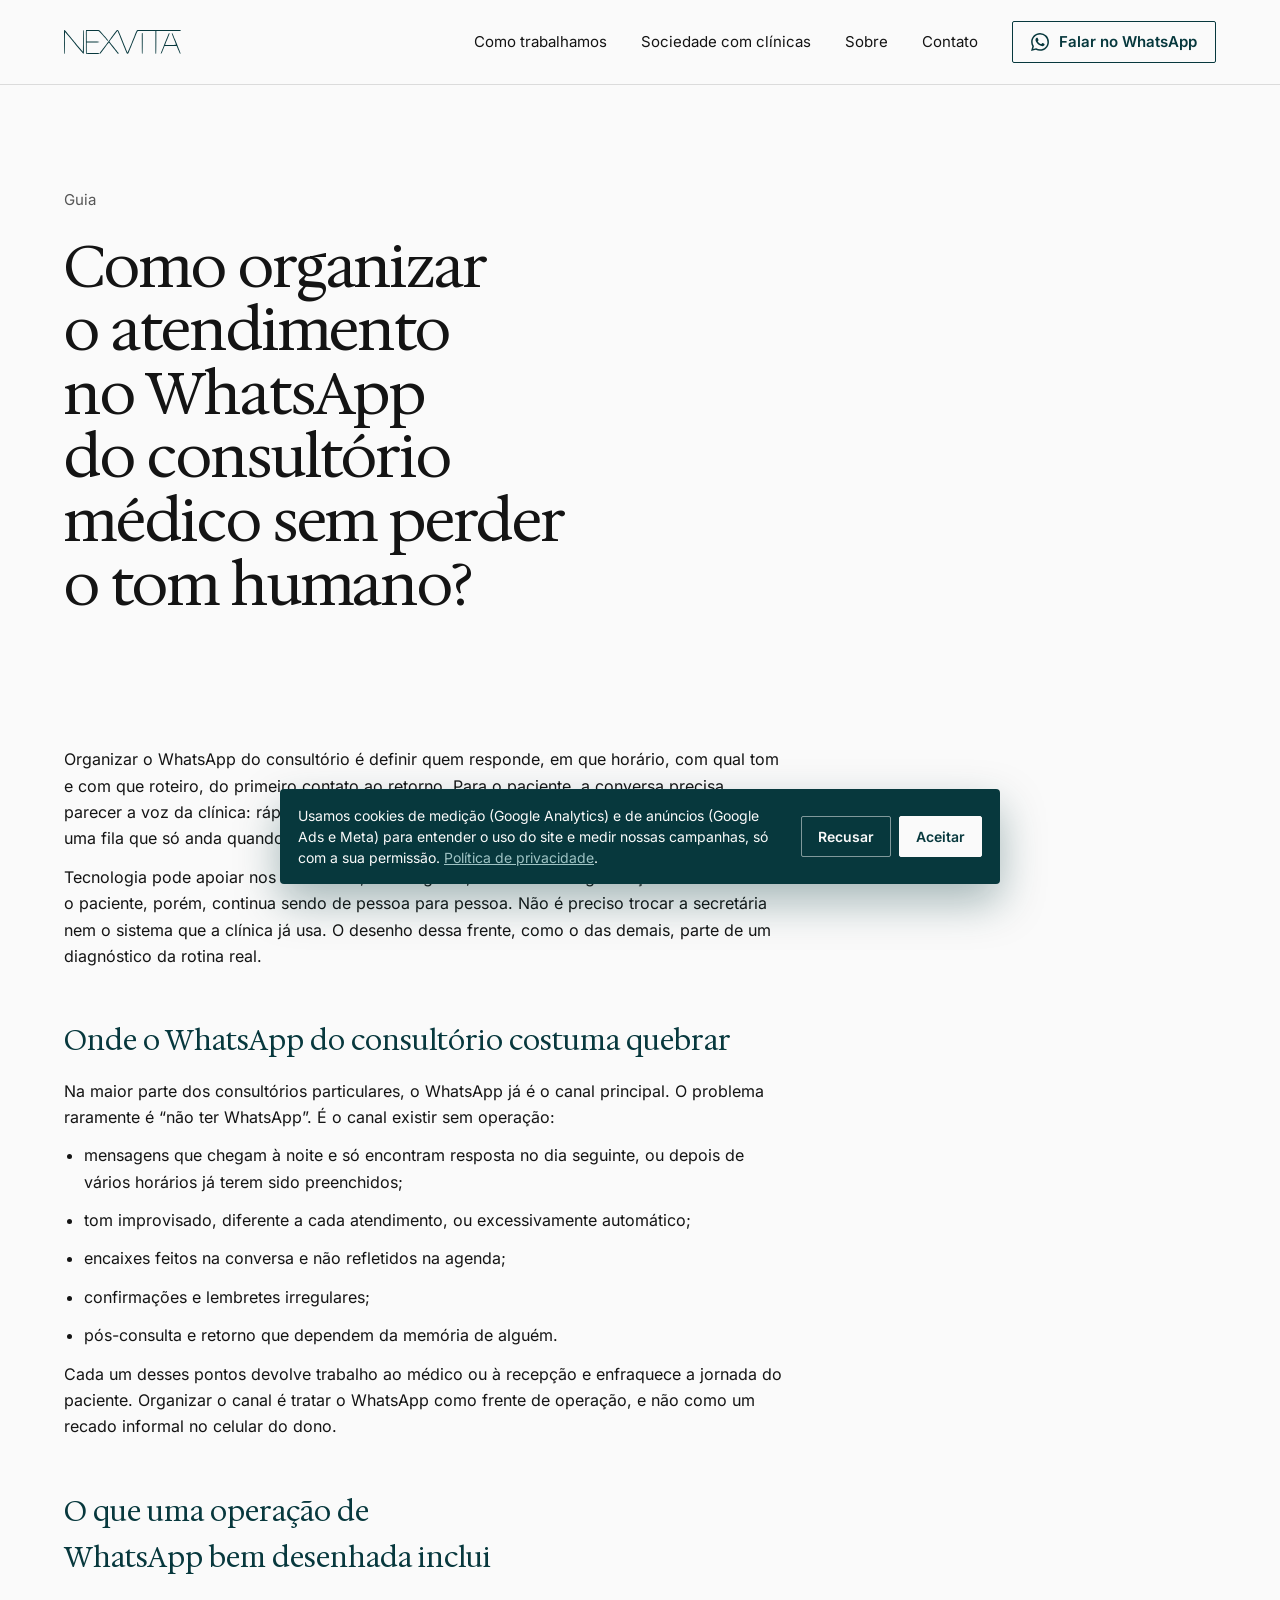
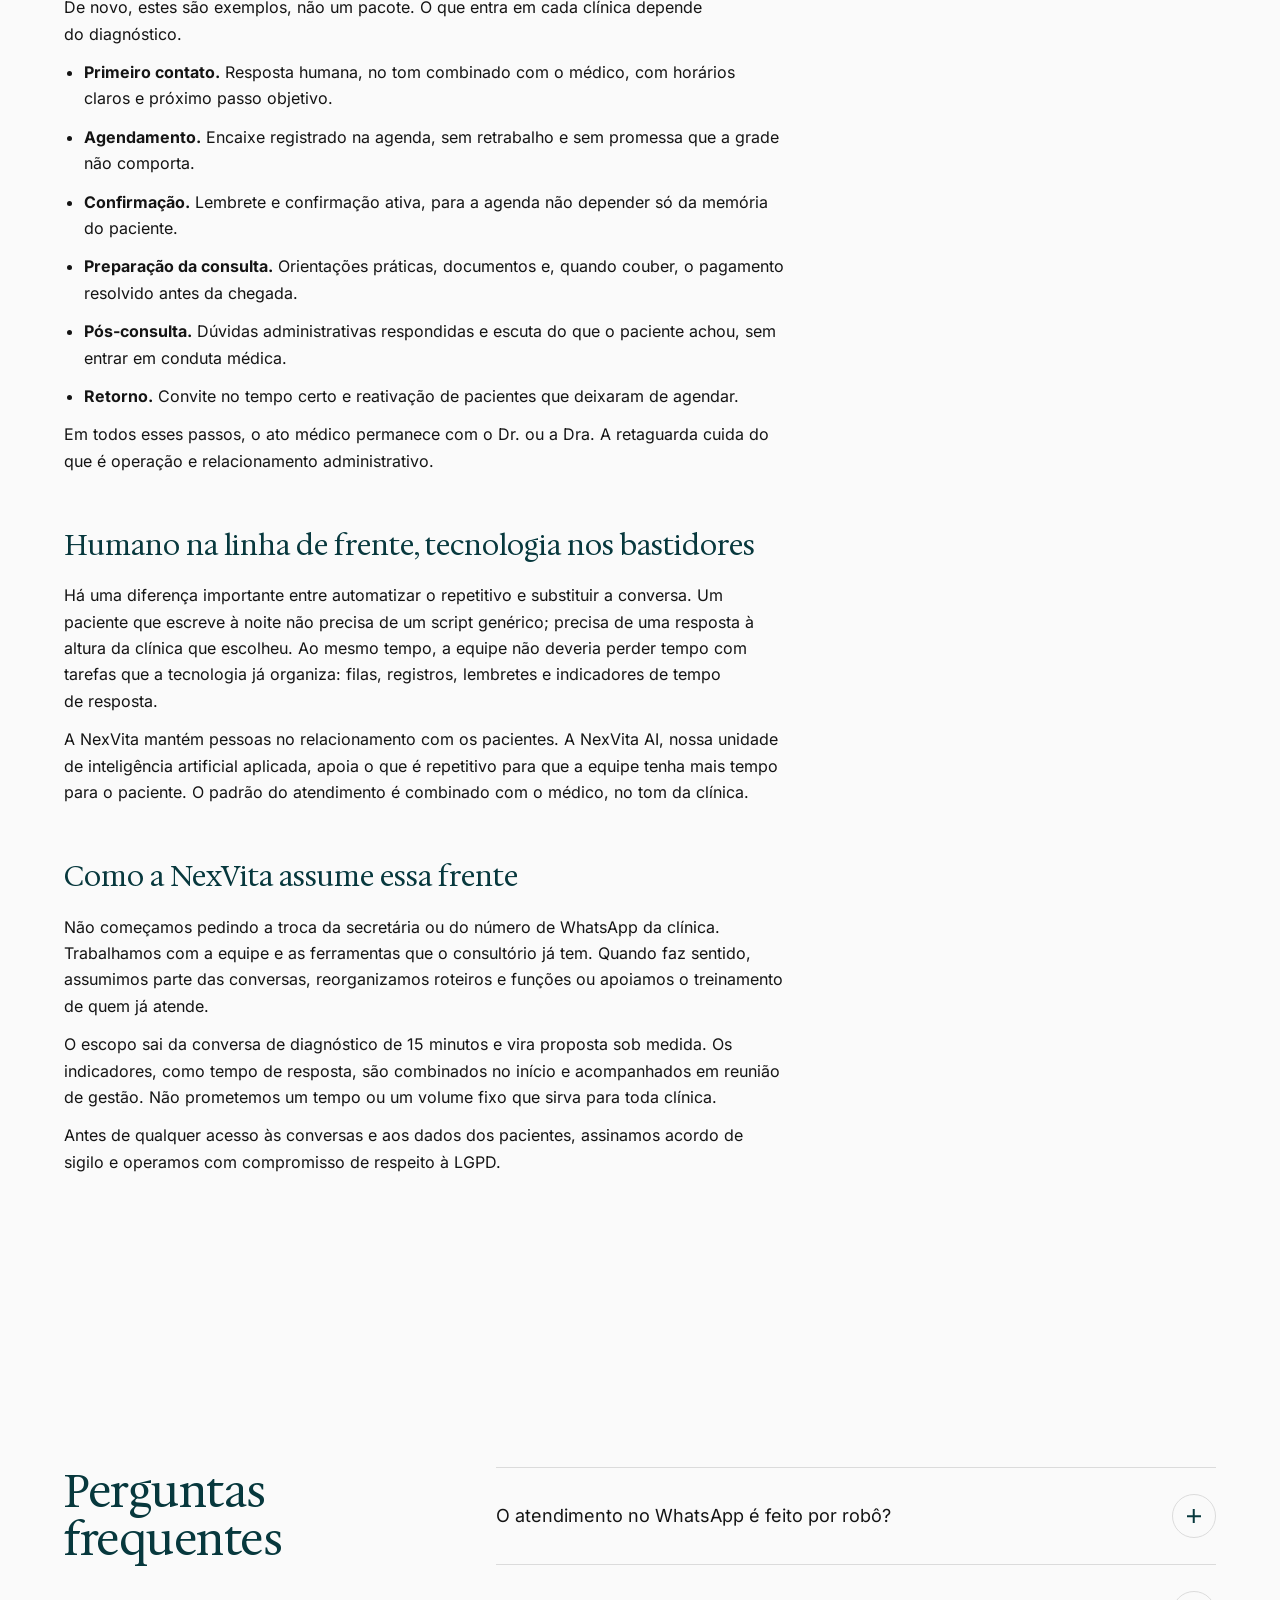
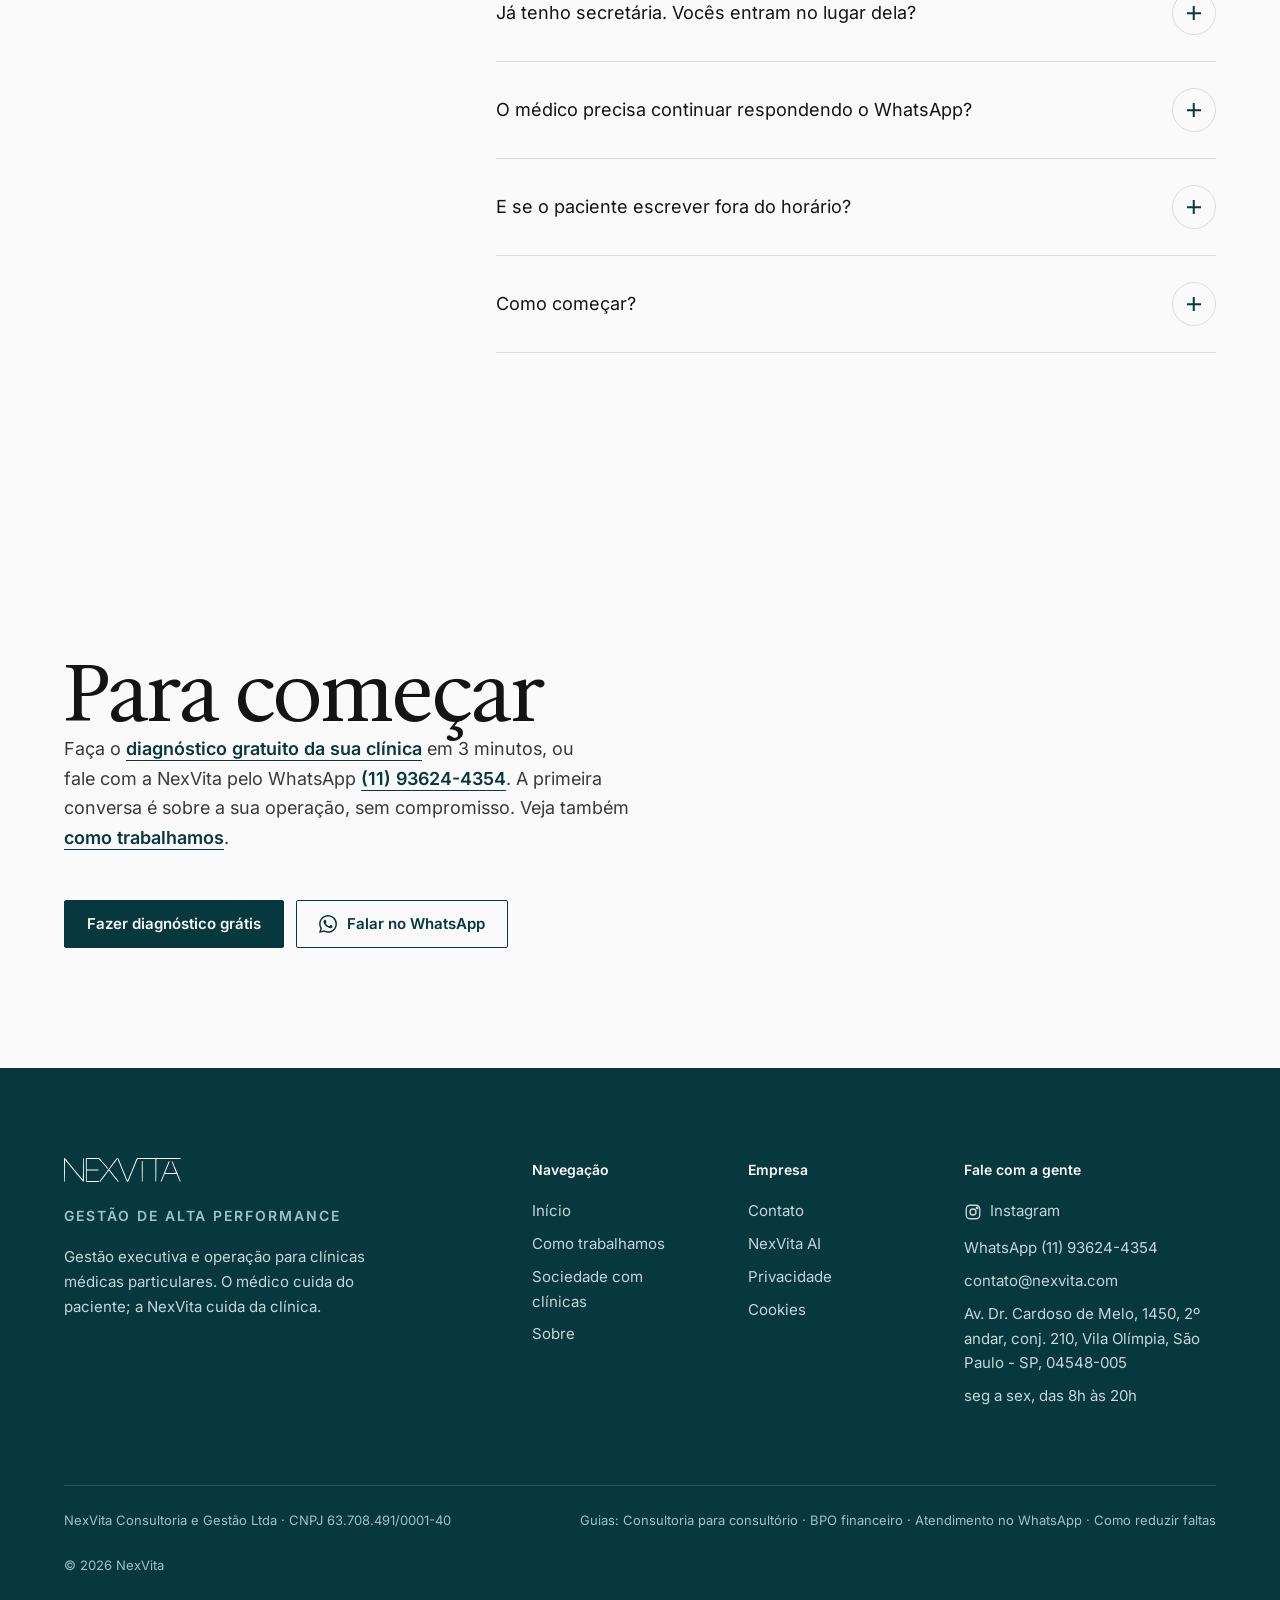
<file: atendimento-whatsapp-consultorio-medico/index.html>
<!doctype html>
<html lang="pt-BR">
<head>
<meta charset="utf-8">
<meta name="viewport" content="width=device-width,initial-scale=1,viewport-fit=cover">
<title>Atendimento no WhatsApp do consultório | NexVita</title>
<meta name="description" content="Como organizar o WhatsApp do consultório médico com resposta humana, no tom da clínica, sem trocar a equipe nem os sistemas que você já usa.">
<link rel="canonical" href="https://www.nexvita.com/atendimento-whatsapp-consultorio-medico/">
<meta property="og:type" content="website">
<meta property="og:locale" content="pt_BR">
<meta property="og:site_name" content="NexVita">
<meta property="og:image" content="https://www.nexvita.com/assets/img/og-1200x630.jpg">
<meta name="twitter:card" content="summary_large_image">
<meta name="theme-color" content="#07383d">
<link rel="icon" href="/favicon.ico" sizes="48x48">
<link rel="icon" type="image/png" sizes="192x192" href="../assets/img/icone-192.png">
<link rel="apple-touch-icon" href="../assets/img/icone-512.png">
<link rel="preload" href="../assets/fonts/HedvigLettersSerif.woff2" as="font" type="font/woff2" crossorigin>
<link rel="preload" href="../assets/fonts/Inter-latin.woff2" as="font" type="font/woff2" crossorigin>
<link rel="stylesheet" href="../assets/site.css?v=20261104c">
<link rel="stylesheet" href="../assets/marca.css?v=20261104c">
<script type="application/ld+json">{"@context":"https://schema.org","@type":"Organization","name":"NexVita","legalName":"NexVita Consultoria e Gestão Ltda","url":"https://www.nexvita.com","logo":"https://www.nexvita.com/assets/img/nexvita-logo.png","email":"contato@nexvita.com","telephone":"+55 11 93624-4354","address":{"@type":"PostalAddress","addressLocality":"São Paulo","addressRegion":"SP","addressCountry":"BR"}}</script>
<script type="application/ld+json">
{
 "@context": "https://schema.org",
 "@type": "FAQPage",
 "mainEntity": [
  {
   "@type": "Question",
   "name": "O atendimento no WhatsApp é feito por robô?",
   "acceptedAnswer": {
    "@type": "Answer",
    "text": "Não. Na NexVita, pessoas conduzem o relacionamento com os pacientes. A tecnologia apoia a operação nos bastidores, sem substituir o contato humano."
   }
  },
  {
   "@type": "Question",
   "name": "Já tenho secretária. Vocês entram no lugar dela?",
   "acceptedAnswer": {
    "@type": "Answer",
    "text": "Não é uma condição, nem o objetivo inicial. Trabalhamos com quem a clínica já tem. A retaguarda pode assumir parte das mensagens, organizar o roteiro e treinar a equipe, conforme o que o diagnóstico indicar."
   }
  },
  {
   "@type": "Question",
   "name": "O médico precisa continuar respondendo o WhatsApp?",
   "acceptedAnswer": {
    "@type": "Answer",
    "text": "O Dr. ou a Dra. permanece responsável pelo que é conduta médica. O objetivo da retaguarda é que as conversas administrativas, os encaixes e as confirmações deixem de depender do celular do médico."
   }
  },
  {
   "@type": "Question",
   "name": "E se o paciente escrever fora do horário?",
   "acceptedAnswer": {
    "@type": "Answer",
    "text": "O horário de atendimento e o roteiro de resposta são combinados com a clínica. A operação existe para que a mensagem não fique sem dono, inclusive quando chega fora da consulta."
   }
  },
  {
   "@type": "Question",
   "name": "Como começar?",
   "acceptedAnswer": {
    "@type": "Answer",
    "text": "Faça o diagnóstico online em 3 minutos, com perguntas sobre agenda, faltas, faturamento e equipe, ou fale conosco para a conversa de 15 minutos. A proposta só é apresentada depois dessa leitura."
   }
  }
 ]
}
</script>
</head>
<body data-hero="light">
<a class="skip" href="#conteudo">Pular para o conteúdo</a>
<header class="top">
<div class="wrap"><nav class="nav" aria-label="Principal">
<a class="logo" href="../" aria-label="NexVita, página inicial"><img class="l-dark" src="../assets/img/nexvita-logo.svg" alt="NexVita" width="973" height="199"><img class="l-light" src="../assets/img/nexvita-logo-white.svg" alt="" width="973" height="199"></a>
<button class="burger" aria-label="Abrir menu" aria-expanded="false" aria-controls="menu"><i></i><i></i><i></i></button>
<ul class="menu" id="menu"><li><a href="../como-trabalhamos/">Como trabalhamos</a></li><li><a href="../sociedade/">Sociedade com clínicas</a></li><li><a href="../sobre/">Sobre</a></li><li><a href="../contato/">Contato</a></li><li><a class="btn ghost" href="https://wa.me/5511936244354?text=Ol%C3%A1%2C%20vim%20pelo%20site%20da%20NexVita%20e%20gostaria%20de%20conversar%20sobre%20a%20minha%20cl%C3%ADnica." target="_blank" rel="noopener"><svg class="wa" viewBox="0 0 24 24" aria-hidden="true" fill="currentColor"><path d="M17.47 14.38c-.3-.15-1.76-.87-2.03-.97-.27-.1-.47-.15-.67.15-.2.3-.77.97-.94 1.16-.17.2-.35.22-.64.08-.3-.15-1.26-.47-2.39-1.48-.88-.79-1.48-1.76-1.65-2.06-.17-.3-.02-.46.13-.6.13-.14.3-.35.45-.52.15-.17.2-.3.3-.5.1-.2.05-.37-.03-.52-.07-.15-.67-1.61-.92-2.2-.24-.58-.49-.5-.67-.51h-.57c-.2 0-.52.07-.79.37-.27.3-1.04 1.02-1.04 2.48s1.07 2.88 1.21 3.07c.15.2 2.1 3.2 5.08 4.49.71.31 1.26.49 1.7.63.71.22 1.36.19 1.87.12.57-.09 1.76-.72 2-1.41.25-.7.25-1.29.18-1.41-.08-.13-.27-.2-.57-.35M12.05 21.79h-.01a9.87 9.87 0 0 1-5.03-1.38l-.36-.21-3.74.98 1-3.65-.24-.37a9.86 9.86 0 0 1-1.51-5.26c0-5.45 4.44-9.88 9.89-9.88 2.64 0 5.12 1.03 6.99 2.9a9.83 9.83 0 0 1 2.89 6.99c0 5.45-4.44 9.88-9.89 9.88m8.41-18.3A11.82 11.82 0 0 0 12.05 0C5.5 0 .16 5.34.16 11.89c0 2.1.55 4.14 1.59 5.95L.06 24l6.3-1.65a11.88 11.88 0 0 0 5.69 1.45h.01c6.55 0 11.89-5.34 11.89-11.89 0-3.18-1.24-6.17-3.49-8.42Z"/></svg>Falar no WhatsApp</a></li></ul>
</nav></div>
</header>
<main id="conteudo">
<section class="phero">
<div class="wrap">
<span class="crumb">Guia</span>
<h1><span class="ln"><span>Como organizar o atendimento no WhatsApp do consultório médico sem perder o tom humano?</span></span></h1>
</div>
</section>
<section class="sec" style="padding-top:20px"><div class="wrap"><div class="prose">
<p>Organizar o WhatsApp do consultório é definir quem responde, em que horário, com qual tom e com que roteiro, do primeiro contato ao retorno. Para o paciente, a conversa precisa parecer a voz da clínica: rápida, clara e humana. Para o Dr. ou a Dra., precisa deixar de ser uma fila que só anda quando o médico pega o telefone.</p>
<p>Tecnologia pode apoiar nos bastidores, com registro, lembretes e organização. O vínculo com o paciente, porém, continua sendo de pessoa para pessoa. Não é preciso trocar a secretária nem o sistema que a clínica já usa. O desenho dessa frente, como o das demais, parte de um diagnóstico da rotina real.</p>
<h2>Onde o WhatsApp do consultório costuma quebrar</h2>
<p>Na maior parte dos consultórios particulares, o WhatsApp já é o canal principal. O problema raramente é “não ter WhatsApp”. É o canal existir sem operação:</p>
<ul><li>mensagens que chegam à noite e só encontram resposta no dia seguinte, ou depois de vários horários já terem sido preenchidos;</li><li>tom improvisado, diferente a cada atendimento, ou excessivamente automático;</li><li>encaixes feitos na conversa e não refletidos na agenda;</li><li>confirmações e lembretes irregulares;</li><li>pós-consulta e retorno que dependem da memória de alguém.</li></ul>
<p>Cada um desses pontos devolve trabalho ao médico ou à recepção e enfraquece a jornada do paciente. Organizar o canal é tratar o WhatsApp como frente de operação, e não como um recado informal no celular do dono.</p>
<h2>O que uma operação de WhatsApp bem desenhada inclui</h2>
<p>De novo, estes são exemplos, não um pacote. O que entra em cada clínica depende do diagnóstico.</p>
<ul><li><strong>Primeiro contato.</strong> Resposta humana, no tom combinado com o médico, com horários claros e próximo passo objetivo.</li><li><strong>Agendamento.</strong> Encaixe registrado na agenda, sem retrabalho e sem promessa que a grade não comporta.</li><li><strong>Confirmação.</strong> Lembrete e confirmação ativa, para a agenda não depender só da memória do paciente.</li><li><strong>Preparação da consulta.</strong> Orientações práticas, documentos e, quando couber, o pagamento resolvido antes da chegada.</li><li><strong>Pós-consulta.</strong> Dúvidas administrativas respondidas e escuta do que o paciente achou, sem entrar em conduta médica.</li><li><strong>Retorno.</strong> Convite no tempo certo e reativação de pacientes que deixaram de agendar.</li></ul>
<p>Em todos esses passos, o ato médico permanece com o Dr. ou a Dra. A retaguarda cuida do que é operação e relacionamento administrativo.</p>
<h2>Humano na linha de frente, tecnologia nos bastidores</h2>
<p>Há uma diferença importante entre automatizar o repetitivo e substituir a conversa. Um paciente que escreve à noite não precisa de um script genérico; precisa de uma resposta à altura da clínica que escolheu. Ao mesmo tempo, a equipe não deveria perder tempo com tarefas que a tecnologia já organiza: filas, registros, lembretes e indicadores de tempo de resposta.</p>
<p>A NexVita mantém pessoas no relacionamento com os pacientes. A NexVita AI, nossa unidade de inteligência artificial aplicada, apoia o que é repetitivo para que a equipe tenha mais tempo para o paciente. O padrão do atendimento é combinado com o médico, no tom da clínica.</p>
<h2>Como a NexVita assume essa frente</h2>
<p>Não começamos pedindo a troca da secretária ou do número de WhatsApp da clínica. Trabalhamos com a equipe e as ferramentas que o consultório já tem. Quando faz sentido, assumimos parte das conversas, reorganizamos roteiros e funções ou apoiamos o treinamento de quem já atende.</p>
<p>O escopo sai da conversa de diagnóstico de 15 minutos e vira proposta sob medida. Os indicadores, como tempo de resposta, são combinados no início e acompanhados em reunião de gestão. Não prometemos um tempo ou um volume fixo que sirva para toda clínica.</p>
<p>Antes de qualquer acesso às conversas e aos dados dos pacientes, assinamos acordo de sigilo e operamos com compromisso de respeito à LGPD.</p>
</div></div></section>

<section class="sec"><div class="wrap split2">
<div class="stickyhead"><h2 class="h2 petro rv">Perguntas frequentes</h2></div>
<div class="faq rv"><details><summary>O atendimento no WhatsApp é feito por robô?<span class="plus" aria-hidden="true"></span></summary><p class="ans">Não. Na NexVita, pessoas conduzem o relacionamento com os pacientes. A tecnologia apoia a operação nos bastidores, sem substituir o contato humano.</p></details><details><summary>Já tenho secretária. Vocês entram no lugar dela?<span class="plus" aria-hidden="true"></span></summary><p class="ans">Não é uma condição, nem o objetivo inicial. Trabalhamos com quem a clínica já tem. A retaguarda pode assumir parte das mensagens, organizar o roteiro e treinar a equipe, conforme o que o diagnóstico indicar.</p></details><details><summary>O médico precisa continuar respondendo o WhatsApp?<span class="plus" aria-hidden="true"></span></summary><p class="ans">O Dr. ou a Dra. permanece responsável pelo que é conduta médica. O objetivo da retaguarda é que as conversas administrativas, os encaixes e as confirmações deixem de depender do celular do médico.</p></details><details><summary>E se o paciente escrever fora do horário?<span class="plus" aria-hidden="true"></span></summary><p class="ans">O horário de atendimento e o roteiro de resposta são combinados com a clínica. A operação existe para que a mensagem não fique sem dono, inclusive quando chega fora da consulta.</p></details><details><summary>Como começar?<span class="plus" aria-hidden="true"></span></summary><p class="ans">Faça o diagnóstico online em 3 minutos, com perguntas sobre agenda, faltas, faturamento e equipe, ou fale conosco para a conversa de 15 minutos. A proposta só é apresentada depois dessa leitura.</p></details></div>
</div></section>

<section class="closing"><div class="wrap"><div><h2 class="rv">Para começar</h2>
<p class="lede rv d1">Faça o <a class="textlink" href="https://diagnostico.nexvita.com/?utm_source=site&amp;utm_medium=texto_atendimento-whatsapp-consultorio-medico" data-cta="cta_diagnostico" data-placement="texto_atendimento-whatsapp-consultorio-medico">diagnóstico gratuito da sua clínica</a> em 3 minutos, ou fale com a NexVita pelo WhatsApp <a class="textlink" href="https://wa.me/5511936244354?text=Ol%C3%A1%2C%20vim%20pelo%20site%20da%20NexVita%20e%20gostaria%20de%20conversar%20sobre%20a%20minha%20cl%C3%ADnica." target="_blank" rel="noopener">(11) 93624-4354</a>. A primeira conversa é sobre a sua operação, sem compromisso. Veja também <a class="textlink" href="../como-trabalhamos/">como trabalhamos</a>.</p>
<div class="ctas rv d1"><a class="btn solid" href="https://diagnostico.nexvita.com/?utm_source=site&utm_medium=secao_diagnostico_atendimento-whatsapp-consultorio-medico" data-cta="cta_diagnostico" data-placement="secao_diagnostico_atendimento-whatsapp-consultorio-medico">Fazer diagnóstico grátis</a><a class="btn ghost" href="https://wa.me/5511936244354?text=Ol%C3%A1%2C%20vim%20pelo%20site%20da%20NexVita%20e%20gostaria%20de%20conversar%20sobre%20a%20minha%20cl%C3%ADnica." target="_blank" rel="noopener"><svg class="wa" viewBox="0 0 24 24" aria-hidden="true" fill="currentColor"><path d="M17.47 14.38c-.3-.15-1.76-.87-2.03-.97-.27-.1-.47-.15-.67.15-.2.3-.77.97-.94 1.16-.17.2-.35.22-.64.08-.3-.15-1.26-.47-2.39-1.48-.88-.79-1.48-1.76-1.65-2.06-.17-.3-.02-.46.13-.6.13-.14.3-.35.45-.52.15-.17.2-.3.3-.5.1-.2.05-.37-.03-.52-.07-.15-.67-1.61-.92-2.2-.24-.58-.49-.5-.67-.51h-.57c-.2 0-.52.07-.79.37-.27.3-1.04 1.02-1.04 2.48s1.07 2.88 1.21 3.07c.15.2 2.1 3.2 5.08 4.49.71.31 1.26.49 1.7.63.71.22 1.36.19 1.87.12.57-.09 1.76-.72 2-1.41.25-.7.25-1.29.18-1.41-.08-.13-.27-.2-.57-.35M12.05 21.79h-.01a9.87 9.87 0 0 1-5.03-1.38l-.36-.21-3.74.98 1-3.65-.24-.37a9.86 9.86 0 0 1-1.51-5.26c0-5.45 4.44-9.88 9.89-9.88 2.64 0 5.12 1.03 6.99 2.9a9.83 9.83 0 0 1 2.89 6.99c0 5.45-4.44 9.88-9.89 9.88m8.41-18.3A11.82 11.82 0 0 0 12.05 0C5.5 0 .16 5.34.16 11.89c0 2.1.55 4.14 1.59 5.95L.06 24l6.3-1.65a11.88 11.88 0 0 0 5.69 1.45h.01c6.55 0 11.89-5.34 11.89-11.89 0-3.18-1.24-6.17-3.49-8.42Z"/></svg>Falar no WhatsApp</a></div></div></div></section>
</main>
<footer class="foot">
<div class="wrap">
<div class="grid">
<div class="brand"><img src="../assets/img/nexvita-logo-white.svg" alt="NexVita" width="973" height="199"><p class="eyebrow" style="color:var(--agua);margin-top:14px">Gestão de Alta Performance</p><p>Gestão executiva e operação para clínicas médicas particulares. O médico cuida do paciente; a NexVita cuida da clínica.</p></div>
<div><h4>Navegação</h4><ul><li><a href="../">Início</a></li><li><a href="../como-trabalhamos/">Como trabalhamos</a></li><li><a href="../sociedade/">Sociedade com clínicas</a></li><li><a href="../sobre/">Sobre</a></li></ul></div>
<div><h4>Empresa</h4><ul><li><a href="../contato/">Contato</a></li><li><a href="https://nexvita.ai">NexVita AI</a></li><li><a href="../privacidade/">Privacidade</a></li><li><a href="#" data-cookies>Cookies</a></li></ul></div>
<div><h4>Fale com a gente</h4><ul><li><a class="ig" href="https://www.instagram.com/nexvita.ai/" target="_blank" rel="noopener" aria-label="Instagram da NexVita"><svg viewBox="0 0 24 24" aria-hidden="true" fill="none" stroke="currentColor" stroke-width="1.8"><rect x="3" y="3" width="18" height="18" rx="5"/><circle cx="12" cy="12" r="4"/><circle cx="17.5" cy="6.5" r="1" fill="currentColor"/></svg>Instagram</a></li><li><a href="https://wa.me/5511936244354?text=Ol%C3%A1%2C%20vim%20pelo%20site%20da%20NexVita%20e%20gostaria%20de%20conversar%20sobre%20a%20minha%20cl%C3%ADnica." target="_blank" rel="noopener">WhatsApp (11) 93624-4354</a></li><li><a href="mailto:contato@nexvita.com">contato@nexvita.com</a></li><li>Av. Dr. Cardoso de Melo, 1450, 2º andar, conj. 210, Vila Olímpia, São Paulo - SP, 04548-005</li><li>seg a sex, das 8h às 20h</li></ul></div>
</div>
<div class="legal"><span>NexVita Consultoria e Gestão Ltda · CNPJ 63.708.491/0001-40</span><span>Guias: <a href="/consultoria-para-consultorio-medico/">Consultoria para consultório</a> · <a href="/bpo-financeiro-para-clinica-medica/">BPO financeiro</a> · <a href="/atendimento-whatsapp-consultorio-medico/">Atendimento no WhatsApp</a> · <a href="/como-reduzir-faltas-consultorio-medico/">Como reduzir faltas</a></span><span>© 2026 NexVita</span></div>
</div>
</footer>
<a class="wa-float" href="https://wa.me/5511936244354?text=Ol%C3%A1%2C%20vim%20pelo%20site%20da%20NexVita%20e%20gostaria%20de%20conversar%20sobre%20a%20minha%20cl%C3%ADnica." target="_blank" rel="noopener" aria-label="Falar no WhatsApp"><svg class="wa" viewBox="0 0 24 24" aria-hidden="true" fill="currentColor"><path d="M17.47 14.38c-.3-.15-1.76-.87-2.03-.97-.27-.1-.47-.15-.67.15-.2.3-.77.97-.94 1.16-.17.2-.35.22-.64.08-.3-.15-1.26-.47-2.39-1.48-.88-.79-1.48-1.76-1.65-2.06-.17-.3-.02-.46.13-.6.13-.14.3-.35.45-.52.15-.17.2-.3.3-.5.1-.2.05-.37-.03-.52-.07-.15-.67-1.61-.92-2.2-.24-.58-.49-.5-.67-.51h-.57c-.2 0-.52.07-.79.37-.27.3-1.04 1.02-1.04 2.48s1.07 2.88 1.21 3.07c.15.2 2.1 3.2 5.08 4.49.71.31 1.26.49 1.7.63.71.22 1.36.19 1.87.12.57-.09 1.76-.72 2-1.41.25-.7.25-1.29.18-1.41-.08-.13-.27-.2-.57-.35M12.05 21.79h-.01a9.87 9.87 0 0 1-5.03-1.38l-.36-.21-3.74.98 1-3.65-.24-.37a9.86 9.86 0 0 1-1.51-5.26c0-5.45 4.44-9.88 9.89-9.88 2.64 0 5.12 1.03 6.99 2.9a9.83 9.83 0 0 1 2.89 6.99c0 5.45-4.44 9.88-9.89 9.88m8.41-18.3A11.82 11.82 0 0 0 12.05 0C5.5 0 .16 5.34.16 11.89c0 2.1.55 4.14 1.59 5.95L.06 24l6.3-1.65a11.88 11.88 0 0 0 5.69 1.45h.01c6.55 0 11.89-5.34 11.89-11.89 0-3.18-1.24-6.17-3.49-8.42Z"/></svg></a>
<script src="../assets/site.js?v=20261104c" defer></script>
<script src="../assets/consent.js?v=20261104c" defer></script>
<div class="mbar"><a class="btn solid" href="https://diagnostico.nexvita.com/?utm_source=site&utm_medium=mbar_atendimento-whatsapp-consultorio-medico" data-cta="cta_diagnostico" data-placement="mbar_atendimento-whatsapp-consultorio-medico">Fazer diagnóstico grátis</a><a class="btn ghost" href="https://wa.me/5511936244354?text=Ol%C3%A1%2C%20vim%20pelo%20site%20da%20NexVita%20e%20gostaria%20de%20conversar%20sobre%20a%20minha%20cl%C3%ADnica." target="_blank" rel="noopener" aria-label="WhatsApp da NexVita">WhatsApp</a></div>
</body>
</html>
</file>
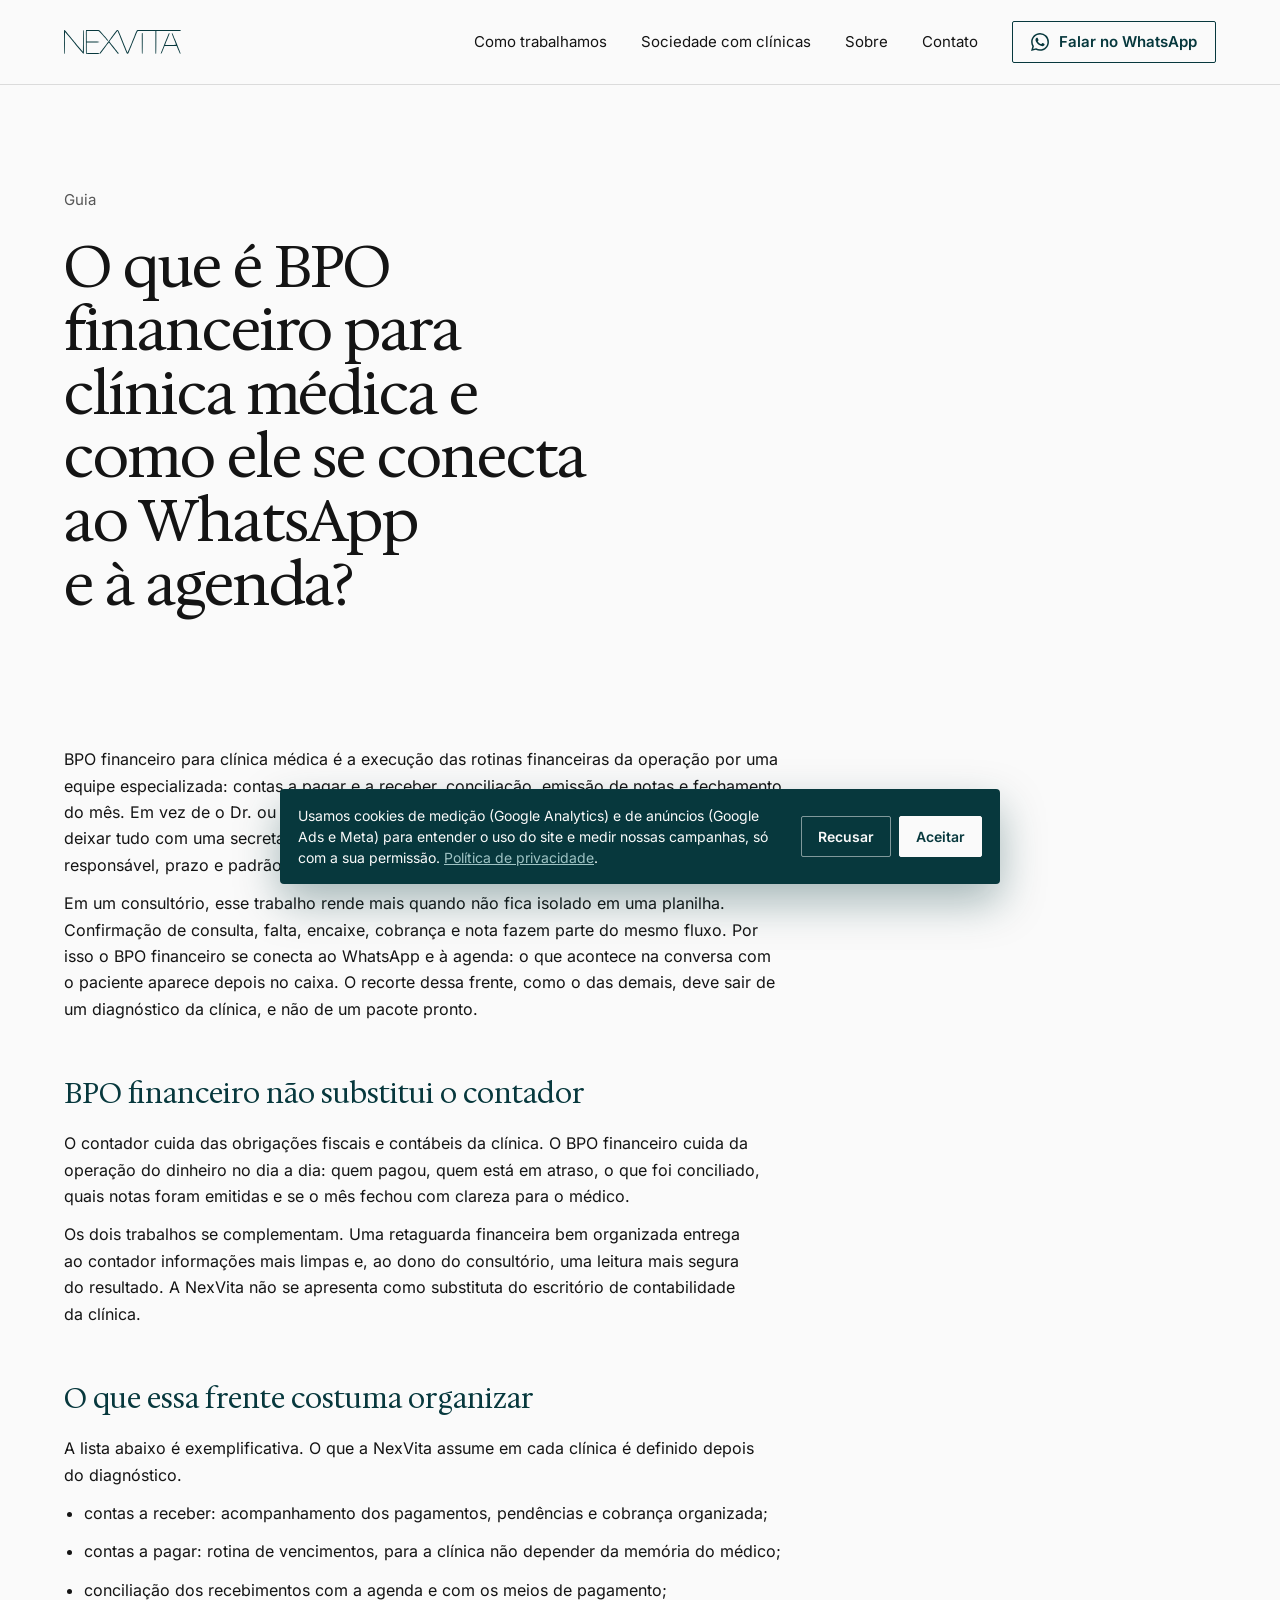
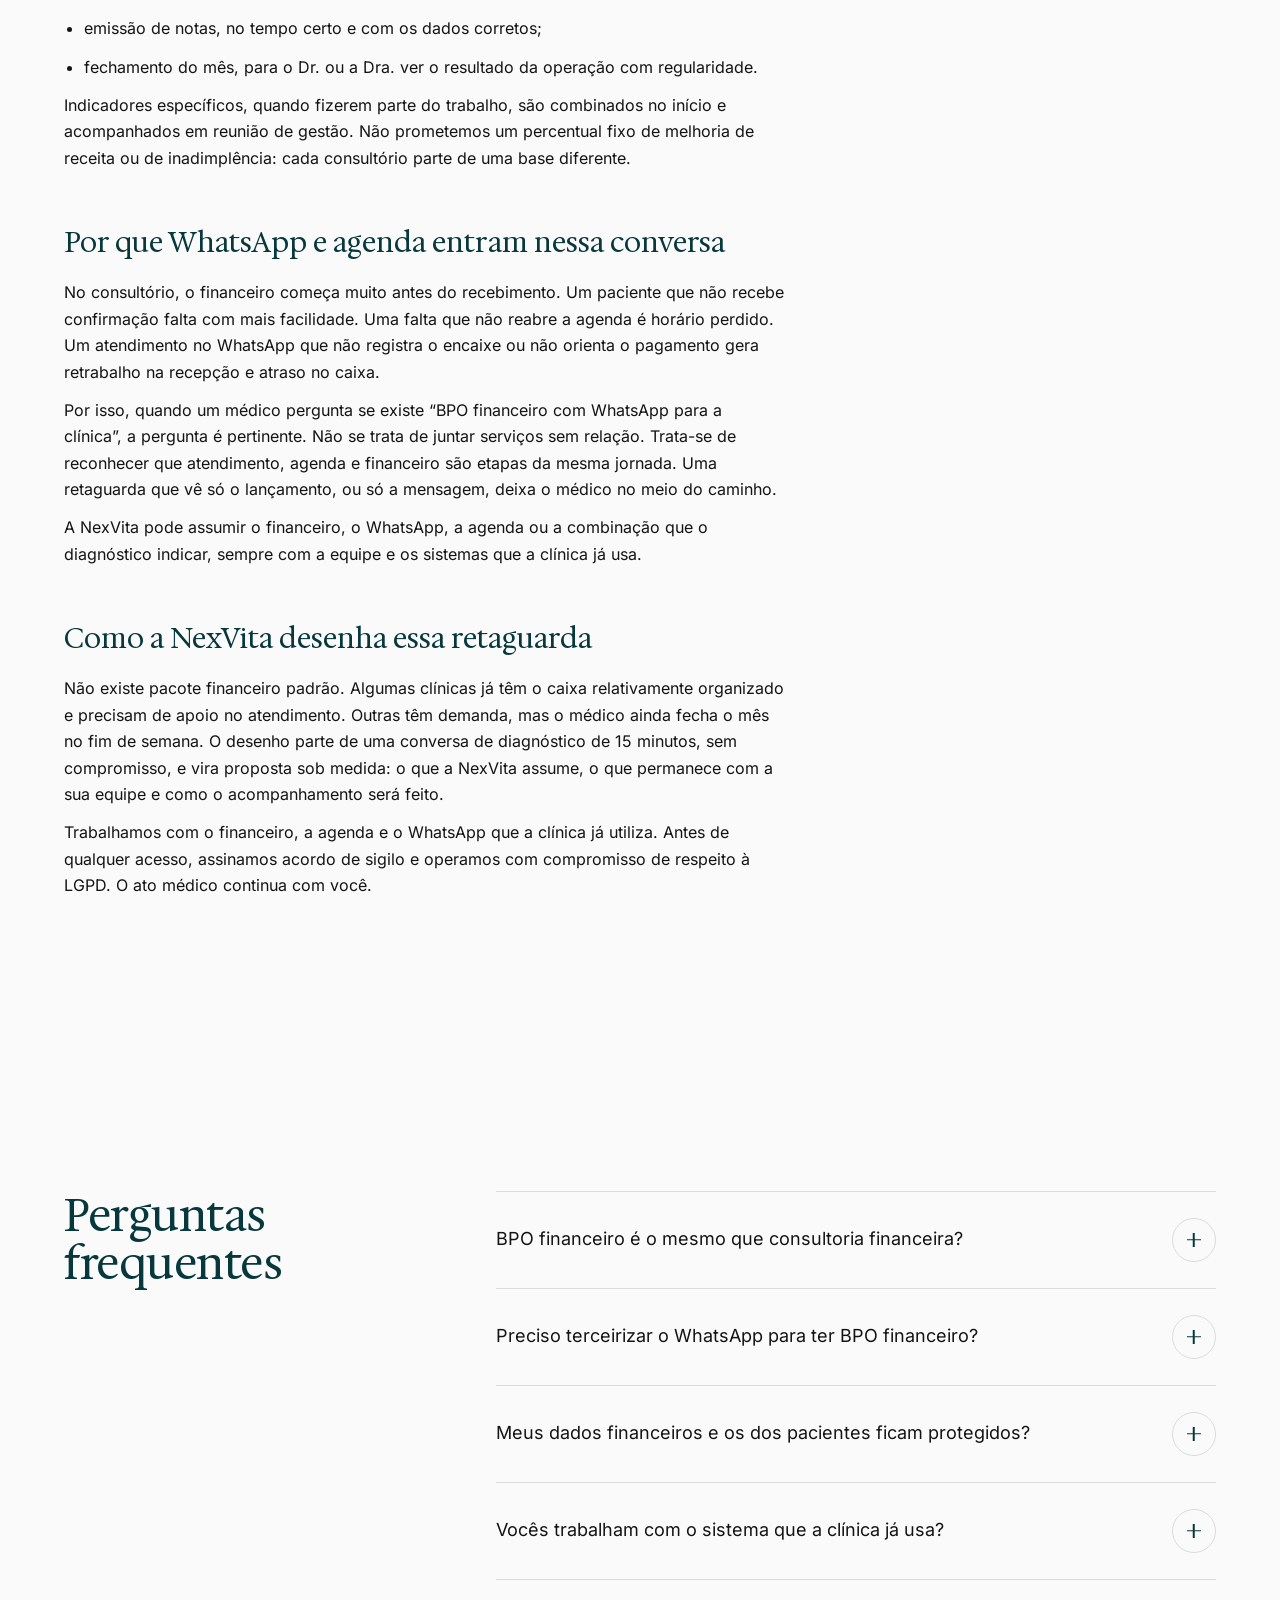
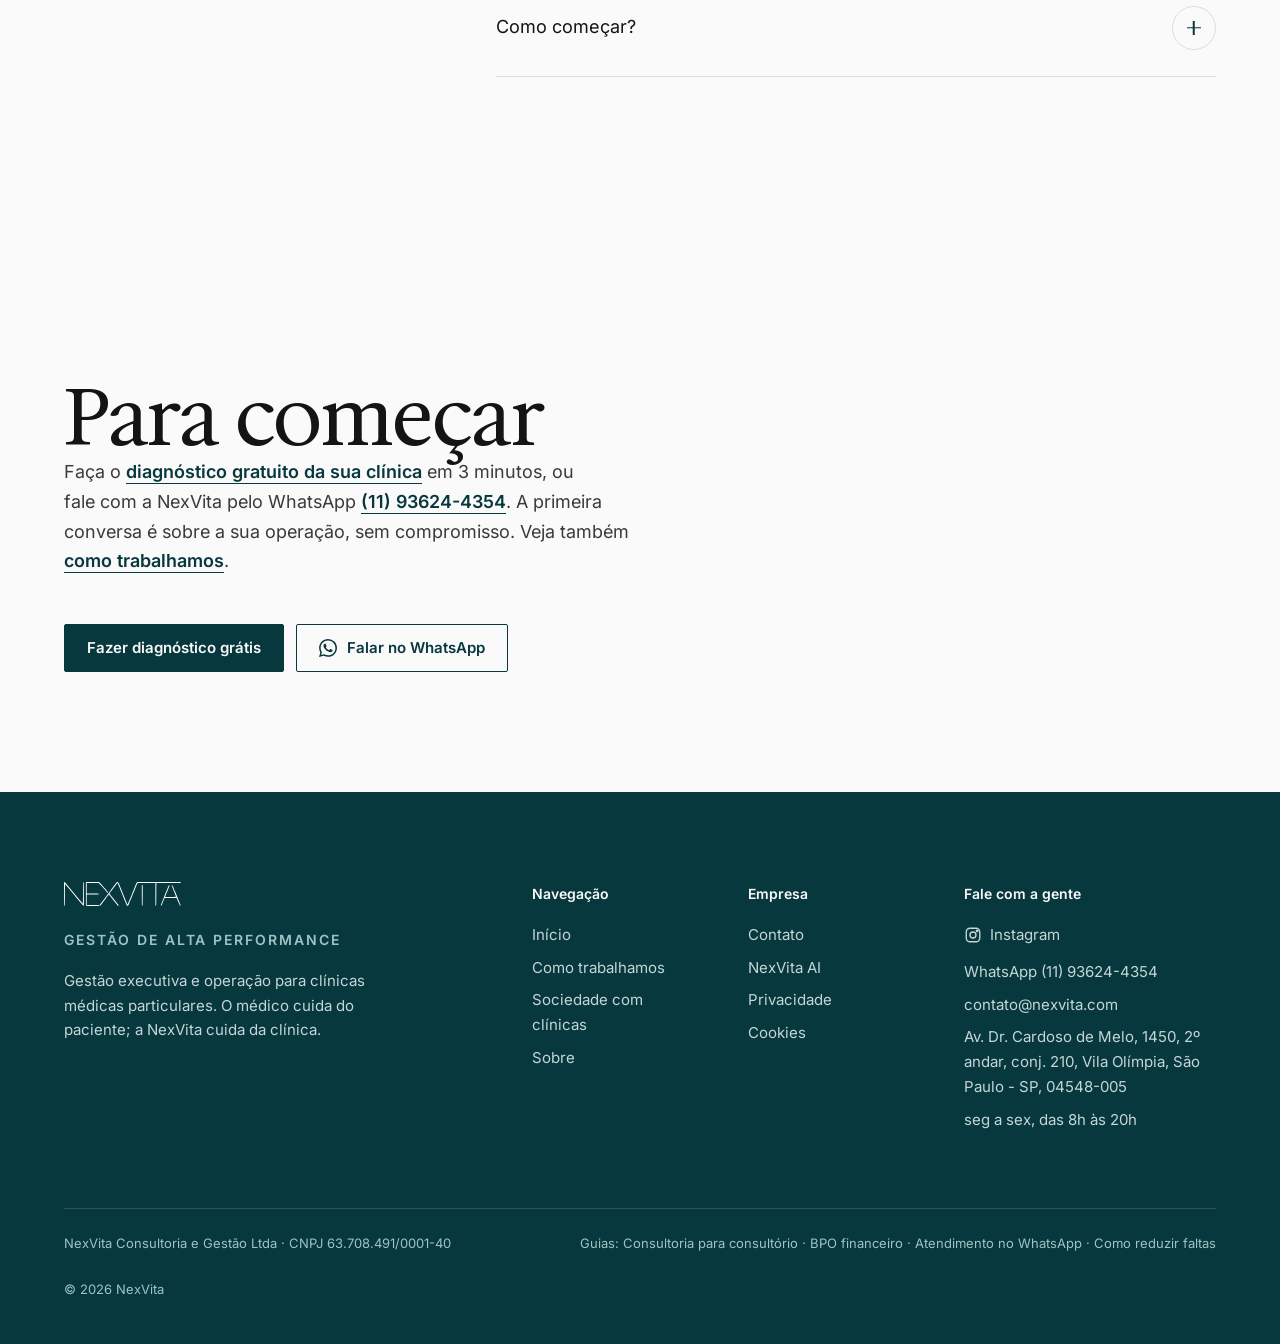
<file: bpo-financeiro-para-clinica-medica/index.html>
<!doctype html>
<html lang="pt-BR">
<head>
<meta charset="utf-8">
<meta name="viewport" content="width=device-width,initial-scale=1,viewport-fit=cover">
<title>BPO financeiro para clínica médica | NexVita</title>
<meta name="description" content="O que é BPO financeiro para clínica médica, como ele se conecta ao WhatsApp e à agenda, e como a NexVita organiza essa frente a partir do diagnóstico.">
<link rel="canonical" href="https://www.nexvita.com/bpo-financeiro-para-clinica-medica/">
<meta property="og:type" content="website">
<meta property="og:locale" content="pt_BR">
<meta property="og:site_name" content="NexVita">
<meta property="og:image" content="https://www.nexvita.com/assets/img/og-1200x630.jpg">
<meta name="twitter:card" content="summary_large_image">
<meta name="theme-color" content="#07383d">
<link rel="icon" href="/favicon.ico" sizes="48x48">
<link rel="icon" type="image/png" sizes="192x192" href="../assets/img/icone-192.png">
<link rel="apple-touch-icon" href="../assets/img/icone-512.png">
<link rel="preload" href="../assets/fonts/HedvigLettersSerif.woff2" as="font" type="font/woff2" crossorigin>
<link rel="preload" href="../assets/fonts/Inter-latin.woff2" as="font" type="font/woff2" crossorigin>
<link rel="stylesheet" href="../assets/site.css?v=20261104c">
<link rel="stylesheet" href="../assets/marca.css?v=20261104c">
<script type="application/ld+json">{"@context":"https://schema.org","@type":"Organization","name":"NexVita","legalName":"NexVita Consultoria e Gestão Ltda","url":"https://www.nexvita.com","logo":"https://www.nexvita.com/assets/img/nexvita-logo.png","email":"contato@nexvita.com","telephone":"+55 11 93624-4354","address":{"@type":"PostalAddress","addressLocality":"São Paulo","addressRegion":"SP","addressCountry":"BR"}}</script>
<script type="application/ld+json">
{
 "@context": "https://schema.org",
 "@type": "FAQPage",
 "mainEntity": [
  {
   "@type": "Question",
   "name": "BPO financeiro é o mesmo que consultoria financeira?",
   "acceptedAnswer": {
    "@type": "Answer",
    "text": "Não exatamente. Consultoria pode se limitar a recomendar. BPO, no sentido em que usamos aqui, é execução das rotinas: pagar, receber, conciliar, emitir nota e fechar o mês, com o médico acompanhando os números. A NexVita une diagnóstico, estruturação e operação nas frentes combinadas."
   }
  },
  {
   "@type": "Question",
   "name": "Preciso terceirizar o WhatsApp para ter BPO financeiro?",
   "acceptedAnswer": {
    "@type": "Answer",
    "text": "Não. O escopo sai do diagnóstico. Há clínicas em que a prioridade é o financeiro; outras, o atendimento; outras, os dois. A conexão entre as frentes importa, mas nenhuma delas é obrigatória para começar."
   }
  },
  {
   "@type": "Question",
   "name": "Meus dados financeiros e os dos pacientes ficam protegidos?",
   "acceptedAnswer": {
    "@type": "Answer",
    "text": "Sim. Assinamos acordo de sigilo antes de qualquer acesso e tratamos os dados com acesso mínimo ao que cada função exige, com compromisso de respeito à LGPD."
   }
  },
  {
   "@type": "Question",
   "name": "Vocês trabalham com o sistema que a clínica já usa?",
   "acceptedAnswer": {
    "@type": "Answer",
    "text": "Sim. Entramos nas ferramentas de agenda, prontuário, WhatsApp e financeiro que o consultório já tem. Só sugerimos mudar um sistema quando ele impede a operação de funcionar."
   }
  },
  {
   "@type": "Question",
   "name": "Como começar?",
   "acceptedAnswer": {
    "@type": "Answer",
    "text": "Faça o diagnóstico online em 3 minutos ou agende a conversa de 15 minutos. Depois dessa leitura, apresentamos uma proposta sob medida, sem tabela única e sem pacote pronto."
   }
  }
 ]
}
</script>
</head>
<body data-hero="light">
<a class="skip" href="#conteudo">Pular para o conteúdo</a>
<header class="top">
<div class="wrap"><nav class="nav" aria-label="Principal">
<a class="logo" href="../" aria-label="NexVita, página inicial"><img class="l-dark" src="../assets/img/nexvita-logo.svg" alt="NexVita" width="973" height="199"><img class="l-light" src="../assets/img/nexvita-logo-white.svg" alt="" width="973" height="199"></a>
<button class="burger" aria-label="Abrir menu" aria-expanded="false" aria-controls="menu"><i></i><i></i><i></i></button>
<ul class="menu" id="menu"><li><a href="../como-trabalhamos/">Como trabalhamos</a></li><li><a href="../sociedade/">Sociedade com clínicas</a></li><li><a href="../sobre/">Sobre</a></li><li><a href="../contato/">Contato</a></li><li><a class="btn ghost" href="https://wa.me/5511936244354?text=Ol%C3%A1%2C%20vim%20pelo%20site%20da%20NexVita%20e%20gostaria%20de%20conversar%20sobre%20a%20minha%20cl%C3%ADnica." target="_blank" rel="noopener"><svg class="wa" viewBox="0 0 24 24" aria-hidden="true" fill="currentColor"><path d="M17.47 14.38c-.3-.15-1.76-.87-2.03-.97-.27-.1-.47-.15-.67.15-.2.3-.77.97-.94 1.16-.17.2-.35.22-.64.08-.3-.15-1.26-.47-2.39-1.48-.88-.79-1.48-1.76-1.65-2.06-.17-.3-.02-.46.13-.6.13-.14.3-.35.45-.52.15-.17.2-.3.3-.5.1-.2.05-.37-.03-.52-.07-.15-.67-1.61-.92-2.2-.24-.58-.49-.5-.67-.51h-.57c-.2 0-.52.07-.79.37-.27.3-1.04 1.02-1.04 2.48s1.07 2.88 1.21 3.07c.15.2 2.1 3.2 5.08 4.49.71.31 1.26.49 1.7.63.71.22 1.36.19 1.87.12.57-.09 1.76-.72 2-1.41.25-.7.25-1.29.18-1.41-.08-.13-.27-.2-.57-.35M12.05 21.79h-.01a9.87 9.87 0 0 1-5.03-1.38l-.36-.21-3.74.98 1-3.65-.24-.37a9.86 9.86 0 0 1-1.51-5.26c0-5.45 4.44-9.88 9.89-9.88 2.64 0 5.12 1.03 6.99 2.9a9.83 9.83 0 0 1 2.89 6.99c0 5.45-4.44 9.88-9.89 9.88m8.41-18.3A11.82 11.82 0 0 0 12.05 0C5.5 0 .16 5.34.16 11.89c0 2.1.55 4.14 1.59 5.95L.06 24l6.3-1.65a11.88 11.88 0 0 0 5.69 1.45h.01c6.55 0 11.89-5.34 11.89-11.89 0-3.18-1.24-6.17-3.49-8.42Z"/></svg>Falar no WhatsApp</a></li></ul>
</nav></div>
</header>
<main id="conteudo">
<section class="phero">
<div class="wrap">
<span class="crumb">Guia</span>
<h1><span class="ln"><span>O que é BPO financeiro para clínica médica e como ele se conecta ao WhatsApp e à agenda?</span></span></h1>
</div>
</section>
<section class="sec" style="padding-top:20px"><div class="wrap"><div class="prose">
<p>BPO financeiro para clínica médica é a execução das rotinas financeiras da operação por uma equipe especializada: contas a pagar e a receber, conciliação, emissão de notas e fechamento do mês. Em vez de o Dr. ou a Dra. concentrar esses lançamentos no fim do expediente, ou deixar tudo com uma secretária já ocupada da recepção, a rotina financeira ganha responsável, prazo e padrão.</p>
<p>Em um consultório, esse trabalho rende mais quando não fica isolado em uma planilha. Confirmação de consulta, falta, encaixe, cobrança e nota fazem parte do mesmo fluxo. Por isso o BPO financeiro se conecta ao WhatsApp e à agenda: o que acontece na conversa com o paciente aparece depois no caixa. O recorte dessa frente, como o das demais, deve sair de um diagnóstico da clínica, e não de um pacote pronto.</p>
<h2>BPO financeiro não substitui o contador</h2>
<p>O contador cuida das obrigações fiscais e contábeis da clínica. O BPO financeiro cuida da operação do dinheiro no dia a dia: quem pagou, quem está em atraso, o que foi conciliado, quais notas foram emitidas e se o mês fechou com clareza para o médico.</p>
<p>Os dois trabalhos se complementam. Uma retaguarda financeira bem organizada entrega ao contador informações mais limpas e, ao dono do consultório, uma leitura mais segura do resultado. A NexVita não se apresenta como substituta do escritório de contabilidade da clínica.</p>
<h2>O que essa frente costuma organizar</h2>
<p>A lista abaixo é exemplificativa. O que a NexVita assume em cada clínica é definido depois do diagnóstico.</p>
<ul><li>contas a receber: acompanhamento dos pagamentos, pendências e cobrança organizada;</li><li>contas a pagar: rotina de vencimentos, para a clínica não depender da memória do médico;</li><li>conciliação dos recebimentos com a agenda e com os meios de pagamento;</li><li>emissão de notas, no tempo certo e com os dados corretos;</li><li>fechamento do mês, para o Dr. ou a Dra. ver o resultado da operação com regularidade.</li></ul>
<p>Indicadores específicos, quando fizerem parte do trabalho, são combinados no início e acompanhados em reunião de gestão. Não prometemos um percentual fixo de melhoria de receita ou de inadimplência: cada consultório parte de uma base diferente.</p>
<h2>Por que WhatsApp e agenda entram nessa conversa</h2>
<p>No consultório, o financeiro começa muito antes do recebimento. Um paciente que não recebe confirmação falta com mais facilidade. Uma falta que não reabre a agenda é horário perdido. Um atendimento no WhatsApp que não registra o encaixe ou não orienta o pagamento gera retrabalho na recepção e atraso no caixa.</p>
<p>Por isso, quando um médico pergunta se existe “BPO financeiro com WhatsApp para a clínica”, a pergunta é pertinente. Não se trata de juntar serviços sem relação. Trata-se de reconhecer que atendimento, agenda e financeiro são etapas da mesma jornada. Uma retaguarda que vê só o lançamento, ou só a mensagem, deixa o médico no meio do caminho.</p>
<p>A NexVita pode assumir o financeiro, o WhatsApp, a agenda ou a combinação que o diagnóstico indicar, sempre com a equipe e os sistemas que a clínica já usa.</p>
<h2>Como a NexVita desenha essa retaguarda</h2>
<p>Não existe pacote financeiro padrão. Algumas clínicas já têm o caixa relativamente organizado e precisam de apoio no atendimento. Outras têm demanda, mas o médico ainda fecha o mês no fim de semana. O desenho parte de uma conversa de diagnóstico de 15 minutos, sem compromisso, e vira proposta sob medida: o que a NexVita assume, o que permanece com a sua equipe e como o acompanhamento será feito.</p>
<p>Trabalhamos com o financeiro, a agenda e o WhatsApp que a clínica já utiliza. Antes de qualquer acesso, assinamos acordo de sigilo e operamos com compromisso de respeito à LGPD. O ato médico continua com você.</p>
</div></div></section>

<section class="sec"><div class="wrap split2">
<div class="stickyhead"><h2 class="h2 petro rv">Perguntas frequentes</h2></div>
<div class="faq rv"><details><summary>BPO financeiro é o mesmo que consultoria financeira?<span class="plus" aria-hidden="true"></span></summary><p class="ans">Não exatamente. Consultoria pode se limitar a recomendar. BPO, no sentido em que usamos aqui, é execução das rotinas: pagar, receber, conciliar, emitir nota e fechar o mês, com o médico acompanhando os números. A NexVita une diagnóstico, estruturação e operação nas frentes combinadas.</p></details><details><summary>Preciso terceirizar o WhatsApp para ter BPO financeiro?<span class="plus" aria-hidden="true"></span></summary><p class="ans">Não. O escopo sai do diagnóstico. Há clínicas em que a prioridade é o financeiro; outras, o atendimento; outras, os dois. A conexão entre as frentes importa, mas nenhuma delas é obrigatória para começar.</p></details><details><summary>Meus dados financeiros e os dos pacientes ficam protegidos?<span class="plus" aria-hidden="true"></span></summary><p class="ans">Sim. Assinamos acordo de sigilo antes de qualquer acesso e tratamos os dados com acesso mínimo ao que cada função exige, com compromisso de respeito à LGPD.</p></details><details><summary>Vocês trabalham com o sistema que a clínica já usa?<span class="plus" aria-hidden="true"></span></summary><p class="ans">Sim. Entramos nas ferramentas de agenda, prontuário, WhatsApp e financeiro que o consultório já tem. Só sugerimos mudar um sistema quando ele impede a operação de funcionar.</p></details><details><summary>Como começar?<span class="plus" aria-hidden="true"></span></summary><p class="ans">Faça o diagnóstico online em 3 minutos ou agende a conversa de 15 minutos. Depois dessa leitura, apresentamos uma proposta sob medida, sem tabela única e sem pacote pronto.</p></details></div>
</div></section>

<section class="closing"><div class="wrap"><div><h2 class="rv">Para começar</h2>
<p class="lede rv d1">Faça o <a class="textlink" href="https://diagnostico.nexvita.com/?utm_source=site&amp;utm_medium=texto_bpo-financeiro-para-clinica-medica" data-cta="cta_diagnostico" data-placement="texto_bpo-financeiro-para-clinica-medica">diagnóstico gratuito da sua clínica</a> em 3 minutos, ou fale com a NexVita pelo WhatsApp <a class="textlink" href="https://wa.me/5511936244354?text=Ol%C3%A1%2C%20vim%20pelo%20site%20da%20NexVita%20e%20gostaria%20de%20conversar%20sobre%20a%20minha%20cl%C3%ADnica." target="_blank" rel="noopener">(11) 93624-4354</a>. A primeira conversa é sobre a sua operação, sem compromisso. Veja também <a class="textlink" href="../como-trabalhamos/">como trabalhamos</a>.</p>
<div class="ctas rv d1"><a class="btn solid" href="https://diagnostico.nexvita.com/?utm_source=site&utm_medium=secao_diagnostico_bpo-financeiro-para-clinica-medica" data-cta="cta_diagnostico" data-placement="secao_diagnostico_bpo-financeiro-para-clinica-medica">Fazer diagnóstico grátis</a><a class="btn ghost" href="https://wa.me/5511936244354?text=Ol%C3%A1%2C%20vim%20pelo%20site%20da%20NexVita%20e%20gostaria%20de%20conversar%20sobre%20a%20minha%20cl%C3%ADnica." target="_blank" rel="noopener"><svg class="wa" viewBox="0 0 24 24" aria-hidden="true" fill="currentColor"><path d="M17.47 14.38c-.3-.15-1.76-.87-2.03-.97-.27-.1-.47-.15-.67.15-.2.3-.77.97-.94 1.16-.17.2-.35.22-.64.08-.3-.15-1.26-.47-2.39-1.48-.88-.79-1.48-1.76-1.65-2.06-.17-.3-.02-.46.13-.6.13-.14.3-.35.45-.52.15-.17.2-.3.3-.5.1-.2.05-.37-.03-.52-.07-.15-.67-1.61-.92-2.2-.24-.58-.49-.5-.67-.51h-.57c-.2 0-.52.07-.79.37-.27.3-1.04 1.02-1.04 2.48s1.07 2.88 1.21 3.07c.15.2 2.1 3.2 5.08 4.49.71.31 1.26.49 1.7.63.71.22 1.36.19 1.87.12.57-.09 1.76-.72 2-1.41.25-.7.25-1.29.18-1.41-.08-.13-.27-.2-.57-.35M12.05 21.79h-.01a9.87 9.87 0 0 1-5.03-1.38l-.36-.21-3.74.98 1-3.65-.24-.37a9.86 9.86 0 0 1-1.51-5.26c0-5.45 4.44-9.88 9.89-9.88 2.64 0 5.12 1.03 6.99 2.9a9.83 9.83 0 0 1 2.89 6.99c0 5.45-4.44 9.88-9.89 9.88m8.41-18.3A11.82 11.82 0 0 0 12.05 0C5.5 0 .16 5.34.16 11.89c0 2.1.55 4.14 1.59 5.95L.06 24l6.3-1.65a11.88 11.88 0 0 0 5.69 1.45h.01c6.55 0 11.89-5.34 11.89-11.89 0-3.18-1.24-6.17-3.49-8.42Z"/></svg>Falar no WhatsApp</a></div></div></div></section>
</main>
<footer class="foot">
<div class="wrap">
<div class="grid">
<div class="brand"><img src="../assets/img/nexvita-logo-white.svg" alt="NexVita" width="973" height="199"><p class="eyebrow" style="color:var(--agua);margin-top:14px">Gestão de Alta Performance</p><p>Gestão executiva e operação para clínicas médicas particulares. O médico cuida do paciente; a NexVita cuida da clínica.</p></div>
<div><h4>Navegação</h4><ul><li><a href="../">Início</a></li><li><a href="../como-trabalhamos/">Como trabalhamos</a></li><li><a href="../sociedade/">Sociedade com clínicas</a></li><li><a href="../sobre/">Sobre</a></li></ul></div>
<div><h4>Empresa</h4><ul><li><a href="../contato/">Contato</a></li><li><a href="https://nexvita.ai">NexVita AI</a></li><li><a href="../privacidade/">Privacidade</a></li><li><a href="#" data-cookies>Cookies</a></li></ul></div>
<div><h4>Fale com a gente</h4><ul><li><a class="ig" href="https://www.instagram.com/nexvita.ai/" target="_blank" rel="noopener" aria-label="Instagram da NexVita"><svg viewBox="0 0 24 24" aria-hidden="true" fill="none" stroke="currentColor" stroke-width="1.8"><rect x="3" y="3" width="18" height="18" rx="5"/><circle cx="12" cy="12" r="4"/><circle cx="17.5" cy="6.5" r="1" fill="currentColor"/></svg>Instagram</a></li><li><a href="https://wa.me/5511936244354?text=Ol%C3%A1%2C%20vim%20pelo%20site%20da%20NexVita%20e%20gostaria%20de%20conversar%20sobre%20a%20minha%20cl%C3%ADnica." target="_blank" rel="noopener">WhatsApp (11) 93624-4354</a></li><li><a href="mailto:contato@nexvita.com">contato@nexvita.com</a></li><li>Av. Dr. Cardoso de Melo, 1450, 2º andar, conj. 210, Vila Olímpia, São Paulo - SP, 04548-005</li><li>seg a sex, das 8h às 20h</li></ul></div>
</div>
<div class="legal"><span>NexVita Consultoria e Gestão Ltda · CNPJ 63.708.491/0001-40</span><span>Guias: <a href="/consultoria-para-consultorio-medico/">Consultoria para consultório</a> · <a href="/bpo-financeiro-para-clinica-medica/">BPO financeiro</a> · <a href="/atendimento-whatsapp-consultorio-medico/">Atendimento no WhatsApp</a> · <a href="/como-reduzir-faltas-consultorio-medico/">Como reduzir faltas</a></span><span>© 2026 NexVita</span></div>
</div>
</footer>
<a class="wa-float" href="https://wa.me/5511936244354?text=Ol%C3%A1%2C%20vim%20pelo%20site%20da%20NexVita%20e%20gostaria%20de%20conversar%20sobre%20a%20minha%20cl%C3%ADnica." target="_blank" rel="noopener" aria-label="Falar no WhatsApp"><svg class="wa" viewBox="0 0 24 24" aria-hidden="true" fill="currentColor"><path d="M17.47 14.38c-.3-.15-1.76-.87-2.03-.97-.27-.1-.47-.15-.67.15-.2.3-.77.97-.94 1.16-.17.2-.35.22-.64.08-.3-.15-1.26-.47-2.39-1.48-.88-.79-1.48-1.76-1.65-2.06-.17-.3-.02-.46.13-.6.13-.14.3-.35.45-.52.15-.17.2-.3.3-.5.1-.2.05-.37-.03-.52-.07-.15-.67-1.61-.92-2.2-.24-.58-.49-.5-.67-.51h-.57c-.2 0-.52.07-.79.37-.27.3-1.04 1.02-1.04 2.48s1.07 2.88 1.21 3.07c.15.2 2.1 3.2 5.08 4.49.71.31 1.26.49 1.7.63.71.22 1.36.19 1.87.12.57-.09 1.76-.72 2-1.41.25-.7.25-1.29.18-1.41-.08-.13-.27-.2-.57-.35M12.05 21.79h-.01a9.87 9.87 0 0 1-5.03-1.38l-.36-.21-3.74.98 1-3.65-.24-.37a9.86 9.86 0 0 1-1.51-5.26c0-5.45 4.44-9.88 9.89-9.88 2.64 0 5.12 1.03 6.99 2.9a9.83 9.83 0 0 1 2.89 6.99c0 5.45-4.44 9.88-9.89 9.88m8.41-18.3A11.82 11.82 0 0 0 12.05 0C5.5 0 .16 5.34.16 11.89c0 2.1.55 4.14 1.59 5.95L.06 24l6.3-1.65a11.88 11.88 0 0 0 5.69 1.45h.01c6.55 0 11.89-5.34 11.89-11.89 0-3.18-1.24-6.17-3.49-8.42Z"/></svg></a>
<script src="../assets/site.js?v=20261104c" defer></script>
<script src="../assets/consent.js?v=20261104c" defer></script>
<div class="mbar"><a class="btn solid" href="https://diagnostico.nexvita.com/?utm_source=site&utm_medium=mbar_bpo-financeiro-para-clinica-medica" data-cta="cta_diagnostico" data-placement="mbar_bpo-financeiro-para-clinica-medica">Fazer diagnóstico grátis</a><a class="btn ghost" href="https://wa.me/5511936244354?text=Ol%C3%A1%2C%20vim%20pelo%20site%20da%20NexVita%20e%20gostaria%20de%20conversar%20sobre%20a%20minha%20cl%C3%ADnica." target="_blank" rel="noopener" aria-label="WhatsApp da NexVita">WhatsApp</a></div>
</body>
</html>
</file>
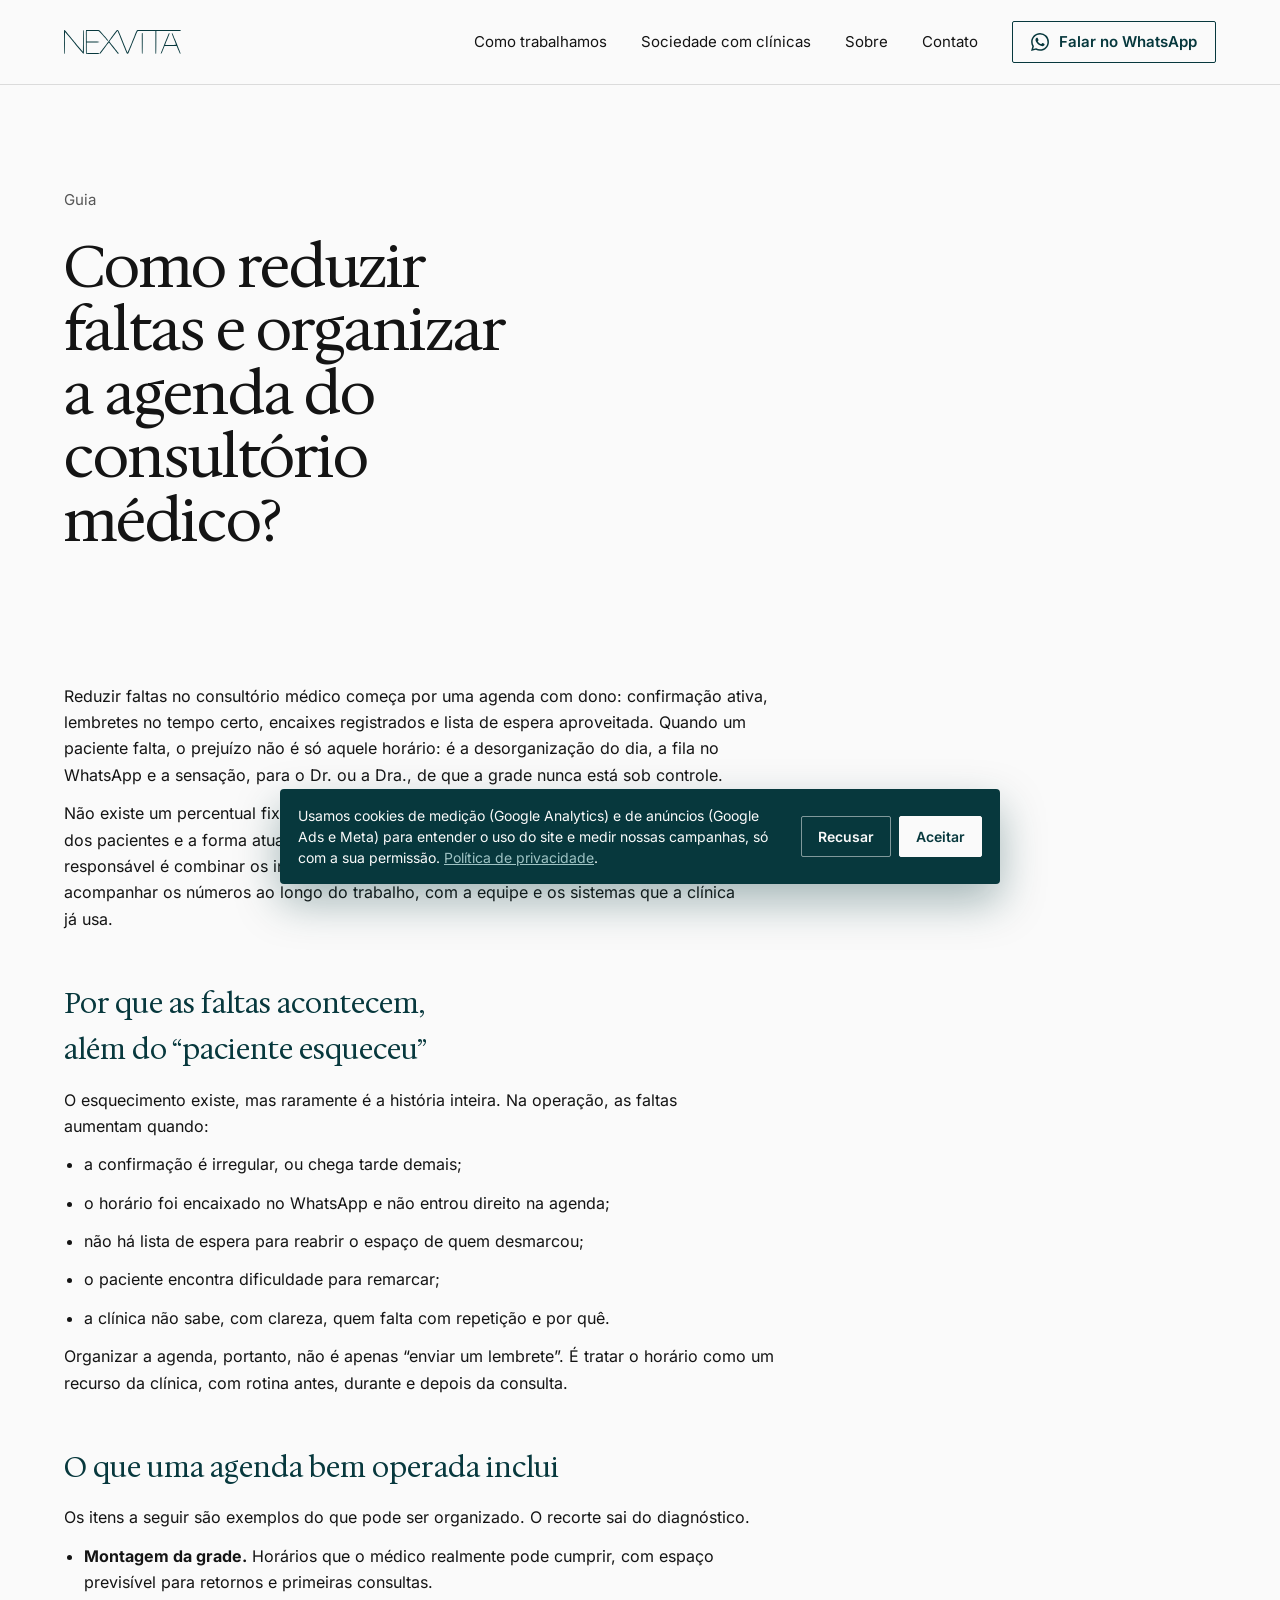
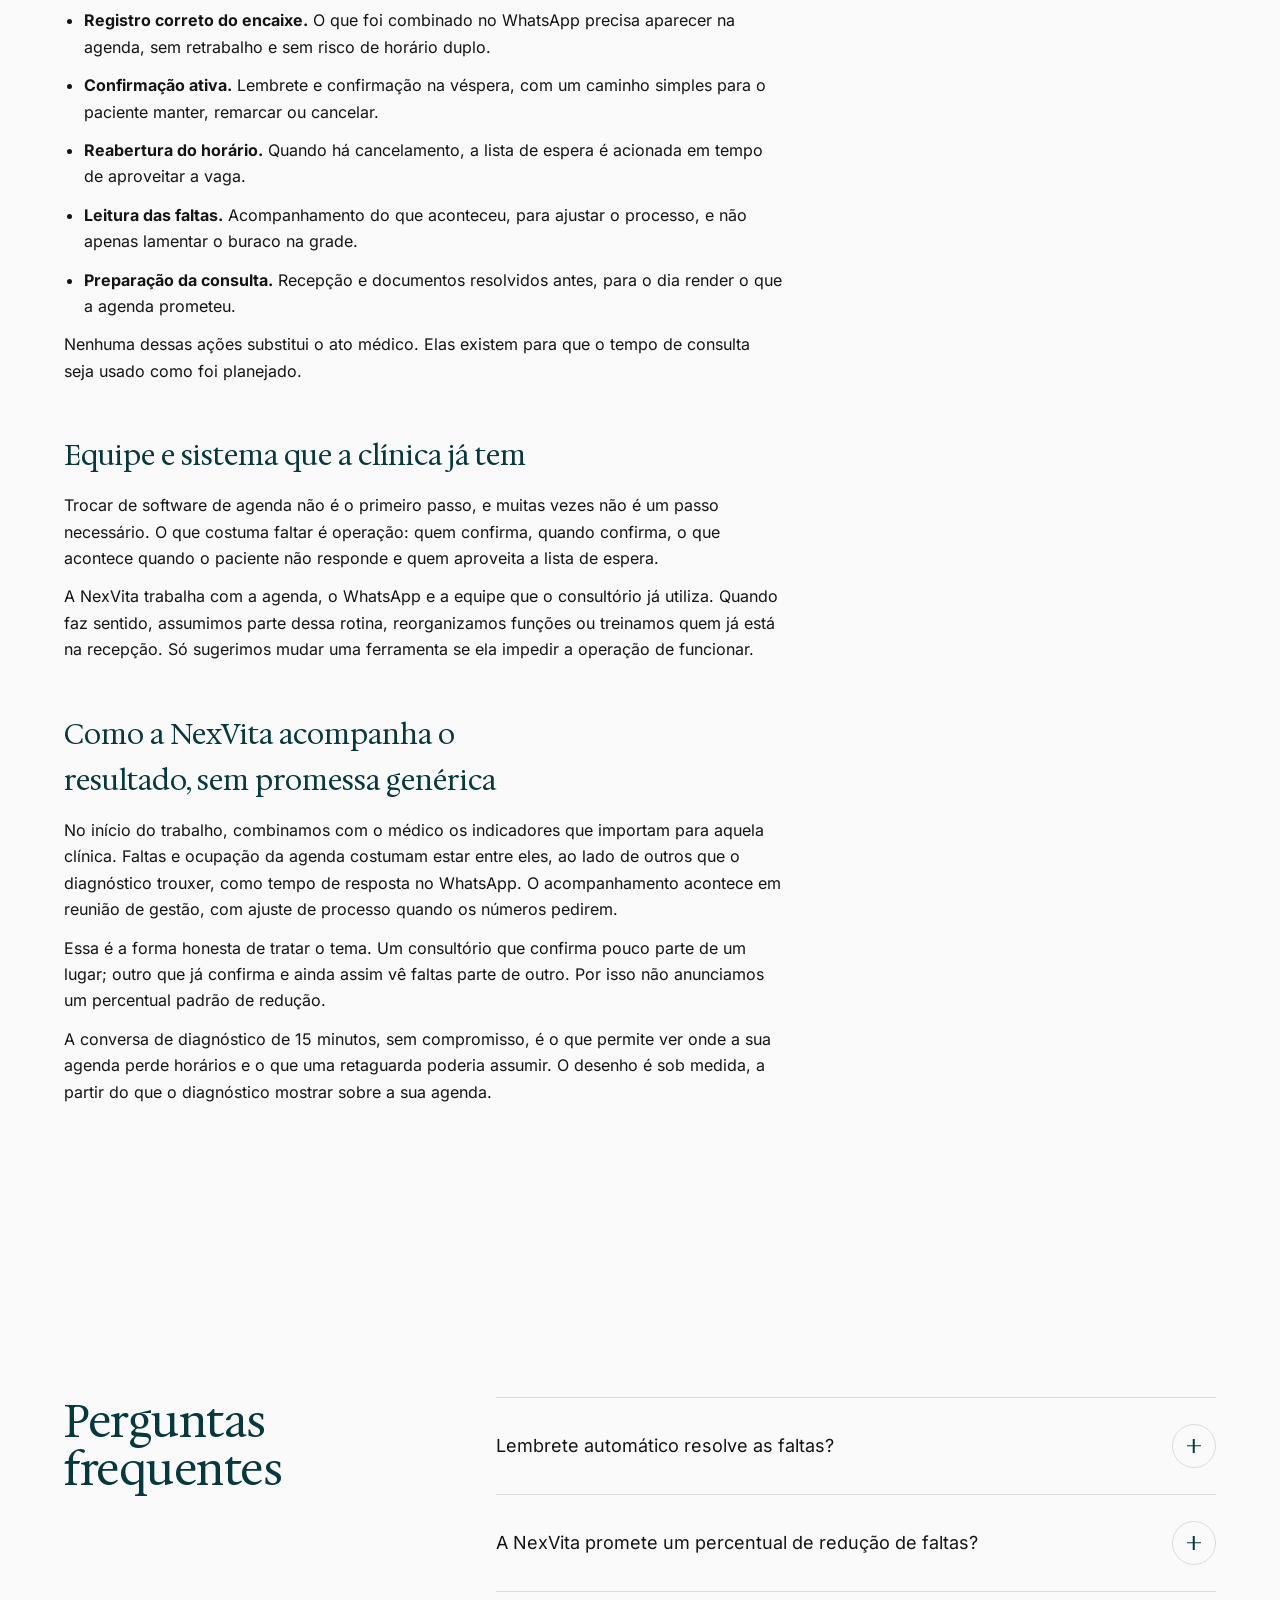
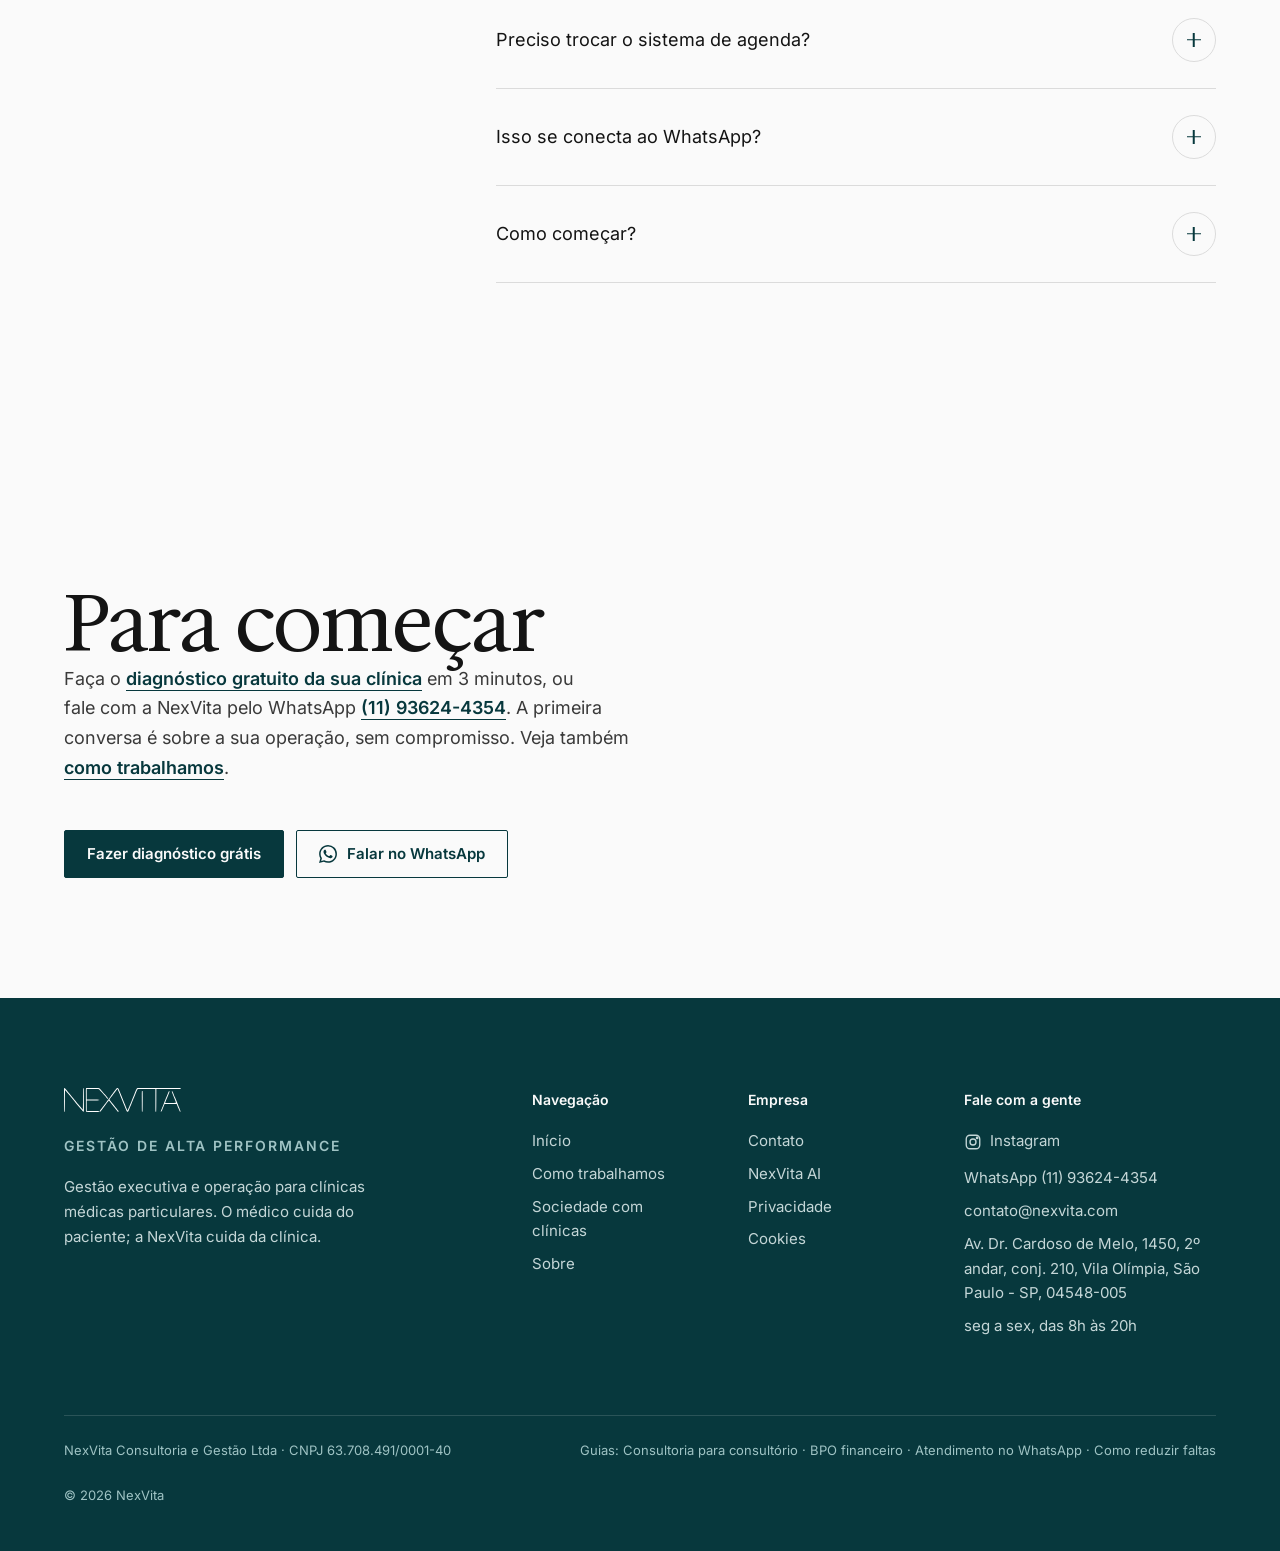
<file: como-reduzir-faltas-consultorio-medico/index.html>
<!doctype html>
<html lang="pt-BR">
<head>
<meta charset="utf-8">
<meta name="viewport" content="width=device-width,initial-scale=1,viewport-fit=cover">
<title>Como reduzir faltas no consultório médico | NexVita</title>
<meta name="description" content="Como reduzir faltas e organizar a agenda do consultório com confirmação, encaixes e lista de espera, sem prometer um percentual fixo de resultado.">
<link rel="canonical" href="https://www.nexvita.com/como-reduzir-faltas-consultorio-medico/">
<meta property="og:type" content="website">
<meta property="og:locale" content="pt_BR">
<meta property="og:site_name" content="NexVita">
<meta property="og:image" content="https://www.nexvita.com/assets/img/og-1200x630.jpg">
<meta name="twitter:card" content="summary_large_image">
<meta name="theme-color" content="#07383d">
<link rel="icon" href="/favicon.ico" sizes="48x48">
<link rel="icon" type="image/png" sizes="192x192" href="../assets/img/icone-192.png">
<link rel="apple-touch-icon" href="../assets/img/icone-512.png">
<link rel="preload" href="../assets/fonts/HedvigLettersSerif.woff2" as="font" type="font/woff2" crossorigin>
<link rel="preload" href="../assets/fonts/Inter-latin.woff2" as="font" type="font/woff2" crossorigin>
<link rel="stylesheet" href="../assets/site.css?v=20261104c">
<link rel="stylesheet" href="../assets/marca.css?v=20261104c">
<script type="application/ld+json">{"@context":"https://schema.org","@type":"Organization","name":"NexVita","legalName":"NexVita Consultoria e Gestão Ltda","url":"https://www.nexvita.com","logo":"https://www.nexvita.com/assets/img/nexvita-logo.png","email":"contato@nexvita.com","telephone":"+55 11 93624-4354","address":{"@type":"PostalAddress","addressLocality":"São Paulo","addressRegion":"SP","addressCountry":"BR"}}</script>
<script type="application/ld+json">
{
 "@context": "https://schema.org",
 "@type": "FAQPage",
 "mainEntity": [
  {
   "@type": "Question",
   "name": "Lembrete automático resolve as faltas?",
   "acceptedAnswer": {
    "@type": "Answer",
    "text": "Ajuda, mas raramente resolve sozinho. Sem confirmação acompanhada, sem remarcação simples e sem lista de espera, o lembrete apenas avisa. A redução consistente vem da rotina completa da agenda."
   }
  },
  {
   "@type": "Question",
   "name": "A NexVita promete um percentual de redução de faltas?",
   "acceptedAnswer": {
    "@type": "Answer",
    "text": "Não. As metas e os indicadores são combinados no início, a partir da realidade da clínica, e acompanhados ao longo do trabalho."
   }
  },
  {
   "@type": "Question",
   "name": "Preciso trocar o sistema de agenda?",
   "acceptedAnswer": {
    "@type": "Answer",
    "text": "Em regra, não. Entramos na agenda que a clínica já usa e organizamos o processo em torno dela."
   }
  },
  {
   "@type": "Question",
   "name": "Isso se conecta ao WhatsApp?",
   "acceptedAnswer": {
    "@type": "Answer",
    "text": "Sim. Boa parte dos encaixes, das confirmações e das remarcações acontece no WhatsApp. Agenda e atendimento são frentes da mesma jornada, e o diagnóstico indica o quanto cada uma precisa de retaguarda."
   }
  },
  {
   "@type": "Question",
   "name": "Como começar?",
   "acceptedAnswer": {
    "@type": "Answer",
    "text": "Responda o diagnóstico online em 3 minutos, com perguntas sobre agenda, faltas, faturamento e equipe, ou fale com a NexVita para a conversa de 15 minutos. A proposta só é apresentada depois dessa leitura."
   }
  }
 ]
}
</script>
</head>
<body data-hero="light">
<a class="skip" href="#conteudo">Pular para o conteúdo</a>
<header class="top">
<div class="wrap"><nav class="nav" aria-label="Principal">
<a class="logo" href="../" aria-label="NexVita, página inicial"><img class="l-dark" src="../assets/img/nexvita-logo.svg" alt="NexVita" width="973" height="199"><img class="l-light" src="../assets/img/nexvita-logo-white.svg" alt="" width="973" height="199"></a>
<button class="burger" aria-label="Abrir menu" aria-expanded="false" aria-controls="menu"><i></i><i></i><i></i></button>
<ul class="menu" id="menu"><li><a href="../como-trabalhamos/">Como trabalhamos</a></li><li><a href="../sociedade/">Sociedade com clínicas</a></li><li><a href="../sobre/">Sobre</a></li><li><a href="../contato/">Contato</a></li><li><a class="btn ghost" href="https://wa.me/5511936244354?text=Ol%C3%A1%2C%20vim%20pelo%20site%20da%20NexVita%20e%20gostaria%20de%20conversar%20sobre%20a%20minha%20cl%C3%ADnica." target="_blank" rel="noopener"><svg class="wa" viewBox="0 0 24 24" aria-hidden="true" fill="currentColor"><path d="M17.47 14.38c-.3-.15-1.76-.87-2.03-.97-.27-.1-.47-.15-.67.15-.2.3-.77.97-.94 1.16-.17.2-.35.22-.64.08-.3-.15-1.26-.47-2.39-1.48-.88-.79-1.48-1.76-1.65-2.06-.17-.3-.02-.46.13-.6.13-.14.3-.35.45-.52.15-.17.2-.3.3-.5.1-.2.05-.37-.03-.52-.07-.15-.67-1.61-.92-2.2-.24-.58-.49-.5-.67-.51h-.57c-.2 0-.52.07-.79.37-.27.3-1.04 1.02-1.04 2.48s1.07 2.88 1.21 3.07c.15.2 2.1 3.2 5.08 4.49.71.31 1.26.49 1.7.63.71.22 1.36.19 1.87.12.57-.09 1.76-.72 2-1.41.25-.7.25-1.29.18-1.41-.08-.13-.27-.2-.57-.35M12.05 21.79h-.01a9.87 9.87 0 0 1-5.03-1.38l-.36-.21-3.74.98 1-3.65-.24-.37a9.86 9.86 0 0 1-1.51-5.26c0-5.45 4.44-9.88 9.89-9.88 2.64 0 5.12 1.03 6.99 2.9a9.83 9.83 0 0 1 2.89 6.99c0 5.45-4.44 9.88-9.89 9.88m8.41-18.3A11.82 11.82 0 0 0 12.05 0C5.5 0 .16 5.34.16 11.89c0 2.1.55 4.14 1.59 5.95L.06 24l6.3-1.65a11.88 11.88 0 0 0 5.69 1.45h.01c6.55 0 11.89-5.34 11.89-11.89 0-3.18-1.24-6.17-3.49-8.42Z"/></svg>Falar no WhatsApp</a></li></ul>
</nav></div>
</header>
<main id="conteudo">
<section class="phero">
<div class="wrap">
<span class="crumb">Guia</span>
<h1><span class="ln"><span>Como reduzir faltas e organizar a agenda do consultório médico?</span></span></h1>
</div>
</section>
<section class="sec" style="padding-top:20px"><div class="wrap"><div class="prose">
<p>Reduzir faltas no consultório médico começa por uma agenda com dono: confirmação ativa, lembretes no tempo certo, encaixes registrados e lista de espera aproveitada. Quando um paciente falta, o prejuízo não é só aquele horário: é a desorganização do dia, a fila no WhatsApp e a sensação, para o Dr. ou a Dra., de que a grade nunca está sob controle.</p>
<p>Não existe um percentual fixo de redução que sirva para toda clínica. A base de faltas, o perfil dos pacientes e a forma atual de confirmar variam de um consultório para outro. O caminho responsável é combinar os indicadores no início, organizar a operação da agenda e acompanhar os números ao longo do trabalho, com a equipe e os sistemas que a clínica já usa.</p>
<h2>Por que as faltas acontecem, além do “paciente esqueceu”</h2>
<p>O esquecimento existe, mas raramente é a história inteira. Na operação, as faltas aumentam quando:</p>
<ul><li>a confirmação é irregular, ou chega tarde demais;</li><li>o horário foi encaixado no WhatsApp e não entrou direito na agenda;</li><li>não há lista de espera para reabrir o espaço de quem desmarcou;</li><li>o paciente encontra dificuldade para remarcar;</li><li>a clínica não sabe, com clareza, quem falta com repetição e por quê.</li></ul>
<p>Organizar a agenda, portanto, não é apenas “enviar um lembrete”. É tratar o horário como um recurso da clínica, com rotina antes, durante e depois da consulta.</p>
<h2>O que uma agenda bem operada inclui</h2>
<p>Os itens a seguir são exemplos do que pode ser organizado. O recorte sai do diagnóstico.</p>
<ul><li><strong>Montagem da grade.</strong> Horários que o médico realmente pode cumprir, com espaço previsível para retornos e primeiras consultas.</li><li><strong>Registro correto do encaixe.</strong> O que foi combinado no WhatsApp precisa aparecer na agenda, sem retrabalho e sem risco de horário duplo.</li><li><strong>Confirmação ativa.</strong> Lembrete e confirmação na véspera, com um caminho simples para o paciente manter, remarcar ou cancelar.</li><li><strong>Reabertura do horário.</strong> Quando há cancelamento, a lista de espera é acionada em tempo de aproveitar a vaga.</li><li><strong>Leitura das faltas.</strong> Acompanhamento do que aconteceu, para ajustar o processo, e não apenas lamentar o buraco na grade.</li><li><strong>Preparação da consulta.</strong> Recepção e documentos resolvidos antes, para o dia render o que a agenda prometeu.</li></ul>
<p>Nenhuma dessas ações substitui o ato médico. Elas existem para que o tempo de consulta seja usado como foi planejado.</p>
<h2>Equipe e sistema que a clínica já tem</h2>
<p>Trocar de software de agenda não é o primeiro passo, e muitas vezes não é um passo necessário. O que costuma faltar é operação: quem confirma, quando confirma, o que acontece quando o paciente não responde e quem aproveita a lista de espera.</p>
<p>A NexVita trabalha com a agenda, o WhatsApp e a equipe que o consultório já utiliza. Quando faz sentido, assumimos parte dessa rotina, reorganizamos funções ou treinamos quem já está na recepção. Só sugerimos mudar uma ferramenta se ela impedir a operação de funcionar.</p>
<h2>Como a NexVita acompanha o resultado, sem promessa genérica</h2>
<p>No início do trabalho, combinamos com o médico os indicadores que importam para aquela clínica. Faltas e ocupação da agenda costumam estar entre eles, ao lado de outros que o diagnóstico trouxer, como tempo de resposta no WhatsApp. O acompanhamento acontece em reunião de gestão, com ajuste de processo quando os números pedirem.</p>
<p>Essa é a forma honesta de tratar o tema. Um consultório que confirma pouco parte de um lugar; outro que já confirma e ainda assim vê faltas parte de outro. Por isso não anunciamos um percentual padrão de redução.</p>
<p>A conversa de diagnóstico de 15 minutos, sem compromisso, é o que permite ver onde a sua agenda perde horários e o que uma retaguarda poderia assumir. O desenho é sob medida, a partir do que o diagnóstico mostrar sobre a sua agenda.</p>
</div></div></section>

<section class="sec"><div class="wrap split2">
<div class="stickyhead"><h2 class="h2 petro rv">Perguntas frequentes</h2></div>
<div class="faq rv"><details><summary>Lembrete automático resolve as faltas?<span class="plus" aria-hidden="true"></span></summary><p class="ans">Ajuda, mas raramente resolve sozinho. Sem confirmação acompanhada, sem remarcação simples e sem lista de espera, o lembrete apenas avisa. A redução consistente vem da rotina completa da agenda.</p></details><details><summary>A NexVita promete um percentual de redução de faltas?<span class="plus" aria-hidden="true"></span></summary><p class="ans">Não. As metas e os indicadores são combinados no início, a partir da realidade da clínica, e acompanhados ao longo do trabalho.</p></details><details><summary>Preciso trocar o sistema de agenda?<span class="plus" aria-hidden="true"></span></summary><p class="ans">Em regra, não. Entramos na agenda que a clínica já usa e organizamos o processo em torno dela.</p></details><details><summary>Isso se conecta ao WhatsApp?<span class="plus" aria-hidden="true"></span></summary><p class="ans">Sim. Boa parte dos encaixes, das confirmações e das remarcações acontece no WhatsApp. Agenda e atendimento são frentes da mesma jornada, e o diagnóstico indica o quanto cada uma precisa de retaguarda.</p></details><details><summary>Como começar?<span class="plus" aria-hidden="true"></span></summary><p class="ans">Responda o diagnóstico online em 3 minutos, com perguntas sobre agenda, faltas, faturamento e equipe, ou fale com a NexVita para a conversa de 15 minutos. A proposta só é apresentada depois dessa leitura.</p></details></div>
</div></section>

<section class="closing"><div class="wrap"><div><h2 class="rv">Para começar</h2>
<p class="lede rv d1">Faça o <a class="textlink" href="https://diagnostico.nexvita.com/?utm_source=site&amp;utm_medium=texto_como-reduzir-faltas-consultorio-medico" data-cta="cta_diagnostico" data-placement="texto_como-reduzir-faltas-consultorio-medico">diagnóstico gratuito da sua clínica</a> em 3 minutos, ou fale com a NexVita pelo WhatsApp <a class="textlink" href="https://wa.me/5511936244354?text=Ol%C3%A1%2C%20vim%20pelo%20site%20da%20NexVita%20e%20gostaria%20de%20conversar%20sobre%20a%20minha%20cl%C3%ADnica." target="_blank" rel="noopener">(11) 93624-4354</a>. A primeira conversa é sobre a sua operação, sem compromisso. Veja também <a class="textlink" href="../como-trabalhamos/">como trabalhamos</a>.</p>
<div class="ctas rv d1"><a class="btn solid" href="https://diagnostico.nexvita.com/?utm_source=site&utm_medium=secao_diagnostico_como-reduzir-faltas-consultorio-medico" data-cta="cta_diagnostico" data-placement="secao_diagnostico_como-reduzir-faltas-consultorio-medico">Fazer diagnóstico grátis</a><a class="btn ghost" href="https://wa.me/5511936244354?text=Ol%C3%A1%2C%20vim%20pelo%20site%20da%20NexVita%20e%20gostaria%20de%20conversar%20sobre%20a%20minha%20cl%C3%ADnica." target="_blank" rel="noopener"><svg class="wa" viewBox="0 0 24 24" aria-hidden="true" fill="currentColor"><path d="M17.47 14.38c-.3-.15-1.76-.87-2.03-.97-.27-.1-.47-.15-.67.15-.2.3-.77.97-.94 1.16-.17.2-.35.22-.64.08-.3-.15-1.26-.47-2.39-1.48-.88-.79-1.48-1.76-1.65-2.06-.17-.3-.02-.46.13-.6.13-.14.3-.35.45-.52.15-.17.2-.3.3-.5.1-.2.05-.37-.03-.52-.07-.15-.67-1.61-.92-2.2-.24-.58-.49-.5-.67-.51h-.57c-.2 0-.52.07-.79.37-.27.3-1.04 1.02-1.04 2.48s1.07 2.88 1.21 3.07c.15.2 2.1 3.2 5.08 4.49.71.31 1.26.49 1.7.63.71.22 1.36.19 1.87.12.57-.09 1.76-.72 2-1.41.25-.7.25-1.29.18-1.41-.08-.13-.27-.2-.57-.35M12.05 21.79h-.01a9.87 9.87 0 0 1-5.03-1.38l-.36-.21-3.74.98 1-3.65-.24-.37a9.86 9.86 0 0 1-1.51-5.26c0-5.45 4.44-9.88 9.89-9.88 2.64 0 5.12 1.03 6.99 2.9a9.83 9.83 0 0 1 2.89 6.99c0 5.45-4.44 9.88-9.89 9.88m8.41-18.3A11.82 11.82 0 0 0 12.05 0C5.5 0 .16 5.34.16 11.89c0 2.1.55 4.14 1.59 5.95L.06 24l6.3-1.65a11.88 11.88 0 0 0 5.69 1.45h.01c6.55 0 11.89-5.34 11.89-11.89 0-3.18-1.24-6.17-3.49-8.42Z"/></svg>Falar no WhatsApp</a></div></div></div></section>
</main>
<footer class="foot">
<div class="wrap">
<div class="grid">
<div class="brand"><img src="../assets/img/nexvita-logo-white.svg" alt="NexVita" width="973" height="199"><p class="eyebrow" style="color:var(--agua);margin-top:14px">Gestão de Alta Performance</p><p>Gestão executiva e operação para clínicas médicas particulares. O médico cuida do paciente; a NexVita cuida da clínica.</p></div>
<div><h4>Navegação</h4><ul><li><a href="../">Início</a></li><li><a href="../como-trabalhamos/">Como trabalhamos</a></li><li><a href="../sociedade/">Sociedade com clínicas</a></li><li><a href="../sobre/">Sobre</a></li></ul></div>
<div><h4>Empresa</h4><ul><li><a href="../contato/">Contato</a></li><li><a href="https://nexvita.ai">NexVita AI</a></li><li><a href="../privacidade/">Privacidade</a></li><li><a href="#" data-cookies>Cookies</a></li></ul></div>
<div><h4>Fale com a gente</h4><ul><li><a class="ig" href="https://www.instagram.com/nexvita.ai/" target="_blank" rel="noopener" aria-label="Instagram da NexVita"><svg viewBox="0 0 24 24" aria-hidden="true" fill="none" stroke="currentColor" stroke-width="1.8"><rect x="3" y="3" width="18" height="18" rx="5"/><circle cx="12" cy="12" r="4"/><circle cx="17.5" cy="6.5" r="1" fill="currentColor"/></svg>Instagram</a></li><li><a href="https://wa.me/5511936244354?text=Ol%C3%A1%2C%20vim%20pelo%20site%20da%20NexVita%20e%20gostaria%20de%20conversar%20sobre%20a%20minha%20cl%C3%ADnica." target="_blank" rel="noopener">WhatsApp (11) 93624-4354</a></li><li><a href="mailto:contato@nexvita.com">contato@nexvita.com</a></li><li>Av. Dr. Cardoso de Melo, 1450, 2º andar, conj. 210, Vila Olímpia, São Paulo - SP, 04548-005</li><li>seg a sex, das 8h às 20h</li></ul></div>
</div>
<div class="legal"><span>NexVita Consultoria e Gestão Ltda · CNPJ 63.708.491/0001-40</span><span>Guias: <a href="/consultoria-para-consultorio-medico/">Consultoria para consultório</a> · <a href="/bpo-financeiro-para-clinica-medica/">BPO financeiro</a> · <a href="/atendimento-whatsapp-consultorio-medico/">Atendimento no WhatsApp</a> · <a href="/como-reduzir-faltas-consultorio-medico/">Como reduzir faltas</a></span><span>© 2026 NexVita</span></div>
</div>
</footer>
<a class="wa-float" href="https://wa.me/5511936244354?text=Ol%C3%A1%2C%20vim%20pelo%20site%20da%20NexVita%20e%20gostaria%20de%20conversar%20sobre%20a%20minha%20cl%C3%ADnica." target="_blank" rel="noopener" aria-label="Falar no WhatsApp"><svg class="wa" viewBox="0 0 24 24" aria-hidden="true" fill="currentColor"><path d="M17.47 14.38c-.3-.15-1.76-.87-2.03-.97-.27-.1-.47-.15-.67.15-.2.3-.77.97-.94 1.16-.17.2-.35.22-.64.08-.3-.15-1.26-.47-2.39-1.48-.88-.79-1.48-1.76-1.65-2.06-.17-.3-.02-.46.13-.6.13-.14.3-.35.45-.52.15-.17.2-.3.3-.5.1-.2.05-.37-.03-.52-.07-.15-.67-1.61-.92-2.2-.24-.58-.49-.5-.67-.51h-.57c-.2 0-.52.07-.79.37-.27.3-1.04 1.02-1.04 2.48s1.07 2.88 1.21 3.07c.15.2 2.1 3.2 5.08 4.49.71.31 1.26.49 1.7.63.71.22 1.36.19 1.87.12.57-.09 1.76-.72 2-1.41.25-.7.25-1.29.18-1.41-.08-.13-.27-.2-.57-.35M12.05 21.79h-.01a9.87 9.87 0 0 1-5.03-1.38l-.36-.21-3.74.98 1-3.65-.24-.37a9.86 9.86 0 0 1-1.51-5.26c0-5.45 4.44-9.88 9.89-9.88 2.64 0 5.12 1.03 6.99 2.9a9.83 9.83 0 0 1 2.89 6.99c0 5.45-4.44 9.88-9.89 9.88m8.41-18.3A11.82 11.82 0 0 0 12.05 0C5.5 0 .16 5.34.16 11.89c0 2.1.55 4.14 1.59 5.95L.06 24l6.3-1.65a11.88 11.88 0 0 0 5.69 1.45h.01c6.55 0 11.89-5.34 11.89-11.89 0-3.18-1.24-6.17-3.49-8.42Z"/></svg></a>
<script src="../assets/site.js?v=20261104c" defer></script>
<script src="../assets/consent.js?v=20261104c" defer></script>
<div class="mbar"><a class="btn solid" href="https://diagnostico.nexvita.com/?utm_source=site&utm_medium=mbar_como-reduzir-faltas-consultorio-medico" data-cta="cta_diagnostico" data-placement="mbar_como-reduzir-faltas-consultorio-medico">Fazer diagnóstico grátis</a><a class="btn ghost" href="https://wa.me/5511936244354?text=Ol%C3%A1%2C%20vim%20pelo%20site%20da%20NexVita%20e%20gostaria%20de%20conversar%20sobre%20a%20minha%20cl%C3%ADnica." target="_blank" rel="noopener" aria-label="WhatsApp da NexVita">WhatsApp</a></div>
</body>
</html>
</file>
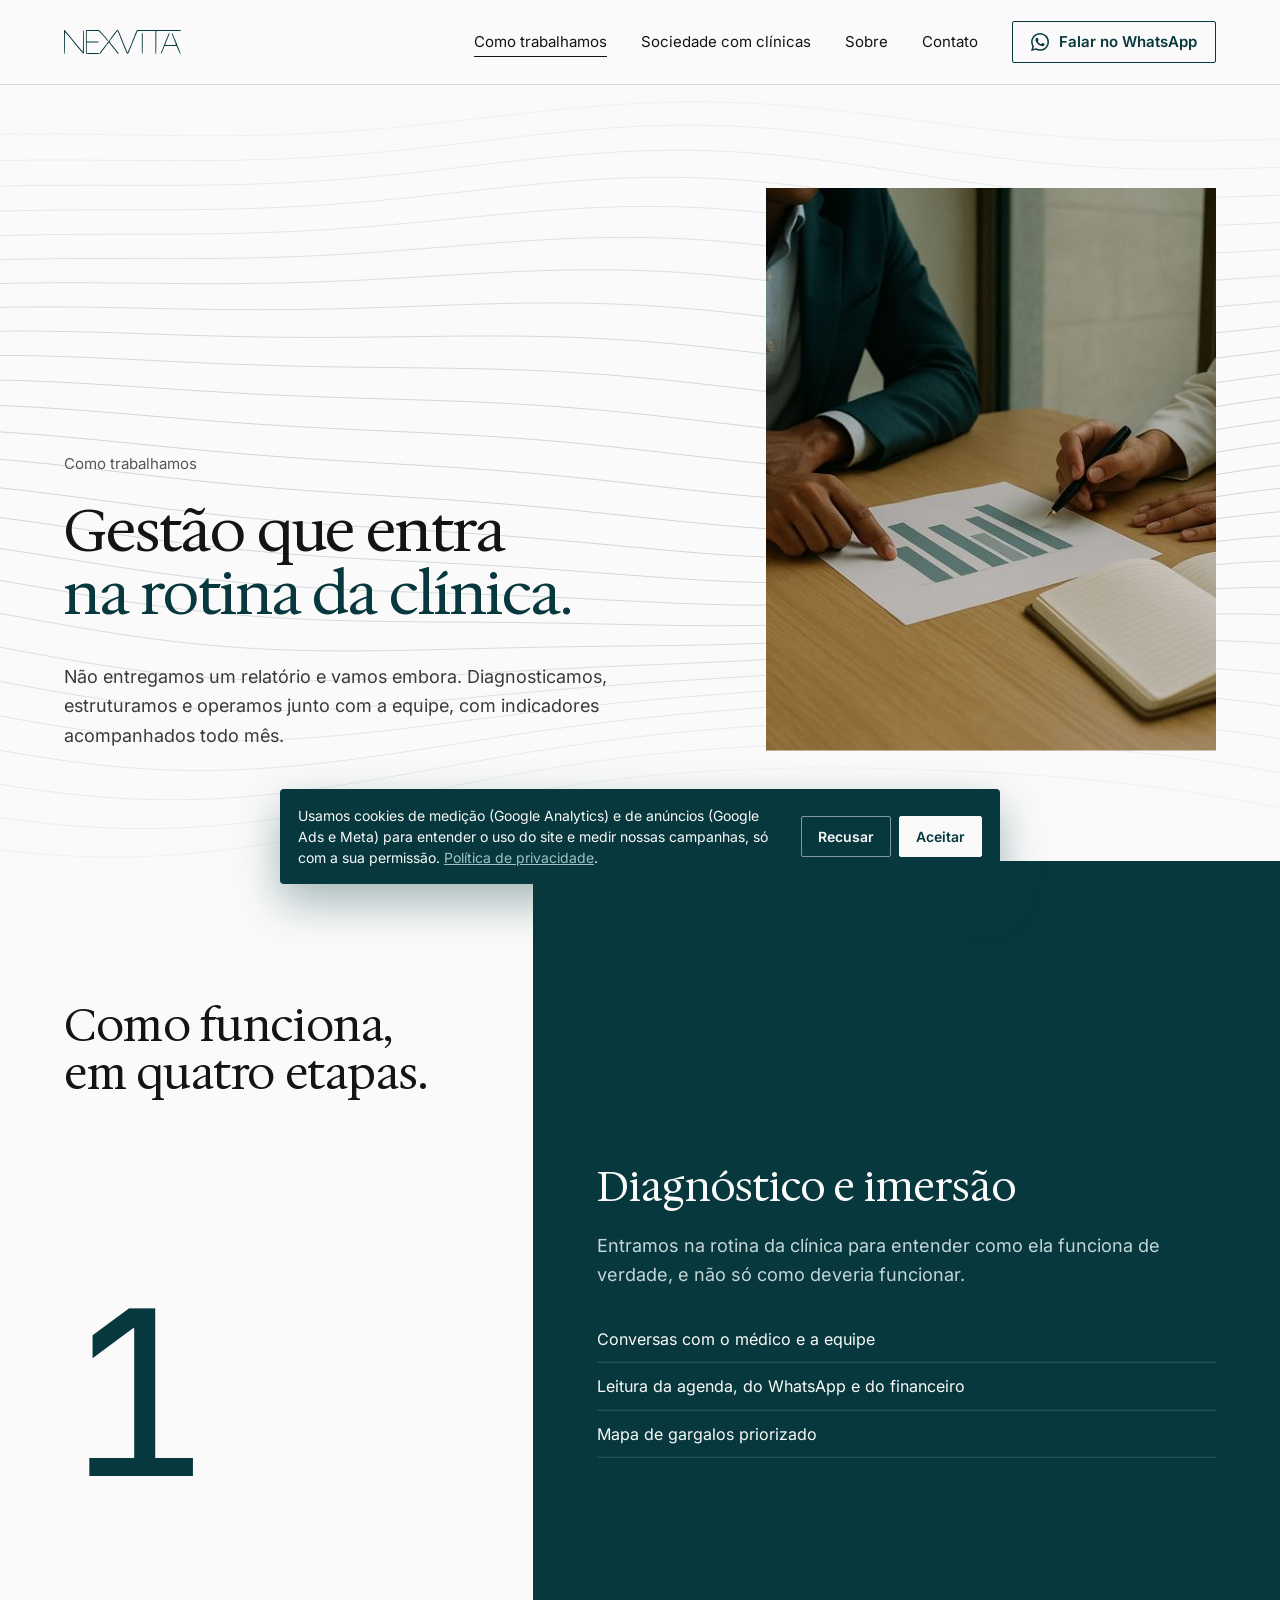
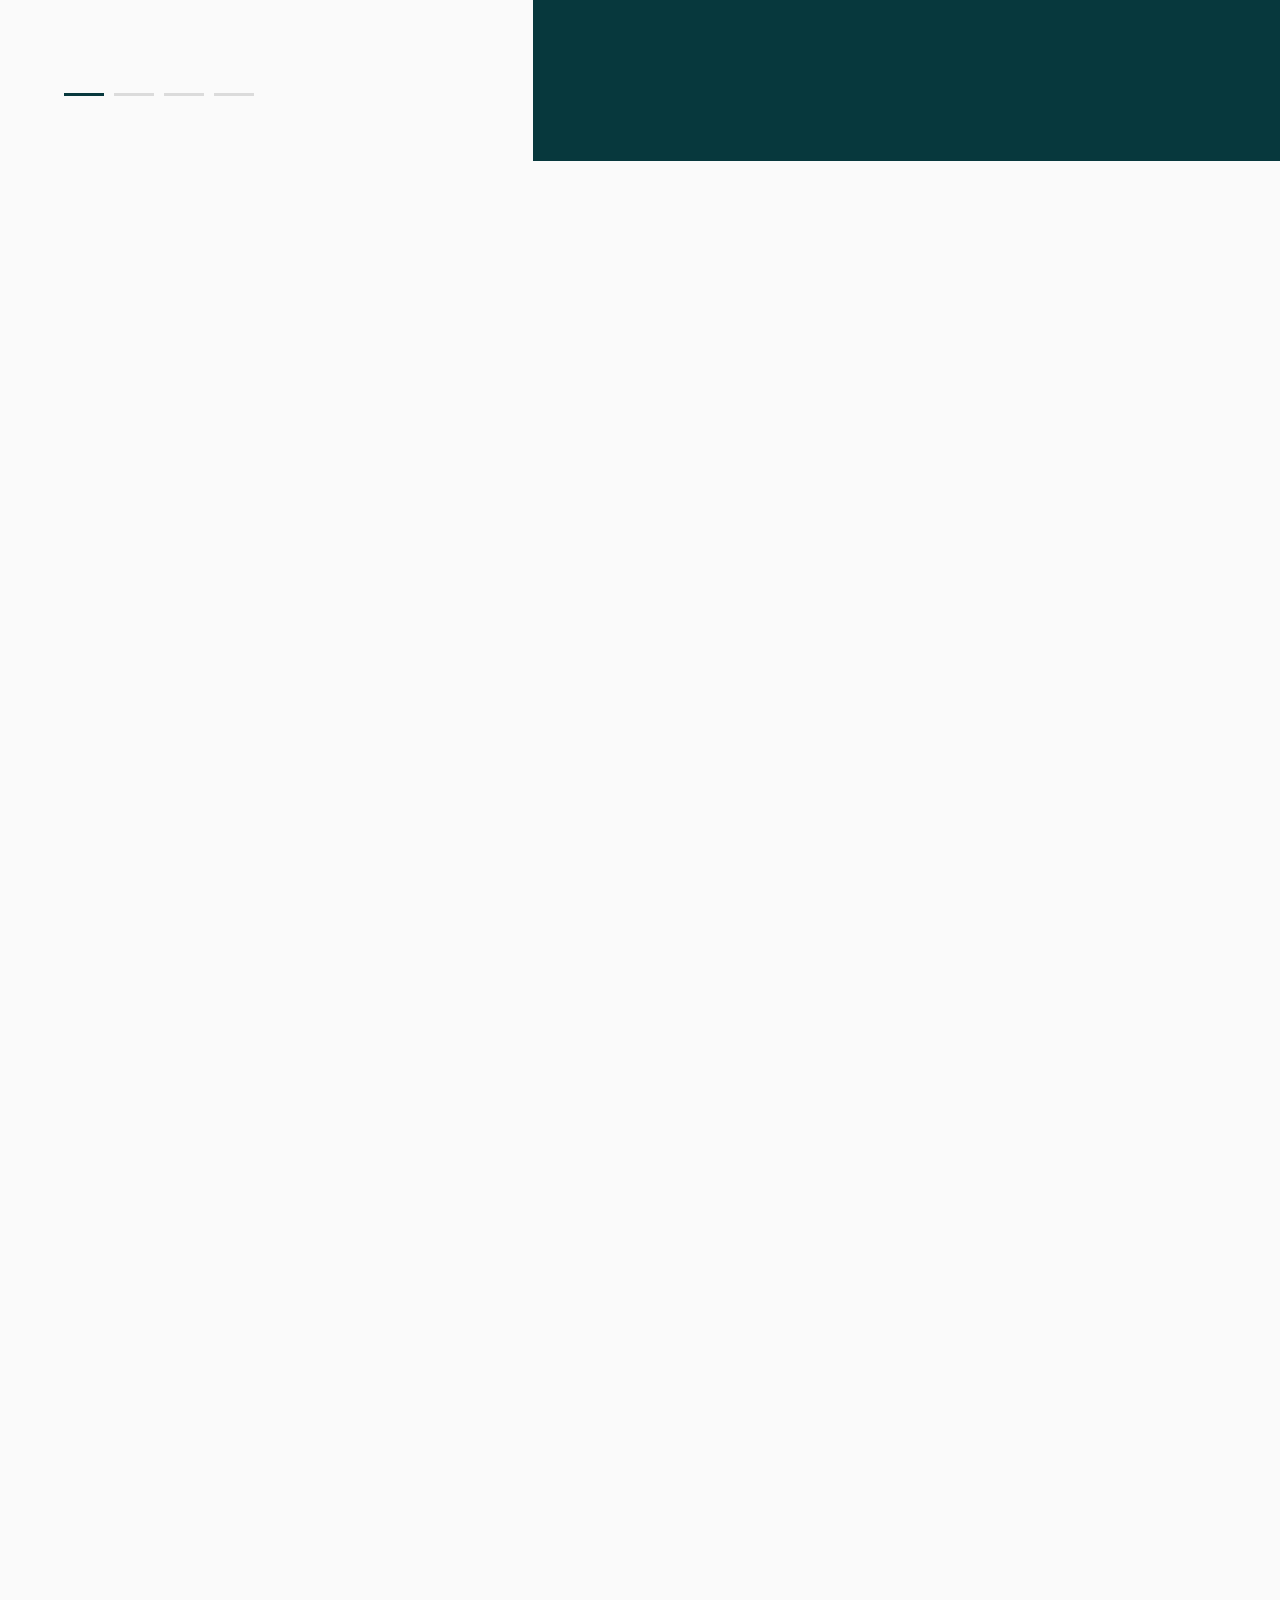
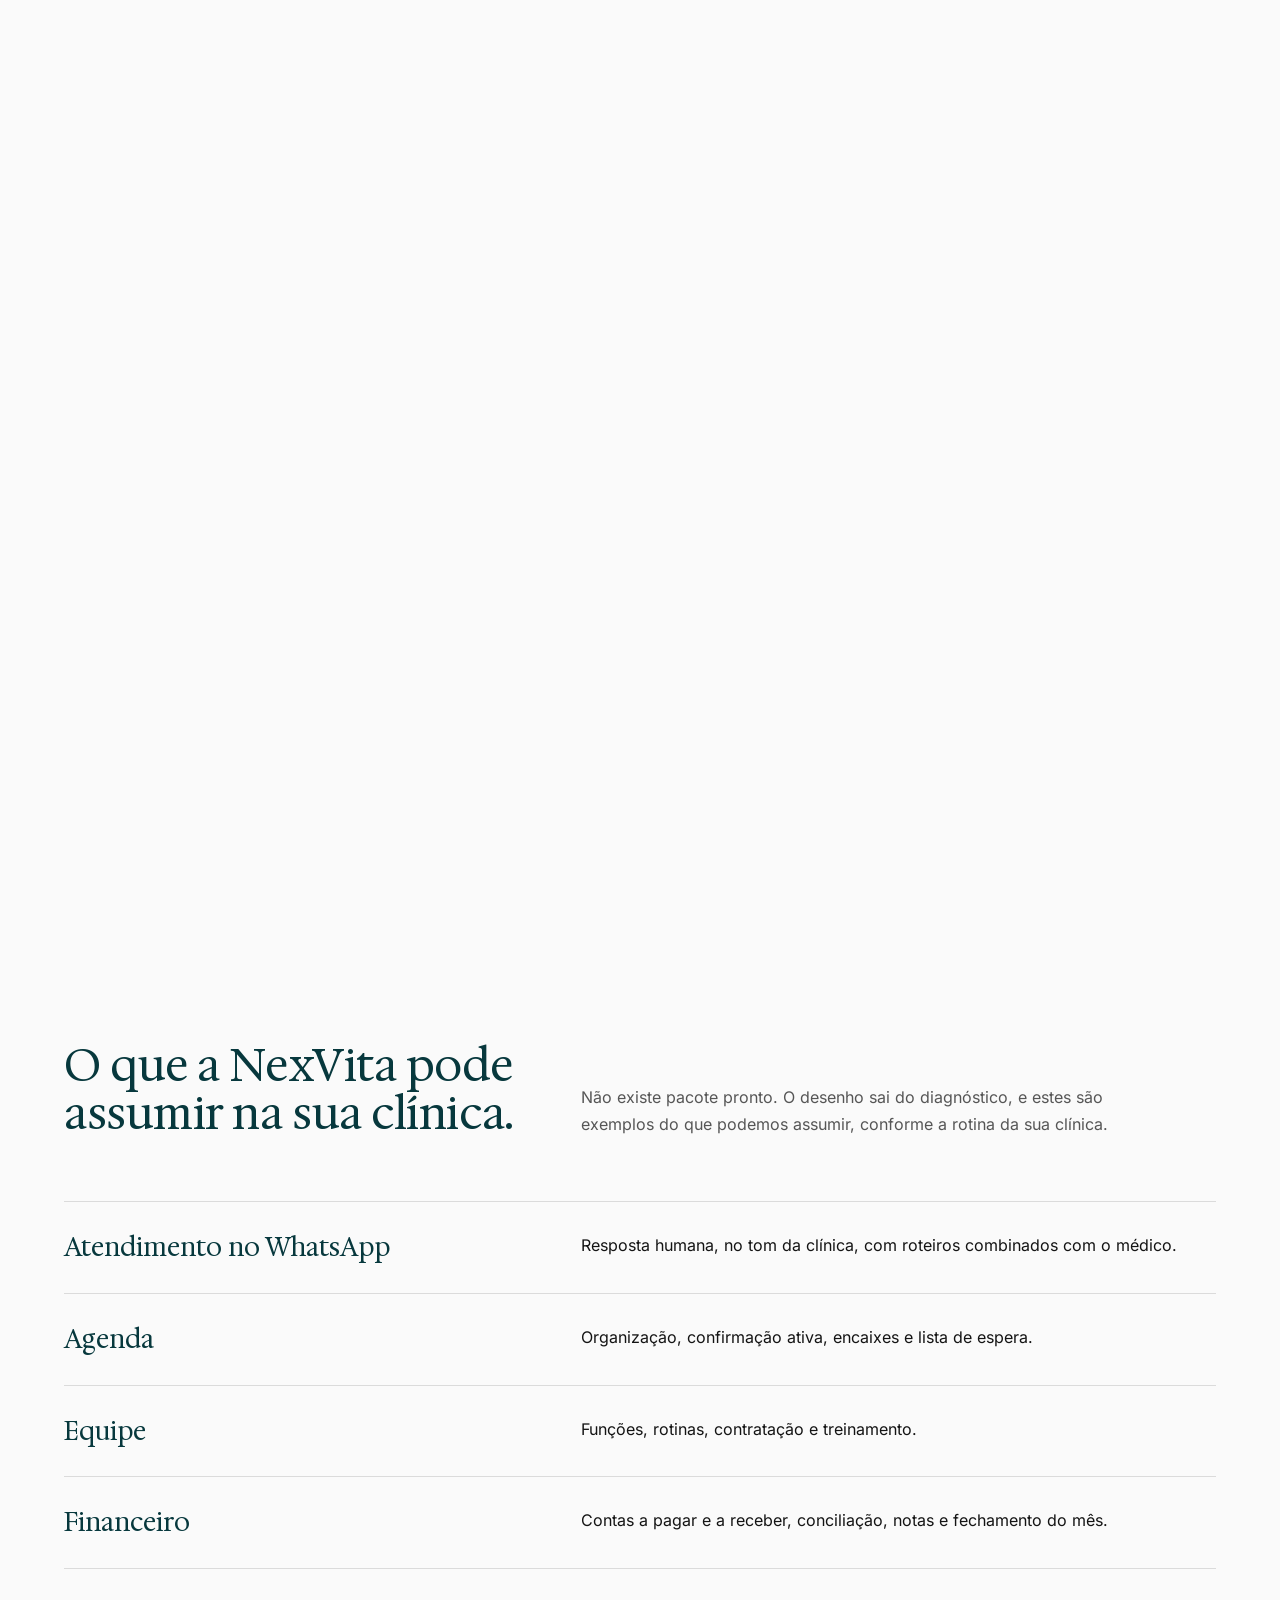
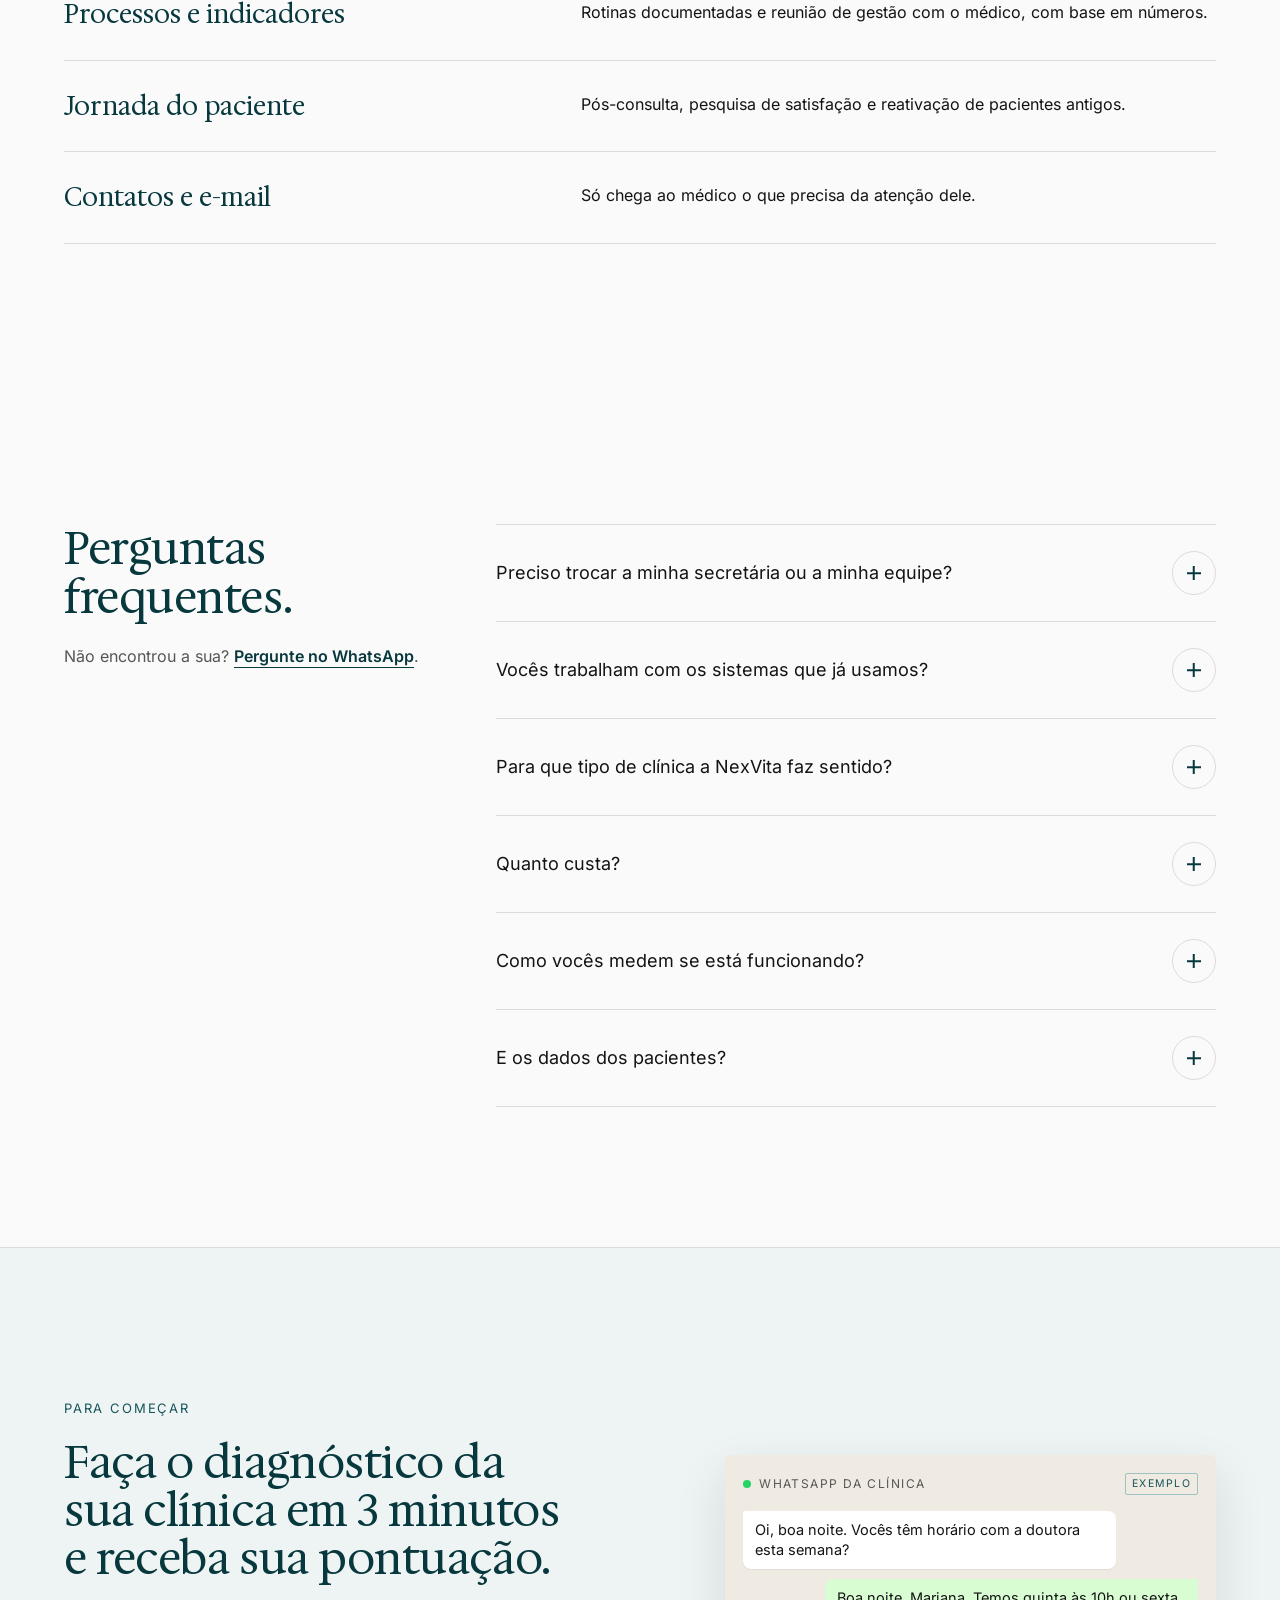
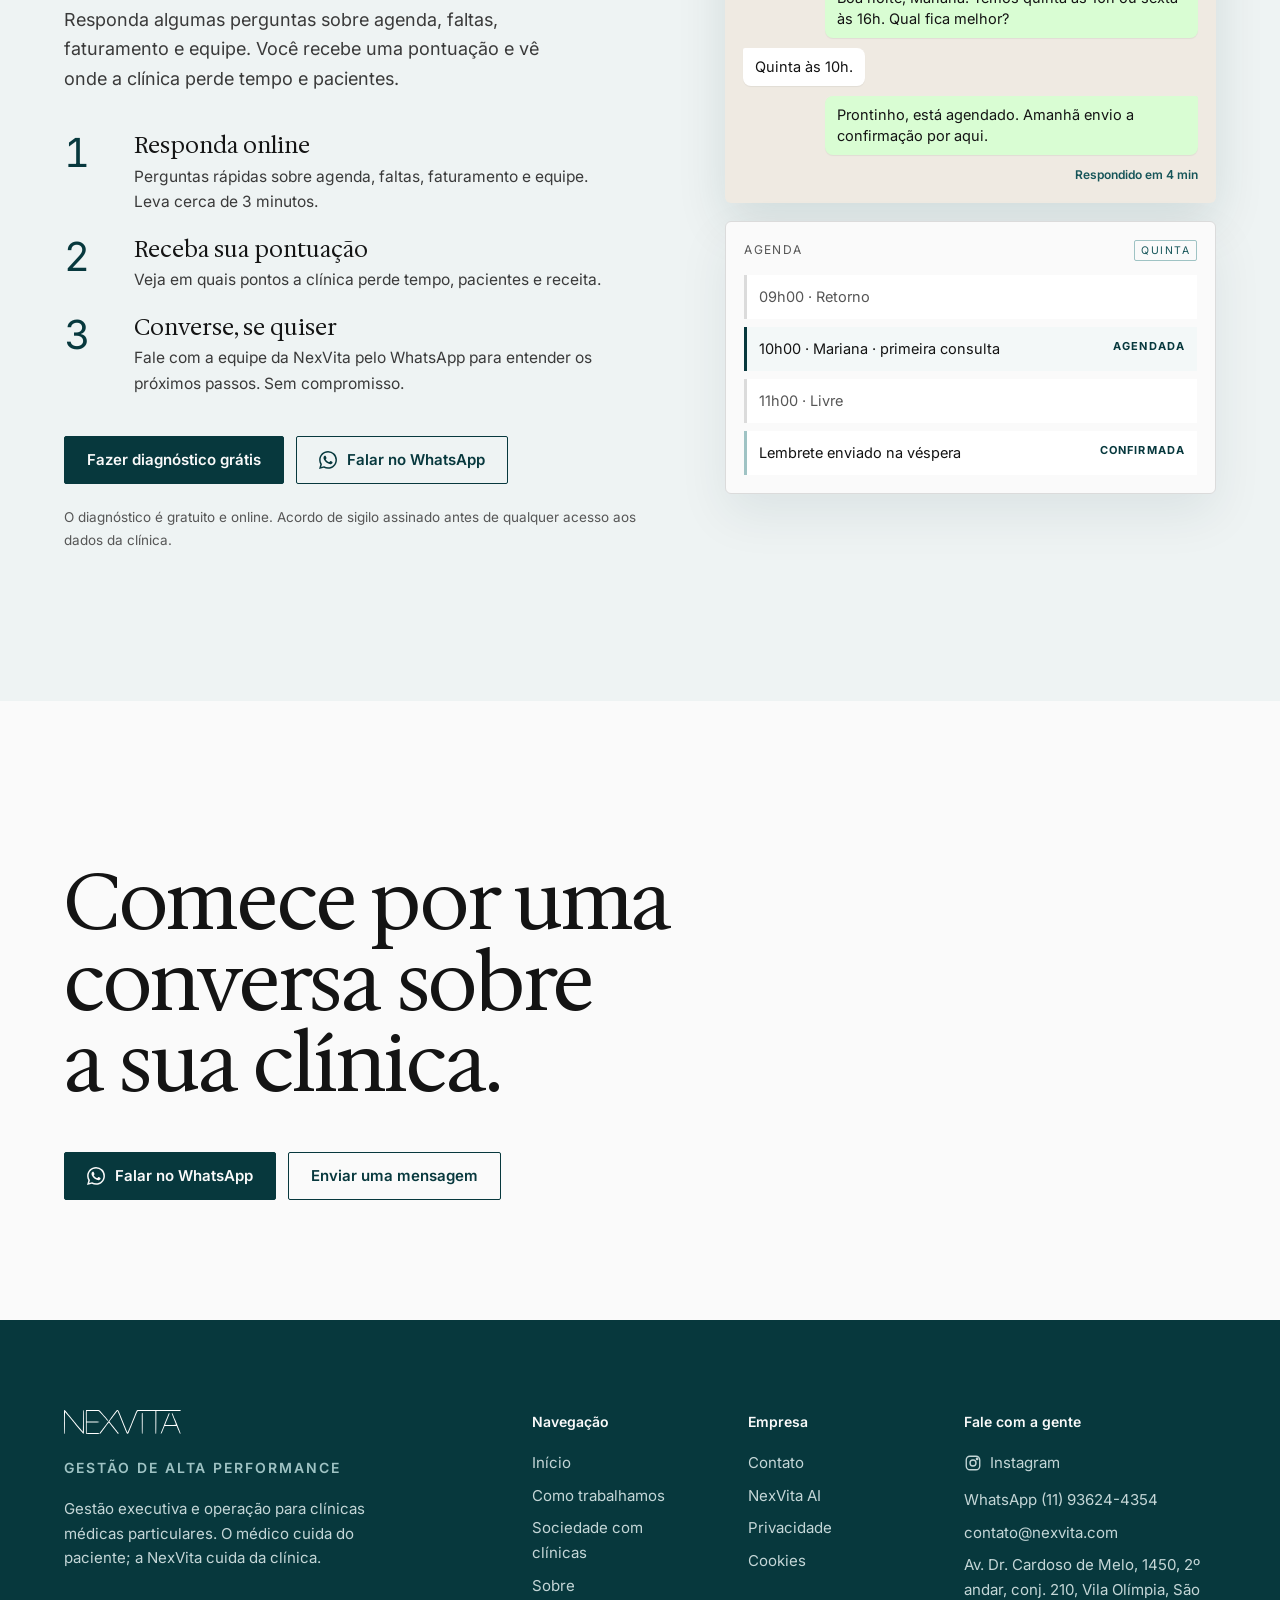
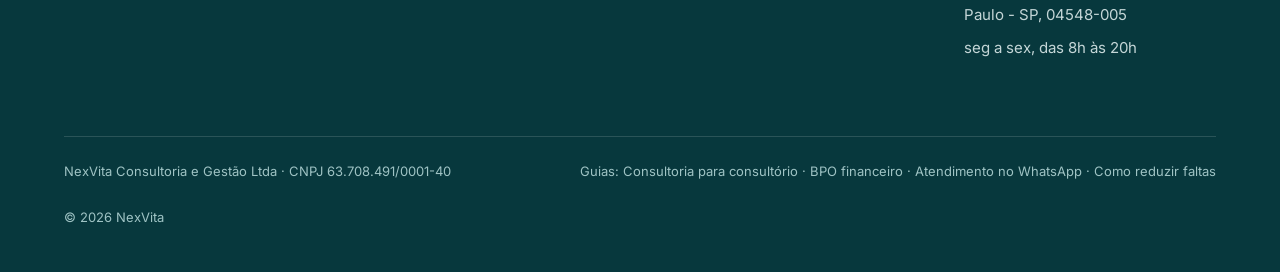
<file: como-trabalhamos/index.html>
<!doctype html>
<html lang="pt-BR">
<head>
<meta charset="utf-8">
<meta name="viewport" content="width=device-width,initial-scale=1,viewport-fit=cover">
<title>Como trabalhamos | NexVita · Gestão de Alta Performance</title>
<meta name="description" content="Como a NexVita trabalha: diagnóstico, estruturação, operação e melhoria contínua, com uma retaguarda desenhada sob medida para o seu consultório.">
<link rel="canonical" href="https://www.nexvita.com/como-trabalhamos/">
<meta property="og:type" content="website">
<meta property="og:locale" content="pt_BR">
<meta property="og:site_name" content="NexVita">
<meta property="og:title" content="Como trabalhamos | NexVita">
<meta property="og:description" content="Como a NexVita trabalha: diagnóstico, estruturação, operação e melhoria contínua, com uma retaguarda desenhada sob medida para o seu consultório.">
<meta property="og:image" content="https://www.nexvita.com/assets/img/og-1200x630.jpg">
<meta name="twitter:card" content="summary_large_image">
<meta name="theme-color" content="#07383d">
<link rel="icon" href="/favicon.ico" sizes="48x48">
<link rel="icon" type="image/png" sizes="192x192" href="../assets/img/icone-192.png">
<link rel="apple-touch-icon" href="../assets/img/icone-512.png">
<link rel="preload" href="../assets/fonts/HedvigLettersSerif.woff2" as="font" type="font/woff2" crossorigin>
<link rel="preload" href="../assets/fonts/Inter-latin.woff2" as="font" type="font/woff2" crossorigin>
<link rel="stylesheet" href="../assets/site.css?v=20261104c">
<link rel="stylesheet" href="../assets/marca.css?v=20261104c">
<script type="application/ld+json">{"@context":"https://schema.org","@type":"Organization","name":"NexVita","legalName":"NexVita Consultoria e Gestão Ltda","url":"https://www.nexvita.com","logo":"https://www.nexvita.com/assets/img/nexvita-logo.png","email":"contato@nexvita.com","telephone":"+55 11 93624-4354","address":{"@type":"PostalAddress","addressLocality":"São Paulo","addressRegion":"SP","addressCountry":"BR"}}</script>
</head>
<body data-hero="light">
<a class="skip" href="#conteudo">Pular para o conteúdo</a>
<header class="top">
<div class="wrap"><nav class="nav" aria-label="Principal">
<a class="logo" href="../" aria-label="NexVita, página inicial"><img class="l-dark" src="../assets/img/nexvita-logo.svg" alt="NexVita" width="973" height="199"><img class="l-light" src="../assets/img/nexvita-logo-white.svg" alt="" width="973" height="199"></a>
<button class="burger" aria-label="Abrir menu" aria-expanded="false" aria-controls="menu"><i></i><i></i><i></i></button>
<ul class="menu" id="menu"><li><a href="../como-trabalhamos/" aria-current=page>Como trabalhamos</a></li><li><a href="../sociedade/">Sociedade com clínicas</a></li><li><a href="../sobre/">Sobre</a></li><li><a href="../contato/">Contato</a></li><li><a class="btn ghost" href="https://wa.me/5511936244354?text=Ol%C3%A1%2C%20vim%20pelo%20site%20da%20NexVita%20e%20gostaria%20de%20conversar%20sobre%20a%20minha%20cl%C3%ADnica." target="_blank" rel="noopener"><svg class="wa" viewBox="0 0 24 24" aria-hidden="true" fill="currentColor"><path d="M17.47 14.38c-.3-.15-1.76-.87-2.03-.97-.27-.1-.47-.15-.67.15-.2.3-.77.97-.94 1.16-.17.2-.35.22-.64.08-.3-.15-1.26-.47-2.39-1.48-.88-.79-1.48-1.76-1.65-2.06-.17-.3-.02-.46.13-.6.13-.14.3-.35.45-.52.15-.17.2-.3.3-.5.1-.2.05-.37-.03-.52-.07-.15-.67-1.61-.92-2.2-.24-.58-.49-.5-.67-.51h-.57c-.2 0-.52.07-.79.37-.27.3-1.04 1.02-1.04 2.48s1.07 2.88 1.21 3.07c.15.2 2.1 3.2 5.08 4.49.71.31 1.26.49 1.7.63.71.22 1.36.19 1.87.12.57-.09 1.76-.72 2-1.41.25-.7.25-1.29.18-1.41-.08-.13-.27-.2-.57-.35M12.05 21.79h-.01a9.87 9.87 0 0 1-5.03-1.38l-.36-.21-3.74.98 1-3.65-.24-.37a9.86 9.86 0 0 1-1.51-5.26c0-5.45 4.44-9.88 9.89-9.88 2.64 0 5.12 1.03 6.99 2.9a9.83 9.83 0 0 1 2.89 6.99c0 5.45-4.44 9.88-9.89 9.88m8.41-18.3A11.82 11.82 0 0 0 12.05 0C5.5 0 .16 5.34.16 11.89c0 2.1.55 4.14 1.59 5.95L.06 24l6.3-1.65a11.88 11.88 0 0 0 5.69 1.45h.01c6.55 0 11.89-5.34 11.89-11.89 0-3.18-1.24-6.17-3.49-8.42Z"/></svg>Falar no WhatsApp</a></li></ul>
</nav></div>
</header>
<main id="conteudo">
<section class="phero split">
<canvas class="flow" data-lines="26" data-amp="22" aria-hidden="true"></canvas>
<div class="wrap">
<div><span class="crumb">Como trabalhamos</span>
<h1><span class="ln"><span>Gestão que entra</span></span><span class="ln accent"><span>na rotina da clínica.</span></span></h1>
<p class="lede rv d2">Não entregamos um relatório e vamos embora. Diagnosticamos, estruturamos e operamos junto com a equipe, com indicadores acompanhados todo mês.</p></div>
<figure class="fig pfig clip"><img src="../assets/img/f-gestao-1600.jpg" srcset="../assets/img/f-gestao-900.jpg 900w, ../assets/img/f-gestao-1600.jpg 1600w" sizes="(max-width:1000px) 100vw, 40vw" width="1600" height="1067" alt="Reunião de gestão com gráficos impressos" fetchpriority="high" decoding="async"></figure>
</div>
</section>

<section class="processo" aria-label="Como funciona, em quatro etapas">
<div class="stick">
<div class="left">
<h2 class="h2">Como funciona, em quatro etapas.</h2>
<div class="num" aria-hidden="true"><span class="">1</span><span class="next">2</span><span class="next">3</span><span class="next">4</span></div>
<div class="pdots" aria-hidden="true"><i class="on"></i><i></i><i></i><i></i></div>
</div>
<div class="right on-dark"><div class="pstep on"><h3>Diagnóstico e imersão</h3><p>Entramos na rotina da clínica para entender como ela funciona de verdade, e não só como deveria funcionar.</p><ul><li>Conversas com o médico e a equipe</li><li>Leitura da agenda, do WhatsApp e do financeiro</li><li>Mapa de gargalos priorizado</li></ul></div><div class="pstep"><h3>Estruturação</h3><p>Desenhamos os processos, as funções e as ferramentas, aproveitando o que a clínica já usa.</p><ul><li>Processos e roteiros de atendimento</li><li>Papéis e responsabilidades da equipe</li><li>Indicadores que vamos acompanhar</li></ul></div><div class="pstep"><h3>Operação</h3><p>Nossa equipe assume as frentes combinadas, lado a lado com a equipe da clínica.</p><ul><li>Atendimento humanizado de pacientes</li><li>Rotina administrativa e financeira</li><li>Reuniões de gestão com o médico</li></ul></div><div class="pstep"><h3>Melhoria contínua</h3><p>Acompanhamos os indicadores todo mês e ajustamos o que for preciso para a clínica evoluir.</p><ul><li>Relatório mensal de gestão</li><li>Ajustes de processo e de equipe</li><li>Novas frentes quando fizer sentido</li></ul></div></div>
</div>
</section>

<section class="sec" id="o-que-assumimos"><div class="wrap">
<div class="head2 rv"><h2 class="h2 petro">O que a NexVita pode assumir na sua clínica.</h2><p>Não existe pacote pronto. O desenho sai do diagnóstico, e estes são exemplos do que podemos assumir, conforme a rotina da sua clínica.</p></div>
<ul class="elist rv"><li><h3>Atendimento no WhatsApp</h3><p>Resposta humana, no tom da clínica, com roteiros combinados com o médico.</p></li><li><h3>Agenda</h3><p>Organização, confirmação ativa, encaixes e lista de espera.</p></li><li><h3>Equipe</h3><p>Funções, rotinas, contratação e treinamento.</p></li><li><h3>Financeiro</h3><p>Contas a pagar e a receber, conciliação, notas e fechamento do mês.</p></li><li><h3>Processos e indicadores</h3><p>Rotinas documentadas e reunião de gestão com o médico, com base em números.</p></li><li><h3>Jornada do paciente</h3><p>Pós-consulta, pesquisa de satisfação e reativação de pacientes antigos.</p></li><li><h3>Contatos e e-mail</h3><p>Só chega ao médico o que precisa da atenção dele.</p></li></ul>
</div></section>

<section class="sec"><div class="wrap split2">
<div class="stickyhead"><h2 class="h2 petro rv">Perguntas frequentes.</h2><p class="rv d1">Não encontrou a sua? <a class="textlink" href="https://wa.me/5511936244354?text=Ol%C3%A1%2C%20vim%20pelo%20site%20da%20NexVita%20e%20gostaria%20de%20conversar%20sobre%20a%20minha%20cl%C3%ADnica." target="_blank" rel="noopener">Pergunte no WhatsApp</a>.</p></div>
<div class="faq rv"><details><summary>Preciso trocar a minha secretária ou a minha equipe?<span class="plus" aria-hidden="true"></span></summary><p class="ans">Não. Trabalhamos com a equipe que a clínica já tem. Quando faz sentido, assumimos parte das tarefas, reorganizamos funções ou ajudamos a contratar e treinar.</p></details><details><summary>Vocês trabalham com os sistemas que já usamos?<span class="plus" aria-hidden="true"></span></summary><p class="ans">Sim. Entramos na agenda, no prontuário, no WhatsApp e no financeiro que a clínica já usa. Só sugerimos mudar uma ferramenta quando ela impede a operação de funcionar.</p></details><details><summary>Para que tipo de clínica a NexVita faz sentido?<span class="plus" aria-hidden="true"></span></summary><p class="ans">Clínicas particulares e médicos com agenda própria, de um ou dois profissionais a operações com dezenas de médicos, que já têm demanda e querem profissionalizar a gestão.</p></details><details><summary>Quanto custa?<span class="plus" aria-hidden="true"></span></summary><p class="ans">Depende do que desenharmos para a sua clínica. Depois da conversa de diagnóstico de 15 minutos, apresentamos uma proposta sob medida.</p></details><details><summary>Como vocês medem se está funcionando?<span class="plus" aria-hidden="true"></span></summary><p class="ans">No início combinamos os indicadores que importam para a clínica, como faltas, tempo de resposta e satisfação dos pacientes, e acompanhamos todo mês em reunião de gestão.</p></details><details><summary>E os dados dos pacientes?<span class="plus" aria-hidden="true"></span></summary><p class="ans">Tratamos dados conforme a LGPD, com acesso mínimo ao que cada função exige e acordo de confidencialidade com a clínica.</p></details></div>
</div></section>

<section class="piloto" id="piloto"><div class="wrap">
<div class="pcopy">
<p class="kick rv">Para começar</p>
<h2 class="h2 petro rv d1">Faça o diagnóstico da sua clínica em 3 minutos e receba sua pontuação.</h2>
<p class="lede rv d2">Responda algumas perguntas sobre agenda, faltas, faturamento e equipe. Você recebe uma pontuação e vê onde a clínica perde tempo e pacientes.</p>
<ol class="passos"><li class="rv d0"><span class="n">1</span><h3>Responda online</h3><p>Perguntas rápidas sobre agenda, faltas, faturamento e equipe. Leva cerca de 3 minutos.</p></li><li class="rv d1"><span class="n">2</span><h3>Receba sua pontuação</h3><p>Veja em quais pontos a clínica perde tempo, pacientes e receita.</p></li><li class="rv d2"><span class="n">3</span><h3>Converse, se quiser</h3><p>Fale com a equipe da NexVita pelo WhatsApp para entender os próximos passos. Sem compromisso.</p></li></ol>
<div class="ctas rv"><a class="btn solid" href="https://diagnostico.nexvita.com/?utm_source=site&utm_medium=secao_diagnostico_como-trabalhamos" data-cta="cta_diagnostico" data-placement="secao_diagnostico_como-trabalhamos">Fazer diagnóstico grátis</a><a class="btn ghost" href="https://wa.me/5511936244354?text=Ol%C3%A1%21%20Vi%20no%20site%20da%20NexVita%20e%20quero%20conversar%20sobre%20a%20minha%20cl%C3%ADnica." target="_blank" rel="noopener"><svg class="wa" viewBox="0 0 24 24" aria-hidden="true" fill="currentColor"><path d="M17.47 14.38c-.3-.15-1.76-.87-2.03-.97-.27-.1-.47-.15-.67.15-.2.3-.77.97-.94 1.16-.17.2-.35.22-.64.08-.3-.15-1.26-.47-2.39-1.48-.88-.79-1.48-1.76-1.65-2.06-.17-.3-.02-.46.13-.6.13-.14.3-.35.45-.52.15-.17.2-.3.3-.5.1-.2.05-.37-.03-.52-.07-.15-.67-1.61-.92-2.2-.24-.58-.49-.5-.67-.51h-.57c-.2 0-.52.07-.79.37-.27.3-1.04 1.02-1.04 2.48s1.07 2.88 1.21 3.07c.15.2 2.1 3.2 5.08 4.49.71.31 1.26.49 1.7.63.71.22 1.36.19 1.87.12.57-.09 1.76-.72 2-1.41.25-.7.25-1.29.18-1.41-.08-.13-.27-.2-.57-.35M12.05 21.79h-.01a9.87 9.87 0 0 1-5.03-1.38l-.36-.21-3.74.98 1-3.65-.24-.37a9.86 9.86 0 0 1-1.51-5.26c0-5.45 4.44-9.88 9.89-9.88 2.64 0 5.12 1.03 6.99 2.9a9.83 9.83 0 0 1 2.89 6.99c0 5.45-4.44 9.88-9.89 9.88m8.41-18.3A11.82 11.82 0 0 0 12.05 0C5.5 0 .16 5.34.16 11.89c0 2.1.55 4.14 1.59 5.95L.06 24l6.3-1.65a11.88 11.88 0 0 0 5.69 1.45h.01c6.55 0 11.89-5.34 11.89-11.89 0-3.18-1.24-6.17-3.49-8.42Z"/></svg>Falar no WhatsApp</a></div>
<p class="fine rv">O diagnóstico é gratuito e online. Acordo de sigilo assinado antes de qualquer acesso aos dados da clínica.</p>
</div>
<div class="pdemo rv d1"><div class="demo" aria-label="Exemplo ilustrativo: do WhatsApp à agenda" role="img">
<div class="chat">
<p class="dhead"><span class="dot"></span>WhatsApp da clínica <em>Exemplo</em></p>
<p class="msg in d1">Oi, boa noite. Vocês têm horário com a doutora esta semana?</p>
<p class="msg out d2">Boa noite, Mariana. Temos quinta às 10h ou sexta às 16h. Qual fica melhor?</p>
<p class="msg in d3">Quinta às 10h.</p>
<p class="msg out d4">Prontinho, está agendado. Amanhã envio a confirmação por aqui.</p>
<p class="meta d4">Respondido em 4 min</p>
</div>
<div class="agenda">
<p class="dhead">Agenda <em>Quinta</em></p>
<p class="slot">09h00 · Retorno</p>
<p class="slot new d5">10h00 · Mariana · primeira consulta <span>agendada</span></p>
<p class="slot">11h00 · Livre</p>
<p class="slot conf d6">Lembrete enviado na véspera <span>confirmada</span></p>
</div>
</div></div>
</div></section>

<section class="closing"><div class="wrap"><div><h2 class="rv">Comece por uma conversa sobre a sua clínica.</h2>

<div class="ctas rv d1"><a class="btn solid" href="https://wa.me/5511936244354?text=Ol%C3%A1%2C%20vim%20pelo%20site%20da%20NexVita%20e%20gostaria%20de%20conversar%20sobre%20a%20minha%20cl%C3%ADnica." target="_blank" rel="noopener"><svg class="wa" viewBox="0 0 24 24" aria-hidden="true" fill="currentColor"><path d="M17.47 14.38c-.3-.15-1.76-.87-2.03-.97-.27-.1-.47-.15-.67.15-.2.3-.77.97-.94 1.16-.17.2-.35.22-.64.08-.3-.15-1.26-.47-2.39-1.48-.88-.79-1.48-1.76-1.65-2.06-.17-.3-.02-.46.13-.6.13-.14.3-.35.45-.52.15-.17.2-.3.3-.5.1-.2.05-.37-.03-.52-.07-.15-.67-1.61-.92-2.2-.24-.58-.49-.5-.67-.51h-.57c-.2 0-.52.07-.79.37-.27.3-1.04 1.02-1.04 2.48s1.07 2.88 1.21 3.07c.15.2 2.1 3.2 5.08 4.49.71.31 1.26.49 1.7.63.71.22 1.36.19 1.87.12.57-.09 1.76-.72 2-1.41.25-.7.25-1.29.18-1.41-.08-.13-.27-.2-.57-.35M12.05 21.79h-.01a9.87 9.87 0 0 1-5.03-1.38l-.36-.21-3.74.98 1-3.65-.24-.37a9.86 9.86 0 0 1-1.51-5.26c0-5.45 4.44-9.88 9.89-9.88 2.64 0 5.12 1.03 6.99 2.9a9.83 9.83 0 0 1 2.89 6.99c0 5.45-4.44 9.88-9.89 9.88m8.41-18.3A11.82 11.82 0 0 0 12.05 0C5.5 0 .16 5.34.16 11.89c0 2.1.55 4.14 1.59 5.95L.06 24l6.3-1.65a11.88 11.88 0 0 0 5.69 1.45h.01c6.55 0 11.89-5.34 11.89-11.89 0-3.18-1.24-6.17-3.49-8.42Z"/></svg>Falar no WhatsApp</a><a class="btn ghost" href="../contato/">Enviar uma mensagem</a></div></div></div></section>
</main>
<footer class="foot">
<div class="wrap">
<div class="grid">
<div class="brand"><img src="../assets/img/nexvita-logo-white.svg" alt="NexVita" width="973" height="199"><p class="eyebrow" style="color:var(--agua);margin-top:14px">Gestão de Alta Performance</p><p>Gestão executiva e operação para clínicas médicas particulares. O médico cuida do paciente; a NexVita cuida da clínica.</p></div>
<div><h4>Navegação</h4><ul><li><a href="../">Início</a></li><li><a href="../como-trabalhamos/">Como trabalhamos</a></li><li><a href="../sociedade/">Sociedade com clínicas</a></li><li><a href="../sobre/">Sobre</a></li></ul></div>
<div><h4>Empresa</h4><ul><li><a href="../contato/">Contato</a></li><li><a href="https://nexvita.ai">NexVita AI</a></li><li><a href="../privacidade/">Privacidade</a></li><li><a href="#" data-cookies>Cookies</a></li></ul></div>
<div><h4>Fale com a gente</h4><ul><li><a class="ig" href="https://www.instagram.com/nexvita.ai/" target="_blank" rel="noopener" aria-label="Instagram da NexVita"><svg viewBox="0 0 24 24" aria-hidden="true" fill="none" stroke="currentColor" stroke-width="1.8"><rect x="3" y="3" width="18" height="18" rx="5"/><circle cx="12" cy="12" r="4"/><circle cx="17.5" cy="6.5" r="1" fill="currentColor"/></svg>Instagram</a></li><li><a href="https://wa.me/5511936244354?text=Ol%C3%A1%2C%20vim%20pelo%20site%20da%20NexVita%20e%20gostaria%20de%20conversar%20sobre%20a%20minha%20cl%C3%ADnica." target="_blank" rel="noopener">WhatsApp (11) 93624-4354</a></li><li><a href="mailto:contato@nexvita.com">contato@nexvita.com</a></li><li>Av. Dr. Cardoso de Melo, 1450, 2º andar, conj. 210, Vila Olímpia, São Paulo - SP, 04548-005</li><li>seg a sex, das 8h às 20h</li></ul></div>
</div>
<div class="legal"><span>NexVita Consultoria e Gestão Ltda · CNPJ 63.708.491/0001-40</span><span>Guias: <a href="/consultoria-para-consultorio-medico/">Consultoria para consultório</a> · <a href="/bpo-financeiro-para-clinica-medica/">BPO financeiro</a> · <a href="/atendimento-whatsapp-consultorio-medico/">Atendimento no WhatsApp</a> · <a href="/como-reduzir-faltas-consultorio-medico/">Como reduzir faltas</a></span><span>© 2026 NexVita</span></div>
</div>
</footer>
<a class="wa-float" href="https://wa.me/5511936244354?text=Ol%C3%A1%2C%20vim%20pelo%20site%20da%20NexVita%20e%20gostaria%20de%20conversar%20sobre%20a%20minha%20cl%C3%ADnica." target="_blank" rel="noopener" aria-label="Falar no WhatsApp"><svg class="wa" viewBox="0 0 24 24" aria-hidden="true" fill="currentColor"><path d="M17.47 14.38c-.3-.15-1.76-.87-2.03-.97-.27-.1-.47-.15-.67.15-.2.3-.77.97-.94 1.16-.17.2-.35.22-.64.08-.3-.15-1.26-.47-2.39-1.48-.88-.79-1.48-1.76-1.65-2.06-.17-.3-.02-.46.13-.6.13-.14.3-.35.45-.52.15-.17.2-.3.3-.5.1-.2.05-.37-.03-.52-.07-.15-.67-1.61-.92-2.2-.24-.58-.49-.5-.67-.51h-.57c-.2 0-.52.07-.79.37-.27.3-1.04 1.02-1.04 2.48s1.07 2.88 1.21 3.07c.15.2 2.1 3.2 5.08 4.49.71.31 1.26.49 1.7.63.71.22 1.36.19 1.87.12.57-.09 1.76-.72 2-1.41.25-.7.25-1.29.18-1.41-.08-.13-.27-.2-.57-.35M12.05 21.79h-.01a9.87 9.87 0 0 1-5.03-1.38l-.36-.21-3.74.98 1-3.65-.24-.37a9.86 9.86 0 0 1-1.51-5.26c0-5.45 4.44-9.88 9.89-9.88 2.64 0 5.12 1.03 6.99 2.9a9.83 9.83 0 0 1 2.89 6.99c0 5.45-4.44 9.88-9.89 9.88m8.41-18.3A11.82 11.82 0 0 0 12.05 0C5.5 0 .16 5.34.16 11.89c0 2.1.55 4.14 1.59 5.95L.06 24l6.3-1.65a11.88 11.88 0 0 0 5.69 1.45h.01c6.55 0 11.89-5.34 11.89-11.89 0-3.18-1.24-6.17-3.49-8.42Z"/></svg></a>
<script src="../assets/site.js?v=20261104c" defer></script>
<script src="../assets/consent.js?v=20261104c" defer></script>
<div class="mbar"><a class="btn solid" href="https://diagnostico.nexvita.com/?utm_source=site&utm_medium=mbar_como-trabalhamos" data-cta="cta_diagnostico" data-placement="mbar_como-trabalhamos">Fazer diagnóstico grátis</a><a class="btn ghost" href="https://wa.me/5511936244354?text=Ol%C3%A1%2C%20vim%20pelo%20site%20da%20NexVita%20e%20gostaria%20de%20conversar%20sobre%20a%20minha%20cl%C3%ADnica." target="_blank" rel="noopener" aria-label="WhatsApp da NexVita">WhatsApp</a></div>
</body>
</html>
</file>
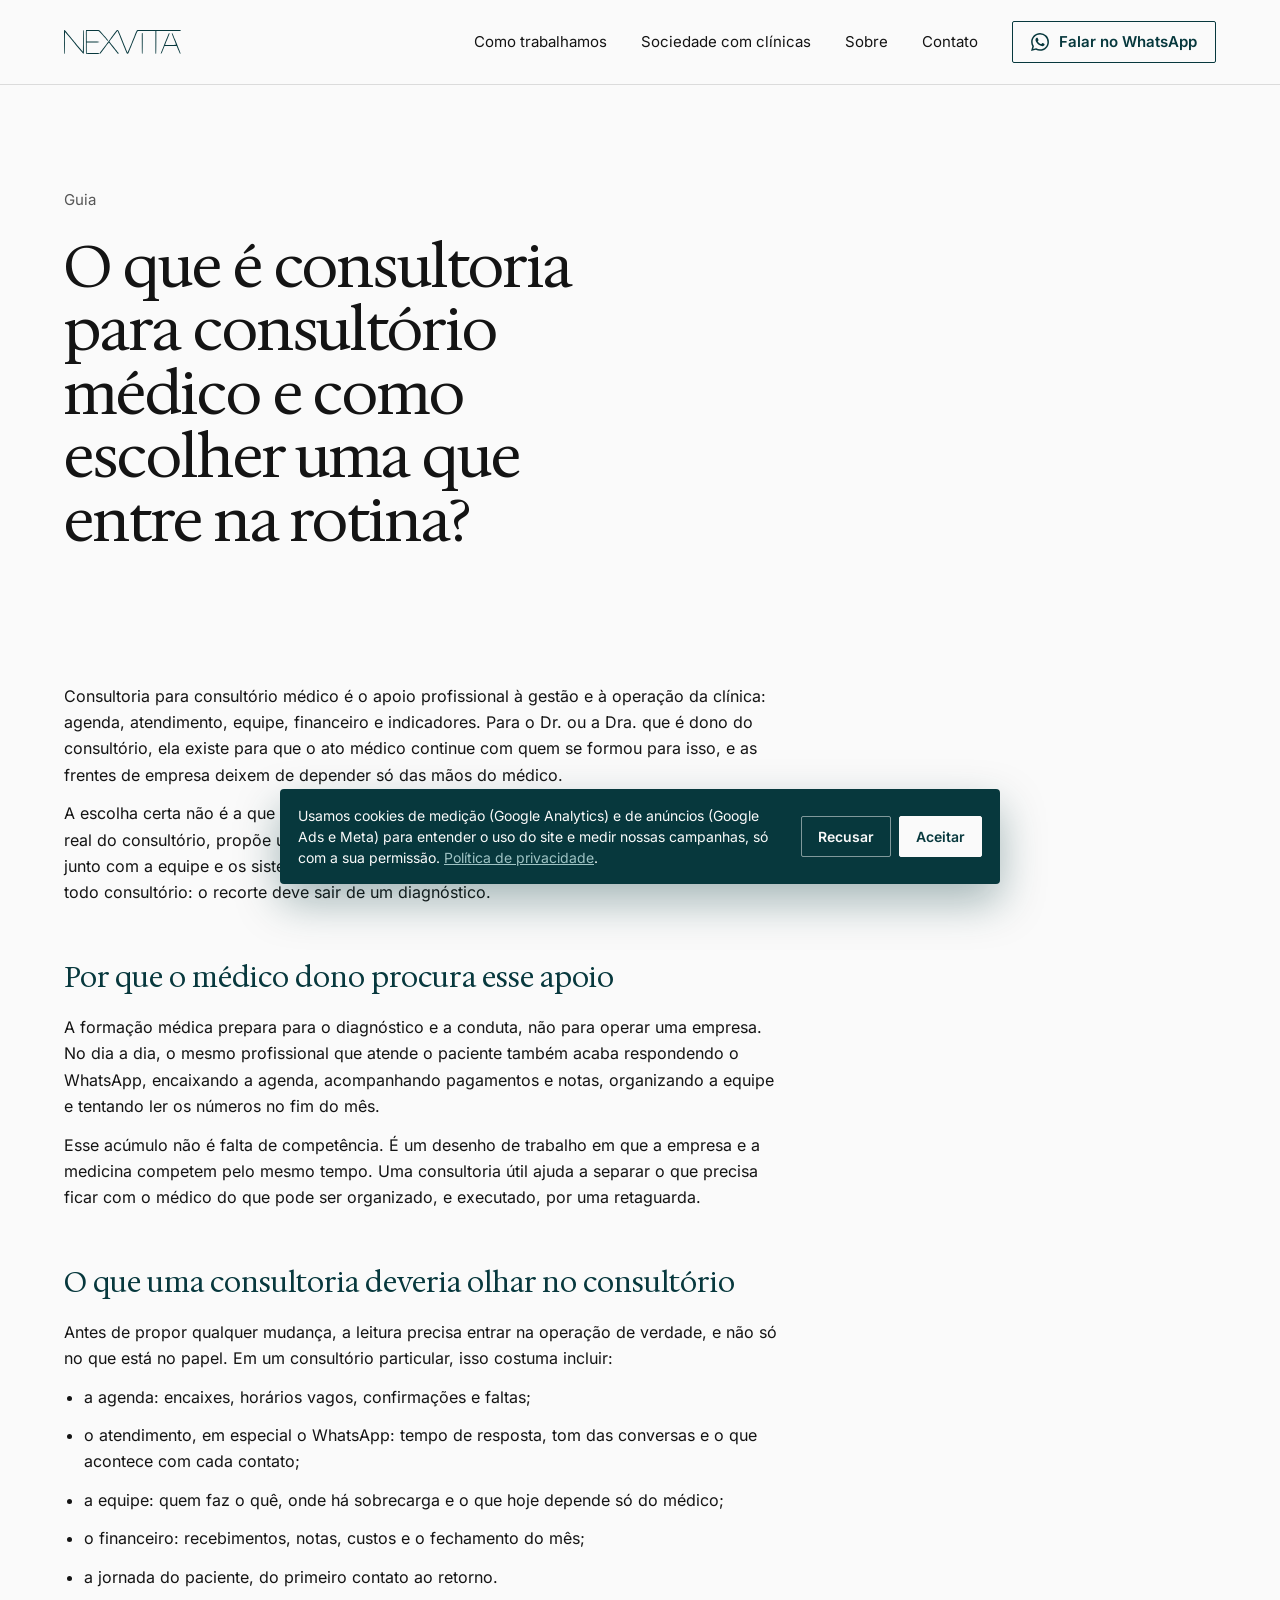
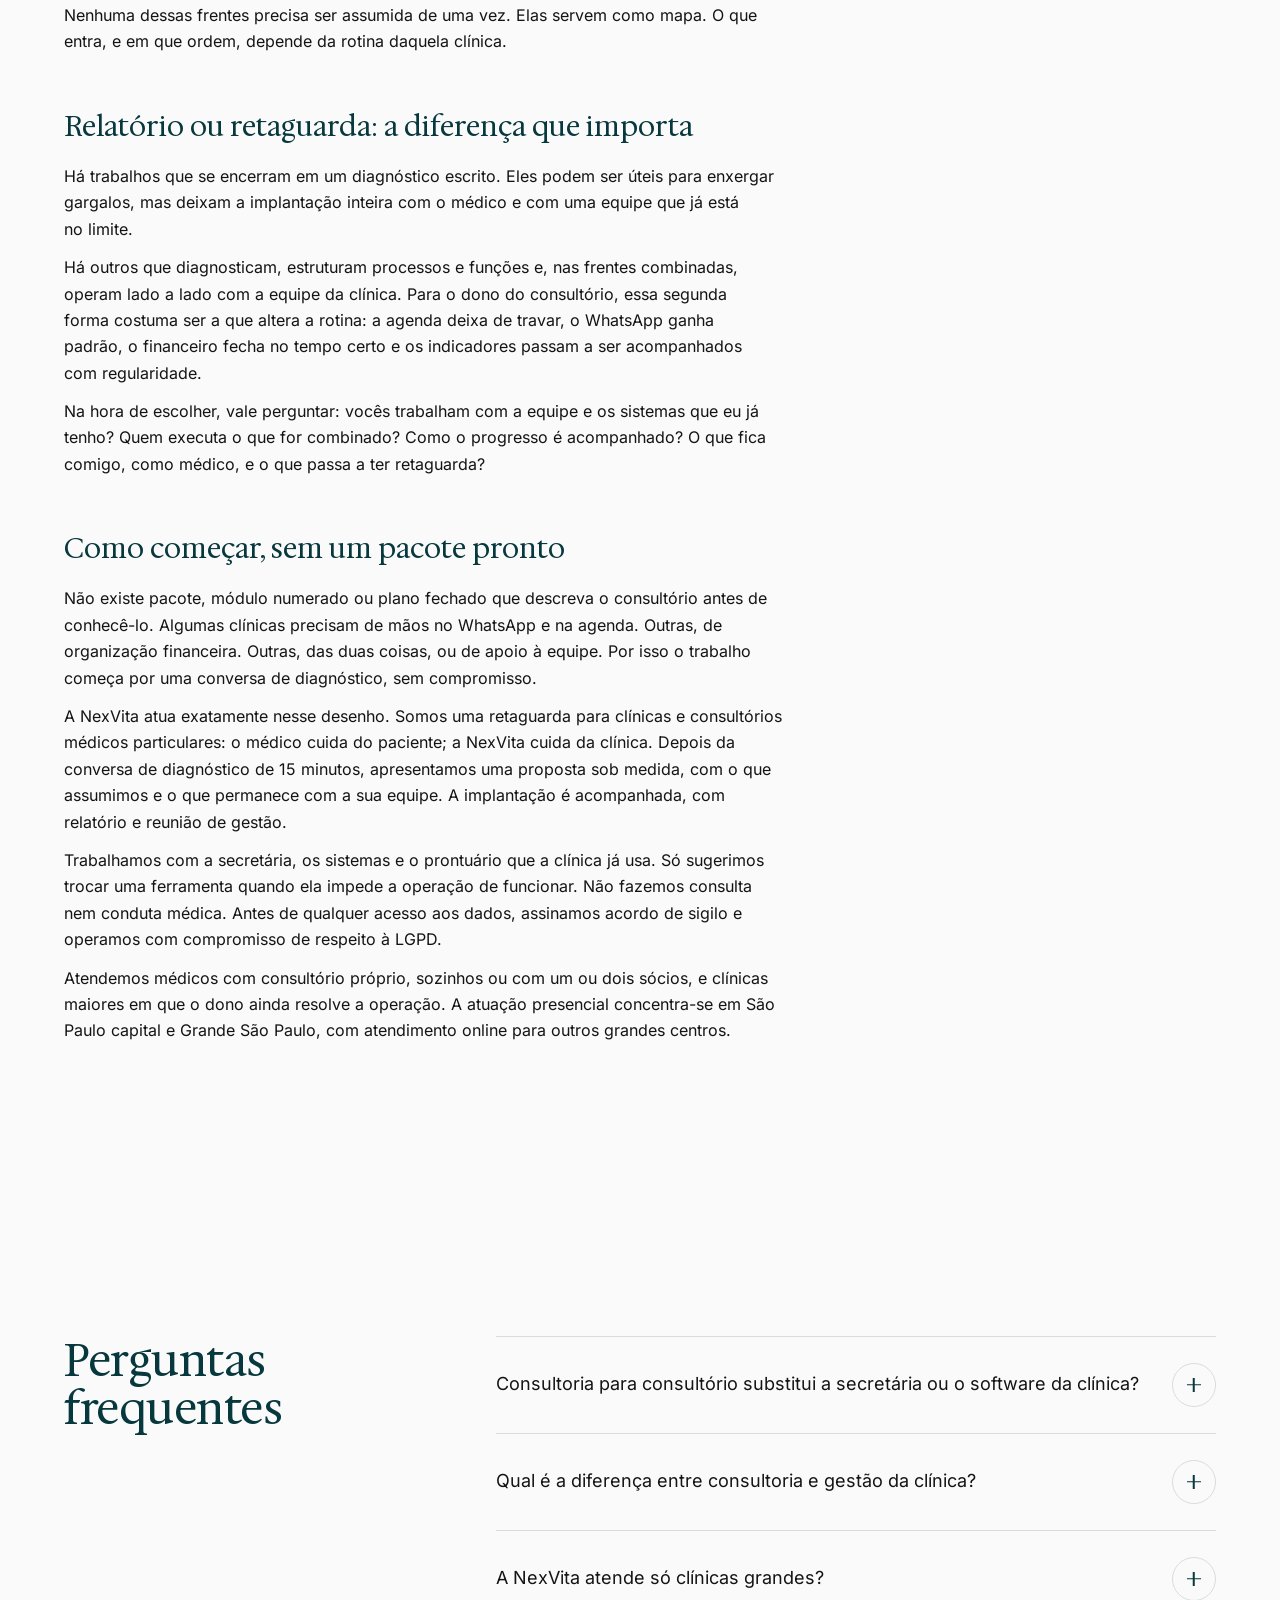
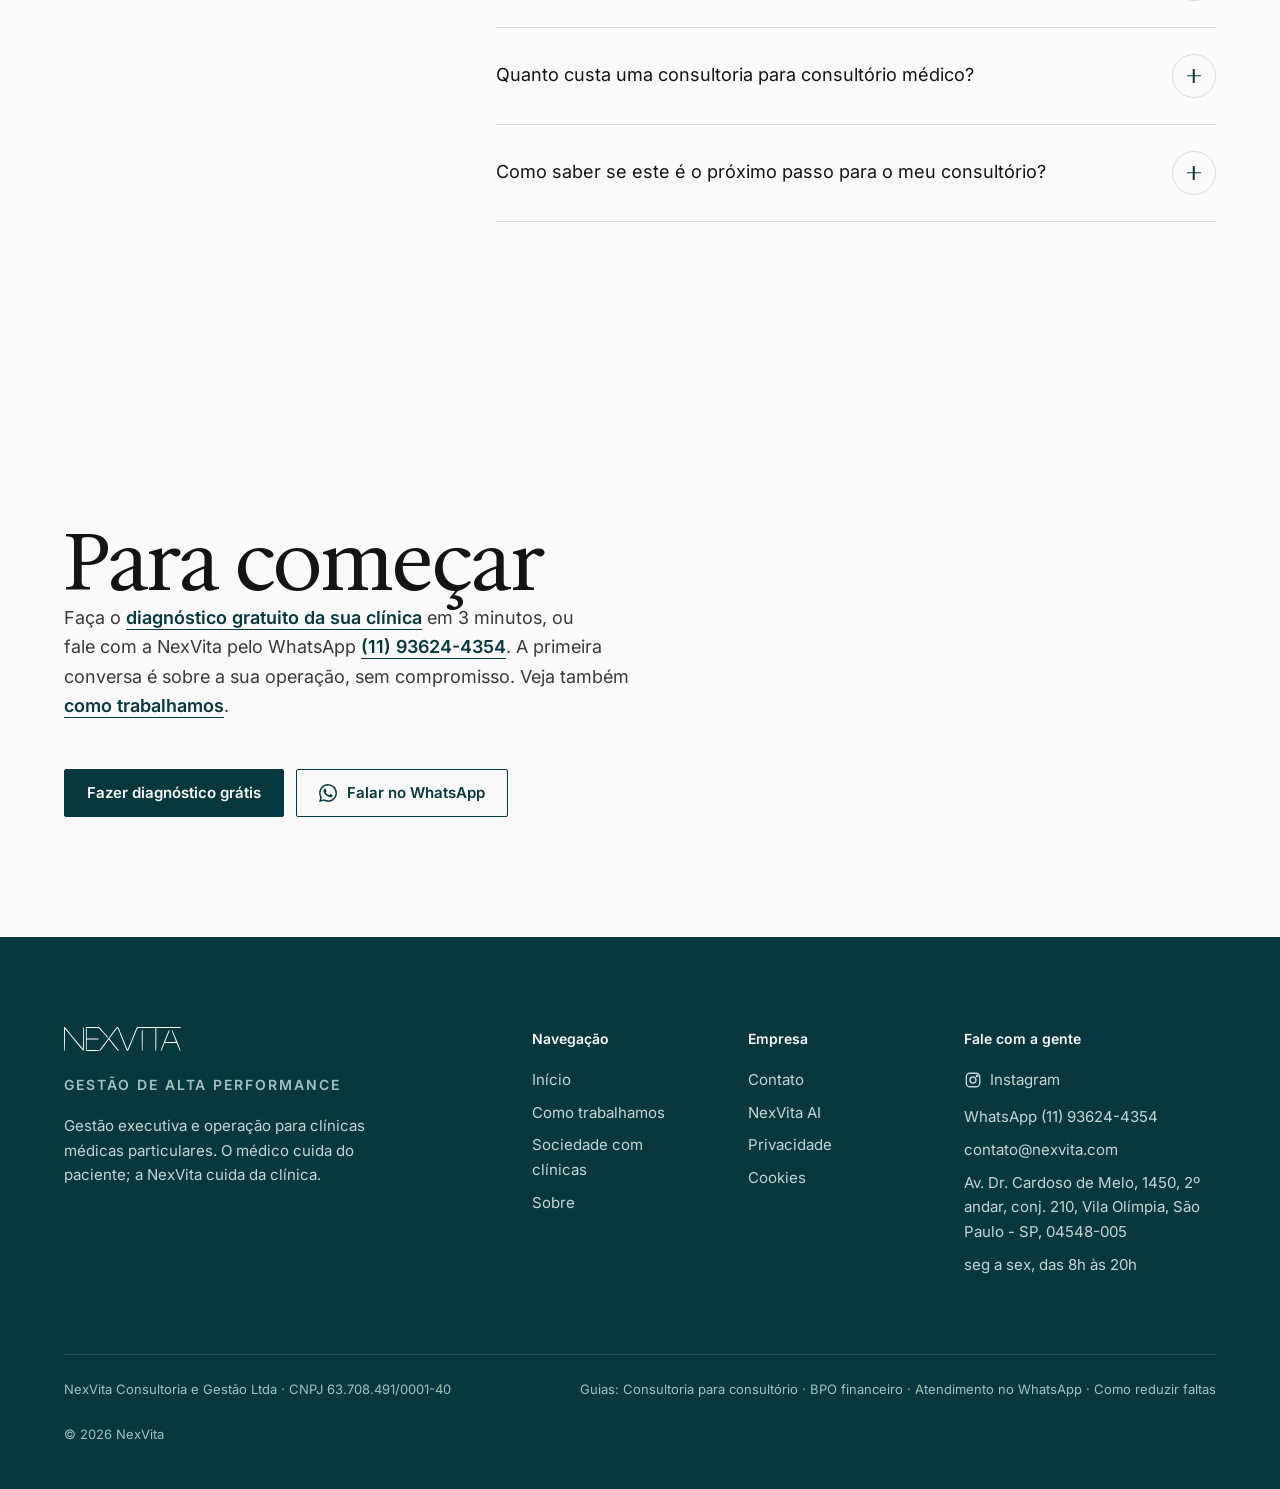
<file: consultoria-para-consultorio-medico/index.html>
<!doctype html>
<html lang="pt-BR">
<head>
<meta charset="utf-8">
<meta name="viewport" content="width=device-width,initial-scale=1,viewport-fit=cover">
<title>Consultoria para consultório médico | NexVita</title>
<meta name="description" content="O que é consultoria para consultório médico, como escolher uma que entre na rotina e como a NexVita desenha uma retaguarda a partir do diagnóstico.">
<link rel="canonical" href="https://www.nexvita.com/consultoria-para-consultorio-medico/">
<meta property="og:type" content="website">
<meta property="og:locale" content="pt_BR">
<meta property="og:site_name" content="NexVita">
<meta property="og:image" content="https://www.nexvita.com/assets/img/og-1200x630.jpg">
<meta name="twitter:card" content="summary_large_image">
<meta name="theme-color" content="#07383d">
<link rel="icon" href="/favicon.ico" sizes="48x48">
<link rel="icon" type="image/png" sizes="192x192" href="../assets/img/icone-192.png">
<link rel="apple-touch-icon" href="../assets/img/icone-512.png">
<link rel="preload" href="../assets/fonts/HedvigLettersSerif.woff2" as="font" type="font/woff2" crossorigin>
<link rel="preload" href="../assets/fonts/Inter-latin.woff2" as="font" type="font/woff2" crossorigin>
<link rel="stylesheet" href="../assets/site.css?v=20261104c">
<link rel="stylesheet" href="../assets/marca.css?v=20261104c">
<script type="application/ld+json">{"@context":"https://schema.org","@type":"Organization","name":"NexVita","legalName":"NexVita Consultoria e Gestão Ltda","url":"https://www.nexvita.com","logo":"https://www.nexvita.com/assets/img/nexvita-logo.png","email":"contato@nexvita.com","telephone":"+55 11 93624-4354","address":{"@type":"PostalAddress","addressLocality":"São Paulo","addressRegion":"SP","addressCountry":"BR"}}</script>
<script type="application/ld+json">
{
 "@context": "https://schema.org",
 "@type": "FAQPage",
 "mainEntity": [
  {
   "@type": "Question",
   "name": "Consultoria para consultório substitui a secretária ou o software da clínica?",
   "acceptedAnswer": {
    "@type": "Answer",
    "text": "Não. Uma retaguarda bem desenhada trabalha com a equipe e os sistemas que o consultório já tem. Quando faz sentido, reorganiza funções, assume parte das tarefas ou apoia a contratação e o treinamento. Trocar pessoas ou ferramentas não é condição para começar."
   }
  },
  {
   "@type": "Question",
   "name": "Qual é a diferença entre consultoria e gestão da clínica?",
   "acceptedAnswer": {
    "@type": "Answer",
    "text": "Na prática, o que o médico precisa é de alguém que entenda a operação e, nas frentes combinadas, execute. A NexVita diagnostica, estrutura e opera junto com a equipe, com indicadores acompanhados todo mês. Não entregamos um relatório para o Dr. ou a Dra. implantar sozinho."
   }
  },
  {
   "@type": "Question",
   "name": "A NexVita atende só clínicas grandes?",
   "acceptedAnswer": {
    "@type": "Answer",
    "text": "Não. Faz sentido para médicos com agenda própria, de um ou dois profissionais a operações com dezenas de médicos, que já têm demanda e querem profissionalizar a gestão. Pediatria, ginecologia e obstetrícia, estética e clínicas multiprofissionais estão entre as especialidades que atendemos."
   }
  },
  {
   "@type": "Question",
   "name": "Quanto custa uma consultoria para consultório médico?",
   "acceptedAnswer": {
    "@type": "Answer",
    "text": "O investimento depende do que for desenhado para a sua clínica. Depois da conversa de diagnóstico, apresentamos uma proposta sob medida. Não há tabela única, porque não há pacote pronto."
   }
  },
  {
   "@type": "Question",
   "name": "Como saber se este é o próximo passo para o meu consultório?",
   "acceptedAnswer": {
    "@type": "Answer",
    "text": "Comece pelo diagnóstico. Você pode responder online, em cerca de 3 minutos, e receber uma pontuação sobre agenda, faltas, faturamento e equipe, ou agendar a conversa de 15 minutos com a NexVita."
   }
  }
 ]
}
</script>
</head>
<body data-hero="light">
<a class="skip" href="#conteudo">Pular para o conteúdo</a>
<header class="top">
<div class="wrap"><nav class="nav" aria-label="Principal">
<a class="logo" href="../" aria-label="NexVita, página inicial"><img class="l-dark" src="../assets/img/nexvita-logo.svg" alt="NexVita" width="973" height="199"><img class="l-light" src="../assets/img/nexvita-logo-white.svg" alt="" width="973" height="199"></a>
<button class="burger" aria-label="Abrir menu" aria-expanded="false" aria-controls="menu"><i></i><i></i><i></i></button>
<ul class="menu" id="menu"><li><a href="../como-trabalhamos/">Como trabalhamos</a></li><li><a href="../sociedade/">Sociedade com clínicas</a></li><li><a href="../sobre/">Sobre</a></li><li><a href="../contato/">Contato</a></li><li><a class="btn ghost" href="https://wa.me/5511936244354?text=Ol%C3%A1%2C%20vim%20pelo%20site%20da%20NexVita%20e%20gostaria%20de%20conversar%20sobre%20a%20minha%20cl%C3%ADnica." target="_blank" rel="noopener"><svg class="wa" viewBox="0 0 24 24" aria-hidden="true" fill="currentColor"><path d="M17.47 14.38c-.3-.15-1.76-.87-2.03-.97-.27-.1-.47-.15-.67.15-.2.3-.77.97-.94 1.16-.17.2-.35.22-.64.08-.3-.15-1.26-.47-2.39-1.48-.88-.79-1.48-1.76-1.65-2.06-.17-.3-.02-.46.13-.6.13-.14.3-.35.45-.52.15-.17.2-.3.3-.5.1-.2.05-.37-.03-.52-.07-.15-.67-1.61-.92-2.2-.24-.58-.49-.5-.67-.51h-.57c-.2 0-.52.07-.79.37-.27.3-1.04 1.02-1.04 2.48s1.07 2.88 1.21 3.07c.15.2 2.1 3.2 5.08 4.49.71.31 1.26.49 1.7.63.71.22 1.36.19 1.87.12.57-.09 1.76-.72 2-1.41.25-.7.25-1.29.18-1.41-.08-.13-.27-.2-.57-.35M12.05 21.79h-.01a9.87 9.87 0 0 1-5.03-1.38l-.36-.21-3.74.98 1-3.65-.24-.37a9.86 9.86 0 0 1-1.51-5.26c0-5.45 4.44-9.88 9.89-9.88 2.64 0 5.12 1.03 6.99 2.9a9.83 9.83 0 0 1 2.89 6.99c0 5.45-4.44 9.88-9.89 9.88m8.41-18.3A11.82 11.82 0 0 0 12.05 0C5.5 0 .16 5.34.16 11.89c0 2.1.55 4.14 1.59 5.95L.06 24l6.3-1.65a11.88 11.88 0 0 0 5.69 1.45h.01c6.55 0 11.89-5.34 11.89-11.89 0-3.18-1.24-6.17-3.49-8.42Z"/></svg>Falar no WhatsApp</a></li></ul>
</nav></div>
</header>
<main id="conteudo">
<section class="phero">
<div class="wrap">
<span class="crumb">Guia</span>
<h1><span class="ln"><span>O que é consultoria para consultório médico e como escolher uma que entre na rotina?</span></span></h1>
</div>
</section>
<section class="sec" style="padding-top:20px"><div class="wrap"><div class="prose">
<p>Consultoria para consultório médico é o apoio profissional à gestão e à operação da clínica: agenda, atendimento, equipe, financeiro e indicadores. Para o Dr. ou a Dra. que é dono do consultório, ela existe para que o ato médico continue com quem se formou para isso, e as frentes de empresa deixem de depender só das mãos do médico.</p>
<p>A escolha certa não é a que entrega apenas um relatório e se retira. É a que parte da rotina real do consultório, propõe um desenho sob medida e, quando faz sentido, entra na execução junto com a equipe e os sistemas que a clínica já usa. Não há um modelo único que sirva para todo consultório: o recorte deve sair de um diagnóstico.</p>
<h2>Por que o médico dono procura esse apoio</h2>
<p>A formação médica prepara para o diagnóstico e a conduta, não para operar uma empresa. No dia a dia, o mesmo profissional que atende o paciente também acaba respondendo o WhatsApp, encaixando a agenda, acompanhando pagamentos e notas, organizando a equipe e tentando ler os números no fim do mês.</p>
<p>Esse acúmulo não é falta de competência. É um desenho de trabalho em que a empresa e a medicina competem pelo mesmo tempo. Uma consultoria útil ajuda a separar o que precisa ficar com o médico do que pode ser organizado, e executado, por uma retaguarda.</p>
<h2>O que uma consultoria deveria olhar no consultório</h2>
<p>Antes de propor qualquer mudança, a leitura precisa entrar na operação de verdade, e não só no que está no papel. Em um consultório particular, isso costuma incluir:</p>
<ul><li>a agenda: encaixes, horários vagos, confirmações e faltas;</li><li>o atendimento, em especial o WhatsApp: tempo de resposta, tom das conversas e o que acontece com cada contato;</li><li>a equipe: quem faz o quê, onde há sobrecarga e o que hoje depende só do médico;</li><li>o financeiro: recebimentos, notas, custos e o fechamento do mês;</li><li>a jornada do paciente, do primeiro contato ao retorno.</li></ul>
<p>Nenhuma dessas frentes precisa ser assumida de uma vez. Elas servem como mapa. O que entra, e em que ordem, depende da rotina daquela clínica.</p>
<h2>Relatório ou retaguarda: a diferença que importa</h2>
<p>Há trabalhos que se encerram em um diagnóstico escrito. Eles podem ser úteis para enxergar gargalos, mas deixam a implantação inteira com o médico e com uma equipe que já está no limite.</p>
<p>Há outros que diagnosticam, estruturam processos e funções e, nas frentes combinadas, operam lado a lado com a equipe da clínica. Para o dono do consultório, essa segunda forma costuma ser a que altera a rotina: a agenda deixa de travar, o WhatsApp ganha padrão, o financeiro fecha no tempo certo e os indicadores passam a ser acompanhados com regularidade.</p>
<p>Na hora de escolher, vale perguntar: vocês trabalham com a equipe e os sistemas que eu já tenho? Quem executa o que for combinado? Como o progresso é acompanhado? O que fica comigo, como médico, e o que passa a ter retaguarda?</p>
<h2>Como começar, sem um pacote pronto</h2>
<p>Não existe pacote, módulo numerado ou plano fechado que descreva o consultório antes de conhecê-lo. Algumas clínicas precisam de mãos no WhatsApp e na agenda. Outras, de organização financeira. Outras, das duas coisas, ou de apoio à equipe. Por isso o trabalho começa por uma conversa de diagnóstico, sem compromisso.</p>
<p>A NexVita atua exatamente nesse desenho. Somos uma retaguarda para clínicas e consultórios médicos particulares: o médico cuida do paciente; a NexVita cuida da clínica. Depois da conversa de diagnóstico de 15 minutos, apresentamos uma proposta sob medida, com o que assumimos e o que permanece com a sua equipe. A implantação é acompanhada, com relatório e reunião de gestão.</p>
<p>Trabalhamos com a secretária, os sistemas e o prontuário que a clínica já usa. Só sugerimos trocar uma ferramenta quando ela impede a operação de funcionar. Não fazemos consulta nem conduta médica. Antes de qualquer acesso aos dados, assinamos acordo de sigilo e operamos com compromisso de respeito à LGPD.</p>
<p>Atendemos médicos com consultório próprio, sozinhos ou com um ou dois sócios, e clínicas maiores em que o dono ainda resolve a operação. A atuação presencial concentra-se em São Paulo capital e Grande São Paulo, com atendimento online para outros grandes centros.</p>
</div></div></section>

<section class="sec"><div class="wrap split2">
<div class="stickyhead"><h2 class="h2 petro rv">Perguntas frequentes</h2></div>
<div class="faq rv"><details><summary>Consultoria para consultório substitui a secretária ou o software da clínica?<span class="plus" aria-hidden="true"></span></summary><p class="ans">Não. Uma retaguarda bem desenhada trabalha com a equipe e os sistemas que o consultório já tem. Quando faz sentido, reorganiza funções, assume parte das tarefas ou apoia a contratação e o treinamento. Trocar pessoas ou ferramentas não é condição para começar.</p></details><details><summary>Qual é a diferença entre consultoria e gestão da clínica?<span class="plus" aria-hidden="true"></span></summary><p class="ans">Na prática, o que o médico precisa é de alguém que entenda a operação e, nas frentes combinadas, execute. A NexVita diagnostica, estrutura e opera junto com a equipe, com indicadores acompanhados todo mês. Não entregamos um relatório para o Dr. ou a Dra. implantar sozinho.</p></details><details><summary>A NexVita atende só clínicas grandes?<span class="plus" aria-hidden="true"></span></summary><p class="ans">Não. Faz sentido para médicos com agenda própria, de um ou dois profissionais a operações com dezenas de médicos, que já têm demanda e querem profissionalizar a gestão. Pediatria, ginecologia e obstetrícia, estética e clínicas multiprofissionais estão entre as especialidades que atendemos.</p></details><details><summary>Quanto custa uma consultoria para consultório médico?<span class="plus" aria-hidden="true"></span></summary><p class="ans">O investimento depende do que for desenhado para a sua clínica. Depois da conversa de diagnóstico, apresentamos uma proposta sob medida. Não há tabela única, porque não há pacote pronto.</p></details><details><summary>Como saber se este é o próximo passo para o meu consultório?<span class="plus" aria-hidden="true"></span></summary><p class="ans">Comece pelo diagnóstico. Você pode responder online, em cerca de 3 minutos, e receber uma pontuação sobre agenda, faltas, faturamento e equipe, ou agendar a conversa de 15 minutos com a NexVita.</p></details></div>
</div></section>

<section class="closing"><div class="wrap"><div><h2 class="rv">Para começar</h2>
<p class="lede rv d1">Faça o <a class="textlink" href="https://diagnostico.nexvita.com/?utm_source=site&amp;utm_medium=texto_consultoria-para-consultorio-medico" data-cta="cta_diagnostico" data-placement="texto_consultoria-para-consultorio-medico">diagnóstico gratuito da sua clínica</a> em 3 minutos, ou fale com a NexVita pelo WhatsApp <a class="textlink" href="https://wa.me/5511936244354?text=Ol%C3%A1%2C%20vim%20pelo%20site%20da%20NexVita%20e%20gostaria%20de%20conversar%20sobre%20a%20minha%20cl%C3%ADnica." target="_blank" rel="noopener">(11) 93624-4354</a>. A primeira conversa é sobre a sua operação, sem compromisso. Veja também <a class="textlink" href="../como-trabalhamos/">como trabalhamos</a>.</p>
<div class="ctas rv d1"><a class="btn solid" href="https://diagnostico.nexvita.com/?utm_source=site&utm_medium=secao_diagnostico_consultoria-para-consultorio-medico" data-cta="cta_diagnostico" data-placement="secao_diagnostico_consultoria-para-consultorio-medico">Fazer diagnóstico grátis</a><a class="btn ghost" href="https://wa.me/5511936244354?text=Ol%C3%A1%2C%20vim%20pelo%20site%20da%20NexVita%20e%20gostaria%20de%20conversar%20sobre%20a%20minha%20cl%C3%ADnica." target="_blank" rel="noopener"><svg class="wa" viewBox="0 0 24 24" aria-hidden="true" fill="currentColor"><path d="M17.47 14.38c-.3-.15-1.76-.87-2.03-.97-.27-.1-.47-.15-.67.15-.2.3-.77.97-.94 1.16-.17.2-.35.22-.64.08-.3-.15-1.26-.47-2.39-1.48-.88-.79-1.48-1.76-1.65-2.06-.17-.3-.02-.46.13-.6.13-.14.3-.35.45-.52.15-.17.2-.3.3-.5.1-.2.05-.37-.03-.52-.07-.15-.67-1.61-.92-2.2-.24-.58-.49-.5-.67-.51h-.57c-.2 0-.52.07-.79.37-.27.3-1.04 1.02-1.04 2.48s1.07 2.88 1.21 3.07c.15.2 2.1 3.2 5.08 4.49.71.31 1.26.49 1.7.63.71.22 1.36.19 1.87.12.57-.09 1.76-.72 2-1.41.25-.7.25-1.29.18-1.41-.08-.13-.27-.2-.57-.35M12.05 21.79h-.01a9.87 9.87 0 0 1-5.03-1.38l-.36-.21-3.74.98 1-3.65-.24-.37a9.86 9.86 0 0 1-1.51-5.26c0-5.45 4.44-9.88 9.89-9.88 2.64 0 5.12 1.03 6.99 2.9a9.83 9.83 0 0 1 2.89 6.99c0 5.45-4.44 9.88-9.89 9.88m8.41-18.3A11.82 11.82 0 0 0 12.05 0C5.5 0 .16 5.34.16 11.89c0 2.1.55 4.14 1.59 5.95L.06 24l6.3-1.65a11.88 11.88 0 0 0 5.69 1.45h.01c6.55 0 11.89-5.34 11.89-11.89 0-3.18-1.24-6.17-3.49-8.42Z"/></svg>Falar no WhatsApp</a></div></div></div></section>
</main>
<footer class="foot">
<div class="wrap">
<div class="grid">
<div class="brand"><img src="../assets/img/nexvita-logo-white.svg" alt="NexVita" width="973" height="199"><p class="eyebrow" style="color:var(--agua);margin-top:14px">Gestão de Alta Performance</p><p>Gestão executiva e operação para clínicas médicas particulares. O médico cuida do paciente; a NexVita cuida da clínica.</p></div>
<div><h4>Navegação</h4><ul><li><a href="../">Início</a></li><li><a href="../como-trabalhamos/">Como trabalhamos</a></li><li><a href="../sociedade/">Sociedade com clínicas</a></li><li><a href="../sobre/">Sobre</a></li></ul></div>
<div><h4>Empresa</h4><ul><li><a href="../contato/">Contato</a></li><li><a href="https://nexvita.ai">NexVita AI</a></li><li><a href="../privacidade/">Privacidade</a></li><li><a href="#" data-cookies>Cookies</a></li></ul></div>
<div><h4>Fale com a gente</h4><ul><li><a class="ig" href="https://www.instagram.com/nexvita.ai/" target="_blank" rel="noopener" aria-label="Instagram da NexVita"><svg viewBox="0 0 24 24" aria-hidden="true" fill="none" stroke="currentColor" stroke-width="1.8"><rect x="3" y="3" width="18" height="18" rx="5"/><circle cx="12" cy="12" r="4"/><circle cx="17.5" cy="6.5" r="1" fill="currentColor"/></svg>Instagram</a></li><li><a href="https://wa.me/5511936244354?text=Ol%C3%A1%2C%20vim%20pelo%20site%20da%20NexVita%20e%20gostaria%20de%20conversar%20sobre%20a%20minha%20cl%C3%ADnica." target="_blank" rel="noopener">WhatsApp (11) 93624-4354</a></li><li><a href="mailto:contato@nexvita.com">contato@nexvita.com</a></li><li>Av. Dr. Cardoso de Melo, 1450, 2º andar, conj. 210, Vila Olímpia, São Paulo - SP, 04548-005</li><li>seg a sex, das 8h às 20h</li></ul></div>
</div>
<div class="legal"><span>NexVita Consultoria e Gestão Ltda · CNPJ 63.708.491/0001-40</span><span>Guias: <a href="/consultoria-para-consultorio-medico/">Consultoria para consultório</a> · <a href="/bpo-financeiro-para-clinica-medica/">BPO financeiro</a> · <a href="/atendimento-whatsapp-consultorio-medico/">Atendimento no WhatsApp</a> · <a href="/como-reduzir-faltas-consultorio-medico/">Como reduzir faltas</a></span><span>© 2026 NexVita</span></div>
</div>
</footer>
<a class="wa-float" href="https://wa.me/5511936244354?text=Ol%C3%A1%2C%20vim%20pelo%20site%20da%20NexVita%20e%20gostaria%20de%20conversar%20sobre%20a%20minha%20cl%C3%ADnica." target="_blank" rel="noopener" aria-label="Falar no WhatsApp"><svg class="wa" viewBox="0 0 24 24" aria-hidden="true" fill="currentColor"><path d="M17.47 14.38c-.3-.15-1.76-.87-2.03-.97-.27-.1-.47-.15-.67.15-.2.3-.77.97-.94 1.16-.17.2-.35.22-.64.08-.3-.15-1.26-.47-2.39-1.48-.88-.79-1.48-1.76-1.65-2.06-.17-.3-.02-.46.13-.6.13-.14.3-.35.45-.52.15-.17.2-.3.3-.5.1-.2.05-.37-.03-.52-.07-.15-.67-1.61-.92-2.2-.24-.58-.49-.5-.67-.51h-.57c-.2 0-.52.07-.79.37-.27.3-1.04 1.02-1.04 2.48s1.07 2.88 1.21 3.07c.15.2 2.1 3.2 5.08 4.49.71.31 1.26.49 1.7.63.71.22 1.36.19 1.87.12.57-.09 1.76-.72 2-1.41.25-.7.25-1.29.18-1.41-.08-.13-.27-.2-.57-.35M12.05 21.79h-.01a9.87 9.87 0 0 1-5.03-1.38l-.36-.21-3.74.98 1-3.65-.24-.37a9.86 9.86 0 0 1-1.51-5.26c0-5.45 4.44-9.88 9.89-9.88 2.64 0 5.12 1.03 6.99 2.9a9.83 9.83 0 0 1 2.89 6.99c0 5.45-4.44 9.88-9.89 9.88m8.41-18.3A11.82 11.82 0 0 0 12.05 0C5.5 0 .16 5.34.16 11.89c0 2.1.55 4.14 1.59 5.95L.06 24l6.3-1.65a11.88 11.88 0 0 0 5.69 1.45h.01c6.55 0 11.89-5.34 11.89-11.89 0-3.18-1.24-6.17-3.49-8.42Z"/></svg></a>
<script src="../assets/site.js?v=20261104c" defer></script>
<script src="../assets/consent.js?v=20261104c" defer></script>
<div class="mbar"><a class="btn solid" href="https://diagnostico.nexvita.com/?utm_source=site&utm_medium=mbar_consultoria-para-consultorio-medico" data-cta="cta_diagnostico" data-placement="mbar_consultoria-para-consultorio-medico">Fazer diagnóstico grátis</a><a class="btn ghost" href="https://wa.me/5511936244354?text=Ol%C3%A1%2C%20vim%20pelo%20site%20da%20NexVita%20e%20gostaria%20de%20conversar%20sobre%20a%20minha%20cl%C3%ADnica." target="_blank" rel="noopener" aria-label="WhatsApp da NexVita">WhatsApp</a></div>
</body>
</html>
</file>
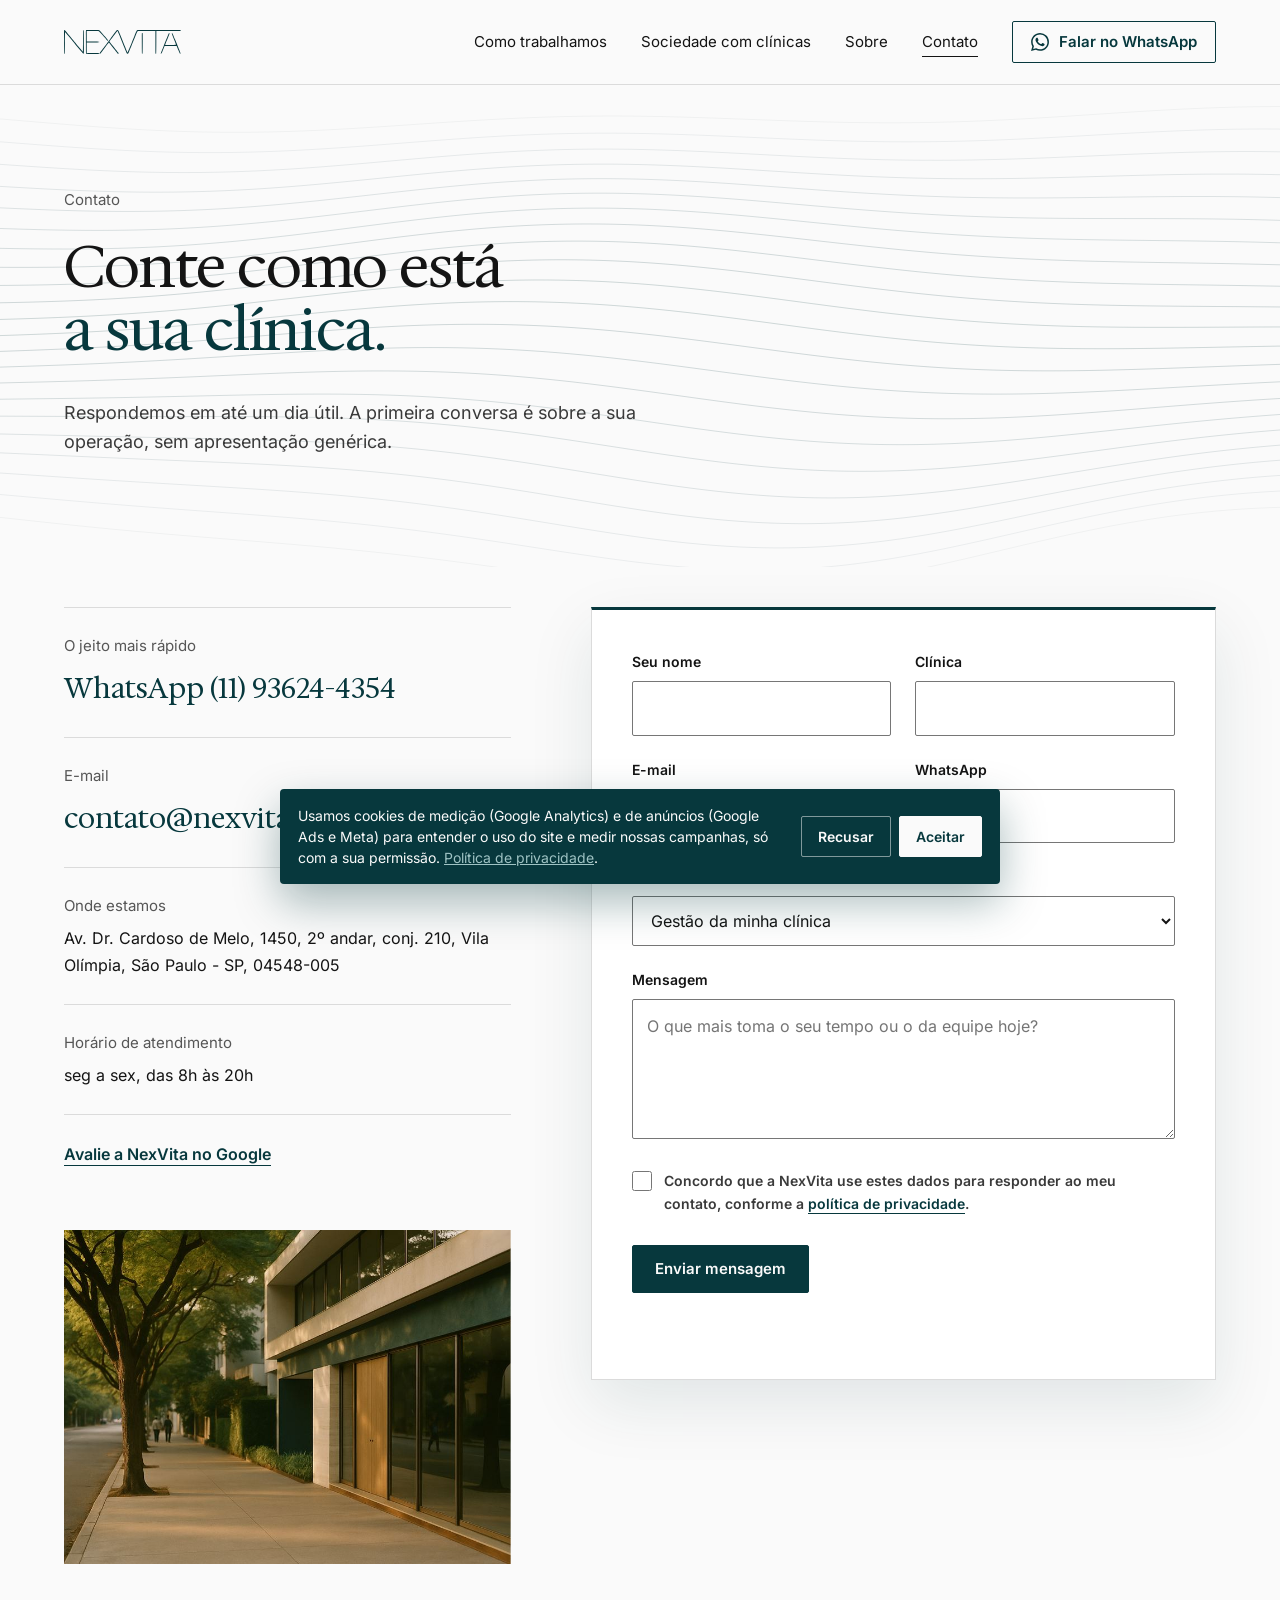
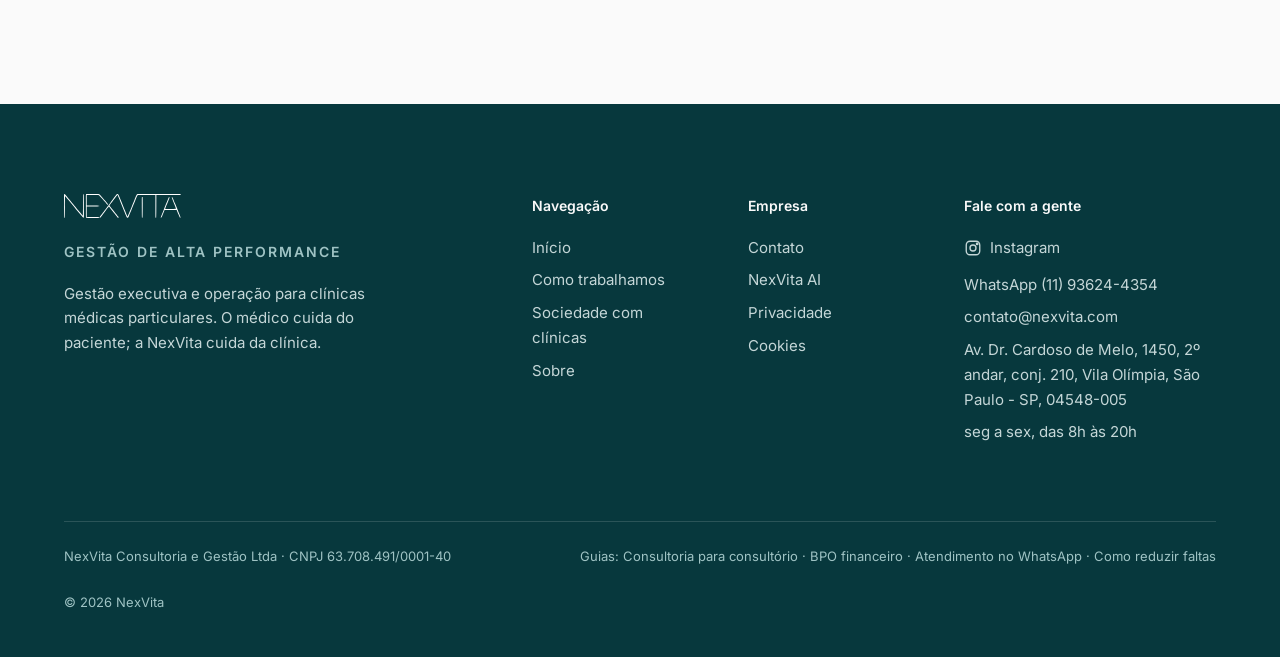
<file: contato/index.html>
<!doctype html>
<html lang="pt-BR">
<head>
<meta charset="utf-8">
<meta name="viewport" content="width=device-width,initial-scale=1,viewport-fit=cover">
<title>Contato | NexVita · Gestão de Alta Performance</title>
<meta name="description" content="Fale com a NexVita pelo WhatsApp ou pelo formulário. Respondemos em até um dia útil.">
<link rel="canonical" href="https://www.nexvita.com/contato/">
<meta property="og:type" content="website">
<meta property="og:locale" content="pt_BR">
<meta property="og:site_name" content="NexVita">
<meta property="og:title" content="Contato | NexVita">
<meta property="og:description" content="Gestão de Alta Performance. Fale com a NexVita pelo WhatsApp ou pelo formulário. Respondemos em até um dia útil.">
<meta property="og:image" content="https://www.nexvita.com/assets/img/og-1200x630.jpg">
<meta name="twitter:card" content="summary_large_image">
<meta name="theme-color" content="#07383d">
<link rel="icon" href="/favicon.ico" sizes="48x48">
<link rel="icon" type="image/png" sizes="192x192" href="../assets/img/icone-192.png">
<link rel="apple-touch-icon" href="../assets/img/icone-512.png">
<link rel="preload" href="../assets/fonts/HedvigLettersSerif.woff2" as="font" type="font/woff2" crossorigin>
<link rel="preload" href="../assets/fonts/Inter-latin.woff2" as="font" type="font/woff2" crossorigin>
<link rel="stylesheet" href="../assets/site.css?v=20261104c">
<link rel="stylesheet" href="../assets/marca.css?v=20261104c">
<script type="application/ld+json">{"@context":"https://schema.org","@type":"Organization","name":"NexVita","legalName":"NexVita Consultoria e Gestão Ltda","url":"https://www.nexvita.com","logo":"https://www.nexvita.com/assets/img/nexvita-logo.png","email":"contato@nexvita.com","telephone":"+55 11 93624-4354","address":{"@type":"PostalAddress","addressLocality":"São Paulo","addressRegion":"SP","addressCountry":"BR"}}</script>
</head>
<body data-hero="light">
<a class="skip" href="#conteudo">Pular para o conteúdo</a>
<header class="top">
<div class="wrap"><nav class="nav" aria-label="Principal">
<a class="logo" href="../" aria-label="NexVita, página inicial"><img class="l-dark" src="../assets/img/nexvita-logo.svg" alt="NexVita" width="973" height="199"><img class="l-light" src="../assets/img/nexvita-logo-white.svg" alt="" width="973" height="199"></a>
<button class="burger" aria-label="Abrir menu" aria-expanded="false" aria-controls="menu"><i></i><i></i><i></i></button>
<ul class="menu" id="menu"><li><a href="../como-trabalhamos/">Como trabalhamos</a></li><li><a href="../sociedade/">Sociedade com clínicas</a></li><li><a href="../sobre/">Sobre</a></li><li><a href="../contato/" aria-current=page>Contato</a></li><li><a class="btn ghost" href="https://wa.me/5511936244354?text=Ol%C3%A1%2C%20vim%20pelo%20site%20da%20NexVita%20e%20gostaria%20de%20conversar%20sobre%20a%20minha%20cl%C3%ADnica." target="_blank" rel="noopener"><svg class="wa" viewBox="0 0 24 24" aria-hidden="true" fill="currentColor"><path d="M17.47 14.38c-.3-.15-1.76-.87-2.03-.97-.27-.1-.47-.15-.67.15-.2.3-.77.97-.94 1.16-.17.2-.35.22-.64.08-.3-.15-1.26-.47-2.39-1.48-.88-.79-1.48-1.76-1.65-2.06-.17-.3-.02-.46.13-.6.13-.14.3-.35.45-.52.15-.17.2-.3.3-.5.1-.2.05-.37-.03-.52-.07-.15-.67-1.61-.92-2.2-.24-.58-.49-.5-.67-.51h-.57c-.2 0-.52.07-.79.37-.27.3-1.04 1.02-1.04 2.48s1.07 2.88 1.21 3.07c.15.2 2.1 3.2 5.08 4.49.71.31 1.26.49 1.7.63.71.22 1.36.19 1.87.12.57-.09 1.76-.72 2-1.41.25-.7.25-1.29.18-1.41-.08-.13-.27-.2-.57-.35M12.05 21.79h-.01a9.87 9.87 0 0 1-5.03-1.38l-.36-.21-3.74.98 1-3.65-.24-.37a9.86 9.86 0 0 1-1.51-5.26c0-5.45 4.44-9.88 9.89-9.88 2.64 0 5.12 1.03 6.99 2.9a9.83 9.83 0 0 1 2.89 6.99c0 5.45-4.44 9.88-9.89 9.88m8.41-18.3A11.82 11.82 0 0 0 12.05 0C5.5 0 .16 5.34.16 11.89c0 2.1.55 4.14 1.59 5.95L.06 24l6.3-1.65a11.88 11.88 0 0 0 5.69 1.45h.01c6.55 0 11.89-5.34 11.89-11.89 0-3.18-1.24-6.17-3.49-8.42Z"/></svg>Falar no WhatsApp</a></li></ul>
</nav></div>
</header>
<main id="conteudo">
<section class="phero">
<canvas class="flow" data-lines="22" data-amp="20" aria-hidden="true"></canvas>
<div class="wrap">
<span class="crumb">Contato</span>
<h1><span class="ln"><span>Conte como está</span></span><span class="ln accent"><span>a sua clínica.</span></span></h1>
<p class="lede rv d2">Respondemos em até um dia útil. A primeira conversa é sobre a sua operação, sem apresentação genérica.</p>
</div>
</section>

<section class="sec" style="padding-top:40px"><div class="wrap contact">
<div class="rv">
<div class="channel"><span class="lbl">O jeito mais rápido</span><a class="big" href="https://wa.me/5511936244354?text=Ol%C3%A1%2C%20vim%20pelo%20site%20da%20NexVita%20e%20gostaria%20de%20conversar%20sobre%20a%20minha%20cl%C3%ADnica." target="_blank" rel="noopener">WhatsApp (11) 93624-4354</a></div>
<div class="channel"><span class="lbl">E-mail</span><a class="big" href="mailto:contato@nexvita.com">contato@nexvita.com</a></div>
<div class="channel"><span class="lbl">Onde estamos</span><p>Av. Dr. Cardoso de Melo, 1450, 2º andar, conj. 210, Vila Olímpia, São Paulo - SP, 04548-005</p></div>
<div class="channel"><span class="lbl">Horário de atendimento</span><p>seg a sex, das 8h às 20h</p></div>
<div class="channel"><a class="textlink" href="https://search.google.com/local/writereview?placeid=ChIJmXUCoylXzpQRuloGQnhAcX8" target="_blank" rel="noopener noreferrer">Avalie a NexVita no Google</a></div>
<figure class="fig cfig clip"><img src="../assets/img/f-cidade-1600.jpg" srcset="../assets/img/f-cidade-900.jpg 900w, ../assets/img/f-cidade-1600.jpg 1600w" sizes="(max-width:1000px) 100vw, 40vw" width="1600" height="1067" alt="Rua arborizada nos Jardins, em São Paulo" loading="lazy" decoding="async"></figure>
</div>
<form class="lead rv d1" data-endpoint="https://formsubmit.co/ajax/mori@nexvita.com" novalidate>
<div><label for="f-nome">Seu nome</label><input id="f-nome" name="nome" autocomplete="name" required></div>
<div><label for="f-clinica">Clínica</label><input id="f-clinica" name="clinica" autocomplete="organization"></div>
<div><label for="f-email">E-mail</label><input id="f-email" name="email" type="email" autocomplete="email" required></div>
<div><label for="f-tel">WhatsApp</label><input id="f-tel" name="telefone" type="tel" autocomplete="tel" inputmode="tel" required></div>
<div class="full"><label for="f-assunto">Assunto</label><select id="f-assunto" name="assunto">

<option value="Gestão da minha clínica">Gestão da minha clínica</option>
<option value="Atendimento e operação">Atendimento e operação</option>
<option value="Diagnóstico">Diagnóstico</option>
<option value="Sociedade com clínica">Sociedade com clínica</option>
<option value="Parceria">Parceria</option>
<option value="Trabalhar na NexVita">Trabalhar na NexVita</option>
<option value="Outro">Outro</option>
</select></div>
<div class="full"><label for="f-msg">Mensagem</label><textarea id="f-msg" name="mensagem" placeholder="O que mais toma o seu tempo ou o da equipe hoje?"></textarea></div>
<div class="hp" aria-hidden="true"><label for="f-web">Não preencha</label><input id="f-web" name="website" tabindex="-1" autocomplete="off"></div>
<label class="consent full"><input type="checkbox" name="consentimento" value="sim" required><span>Concordo que a NexVita use estes dados para responder ao meu contato, conforme a <a class="textlink" href="../privacidade/">política de privacidade</a>.</span></label>
<div class="full ctas"><button class="btn solid" type="submit">Enviar mensagem</button></div>
<p class="status full" role="status" aria-live="polite"></p>
</form>
</div></section>
</main>
<footer class="foot">
<div class="wrap">
<div class="grid">
<div class="brand"><img src="../assets/img/nexvita-logo-white.svg" alt="NexVita" width="973" height="199"><p class="eyebrow" style="color:var(--agua);margin-top:14px">Gestão de Alta Performance</p><p>Gestão executiva e operação para clínicas médicas particulares. O médico cuida do paciente; a NexVita cuida da clínica.</p></div>
<div><h4>Navegação</h4><ul><li><a href="../">Início</a></li><li><a href="../como-trabalhamos/">Como trabalhamos</a></li><li><a href="../sociedade/">Sociedade com clínicas</a></li><li><a href="../sobre/">Sobre</a></li></ul></div>
<div><h4>Empresa</h4><ul><li><a href="../contato/">Contato</a></li><li><a href="https://nexvita.ai">NexVita AI</a></li><li><a href="../privacidade/">Privacidade</a></li><li><a href="#" data-cookies>Cookies</a></li></ul></div>
<div><h4>Fale com a gente</h4><ul><li><a class="ig" href="https://www.instagram.com/nexvita.ai/" target="_blank" rel="noopener" aria-label="Instagram da NexVita"><svg viewBox="0 0 24 24" aria-hidden="true" fill="none" stroke="currentColor" stroke-width="1.8"><rect x="3" y="3" width="18" height="18" rx="5"/><circle cx="12" cy="12" r="4"/><circle cx="17.5" cy="6.5" r="1" fill="currentColor"/></svg>Instagram</a></li><li><a href="https://wa.me/5511936244354?text=Ol%C3%A1%2C%20vim%20pelo%20site%20da%20NexVita%20e%20gostaria%20de%20conversar%20sobre%20a%20minha%20cl%C3%ADnica." target="_blank" rel="noopener">WhatsApp (11) 93624-4354</a></li><li><a href="mailto:contato@nexvita.com">contato@nexvita.com</a></li><li>Av. Dr. Cardoso de Melo, 1450, 2º andar, conj. 210, Vila Olímpia, São Paulo - SP, 04548-005</li><li>seg a sex, das 8h às 20h</li></ul></div>
</div>
<div class="legal"><span>NexVita Consultoria e Gestão Ltda · CNPJ 63.708.491/0001-40</span><span>Guias: <a href="/consultoria-para-consultorio-medico/">Consultoria para consultório</a> · <a href="/bpo-financeiro-para-clinica-medica/">BPO financeiro</a> · <a href="/atendimento-whatsapp-consultorio-medico/">Atendimento no WhatsApp</a> · <a href="/como-reduzir-faltas-consultorio-medico/">Como reduzir faltas</a></span><span>© 2026 NexVita</span></div>
</div>
</footer>
<a class="wa-float" href="https://wa.me/5511936244354?text=Ol%C3%A1%2C%20vim%20pelo%20site%20da%20NexVita%20e%20gostaria%20de%20conversar%20sobre%20a%20minha%20cl%C3%ADnica." target="_blank" rel="noopener" aria-label="Falar no WhatsApp"><svg class="wa" viewBox="0 0 24 24" aria-hidden="true" fill="currentColor"><path d="M17.47 14.38c-.3-.15-1.76-.87-2.03-.97-.27-.1-.47-.15-.67.15-.2.3-.77.97-.94 1.16-.17.2-.35.22-.64.08-.3-.15-1.26-.47-2.39-1.48-.88-.79-1.48-1.76-1.65-2.06-.17-.3-.02-.46.13-.6.13-.14.3-.35.45-.52.15-.17.2-.3.3-.5.1-.2.05-.37-.03-.52-.07-.15-.67-1.61-.92-2.2-.24-.58-.49-.5-.67-.51h-.57c-.2 0-.52.07-.79.37-.27.3-1.04 1.02-1.04 2.48s1.07 2.88 1.21 3.07c.15.2 2.1 3.2 5.08 4.49.71.31 1.26.49 1.7.63.71.22 1.36.19 1.87.12.57-.09 1.76-.72 2-1.41.25-.7.25-1.29.18-1.41-.08-.13-.27-.2-.57-.35M12.05 21.79h-.01a9.87 9.87 0 0 1-5.03-1.38l-.36-.21-3.74.98 1-3.65-.24-.37a9.86 9.86 0 0 1-1.51-5.26c0-5.45 4.44-9.88 9.89-9.88 2.64 0 5.12 1.03 6.99 2.9a9.83 9.83 0 0 1 2.89 6.99c0 5.45-4.44 9.88-9.89 9.88m8.41-18.3A11.82 11.82 0 0 0 12.05 0C5.5 0 .16 5.34.16 11.89c0 2.1.55 4.14 1.59 5.95L.06 24l6.3-1.65a11.88 11.88 0 0 0 5.69 1.45h.01c6.55 0 11.89-5.34 11.89-11.89 0-3.18-1.24-6.17-3.49-8.42Z"/></svg></a>
<script src="../assets/site.js?v=20261104c" defer></script>
<script src="../assets/consent.js?v=20261104c" defer></script>
<div class="mbar"><a class="btn solid" href="https://diagnostico.nexvita.com/?utm_source=site&utm_medium=mbar_contato" data-cta="cta_diagnostico" data-placement="mbar_contato">Fazer diagnóstico grátis</a><a class="btn ghost" href="https://wa.me/5511936244354?text=Ol%C3%A1%2C%20vim%20pelo%20site%20da%20NexVita%20e%20gostaria%20de%20conversar%20sobre%20a%20minha%20cl%C3%ADnica." target="_blank" rel="noopener" aria-label="WhatsApp da NexVita">WhatsApp</a></div>
</body>
</html>
</file>
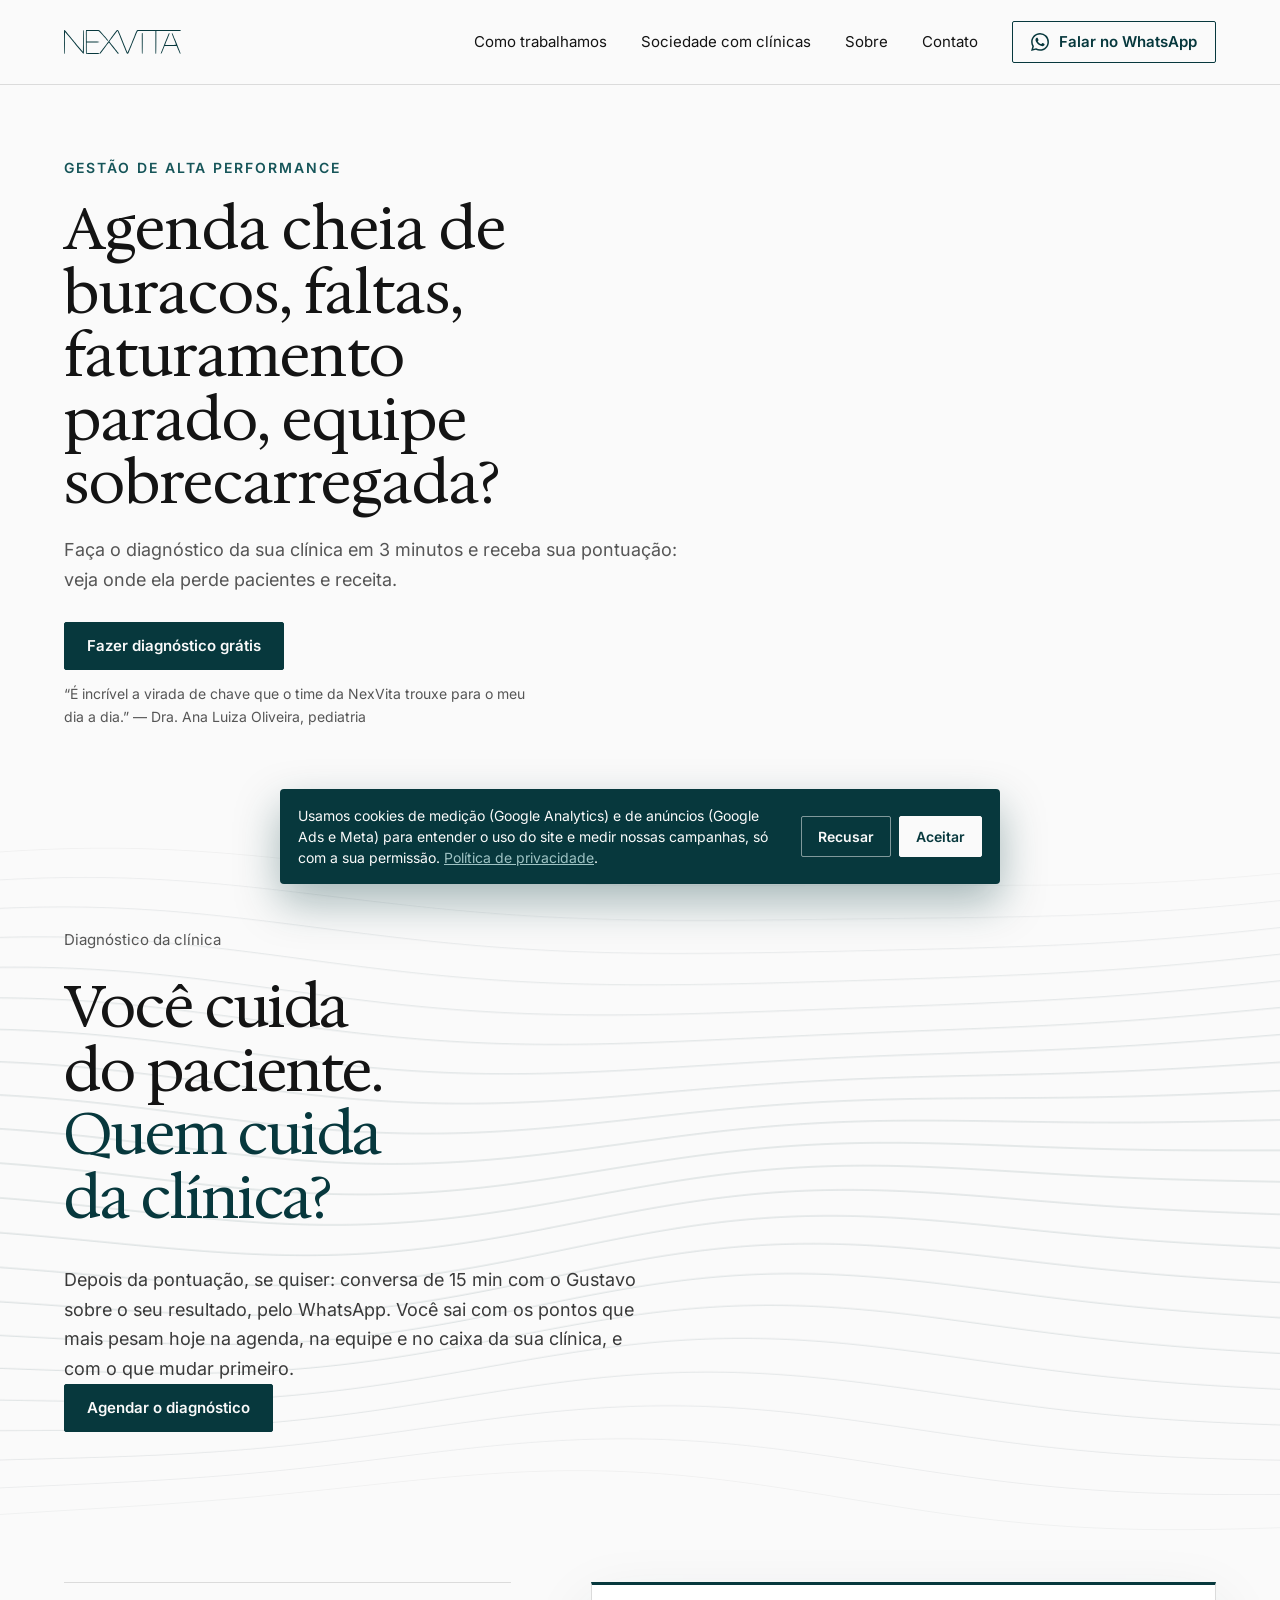
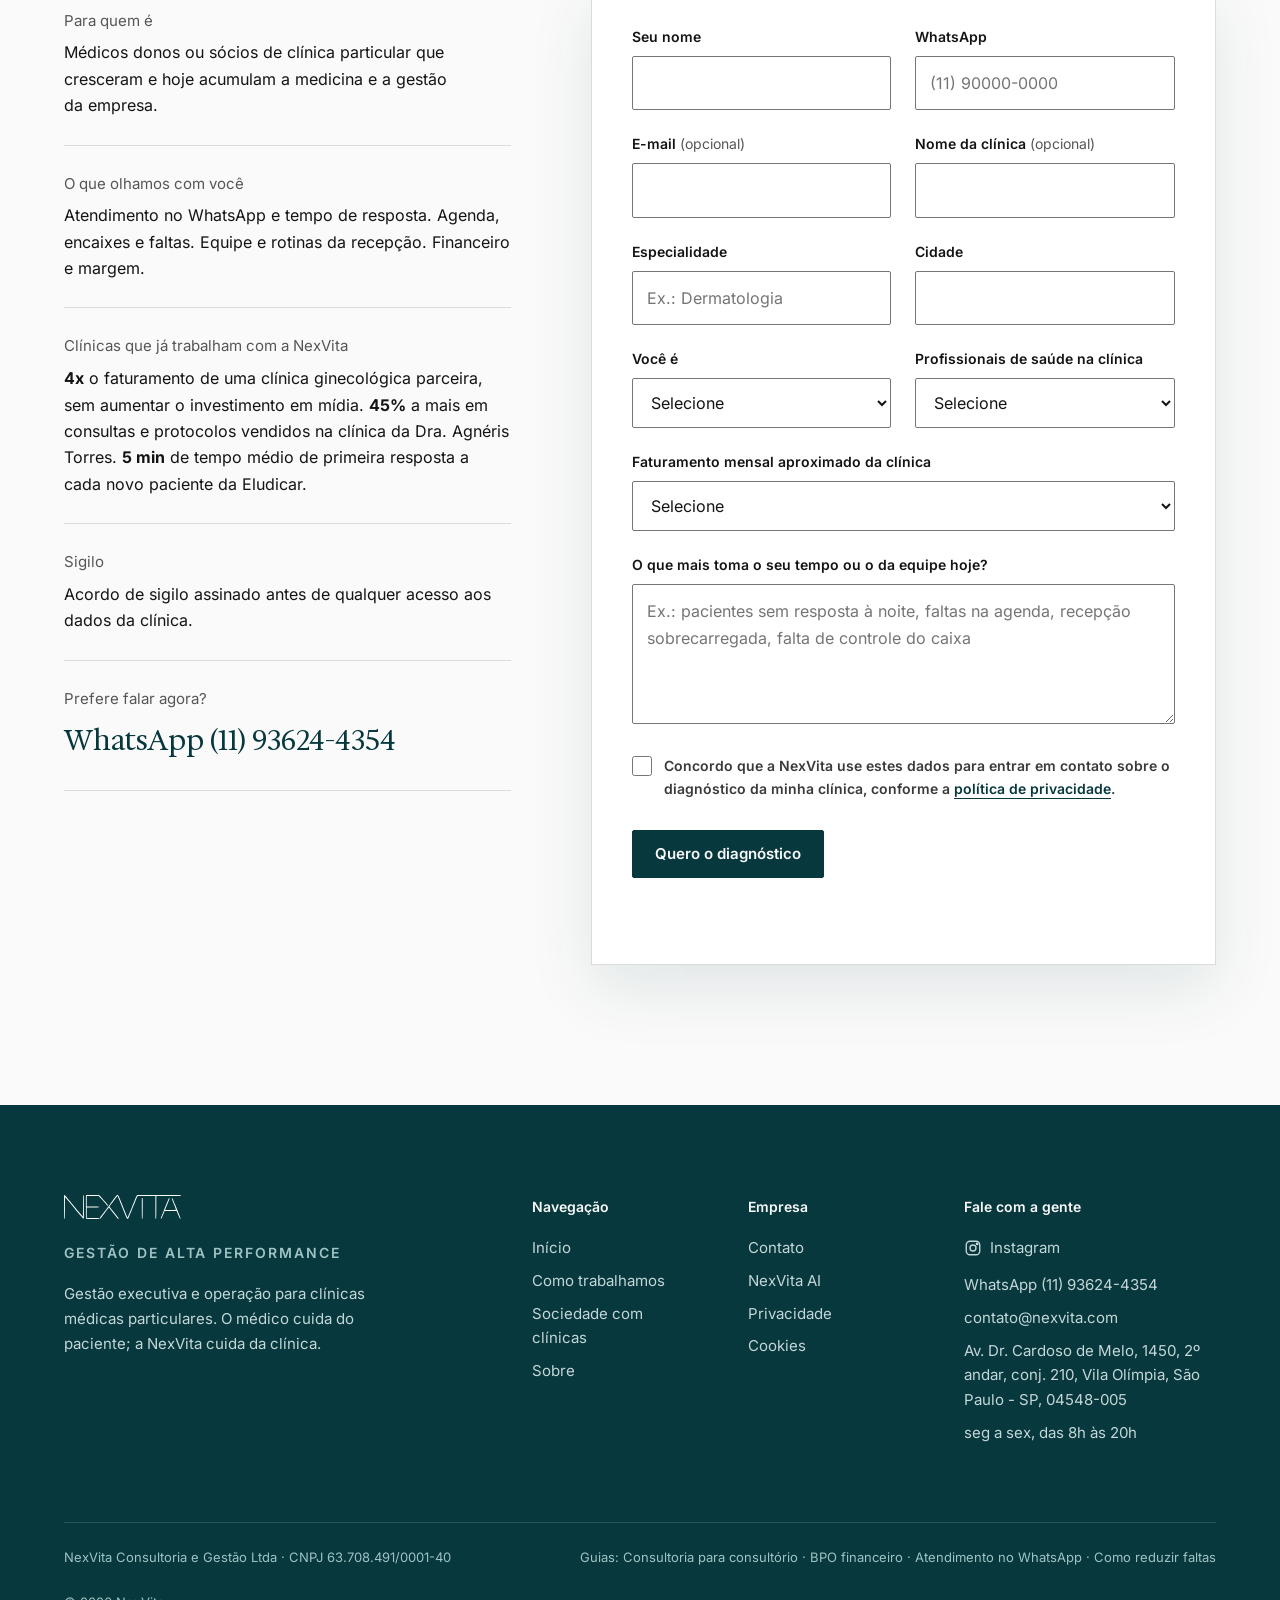
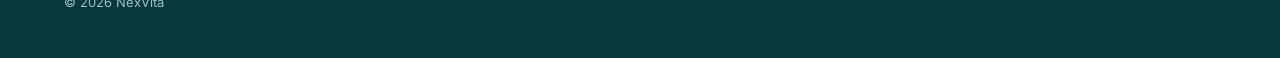
<file: diagnostico/index.html>
<!doctype html>
<html lang="pt-BR">
<head>
<meta charset="utf-8">
<meta name="viewport" content="width=device-width,initial-scale=1,viewport-fit=cover">
<title>Diagnóstico da clínica | NexVita · Gestão de Alta Performance</title>
<meta name="robots" content="noindex,follow">
<meta name="description" content="Gestão de Alta Performance. Faça o diagnóstico da sua clínica em 3 minutos e receba sua pontuação: veja onde a clínica perde tempo, pacientes e receita.">
<link rel="canonical" href="https://www.nexvita.com/diagnostico/">
<meta property="og:type" content="website">
<meta property="og:locale" content="pt_BR">
<meta property="og:site_name" content="NexVita">
<meta property="og:title" content="Diagnóstico da clínica | NexVita">
<meta property="og:description" content="Gestão de Alta Performance. Faça o diagnóstico da sua clínica em 3 minutos e receba sua pontuação: veja onde a clínica perde tempo, pacientes e receita.">
<meta property="og:image" content="https://www.nexvita.com/assets/img/og-1200x630.jpg">
<meta name="twitter:card" content="summary_large_image">
<meta name="theme-color" content="#07383d">
<link rel="icon" href="/favicon.ico" sizes="48x48">
<link rel="icon" type="image/png" sizes="192x192" href="../assets/img/icone-192.png">
<link rel="apple-touch-icon" href="../assets/img/icone-512.png">
<link rel="preload" href="../assets/fonts/HedvigLettersSerif.woff2" as="font" type="font/woff2" crossorigin>
<link rel="preload" href="../assets/fonts/Inter-latin.woff2" as="font" type="font/woff2" crossorigin>
<link rel="stylesheet" href="../assets/site.css?v=20261104c">
<link rel="stylesheet" href="../assets/marca.css?v=20261104c">
<script type="application/ld+json">{"@context":"https://schema.org","@type":"Organization","name":"NexVita","legalName":"NexVita Consultoria e Gestão Ltda","url":"https://www.nexvita.com","logo":"https://www.nexvita.com/assets/img/nexvita-logo.png","email":"contato@nexvita.com","telephone":"+55 11 93624-4354","address":{"@type":"PostalAddress","addressLocality":"São Paulo","addressRegion":"SP","addressCountry":"BR"}}</script>
</head>
<body data-hero="light">
<a class="skip" href="#conteudo">Pular para o conteúdo</a>
<header class="top">
<div class="wrap"><nav class="nav" aria-label="Principal">
<a class="logo" href="../" aria-label="NexVita, página inicial"><img class="l-dark" src="../assets/img/nexvita-logo.svg" alt="NexVita" width="973" height="199"><img class="l-light" src="../assets/img/nexvita-logo-white.svg" alt="" width="973" height="199"></a>
<button class="burger" aria-label="Abrir menu" aria-expanded="false" aria-controls="menu"><i></i><i></i><i></i></button>
<ul class="menu" id="menu"><li><a href="../como-trabalhamos/">Como trabalhamos</a></li><li><a href="../sociedade/">Sociedade com clínicas</a></li><li><a href="../sobre/">Sobre</a></li><li><a href="../contato/">Contato</a></li><li><a class="btn ghost" href="https://wa.me/5511936244354?text=Ol%C3%A1%2C%20vim%20pelo%20site%20da%20NexVita%20e%20gostaria%20de%20conversar%20sobre%20a%20minha%20cl%C3%ADnica." target="_blank" rel="noopener"><svg class="wa" viewBox="0 0 24 24" aria-hidden="true" fill="currentColor"><path d="M17.47 14.38c-.3-.15-1.76-.87-2.03-.97-.27-.1-.47-.15-.67.15-.2.3-.77.97-.94 1.16-.17.2-.35.22-.64.08-.3-.15-1.26-.47-2.39-1.48-.88-.79-1.48-1.76-1.65-2.06-.17-.3-.02-.46.13-.6.13-.14.3-.35.45-.52.15-.17.2-.3.3-.5.1-.2.05-.37-.03-.52-.07-.15-.67-1.61-.92-2.2-.24-.58-.49-.5-.67-.51h-.57c-.2 0-.52.07-.79.37-.27.3-1.04 1.02-1.04 2.48s1.07 2.88 1.21 3.07c.15.2 2.1 3.2 5.08 4.49.71.31 1.26.49 1.7.63.71.22 1.36.19 1.87.12.57-.09 1.76-.72 2-1.41.25-.7.25-1.29.18-1.41-.08-.13-.27-.2-.57-.35M12.05 21.79h-.01a9.87 9.87 0 0 1-5.03-1.38l-.36-.21-3.74.98 1-3.65-.24-.37a9.86 9.86 0 0 1-1.51-5.26c0-5.45 4.44-9.88 9.89-9.88 2.64 0 5.12 1.03 6.99 2.9a9.83 9.83 0 0 1 2.89 6.99c0 5.45-4.44 9.88-9.89 9.88m8.41-18.3A11.82 11.82 0 0 0 12.05 0C5.5 0 .16 5.34.16 11.89c0 2.1.55 4.14 1.59 5.95L.06 24l6.3-1.65a11.88 11.88 0 0 0 5.69 1.45h.01c6.55 0 11.89-5.34 11.89-11.89 0-3.18-1.24-6.17-3.49-8.42Z"/></svg>Falar no WhatsApp</a></li></ul>
</nav></div>
</header>
<main id="conteudo"><section class="nv" style="padding-top:72px"><div class="wrap"><span class="eyebrow">Gestão de Alta Performance</span><h1 style="font-size:clamp(36px,4.6vw,64px);max-width:16ch">Agenda cheia de buracos, faltas, faturamento parado, equipe sobrecarregada?</h1>
<p class="lede" style="margin-top:20px;max-width:56ch">Faça o diagnóstico da sua clínica em 3 minutos e receba sua pontuação: veja onde ela perde pacientes e receita.</p>
<div class="ctas" style="margin-top:28px"><a class="btn solid" href="https://diagnostico.nexvita.com/?utm_source=site&utm_medium=diagnostico_hero" data-cta="cta_diagnostico" data-placement="diagnostico_hero">Fazer diagnóstico grátis</a></div>
<p class="proof">“É incrível a virada de chave que o time da NexVita trouxe para o meu dia a dia.” — Dra. Ana Luiza Oliveira, pediatria</p></div></section>

<section class="phero">
<canvas class="flow" data-lines="22" data-amp="20" aria-hidden="true"></canvas>
<div class="wrap">
<span class="crumb">Diagnóstico da clínica</span>
<h1><span class="ln"><span>Você cuida do paciente.</span></span><span class="ln accent"><span>Quem cuida da clínica?</span></span></h1>
<p class="lede rv d2">Depois da pontuação, se quiser: <a href="https://wa.me/5511936244354?text=Ol%C3%A1%2C%20fiz%20o%20diagn%C3%B3stico%20e%20quero%20uma%20conversa%20de%2015%20min%20com%20o%20Gustavo%20sobre%20o%20meu%20resultado." target="_blank" rel="noopener">conversa de 15 min com o Gustavo sobre o seu resultado</a>, pelo WhatsApp. Você sai com os pontos que mais pesam hoje na agenda, na equipe e no caixa da sua clínica, e com o que mudar primeiro.</p>
<div class="ctas rv d3"><a class="btn solid" href="#form-diagnostico">Agendar o diagnóstico</a></div>
</div>
</section>

<section class="sec" style="padding-top:40px"><div class="wrap contact">
<div class="rv">
<div class="channel"><span class="lbl">Para quem é</span><p>Médicos donos ou sócios de clínica particular que cresceram e hoje acumulam a medicina e a gestão da empresa.</p></div>
<div class="channel"><span class="lbl">O que olhamos com você</span><p>Atendimento no WhatsApp e tempo de resposta. Agenda, encaixes e faltas. Equipe e rotinas da recepção. Financeiro e margem.</p></div>
<div class="channel"><span class="lbl">Clínicas que já trabalham com a NexVita</span><p><strong>4x</strong> o faturamento de uma clínica ginecológica parceira, sem aumentar o investimento em mídia. <strong>45%</strong> a mais em consultas e protocolos vendidos na clínica da Dra. Agnéris Torres. <strong>5 min</strong> de tempo médio de primeira resposta a cada novo paciente da Eludicar.</p></div>
<div class="channel"><span class="lbl">Sigilo</span><p>Acordo de sigilo assinado antes de qualquer acesso aos dados da clínica.</p></div>
<div class="channel"><span class="lbl">Prefere falar agora?</span><a class="big" href="https://wa.me/5511936244354?text=Ol%C3%A1%21%20Vim%20pelo%20an%C3%BAncio%20e%20quero%20agendar%20o%20diagn%C3%B3stico%20da%20minha%20cl%C3%ADnica." target="_blank" rel="noopener">WhatsApp (11) 93624-4354</a></div>
</div>
<form class="lead rv d1" id="form-diagnostico" data-crm="https://crm.nexvita.com/api/public/leads/intake" data-form-id="google-diagnostico-v1" data-consent-version="lgpd-2026-10" novalidate>
<div><label for="d-nome">Seu nome</label><input id="d-nome" name="name" autocomplete="name" minlength="2" maxlength="120" required></div>
<div><label for="d-tel">WhatsApp</label><input id="d-tel" name="phone" type="tel" autocomplete="tel" inputmode="tel" placeholder="(11) 90000-0000" maxlength="30" required></div>
<div><label for="d-email">E-mail <span style="font-weight:400;color:var(--cinza)">(opcional)</span></label><input id="d-email" name="email" type="email" autocomplete="email" maxlength="200"></div>
<div><label for="d-clinica">Nome da clínica <span style="font-weight:400;color:var(--cinza)">(opcional)</span></label><input id="d-clinica" name="company_name" autocomplete="organization" maxlength="200"></div>
<div><label for="d-esp">Especialidade</label><input id="d-esp" name="specialty" maxlength="100" placeholder="Ex.: Dermatologia" required></div>
<div><label for="d-cidade">Cidade</label><input id="d-cidade" name="city" autocomplete="address-level2" maxlength="100" required></div>
<div><label for="d-papel">Você é</label><select id="d-papel" name="role" required>
<option value="" selected disabled>Selecione</option>
<option value="owner">Dono(a) da clínica</option>
<option value="partner">Sócio(a)</option>
<option value="manager">Gestor(a) ou gerente</option>
<option value="employee">Funcionário(a)</option>
<option value="other">Outro</option>
</select></div>
<div><label for="d-equipe">Profissionais de saúde na clínica</label><select id="d-equipe" name="team_size" required>
<option value="" selected disabled>Selecione</option>
<option value="1">Só eu</option>
<option value="2-5">2 a 5</option>
<option value="6-15">6 a 15</option>
<option value="16+">16 ou mais</option>
</select></div>
<div class="full"><label for="d-fat">Faturamento mensal aproximado da clínica</label><select id="d-fat" name="revenue_band" required>
<option value="" selected disabled>Selecione</option>
<option value="ate_50k">Até R$ 50 mil</option>
<option value="50k_150k">De R$ 50 mil a R$ 150 mil</option>
<option value="150k_400k">De R$ 150 mil a R$ 400 mil</option>
<option value="400k_mais">Acima de R$ 400 mil</option>
<option value="prefiro_nao_dizer">Prefiro não dizer</option>
</select></div>
<div class="full"><label for="d-dor">O que mais toma o seu tempo ou o da equipe hoje?</label><textarea id="d-dor" name="main_pain" maxlength="500" placeholder="Ex.: pacientes sem resposta à noite, faltas na agenda, recepção sobrecarregada, falta de controle do caixa" required></textarea></div>
<div class="hp" aria-hidden="true"><label for="d-web">Não preencha</label><input id="d-web" name="website" tabindex="-1" autocomplete="off"></div>
<label class="consent full"><input type="checkbox" name="consent" value="sim" required><span>Concordo que a NexVita use estes dados para entrar em contato sobre o diagnóstico da minha clínica, conforme a <a class="textlink" href="../privacidade/">política de privacidade</a>.</span></label>
<div class="full ctas"><button class="btn solid" type="submit">Quero o diagnóstico</button></div>
<p class="status full" role="status" aria-live="polite"></p>
</form>
</div></section>
</main>
<footer class="foot">
<div class="wrap">
<div class="grid">
<div class="brand"><img src="../assets/img/nexvita-logo-white.svg" alt="NexVita" width="973" height="199"><p class="eyebrow" style="color:var(--agua);margin-top:14px">Gestão de Alta Performance</p><p>Gestão executiva e operação para clínicas médicas particulares. O médico cuida do paciente; a NexVita cuida da clínica.</p></div>
<div><h4>Navegação</h4><ul><li><a href="../">Início</a></li><li><a href="../como-trabalhamos/">Como trabalhamos</a></li><li><a href="../sociedade/">Sociedade com clínicas</a></li><li><a href="../sobre/">Sobre</a></li></ul></div>
<div><h4>Empresa</h4><ul><li><a href="../contato/">Contato</a></li><li><a href="https://nexvita.ai">NexVita AI</a></li><li><a href="../privacidade/">Privacidade</a></li><li><a href="#" data-cookies>Cookies</a></li></ul></div>
<div><h4>Fale com a gente</h4><ul><li><a class="ig" href="https://www.instagram.com/nexvita.ai/" target="_blank" rel="noopener" aria-label="Instagram da NexVita"><svg viewBox="0 0 24 24" aria-hidden="true" fill="none" stroke="currentColor" stroke-width="1.8"><rect x="3" y="3" width="18" height="18" rx="5"/><circle cx="12" cy="12" r="4"/><circle cx="17.5" cy="6.5" r="1" fill="currentColor"/></svg>Instagram</a></li><li><a href="https://wa.me/5511936244354?text=Ol%C3%A1%2C%20vim%20pelo%20site%20da%20NexVita%20e%20gostaria%20de%20conversar%20sobre%20a%20minha%20cl%C3%ADnica." target="_blank" rel="noopener">WhatsApp (11) 93624-4354</a></li><li><a href="mailto:contato@nexvita.com">contato@nexvita.com</a></li><li>Av. Dr. Cardoso de Melo, 1450, 2º andar, conj. 210, Vila Olímpia, São Paulo - SP, 04548-005</li><li>seg a sex, das 8h às 20h</li></ul></div>
</div>
<div class="legal"><span>NexVita Consultoria e Gestão Ltda · CNPJ 63.708.491/0001-40</span><span>Guias: <a href="/consultoria-para-consultorio-medico/">Consultoria para consultório</a> · <a href="/bpo-financeiro-para-clinica-medica/">BPO financeiro</a> · <a href="/atendimento-whatsapp-consultorio-medico/">Atendimento no WhatsApp</a> · <a href="/como-reduzir-faltas-consultorio-medico/">Como reduzir faltas</a></span><span>© 2026 NexVita</span></div>
</div>
</footer>
<a class="wa-float" href="https://wa.me/5511936244354?text=Ol%C3%A1%2C%20vim%20pelo%20site%20da%20NexVita%20e%20gostaria%20de%20conversar%20sobre%20a%20minha%20cl%C3%ADnica." target="_blank" rel="noopener" aria-label="Falar no WhatsApp"><svg class="wa" viewBox="0 0 24 24" aria-hidden="true" fill="currentColor"><path d="M17.47 14.38c-.3-.15-1.76-.87-2.03-.97-.27-.1-.47-.15-.67.15-.2.3-.77.97-.94 1.16-.17.2-.35.22-.64.08-.3-.15-1.26-.47-2.39-1.48-.88-.79-1.48-1.76-1.65-2.06-.17-.3-.02-.46.13-.6.13-.14.3-.35.45-.52.15-.17.2-.3.3-.5.1-.2.05-.37-.03-.52-.07-.15-.67-1.61-.92-2.2-.24-.58-.49-.5-.67-.51h-.57c-.2 0-.52.07-.79.37-.27.3-1.04 1.02-1.04 2.48s1.07 2.88 1.21 3.07c.15.2 2.1 3.2 5.08 4.49.71.31 1.26.49 1.7.63.71.22 1.36.19 1.87.12.57-.09 1.76-.72 2-1.41.25-.7.25-1.29.18-1.41-.08-.13-.27-.2-.57-.35M12.05 21.79h-.01a9.87 9.87 0 0 1-5.03-1.38l-.36-.21-3.74.98 1-3.65-.24-.37a9.86 9.86 0 0 1-1.51-5.26c0-5.45 4.44-9.88 9.89-9.88 2.64 0 5.12 1.03 6.99 2.9a9.83 9.83 0 0 1 2.89 6.99c0 5.45-4.44 9.88-9.89 9.88m8.41-18.3A11.82 11.82 0 0 0 12.05 0C5.5 0 .16 5.34.16 11.89c0 2.1.55 4.14 1.59 5.95L.06 24l6.3-1.65a11.88 11.88 0 0 0 5.69 1.45h.01c6.55 0 11.89-5.34 11.89-11.89 0-3.18-1.24-6.17-3.49-8.42Z"/></svg></a>
<script src="../assets/diagnostico.js" defer></script>
<script src="../assets/site.js?v=20261104c" defer></script>
<script src="../assets/consent.js?v=20261104c" defer></script>
<div class="mbar"><a class="btn solid" href="https://diagnostico.nexvita.com/?utm_source=site&utm_medium=mbar_diagnostico" data-cta="cta_diagnostico" data-placement="mbar_diagnostico">Fazer diagnóstico grátis</a><a class="btn ghost" href="https://wa.me/5511936244354?text=Ol%C3%A1%2C%20vim%20pelo%20site%20da%20NexVita%20e%20gostaria%20de%20conversar%20sobre%20a%20minha%20cl%C3%ADnica." target="_blank" rel="noopener" aria-label="WhatsApp da NexVita">WhatsApp</a></div>
</body>
</html>
</file>
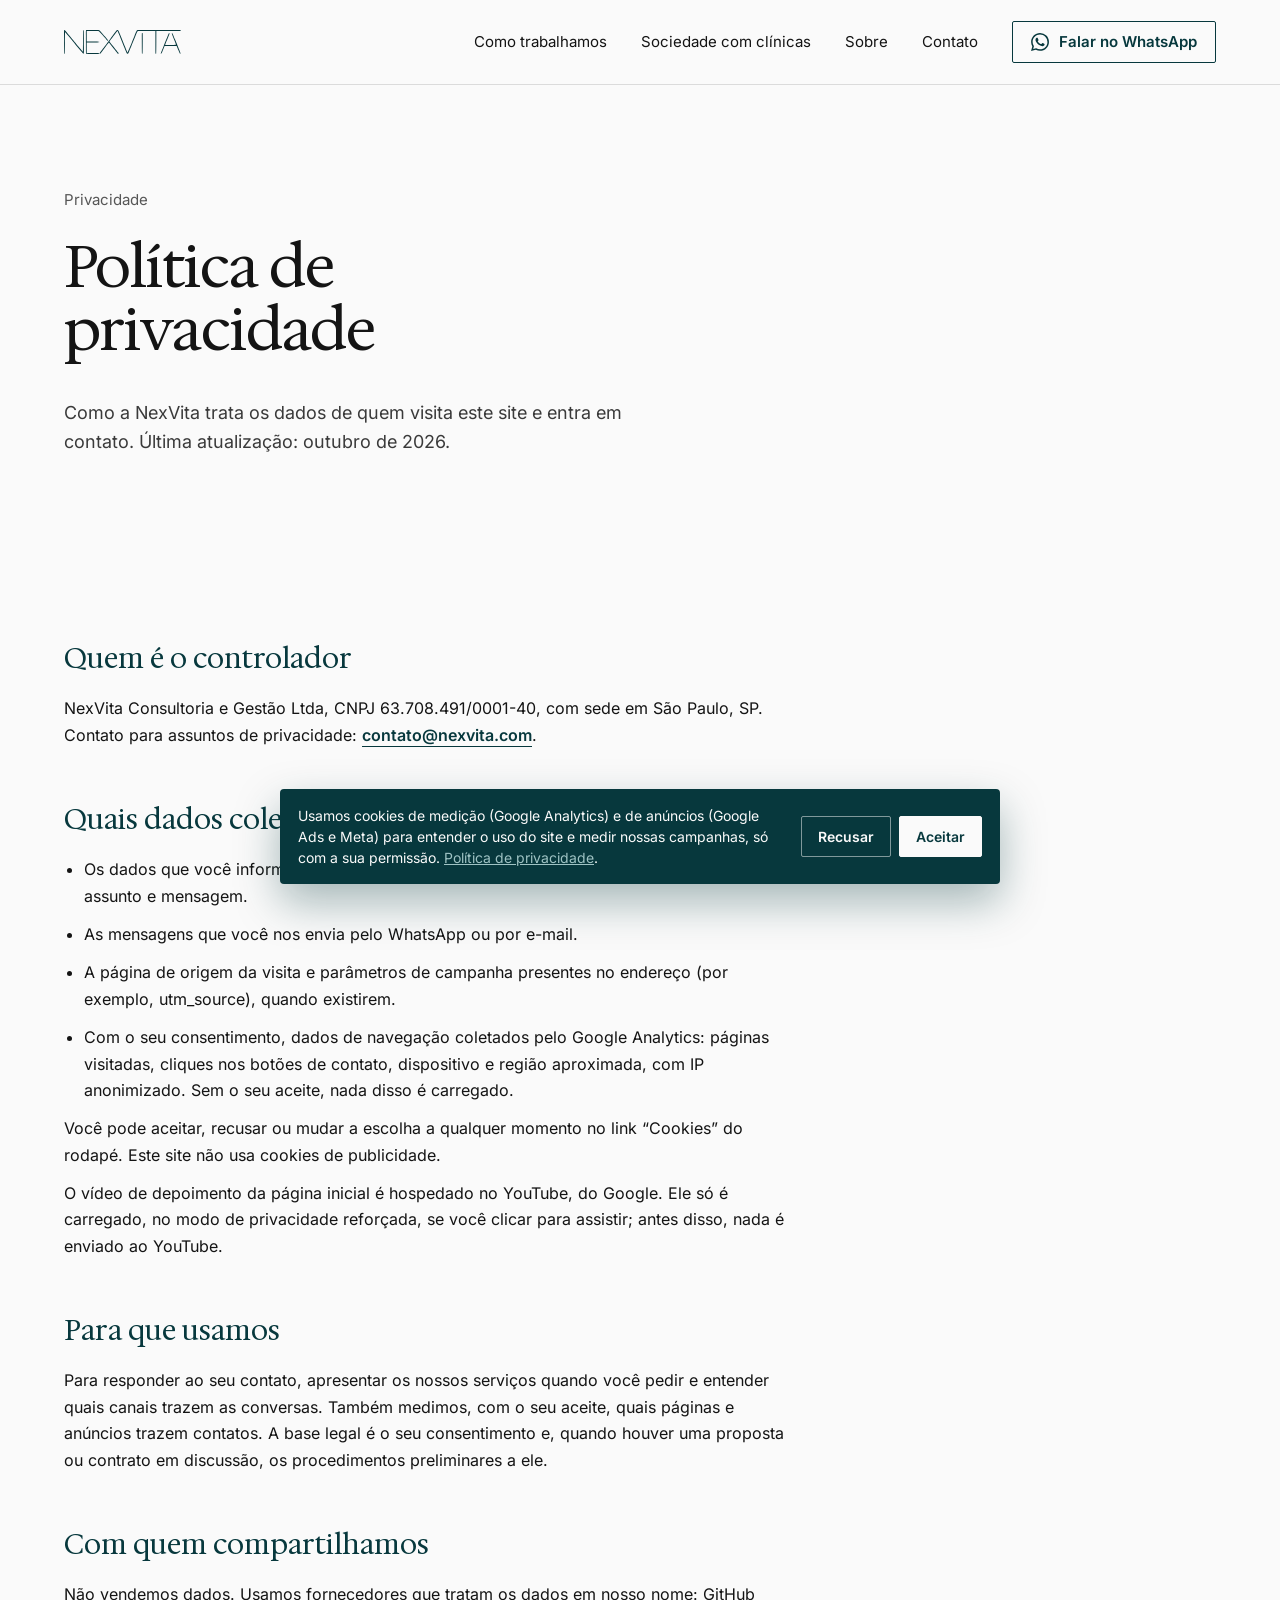
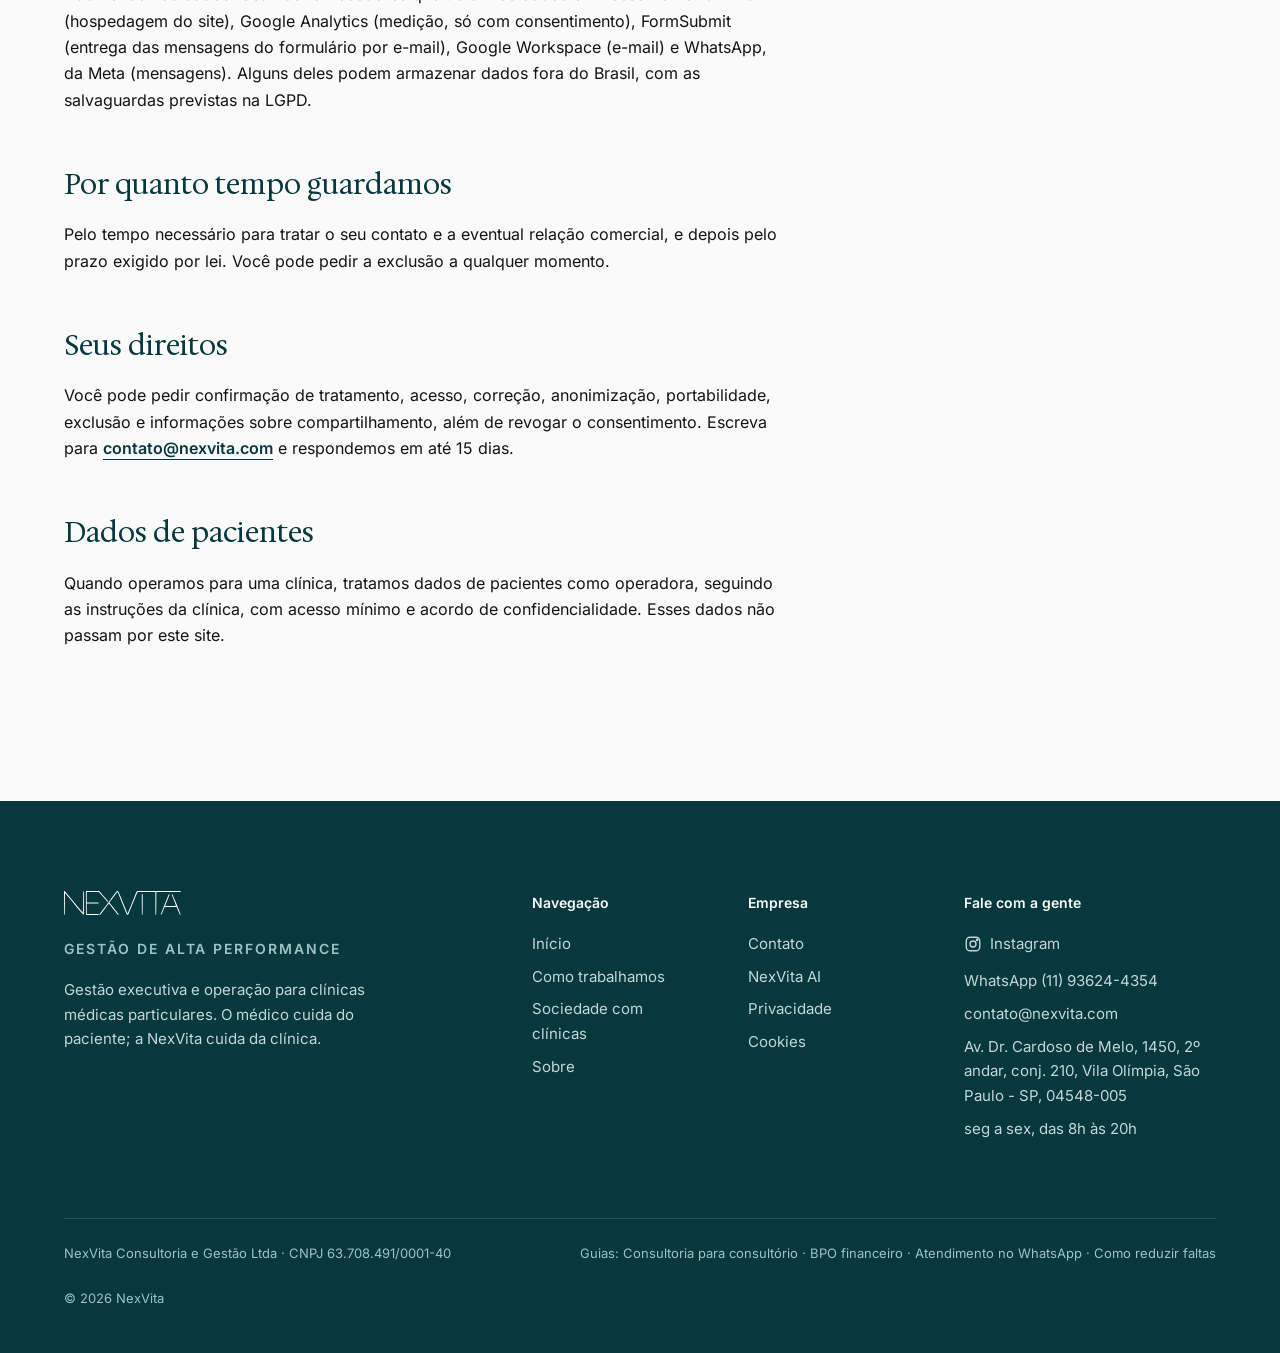
<file: privacidade/index.html>
<!doctype html>
<html lang="pt-BR">
<head>
<meta charset="utf-8">
<meta name="viewport" content="width=device-width,initial-scale=1,viewport-fit=cover">
<title>Política de privacidade | NexVita · Gestão de Alta Performance</title>
<meta name="description" content="Como a NexVita trata dados pessoais conforme a LGPD.">
<link rel="canonical" href="https://www.nexvita.com/privacidade/">
<meta property="og:type" content="website">
<meta property="og:locale" content="pt_BR">
<meta property="og:site_name" content="NexVita">
<meta property="og:title" content="Política de privacidade | NexVita">
<meta property="og:description" content="Gestão de Alta Performance. Como a NexVita trata dados pessoais conforme a LGPD.">
<meta property="og:image" content="https://www.nexvita.com/assets/img/og-1200x630.jpg">
<meta name="twitter:card" content="summary_large_image">
<meta name="theme-color" content="#07383d">
<link rel="icon" href="/favicon.ico" sizes="48x48">
<link rel="icon" type="image/png" sizes="192x192" href="../assets/img/icone-192.png">
<link rel="apple-touch-icon" href="../assets/img/icone-512.png">
<link rel="preload" href="../assets/fonts/HedvigLettersSerif.woff2" as="font" type="font/woff2" crossorigin>
<link rel="preload" href="../assets/fonts/Inter-latin.woff2" as="font" type="font/woff2" crossorigin>
<link rel="stylesheet" href="../assets/site.css?v=20261104c">
<link rel="stylesheet" href="../assets/marca.css?v=20261104c">
<script type="application/ld+json">{"@context":"https://schema.org","@type":"Organization","name":"NexVita","legalName":"NexVita Consultoria e Gestão Ltda","url":"https://www.nexvita.com","logo":"https://www.nexvita.com/assets/img/nexvita-logo.png","email":"contato@nexvita.com","telephone":"+55 11 93624-4354","address":{"@type":"PostalAddress","addressLocality":"São Paulo","addressRegion":"SP","addressCountry":"BR"}}</script>
</head>
<body data-hero="light">
<a class="skip" href="#conteudo">Pular para o conteúdo</a>
<header class="top">
<div class="wrap"><nav class="nav" aria-label="Principal">
<a class="logo" href="../" aria-label="NexVita, página inicial"><img class="l-dark" src="../assets/img/nexvita-logo.svg" alt="NexVita" width="973" height="199"><img class="l-light" src="../assets/img/nexvita-logo-white.svg" alt="" width="973" height="199"></a>
<button class="burger" aria-label="Abrir menu" aria-expanded="false" aria-controls="menu"><i></i><i></i><i></i></button>
<ul class="menu" id="menu"><li><a href="../como-trabalhamos/">Como trabalhamos</a></li><li><a href="../sociedade/">Sociedade com clínicas</a></li><li><a href="../sobre/">Sobre</a></li><li><a href="../contato/">Contato</a></li><li><a class="btn ghost" href="https://wa.me/5511936244354?text=Ol%C3%A1%2C%20vim%20pelo%20site%20da%20NexVita%20e%20gostaria%20de%20conversar%20sobre%20a%20minha%20cl%C3%ADnica." target="_blank" rel="noopener"><svg class="wa" viewBox="0 0 24 24" aria-hidden="true" fill="currentColor"><path d="M17.47 14.38c-.3-.15-1.76-.87-2.03-.97-.27-.1-.47-.15-.67.15-.2.3-.77.97-.94 1.16-.17.2-.35.22-.64.08-.3-.15-1.26-.47-2.39-1.48-.88-.79-1.48-1.76-1.65-2.06-.17-.3-.02-.46.13-.6.13-.14.3-.35.45-.52.15-.17.2-.3.3-.5.1-.2.05-.37-.03-.52-.07-.15-.67-1.61-.92-2.2-.24-.58-.49-.5-.67-.51h-.57c-.2 0-.52.07-.79.37-.27.3-1.04 1.02-1.04 2.48s1.07 2.88 1.21 3.07c.15.2 2.1 3.2 5.08 4.49.71.31 1.26.49 1.7.63.71.22 1.36.19 1.87.12.57-.09 1.76-.72 2-1.41.25-.7.25-1.29.18-1.41-.08-.13-.27-.2-.57-.35M12.05 21.79h-.01a9.87 9.87 0 0 1-5.03-1.38l-.36-.21-3.74.98 1-3.65-.24-.37a9.86 9.86 0 0 1-1.51-5.26c0-5.45 4.44-9.88 9.89-9.88 2.64 0 5.12 1.03 6.99 2.9a9.83 9.83 0 0 1 2.89 6.99c0 5.45-4.44 9.88-9.89 9.88m8.41-18.3A11.82 11.82 0 0 0 12.05 0C5.5 0 .16 5.34.16 11.89c0 2.1.55 4.14 1.59 5.95L.06 24l6.3-1.65a11.88 11.88 0 0 0 5.69 1.45h.01c6.55 0 11.89-5.34 11.89-11.89 0-3.18-1.24-6.17-3.49-8.42Z"/></svg>Falar no WhatsApp</a></li></ul>
</nav></div>
</header>
<main id="conteudo">
<section class="phero">
<div class="wrap">
<span class="crumb">Privacidade</span>
<h1><span class="ln"><span>Política de privacidade</span></span></h1>
<p class="lede rv d2">Como a NexVita trata os dados de quem visita este site e entra em contato. Última atualização: outubro de 2026.</p>
</div>
</section>
<section class="sec" style="padding-top:20px"><div class="wrap"><div class="prose">
<h2>Quem é o controlador</h2>
<p>NexVita Consultoria e Gestão Ltda, CNPJ 63.708.491/0001-40, com sede em São Paulo, SP. Contato para assuntos de privacidade: <a class="textlink" href="mailto:contato@nexvita.com">contato@nexvita.com</a>.</p>
<h2>Quais dados coletamos</h2>
<ul><li>Os dados que você informa no formulário de contato: nome, clínica, e-mail, telefone, assunto e mensagem.</li><li>As mensagens que você nos envia pelo WhatsApp ou por e-mail.</li><li>A página de origem da visita e parâmetros de campanha presentes no endereço (por exemplo, utm_source), quando existirem.</li></ul>
<ul><li>Com o seu consentimento, dados de navegação coletados pelo Google Analytics: páginas visitadas, cliques nos botões de contato, dispositivo e região aproximada, com IP anonimizado. Sem o seu aceite, nada disso é carregado.</li></ul>
<p>Você pode aceitar, recusar ou mudar a escolha a qualquer momento no link “Cookies” do rodapé. Este site não usa cookies de publicidade.</p>
<p>O vídeo de depoimento da página inicial é hospedado no YouTube, do Google. Ele só é carregado, no modo de privacidade reforçada, se você clicar para assistir; antes disso, nada é enviado ao YouTube.</p>
<h2>Para que usamos</h2>
<p>Para responder ao seu contato, apresentar os nossos serviços quando você pedir e entender quais canais trazem as conversas. Também medimos, com o seu aceite, quais páginas e anúncios trazem contatos. A base legal é o seu consentimento e, quando houver uma proposta ou contrato em discussão, os procedimentos preliminares a ele.</p>
<h2>Com quem compartilhamos</h2>
<p>Não vendemos dados. Usamos fornecedores que tratam os dados em nosso nome: GitHub (hospedagem do site), Google Analytics (medição, só com consentimento), FormSubmit (entrega das mensagens do formulário por e-mail), Google Workspace (e-mail) e WhatsApp, da Meta (mensagens). Alguns deles podem armazenar dados fora do Brasil, com as salvaguardas previstas na LGPD.</p>
<h2>Por quanto tempo guardamos</h2>
<p>Pelo tempo necessário para tratar o seu contato e a eventual relação comercial, e depois pelo prazo exigido por lei. Você pode pedir a exclusão a qualquer momento.</p>
<h2>Seus direitos</h2>
<p>Você pode pedir confirmação de tratamento, acesso, correção, anonimização, portabilidade, exclusão e informações sobre compartilhamento, além de revogar o consentimento. Escreva para <a class="textlink" href="mailto:contato@nexvita.com">contato@nexvita.com</a> e respondemos em até 15 dias.</p>
<h2>Dados de pacientes</h2>
<p>Quando operamos para uma clínica, tratamos dados de pacientes como operadora, seguindo as instruções da clínica, com acesso mínimo e acordo de confidencialidade. Esses dados não passam por este site.</p>
</div></div></section>
</main>
<footer class="foot">
<div class="wrap">
<div class="grid">
<div class="brand"><img src="../assets/img/nexvita-logo-white.svg" alt="NexVita" width="973" height="199"><p class="eyebrow" style="color:var(--agua);margin-top:14px">Gestão de Alta Performance</p><p>Gestão executiva e operação para clínicas médicas particulares. O médico cuida do paciente; a NexVita cuida da clínica.</p></div>
<div><h4>Navegação</h4><ul><li><a href="../">Início</a></li><li><a href="../como-trabalhamos/">Como trabalhamos</a></li><li><a href="../sociedade/">Sociedade com clínicas</a></li><li><a href="../sobre/">Sobre</a></li></ul></div>
<div><h4>Empresa</h4><ul><li><a href="../contato/">Contato</a></li><li><a href="https://nexvita.ai">NexVita AI</a></li><li><a href="../privacidade/">Privacidade</a></li><li><a href="#" data-cookies>Cookies</a></li></ul></div>
<div><h4>Fale com a gente</h4><ul><li><a class="ig" href="https://www.instagram.com/nexvita.ai/" target="_blank" rel="noopener" aria-label="Instagram da NexVita"><svg viewBox="0 0 24 24" aria-hidden="true" fill="none" stroke="currentColor" stroke-width="1.8"><rect x="3" y="3" width="18" height="18" rx="5"/><circle cx="12" cy="12" r="4"/><circle cx="17.5" cy="6.5" r="1" fill="currentColor"/></svg>Instagram</a></li><li><a href="https://wa.me/5511936244354?text=Ol%C3%A1%2C%20vim%20pelo%20site%20da%20NexVita%20e%20gostaria%20de%20conversar%20sobre%20a%20minha%20cl%C3%ADnica." target="_blank" rel="noopener">WhatsApp (11) 93624-4354</a></li><li><a href="mailto:contato@nexvita.com">contato@nexvita.com</a></li><li>Av. Dr. Cardoso de Melo, 1450, 2º andar, conj. 210, Vila Olímpia, São Paulo - SP, 04548-005</li><li>seg a sex, das 8h às 20h</li></ul></div>
</div>
<div class="legal"><span>NexVita Consultoria e Gestão Ltda · CNPJ 63.708.491/0001-40</span><span>Guias: <a href="/consultoria-para-consultorio-medico/">Consultoria para consultório</a> · <a href="/bpo-financeiro-para-clinica-medica/">BPO financeiro</a> · <a href="/atendimento-whatsapp-consultorio-medico/">Atendimento no WhatsApp</a> · <a href="/como-reduzir-faltas-consultorio-medico/">Como reduzir faltas</a></span><span>© 2026 NexVita</span></div>
</div>
</footer>
<a class="wa-float" href="https://wa.me/5511936244354?text=Ol%C3%A1%2C%20vim%20pelo%20site%20da%20NexVita%20e%20gostaria%20de%20conversar%20sobre%20a%20minha%20cl%C3%ADnica." target="_blank" rel="noopener" aria-label="Falar no WhatsApp"><svg class="wa" viewBox="0 0 24 24" aria-hidden="true" fill="currentColor"><path d="M17.47 14.38c-.3-.15-1.76-.87-2.03-.97-.27-.1-.47-.15-.67.15-.2.3-.77.97-.94 1.16-.17.2-.35.22-.64.08-.3-.15-1.26-.47-2.39-1.48-.88-.79-1.48-1.76-1.65-2.06-.17-.3-.02-.46.13-.6.13-.14.3-.35.45-.52.15-.17.2-.3.3-.5.1-.2.05-.37-.03-.52-.07-.15-.67-1.61-.92-2.2-.24-.58-.49-.5-.67-.51h-.57c-.2 0-.52.07-.79.37-.27.3-1.04 1.02-1.04 2.48s1.07 2.88 1.21 3.07c.15.2 2.1 3.2 5.08 4.49.71.31 1.26.49 1.7.63.71.22 1.36.19 1.87.12.57-.09 1.76-.72 2-1.41.25-.7.25-1.29.18-1.41-.08-.13-.27-.2-.57-.35M12.05 21.79h-.01a9.87 9.87 0 0 1-5.03-1.38l-.36-.21-3.74.98 1-3.65-.24-.37a9.86 9.86 0 0 1-1.51-5.26c0-5.45 4.44-9.88 9.89-9.88 2.64 0 5.12 1.03 6.99 2.9a9.83 9.83 0 0 1 2.89 6.99c0 5.45-4.44 9.88-9.89 9.88m8.41-18.3A11.82 11.82 0 0 0 12.05 0C5.5 0 .16 5.34.16 11.89c0 2.1.55 4.14 1.59 5.95L.06 24l6.3-1.65a11.88 11.88 0 0 0 5.69 1.45h.01c6.55 0 11.89-5.34 11.89-11.89 0-3.18-1.24-6.17-3.49-8.42Z"/></svg></a>
<script src="../assets/site.js?v=20261104c" defer></script>
<script src="../assets/consent.js?v=20261104c" defer></script>
<div class="mbar"><a class="btn solid" href="https://diagnostico.nexvita.com/?utm_source=site&utm_medium=mbar_privacidade" data-cta="cta_diagnostico" data-placement="mbar_privacidade">Fazer diagnóstico grátis</a><a class="btn ghost" href="https://wa.me/5511936244354?text=Ol%C3%A1%2C%20vim%20pelo%20site%20da%20NexVita%20e%20gostaria%20de%20conversar%20sobre%20a%20minha%20cl%C3%ADnica." target="_blank" rel="noopener" aria-label="WhatsApp da NexVita">WhatsApp</a></div>
</body>
</html>
</file>
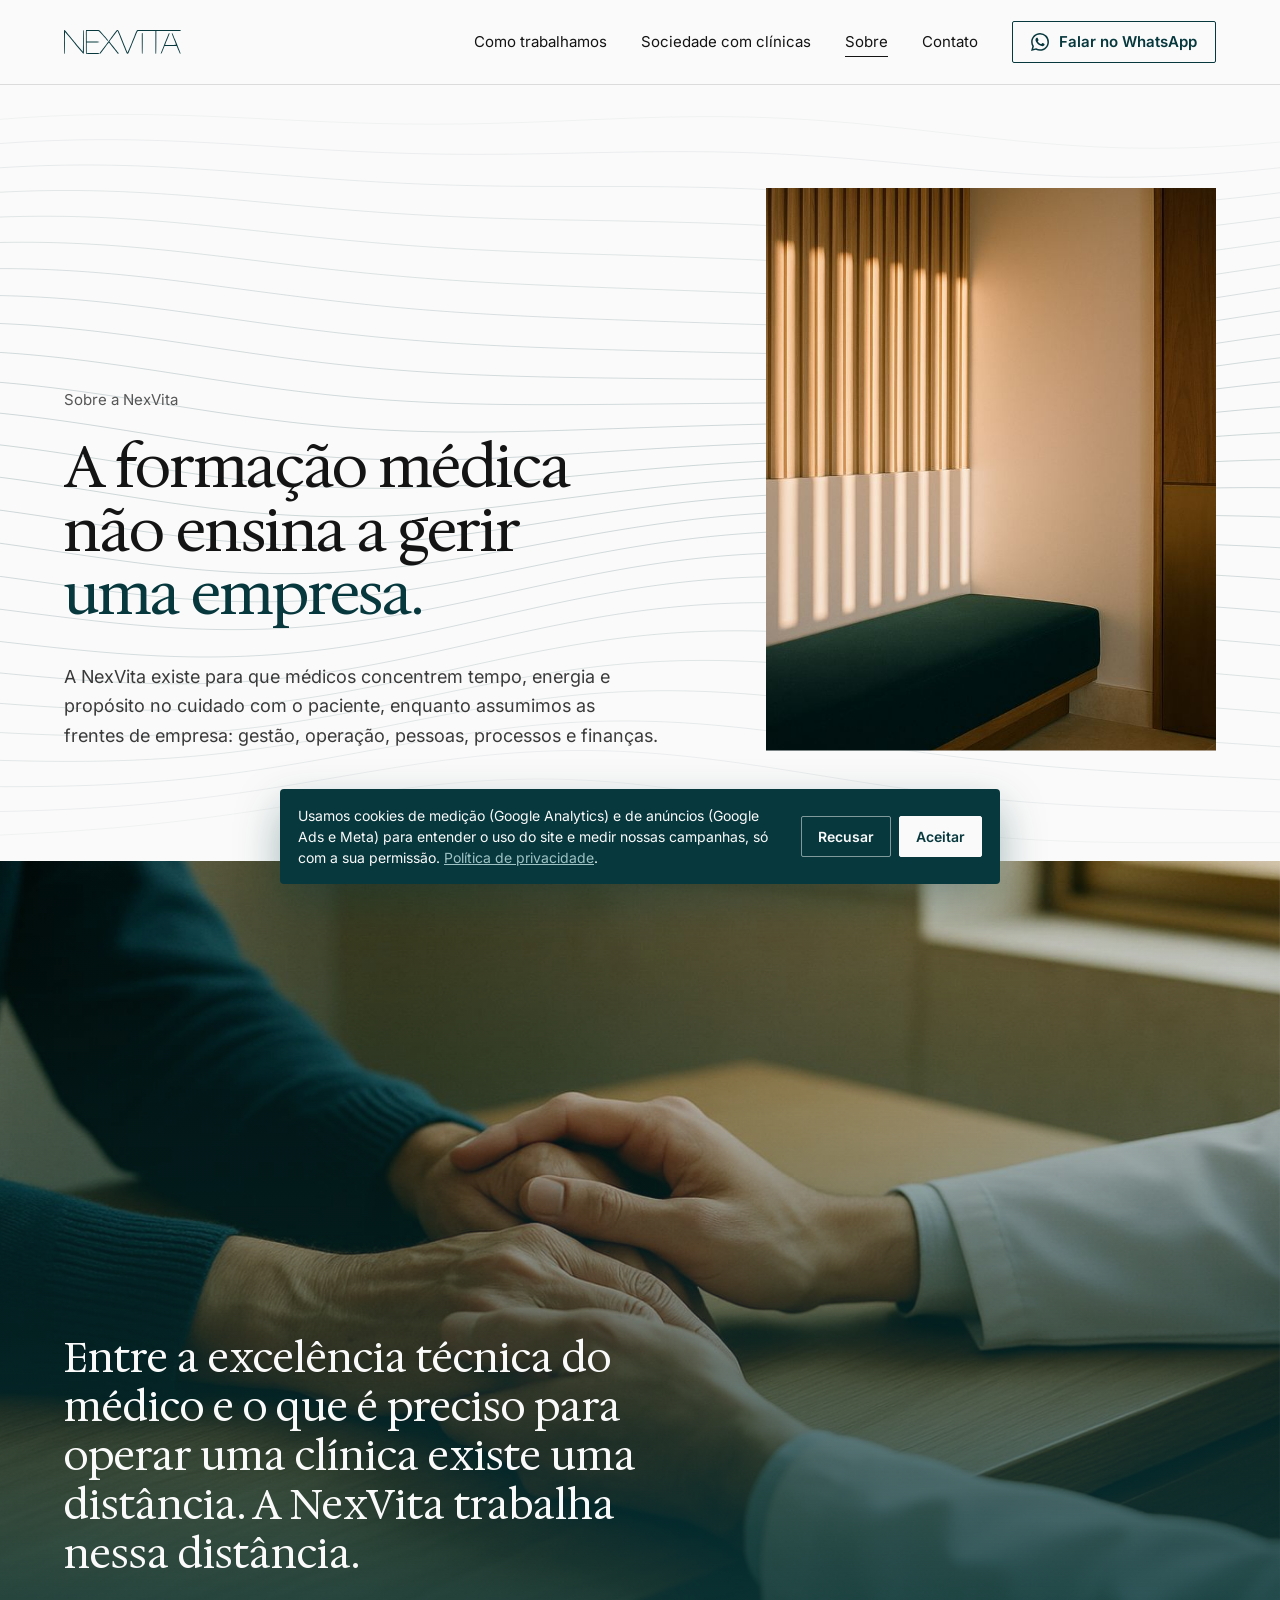
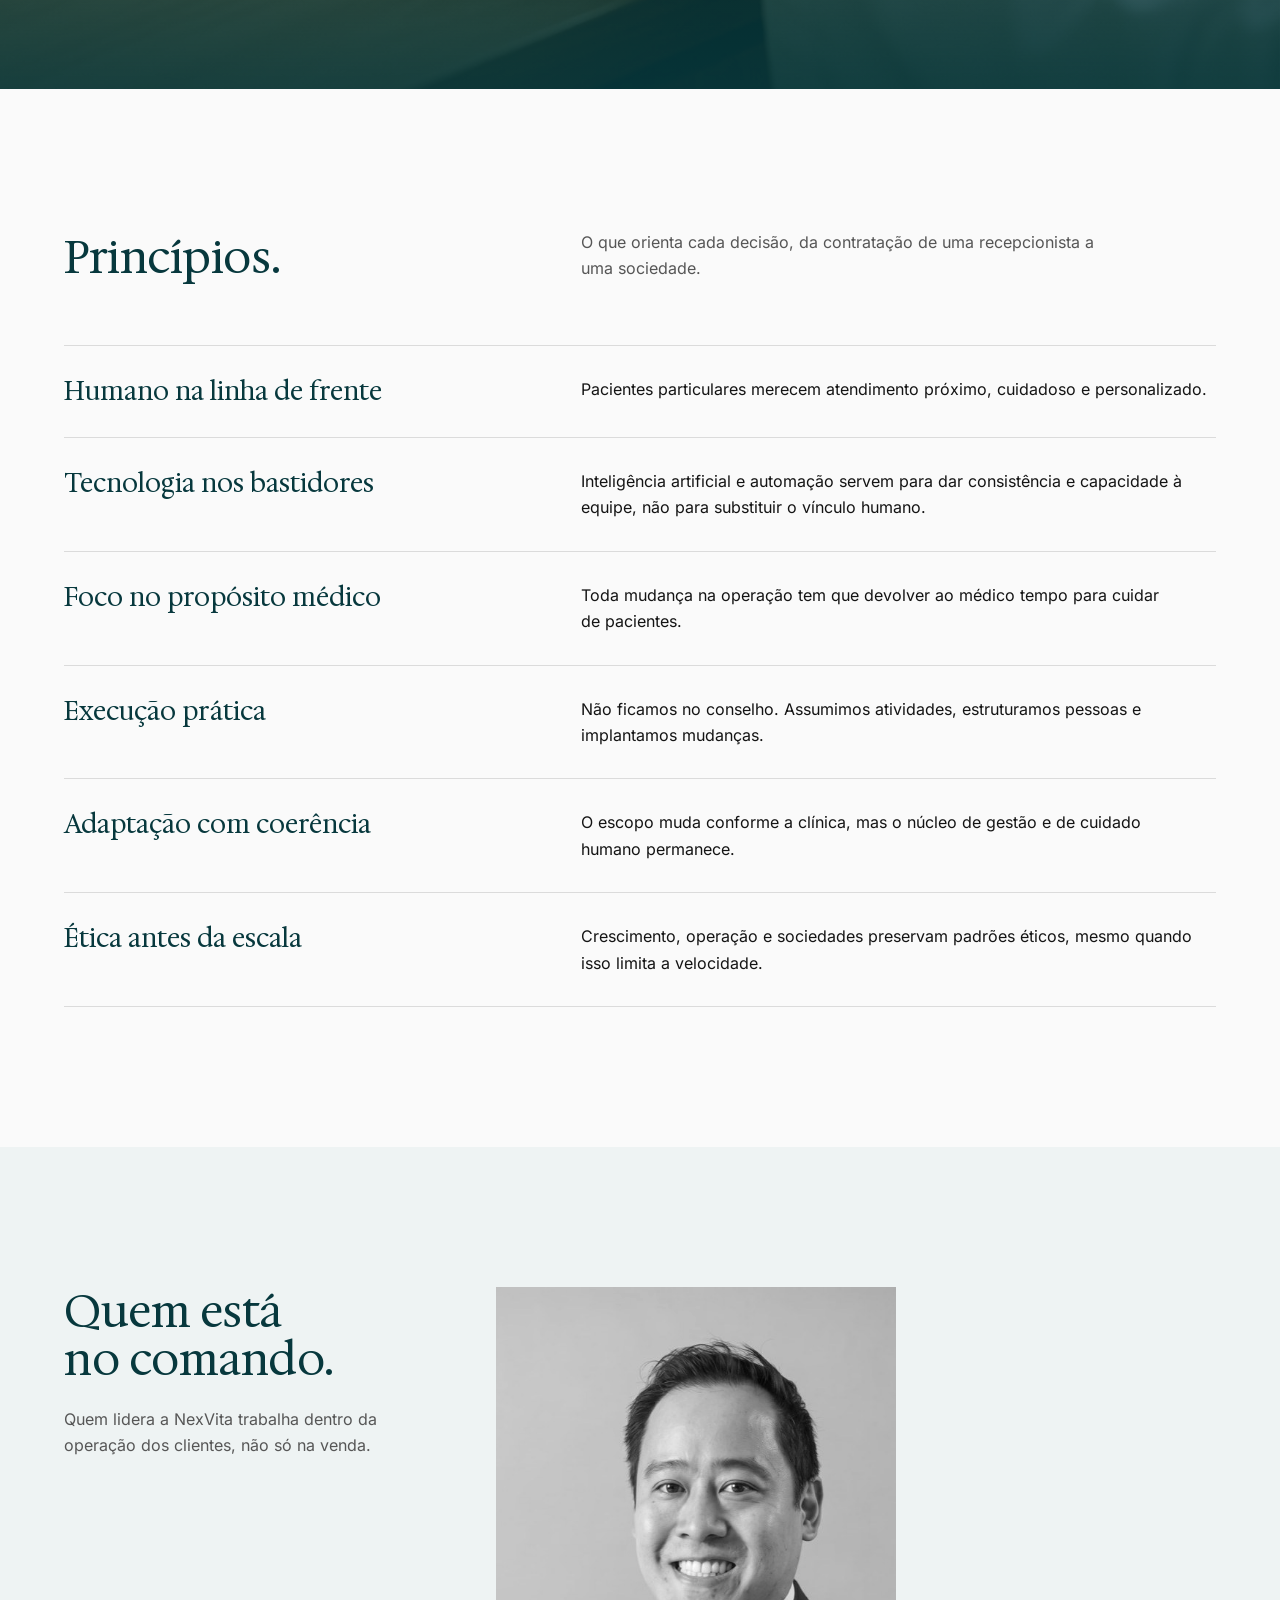
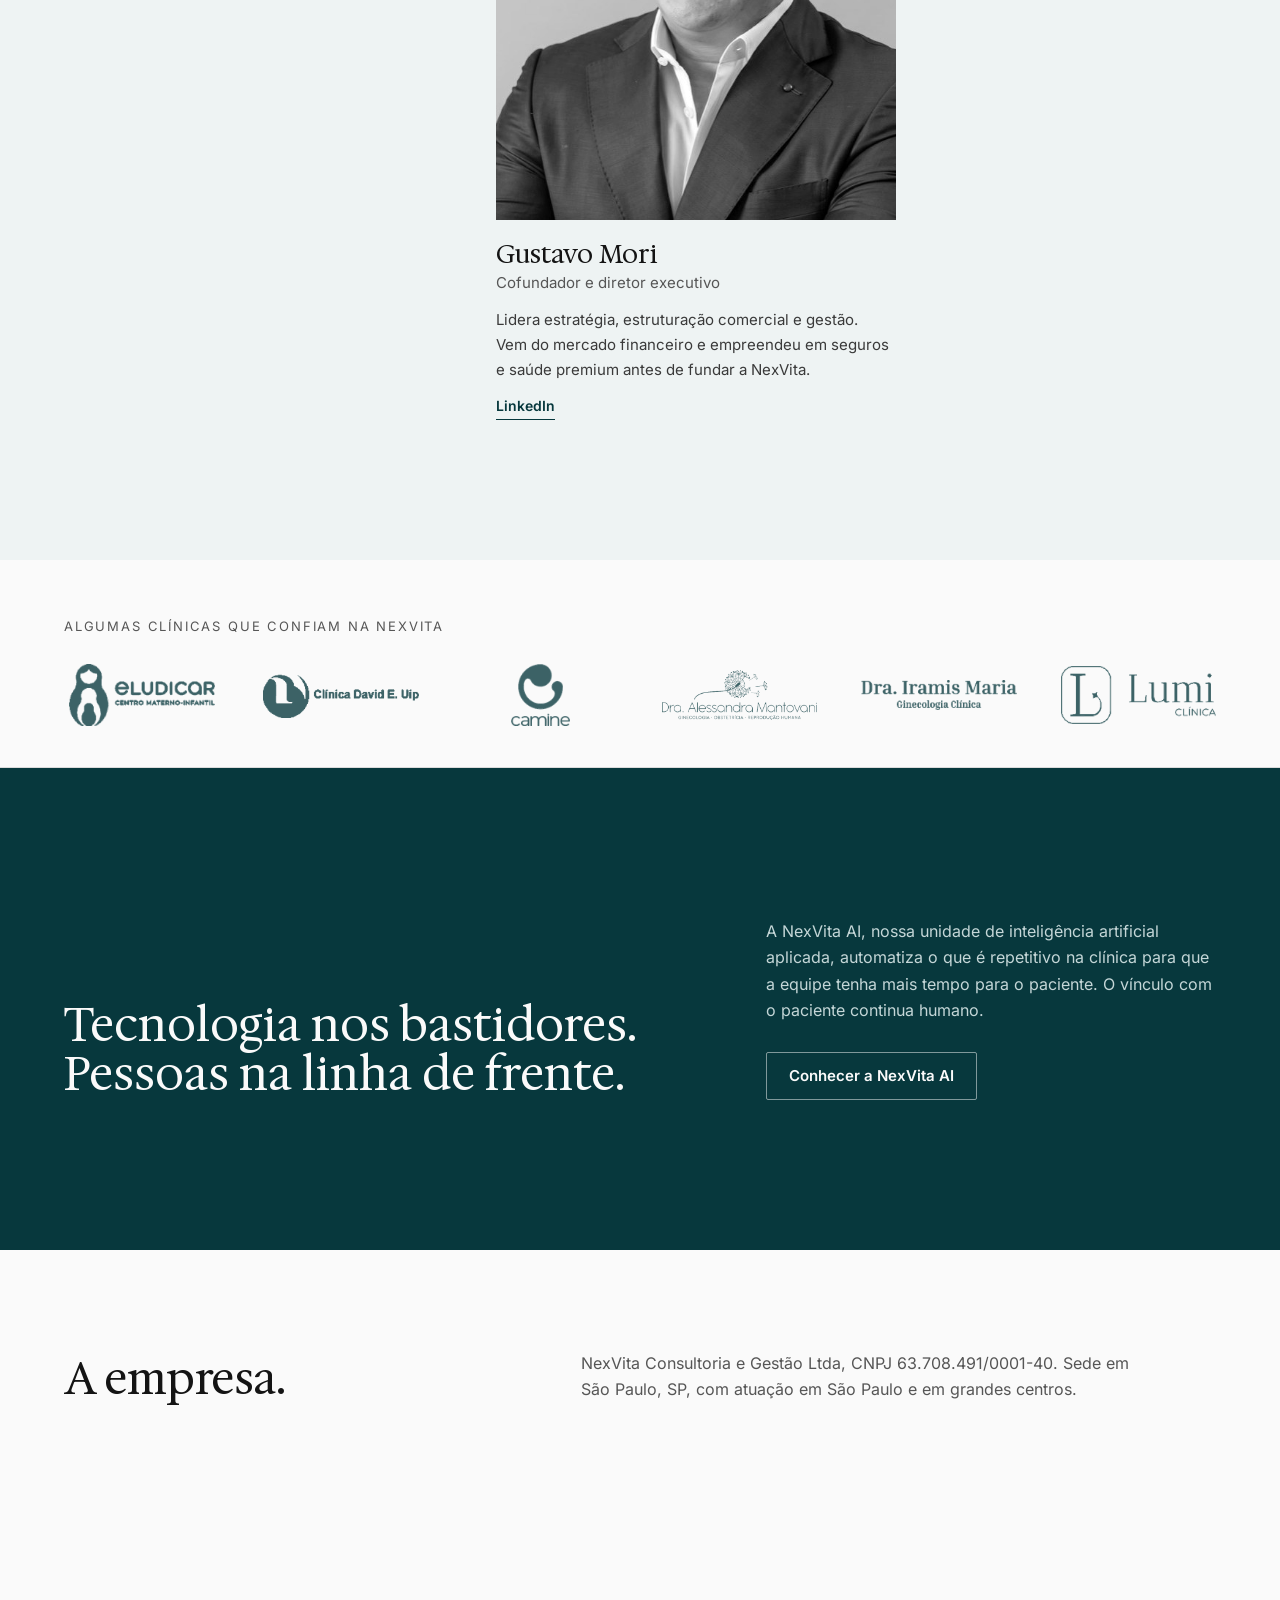
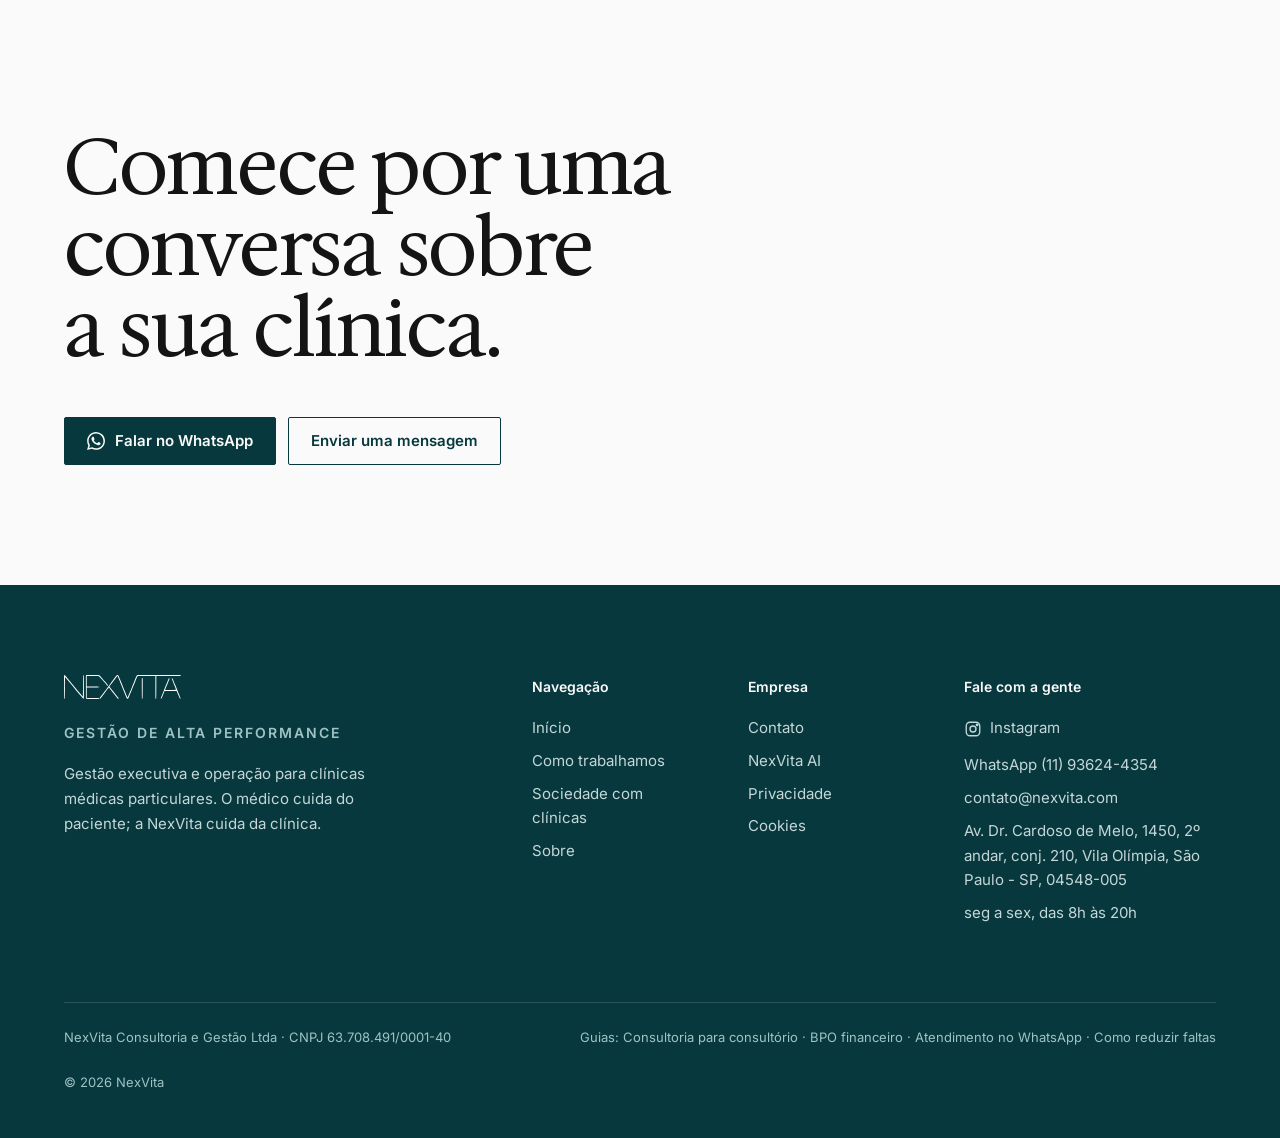
<file: sobre/index.html>
<!doctype html>
<html lang="pt-BR">
<head>
<meta charset="utf-8">
<meta name="viewport" content="width=device-width,initial-scale=1,viewport-fit=cover">
<title>Sobre | NexVita · Gestão de Alta Performance</title>
<meta name="description" content="A NexVita existe para que médicos concentrem tempo no cuidado com o paciente enquanto ela assume as frentes de empresa da clínica.">
<link rel="canonical" href="https://www.nexvita.com/sobre/">
<meta property="og:type" content="website">
<meta property="og:locale" content="pt_BR">
<meta property="og:site_name" content="NexVita">
<meta property="og:title" content="Sobre | NexVita">
<meta property="og:description" content="Gestão de Alta Performance. A NexVita existe para que médicos concentrem tempo no cuidado com o paciente enquanto ela assume as frentes de empresa da clínica.">
<meta property="og:image" content="https://www.nexvita.com/assets/img/og-1200x630.jpg">
<meta name="twitter:card" content="summary_large_image">
<meta name="theme-color" content="#07383d">
<link rel="icon" href="/favicon.ico" sizes="48x48">
<link rel="icon" type="image/png" sizes="192x192" href="../assets/img/icone-192.png">
<link rel="apple-touch-icon" href="../assets/img/icone-512.png">
<link rel="preload" href="../assets/fonts/HedvigLettersSerif.woff2" as="font" type="font/woff2" crossorigin>
<link rel="preload" href="../assets/fonts/Inter-latin.woff2" as="font" type="font/woff2" crossorigin>
<link rel="stylesheet" href="../assets/site.css?v=20261104c">
<link rel="stylesheet" href="../assets/marca.css?v=20261104c">
<script type="application/ld+json">{"@context":"https://schema.org","@type":"Organization","name":"NexVita","legalName":"NexVita Consultoria e Gestão Ltda","url":"https://www.nexvita.com","logo":"https://www.nexvita.com/assets/img/nexvita-logo.png","email":"contato@nexvita.com","telephone":"+55 11 93624-4354","address":{"@type":"PostalAddress","addressLocality":"São Paulo","addressRegion":"SP","addressCountry":"BR"}}</script>
</head>
<body data-hero="light">
<a class="skip" href="#conteudo">Pular para o conteúdo</a>
<header class="top">
<div class="wrap"><nav class="nav" aria-label="Principal">
<a class="logo" href="../" aria-label="NexVita, página inicial"><img class="l-dark" src="../assets/img/nexvita-logo.svg" alt="NexVita" width="973" height="199"><img class="l-light" src="../assets/img/nexvita-logo-white.svg" alt="" width="973" height="199"></a>
<button class="burger" aria-label="Abrir menu" aria-expanded="false" aria-controls="menu"><i></i><i></i><i></i></button>
<ul class="menu" id="menu"><li><a href="../como-trabalhamos/">Como trabalhamos</a></li><li><a href="../sociedade/">Sociedade com clínicas</a></li><li><a href="../sobre/" aria-current=page>Sobre</a></li><li><a href="../contato/">Contato</a></li><li><a class="btn ghost" href="https://wa.me/5511936244354?text=Ol%C3%A1%2C%20vim%20pelo%20site%20da%20NexVita%20e%20gostaria%20de%20conversar%20sobre%20a%20minha%20cl%C3%ADnica." target="_blank" rel="noopener"><svg class="wa" viewBox="0 0 24 24" aria-hidden="true" fill="currentColor"><path d="M17.47 14.38c-.3-.15-1.76-.87-2.03-.97-.27-.1-.47-.15-.67.15-.2.3-.77.97-.94 1.16-.17.2-.35.22-.64.08-.3-.15-1.26-.47-2.39-1.48-.88-.79-1.48-1.76-1.65-2.06-.17-.3-.02-.46.13-.6.13-.14.3-.35.45-.52.15-.17.2-.3.3-.5.1-.2.05-.37-.03-.52-.07-.15-.67-1.61-.92-2.2-.24-.58-.49-.5-.67-.51h-.57c-.2 0-.52.07-.79.37-.27.3-1.04 1.02-1.04 2.48s1.07 2.88 1.21 3.07c.15.2 2.1 3.2 5.08 4.49.71.31 1.26.49 1.7.63.71.22 1.36.19 1.87.12.57-.09 1.76-.72 2-1.41.25-.7.25-1.29.18-1.41-.08-.13-.27-.2-.57-.35M12.05 21.79h-.01a9.87 9.87 0 0 1-5.03-1.38l-.36-.21-3.74.98 1-3.65-.24-.37a9.86 9.86 0 0 1-1.51-5.26c0-5.45 4.44-9.88 9.89-9.88 2.64 0 5.12 1.03 6.99 2.9a9.83 9.83 0 0 1 2.89 6.99c0 5.45-4.44 9.88-9.89 9.88m8.41-18.3A11.82 11.82 0 0 0 12.05 0C5.5 0 .16 5.34.16 11.89c0 2.1.55 4.14 1.59 5.95L.06 24l6.3-1.65a11.88 11.88 0 0 0 5.69 1.45h.01c6.55 0 11.89-5.34 11.89-11.89 0-3.18-1.24-6.17-3.49-8.42Z"/></svg>Falar no WhatsApp</a></li></ul>
</nav></div>
</header>
<main id="conteudo">
<section class="phero split">
<canvas class="flow" data-lines="26" data-amp="22" aria-hidden="true"></canvas>
<div class="wrap">
<div><span class="crumb">Sobre a NexVita</span>
<h1><span class="ln"><span>A formação médica</span></span><span class="ln"><span>não ensina a gerir</span></span><span class="ln accent"><span>uma empresa.</span></span></h1>
<p class="lede rv d2">A NexVita existe para que médicos concentrem tempo, energia e propósito no cuidado com o paciente, enquanto assumimos as frentes de empresa: gestão, operação, pessoas, processos e finanças.</p></div>
<figure class="fig pfig clip"><img src="../assets/img/f-luz-1600.jpg" srcset="../assets/img/f-luz-900.jpg 594w, ../assets/img/f-luz-1600.jpg 1056w" sizes="(max-width:1000px) 100vw, 40vw" width="1056" height="1584" alt="Luz atravessando ripas de madeira sobre um banco" fetchpriority="high" decoding="async"></figure>
</div>
</section>

<section class="bleed" data-parallax><div class="pl"><img src="../assets/img/f-cuidado-1600.jpg" srcset="../assets/img/f-cuidado-900.jpg 900w, ../assets/img/f-cuidado-1600.jpg 1600w" sizes="100vw" width="1600" height="1067" alt="Mãos de um médico segurando as mãos de um paciente" loading="lazy" decoding="async"></div><div class="wrap"><div class="statement rv">Entre a excelência técnica do médico e o que é preciso para operar uma clínica existe uma distância. A NexVita trabalha nessa distância.</div></div></section>

<section class="sec"><div class="wrap">
<div class="head2 rv"><h2 class="h2 petro">Princípios.</h2><p>O que orienta cada decisão, da contratação de uma recepcionista a uma sociedade.</p></div>
<ul class="elist rv"><li><h3>Humano na linha de frente</h3><p>Pacientes particulares merecem atendimento próximo, cuidadoso e personalizado.</p></li><li><h3>Tecnologia nos bastidores</h3><p>Inteligência artificial e automação servem para dar consistência e capacidade à equipe, não para substituir o vínculo humano.</p></li><li><h3>Foco no propósito médico</h3><p>Toda mudança na operação tem que devolver ao médico tempo para cuidar de pacientes.</p></li><li><h3>Execução prática</h3><p>Não ficamos no conselho. Assumimos atividades, estruturamos pessoas e implantamos mudanças.</p></li><li><h3>Adaptação com coerência</h3><p>O escopo muda conforme a clínica, mas o núcleo de gestão e de cuidado humano permanece.</p></li><li><h3>Ética antes da escala</h3><p>Crescimento, operação e sociedades preservam padrões éticos, mesmo quando isso limita a velocidade.</p></li></ul>
</div></section>

<section class="sec mist"><div class="wrap split2">
<div class="stickyhead"><h2 class="h2 petro rv">Quem está no comando.</h2><p class="rv d1">Quem lidera a NexVita trabalha dentro da operação dos clientes, não só na venda.</p></div>
<div class="people">
<figure><div class="ph"><img src="../assets/img/gustavo-mori-retrato.jpg" alt="Gustavo Mori" width="547" height="730" loading="lazy"></div><figcaption><b>Gustavo Mori</b><span>Cofundador e diretor executivo</span><p>Lidera estratégia, estruturação comercial e gestão. Vem do mercado financeiro e empreendeu em seguros e saúde premium antes de fundar a NexVita.</p><a class="textlink li" href="https://www.linkedin.com/in/gustavomori2" target="_blank" rel="noopener">LinkedIn</a></figcaption></figure>
</div>
</div></section>

<section class="logos" aria-label="Algumas clínicas que confiam na NexVita"><div class="wrap"><p class="lt rv">Algumas clínicas que confiam na NexVita</p><ul class="rv d1"><li><img src="../assets/img/clientes/eludicar-mono.png" alt="Eludicar Centro Materno-Infantil" loading="lazy" style="--h:62px"></li><li><img src="../assets/img/clientes/david-uip-mono.png" alt="Clínica David E. Uip" loading="lazy" style="--h:51px"></li><li><img src="../assets/img/clientes/camine-mono.png" alt="Camine" loading="lazy" style="--h:62px"></li><li><img src="../assets/img/clientes/alessandra-mantovani-mono.png" alt="Dra. Alessandra Mantovani, ginecologia, obstetrícia e reprodução humana" loading="lazy" style="--h:66px"></li><li><img src="../assets/img/clientes/iramis-maria-mono.png" alt="Dra. Iramis Maria, ginecologia clínica" loading="lazy" style="--h:42px"></li><li><img src="../assets/img/clientes/lumi-mono.png" alt="Lumi Clínica" loading="lazy" style="--h:58px"></li></ul></div></section>

<section class="band dark">
<canvas class="flow" data-tone="dark" data-lines="26" data-amp="30" aria-hidden="true"></canvas>
<div class="wrap">
<h2 class="rv">Tecnologia nos bastidores. Pessoas na linha de frente.</h2>
<div class="rv d1"><p>A NexVita AI, nossa unidade de inteligência artificial aplicada, automatiza o que é repetitivo na clínica para que a equipe tenha mais tempo para o paciente. O vínculo com o paciente continua humano.</p><a class="btn ghost" href="https://nexvita.ai">Conhecer a NexVita AI</a></div>
</div>
</section>

<section class="sec tight"><div class="wrap">
<div class="head2 rv"><h2 class="h2">A empresa.</h2><p>NexVita Consultoria e Gestão Ltda, CNPJ 63.708.491/0001-40. Sede em São Paulo, SP, com atuação em São Paulo e em grandes centros.</p></div>
</div></section>

<section class="closing"><div class="wrap"><div><h2 class="rv">Comece por uma conversa sobre a sua clínica.</h2>

<div class="ctas rv d1"><a class="btn solid" href="https://wa.me/5511936244354?text=Ol%C3%A1%2C%20vim%20pelo%20site%20da%20NexVita%20e%20gostaria%20de%20conversar%20sobre%20a%20minha%20cl%C3%ADnica." target="_blank" rel="noopener"><svg class="wa" viewBox="0 0 24 24" aria-hidden="true" fill="currentColor"><path d="M17.47 14.38c-.3-.15-1.76-.87-2.03-.97-.27-.1-.47-.15-.67.15-.2.3-.77.97-.94 1.16-.17.2-.35.22-.64.08-.3-.15-1.26-.47-2.39-1.48-.88-.79-1.48-1.76-1.65-2.06-.17-.3-.02-.46.13-.6.13-.14.3-.35.45-.52.15-.17.2-.3.3-.5.1-.2.05-.37-.03-.52-.07-.15-.67-1.61-.92-2.2-.24-.58-.49-.5-.67-.51h-.57c-.2 0-.52.07-.79.37-.27.3-1.04 1.02-1.04 2.48s1.07 2.88 1.21 3.07c.15.2 2.1 3.2 5.08 4.49.71.31 1.26.49 1.7.63.71.22 1.36.19 1.87.12.57-.09 1.76-.72 2-1.41.25-.7.25-1.29.18-1.41-.08-.13-.27-.2-.57-.35M12.05 21.79h-.01a9.87 9.87 0 0 1-5.03-1.38l-.36-.21-3.74.98 1-3.65-.24-.37a9.86 9.86 0 0 1-1.51-5.26c0-5.45 4.44-9.88 9.89-9.88 2.64 0 5.12 1.03 6.99 2.9a9.83 9.83 0 0 1 2.89 6.99c0 5.45-4.44 9.88-9.89 9.88m8.41-18.3A11.82 11.82 0 0 0 12.05 0C5.5 0 .16 5.34.16 11.89c0 2.1.55 4.14 1.59 5.95L.06 24l6.3-1.65a11.88 11.88 0 0 0 5.69 1.45h.01c6.55 0 11.89-5.34 11.89-11.89 0-3.18-1.24-6.17-3.49-8.42Z"/></svg>Falar no WhatsApp</a><a class="btn ghost" href="../contato/">Enviar uma mensagem</a></div></div></div></section>
</main>
<footer class="foot">
<div class="wrap">
<div class="grid">
<div class="brand"><img src="../assets/img/nexvita-logo-white.svg" alt="NexVita" width="973" height="199"><p class="eyebrow" style="color:var(--agua);margin-top:14px">Gestão de Alta Performance</p><p>Gestão executiva e operação para clínicas médicas particulares. O médico cuida do paciente; a NexVita cuida da clínica.</p></div>
<div><h4>Navegação</h4><ul><li><a href="../">Início</a></li><li><a href="../como-trabalhamos/">Como trabalhamos</a></li><li><a href="../sociedade/">Sociedade com clínicas</a></li><li><a href="../sobre/">Sobre</a></li></ul></div>
<div><h4>Empresa</h4><ul><li><a href="../contato/">Contato</a></li><li><a href="https://nexvita.ai">NexVita AI</a></li><li><a href="../privacidade/">Privacidade</a></li><li><a href="#" data-cookies>Cookies</a></li></ul></div>
<div><h4>Fale com a gente</h4><ul><li><a class="ig" href="https://www.instagram.com/nexvita.ai/" target="_blank" rel="noopener" aria-label="Instagram da NexVita"><svg viewBox="0 0 24 24" aria-hidden="true" fill="none" stroke="currentColor" stroke-width="1.8"><rect x="3" y="3" width="18" height="18" rx="5"/><circle cx="12" cy="12" r="4"/><circle cx="17.5" cy="6.5" r="1" fill="currentColor"/></svg>Instagram</a></li><li><a href="https://wa.me/5511936244354?text=Ol%C3%A1%2C%20vim%20pelo%20site%20da%20NexVita%20e%20gostaria%20de%20conversar%20sobre%20a%20minha%20cl%C3%ADnica." target="_blank" rel="noopener">WhatsApp (11) 93624-4354</a></li><li><a href="mailto:contato@nexvita.com">contato@nexvita.com</a></li><li>Av. Dr. Cardoso de Melo, 1450, 2º andar, conj. 210, Vila Olímpia, São Paulo - SP, 04548-005</li><li>seg a sex, das 8h às 20h</li></ul></div>
</div>
<div class="legal"><span>NexVita Consultoria e Gestão Ltda · CNPJ 63.708.491/0001-40</span><span>Guias: <a href="/consultoria-para-consultorio-medico/">Consultoria para consultório</a> · <a href="/bpo-financeiro-para-clinica-medica/">BPO financeiro</a> · <a href="/atendimento-whatsapp-consultorio-medico/">Atendimento no WhatsApp</a> · <a href="/como-reduzir-faltas-consultorio-medico/">Como reduzir faltas</a></span><span>© 2026 NexVita</span></div>
</div>
</footer>
<a class="wa-float" href="https://wa.me/5511936244354?text=Ol%C3%A1%2C%20vim%20pelo%20site%20da%20NexVita%20e%20gostaria%20de%20conversar%20sobre%20a%20minha%20cl%C3%ADnica." target="_blank" rel="noopener" aria-label="Falar no WhatsApp"><svg class="wa" viewBox="0 0 24 24" aria-hidden="true" fill="currentColor"><path d="M17.47 14.38c-.3-.15-1.76-.87-2.03-.97-.27-.1-.47-.15-.67.15-.2.3-.77.97-.94 1.16-.17.2-.35.22-.64.08-.3-.15-1.26-.47-2.39-1.48-.88-.79-1.48-1.76-1.65-2.06-.17-.3-.02-.46.13-.6.13-.14.3-.35.45-.52.15-.17.2-.3.3-.5.1-.2.05-.37-.03-.52-.07-.15-.67-1.61-.92-2.2-.24-.58-.49-.5-.67-.51h-.57c-.2 0-.52.07-.79.37-.27.3-1.04 1.02-1.04 2.48s1.07 2.88 1.21 3.07c.15.2 2.1 3.2 5.08 4.49.71.31 1.26.49 1.7.63.71.22 1.36.19 1.87.12.57-.09 1.76-.72 2-1.41.25-.7.25-1.29.18-1.41-.08-.13-.27-.2-.57-.35M12.05 21.79h-.01a9.87 9.87 0 0 1-5.03-1.38l-.36-.21-3.74.98 1-3.65-.24-.37a9.86 9.86 0 0 1-1.51-5.26c0-5.45 4.44-9.88 9.89-9.88 2.64 0 5.12 1.03 6.99 2.9a9.83 9.83 0 0 1 2.89 6.99c0 5.45-4.44 9.88-9.89 9.88m8.41-18.3A11.82 11.82 0 0 0 12.05 0C5.5 0 .16 5.34.16 11.89c0 2.1.55 4.14 1.59 5.95L.06 24l6.3-1.65a11.88 11.88 0 0 0 5.69 1.45h.01c6.55 0 11.89-5.34 11.89-11.89 0-3.18-1.24-6.17-3.49-8.42Z"/></svg></a>
<script src="../assets/site.js?v=20261104c" defer></script>
<script src="../assets/consent.js?v=20261104c" defer></script>
<div class="mbar"><a class="btn solid" href="https://diagnostico.nexvita.com/?utm_source=site&utm_medium=mbar_sobre" data-cta="cta_diagnostico" data-placement="mbar_sobre">Fazer diagnóstico grátis</a><a class="btn ghost" href="https://wa.me/5511936244354?text=Ol%C3%A1%2C%20vim%20pelo%20site%20da%20NexVita%20e%20gostaria%20de%20conversar%20sobre%20a%20minha%20cl%C3%ADnica." target="_blank" rel="noopener" aria-label="WhatsApp da NexVita">WhatsApp</a></div>
</body>
</html>
</file>
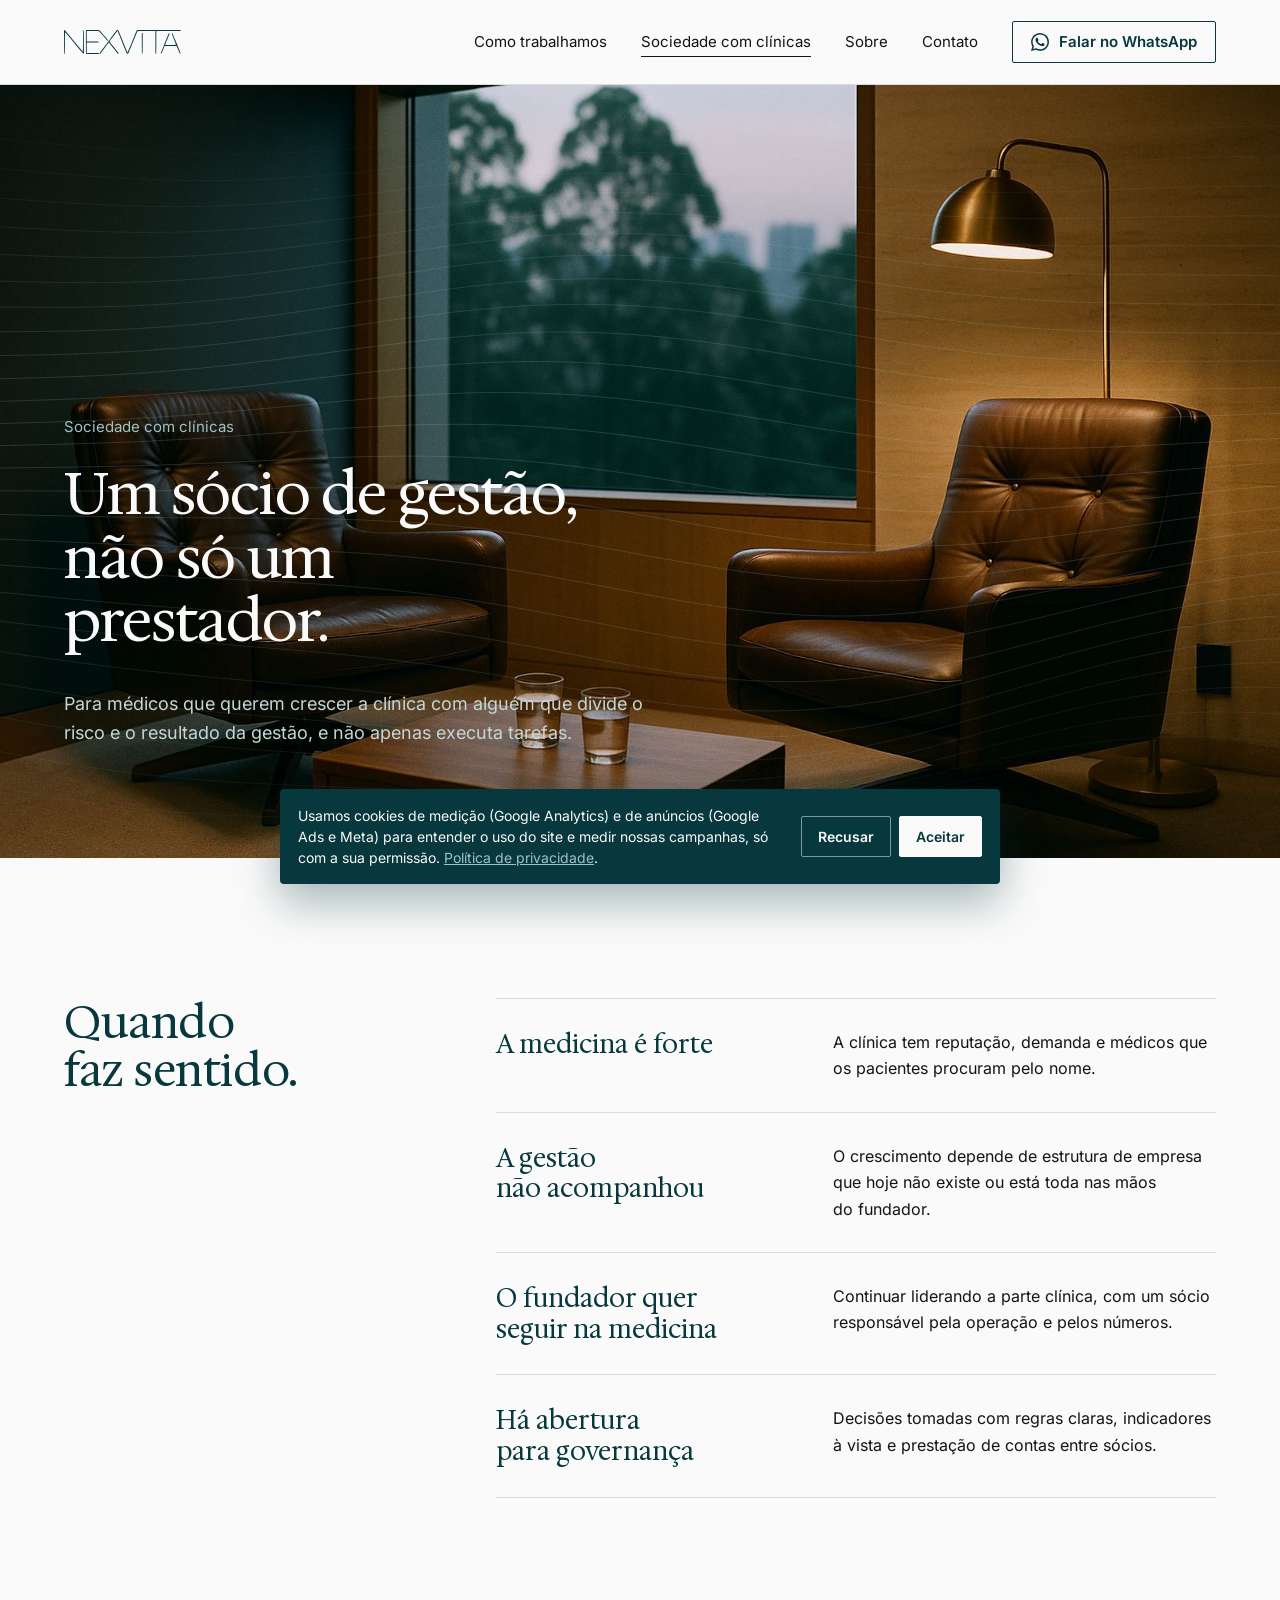
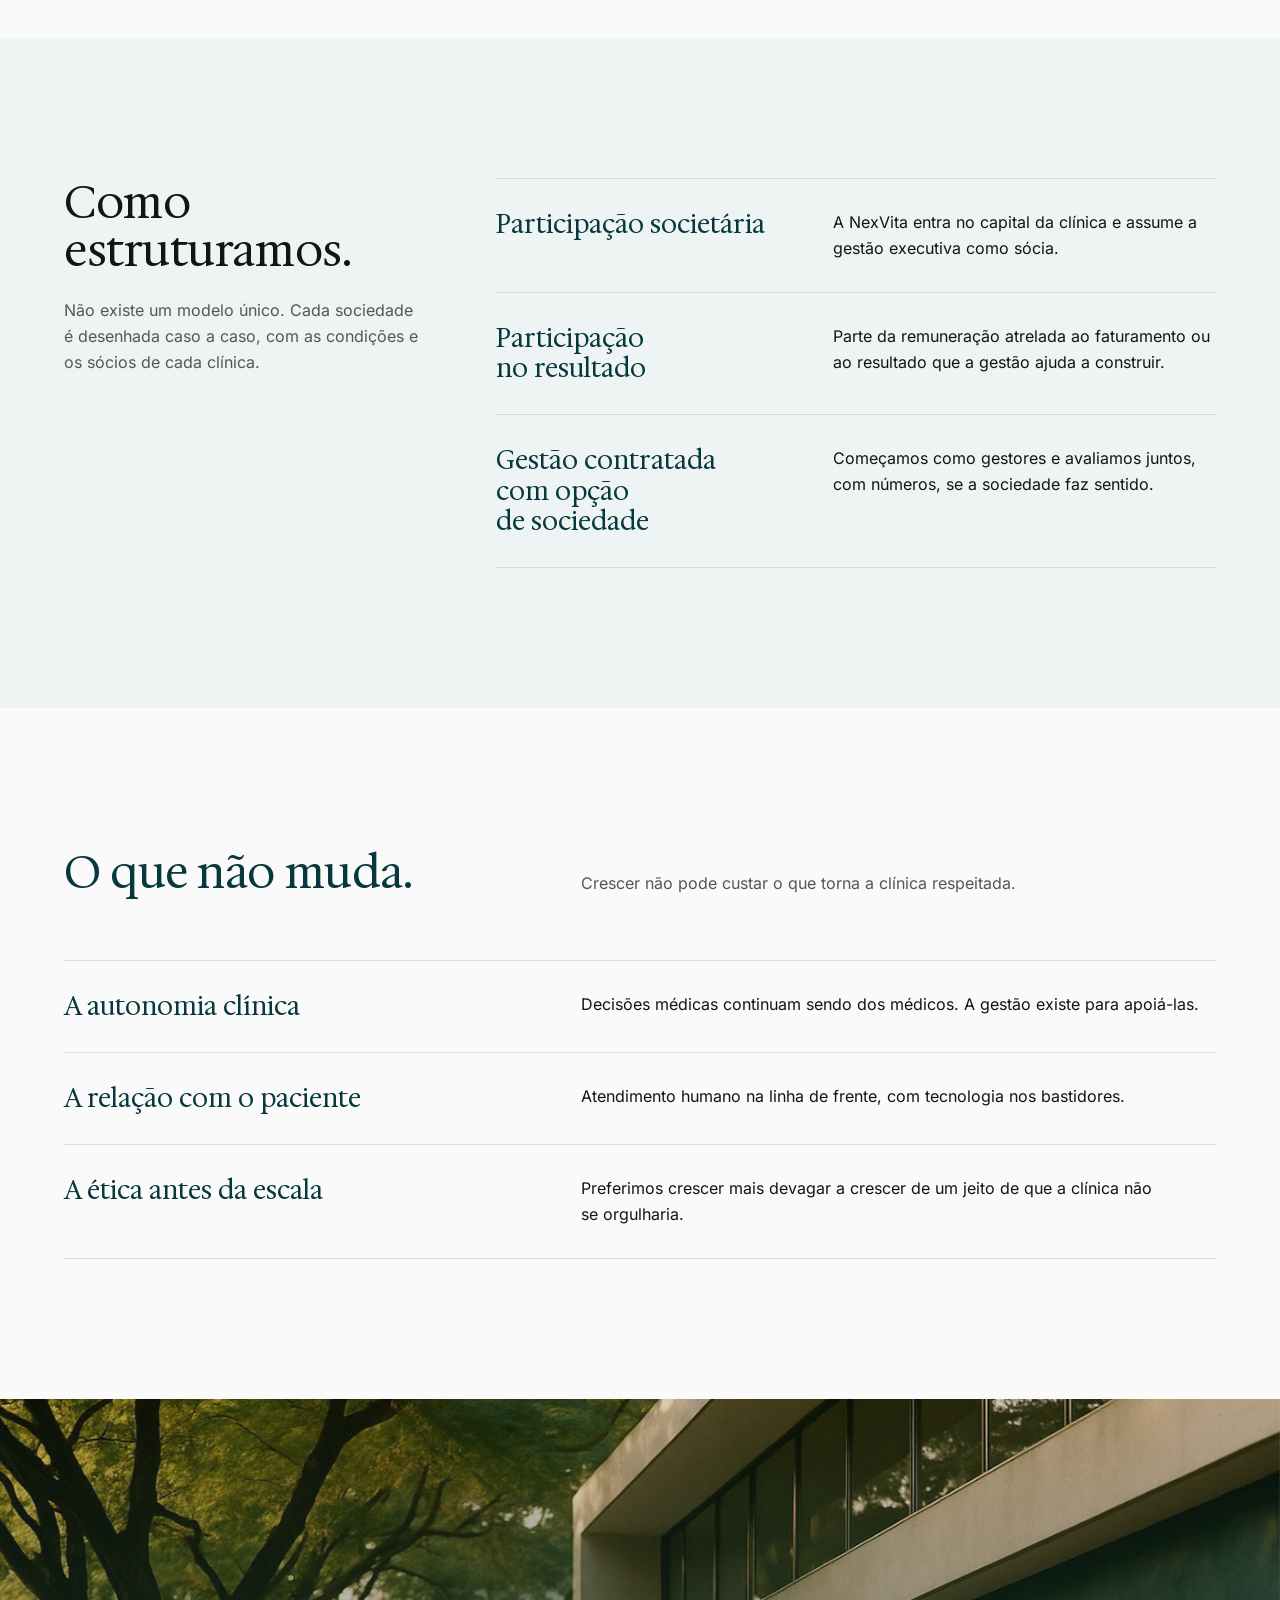
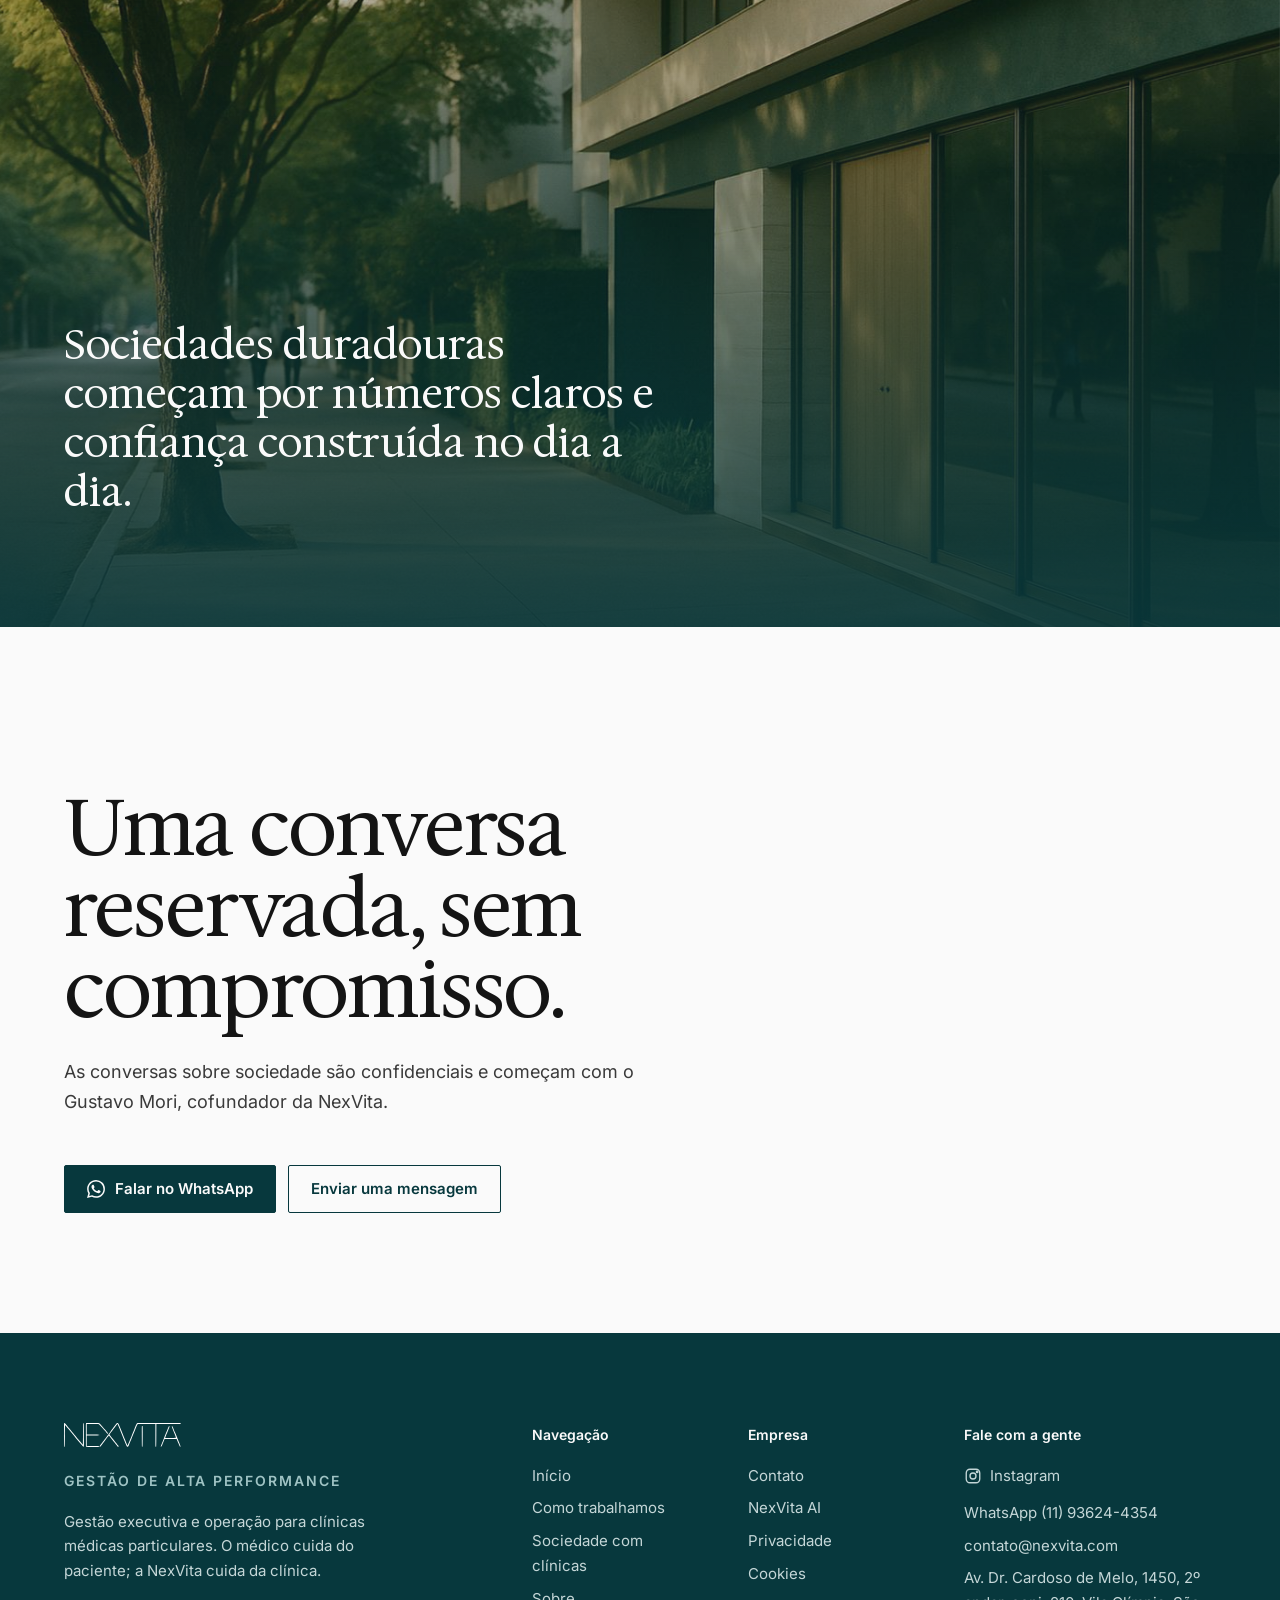
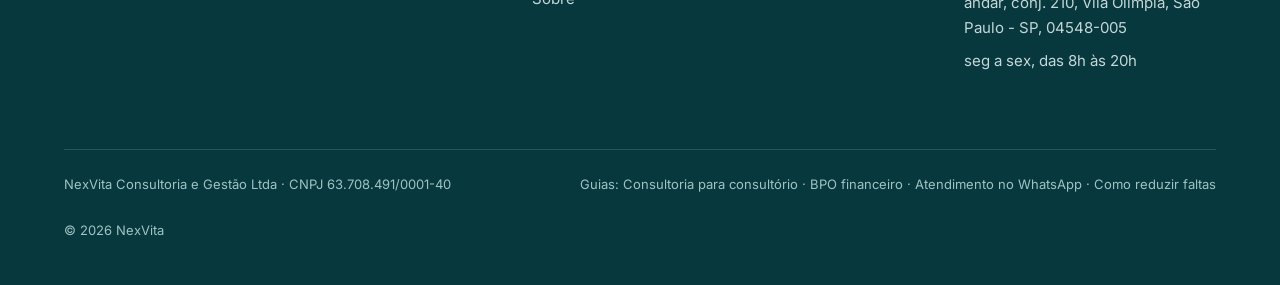
<file: sociedade/index.html>
<!doctype html>
<html lang="pt-BR">
<head>
<meta charset="utf-8">
<meta name="viewport" content="width=device-width,initial-scale=1,viewport-fit=cover">
<title>Sociedade com clínicas | NexVita · Gestão de Alta Performance</title>
<meta name="description" content="Para médicos que querem um sócio de gestão para crescer a clínica, com governança clara e autonomia clínica preservada.">
<link rel="canonical" href="https://www.nexvita.com/sociedade/">
<meta property="og:type" content="website">
<meta property="og:locale" content="pt_BR">
<meta property="og:site_name" content="NexVita">
<meta property="og:title" content="Sociedade com clínicas | NexVita">
<meta property="og:description" content="Gestão de Alta Performance. Para médicos que querem um sócio de gestão para crescer a clínica, com governança clara e autonomia clínica preservada.">
<meta property="og:image" content="https://www.nexvita.com/assets/img/og-1200x630.jpg">
<meta name="twitter:card" content="summary_large_image">
<meta name="theme-color" content="#07383d">
<link rel="icon" href="/favicon.ico" sizes="48x48">
<link rel="icon" type="image/png" sizes="192x192" href="../assets/img/icone-192.png">
<link rel="apple-touch-icon" href="../assets/img/icone-512.png">
<link rel="preload" href="../assets/fonts/HedvigLettersSerif.woff2" as="font" type="font/woff2" crossorigin>
<link rel="preload" href="../assets/fonts/Inter-latin.woff2" as="font" type="font/woff2" crossorigin>
<link rel="stylesheet" href="../assets/site.css?v=20261104c">
<link rel="stylesheet" href="../assets/marca.css?v=20261104c">
<script type="application/ld+json">{"@context":"https://schema.org","@type":"Organization","name":"NexVita","legalName":"NexVita Consultoria e Gestão Ltda","url":"https://www.nexvita.com","logo":"https://www.nexvita.com/assets/img/nexvita-logo.png","email":"contato@nexvita.com","telephone":"+55 11 93624-4354","address":{"@type":"PostalAddress","addressLocality":"São Paulo","addressRegion":"SP","addressCountry":"BR"}}</script>
</head>
<body data-hero="dark">
<a class="skip" href="#conteudo">Pular para o conteúdo</a>
<header class="top">
<div class="wrap"><nav class="nav" aria-label="Principal">
<a class="logo" href="../" aria-label="NexVita, página inicial"><img class="l-dark" src="../assets/img/nexvita-logo.svg" alt="NexVita" width="973" height="199"><img class="l-light" src="../assets/img/nexvita-logo-white.svg" alt="" width="973" height="199"></a>
<button class="burger" aria-label="Abrir menu" aria-expanded="false" aria-controls="menu"><i></i><i></i><i></i></button>
<ul class="menu" id="menu"><li><a href="../como-trabalhamos/">Como trabalhamos</a></li><li><a href="../sociedade/" aria-current=page>Sociedade com clínicas</a></li><li><a href="../sobre/">Sobre</a></li><li><a href="../contato/">Contato</a></li><li><a class="btn ghost" href="https://wa.me/5511936244354?text=Ol%C3%A1%2C%20vim%20pelo%20site%20da%20NexVita%20e%20gostaria%20de%20conversar%20sobre%20a%20minha%20cl%C3%ADnica." target="_blank" rel="noopener"><svg class="wa" viewBox="0 0 24 24" aria-hidden="true" fill="currentColor"><path d="M17.47 14.38c-.3-.15-1.76-.87-2.03-.97-.27-.1-.47-.15-.67.15-.2.3-.77.97-.94 1.16-.17.2-.35.22-.64.08-.3-.15-1.26-.47-2.39-1.48-.88-.79-1.48-1.76-1.65-2.06-.17-.3-.02-.46.13-.6.13-.14.3-.35.45-.52.15-.17.2-.3.3-.5.1-.2.05-.37-.03-.52-.07-.15-.67-1.61-.92-2.2-.24-.58-.49-.5-.67-.51h-.57c-.2 0-.52.07-.79.37-.27.3-1.04 1.02-1.04 2.48s1.07 2.88 1.21 3.07c.15.2 2.1 3.2 5.08 4.49.71.31 1.26.49 1.7.63.71.22 1.36.19 1.87.12.57-.09 1.76-.72 2-1.41.25-.7.25-1.29.18-1.41-.08-.13-.27-.2-.57-.35M12.05 21.79h-.01a9.87 9.87 0 0 1-5.03-1.38l-.36-.21-3.74.98 1-3.65-.24-.37a9.86 9.86 0 0 1-1.51-5.26c0-5.45 4.44-9.88 9.89-9.88 2.64 0 5.12 1.03 6.99 2.9a9.83 9.83 0 0 1 2.89 6.99c0 5.45-4.44 9.88-9.89 9.88m8.41-18.3A11.82 11.82 0 0 0 12.05 0C5.5 0 .16 5.34.16 11.89c0 2.1.55 4.14 1.59 5.95L.06 24l6.3-1.65a11.88 11.88 0 0 0 5.69 1.45h.01c6.55 0 11.89-5.34 11.89-11.89 0-3.18-1.24-6.17-3.49-8.42Z"/></svg>Falar no WhatsApp</a></li></ul>
</nav></div>
</header>
<main id="conteudo">
<section class="phero dark bgimg">
<div class="bg"><img src="../assets/img/f-sociedade-1600.jpg" srcset="../assets/img/f-sociedade-900.jpg 900w, ../assets/img/f-sociedade-1600.jpg 1600w" sizes="100vw" width="1600" height="1067" alt="Duas poltronas frente a frente num escritório ao entardecer" fetchpriority="high" decoding="async"></div>
<canvas class="flow" data-tone="dark" data-lines="26" data-amp="26" aria-hidden="true"></canvas>
<div class="wrap">
<span class="crumb">Sociedade com clínicas</span>
<h1><span class="ln"><span>Um sócio de gestão,</span></span><span class="ln"><span>não só um prestador.</span></span></h1>
<p class="lede rv d2">Para médicos que querem crescer a clínica com alguém que divide o risco e o resultado da gestão, e não apenas executa tarefas.</p>
</div>
</section>

<section class="sec"><div class="wrap split2">
<div class="stickyhead"><h2 class="h2 petro rv">Quando faz sentido.</h2></div>
<ul class="elist rv">
<li><h3>A medicina é forte</h3><p>A clínica tem reputação, demanda e médicos que os pacientes procuram pelo nome.</p></li>
<li><h3>A gestão não acompanhou</h3><p>O crescimento depende de estrutura de empresa que hoje não existe ou está toda nas mãos do fundador.</p></li>
<li><h3>O fundador quer seguir na medicina</h3><p>Continuar liderando a parte clínica, com um sócio responsável pela operação e pelos números.</p></li>
<li><h3>Há abertura para governança</h3><p>Decisões tomadas com regras claras, indicadores à vista e prestação de contas entre sócios.</p></li>
</ul>
</div></section>

<section class="sec mist"><div class="wrap split2">
<div class="stickyhead"><h2 class="h2 rv">Como estruturamos.</h2><p class="rv d1">Não existe um modelo único. Cada sociedade é desenhada caso a caso, com as condições e os sócios de cada clínica.</p></div>
<ul class="elist rv">
<li><h3>Participação societária</h3><p>A NexVita entra no capital da clínica e assume a gestão executiva como sócia.</p></li>
<li><h3>Participação no resultado</h3><p>Parte da remuneração atrelada ao faturamento ou ao resultado que a gestão ajuda a construir.</p></li>
<li><h3>Gestão contratada com opção de sociedade</h3><p>Começamos como gestores e avaliamos juntos, com números, se a sociedade faz sentido.</p></li>
</ul>
</div></section>

<section class="sec"><div class="wrap">
<div class="head2 rv"><h2 class="h2 petro">O que não muda.</h2><p>Crescer não pode custar o que torna a clínica respeitada.</p></div>
<ul class="elist rv">
<li><h3>A autonomia clínica</h3><p>Decisões médicas continuam sendo dos médicos. A gestão existe para apoiá-las.</p></li>
<li><h3>A relação com o paciente</h3><p>Atendimento humano na linha de frente, com tecnologia nos bastidores.</p></li>
<li><h3>A ética antes da escala</h3><p>Preferimos crescer mais devagar a crescer de um jeito de que a clínica não se orgulharia.</p></li>
</ul>
</div></section>

<section class="bleed" data-parallax><div class="pl"><img src="../assets/img/f-cidade-1600.jpg" srcset="../assets/img/f-cidade-900.jpg 900w, ../assets/img/f-cidade-1600.jpg 1600w" sizes="100vw" width="1600" height="1067" alt="Rua arborizada nos Jardins, em São Paulo" loading="lazy" decoding="async"></div><div class="wrap"><div class="statement rv">Sociedades duradouras começam por números claros e confiança construída no dia a dia.</div></div></section>
<section class="closing"><div class="wrap"><div><h2 class="rv">Uma conversa reservada, sem compromisso.</h2>
<p class="lede rv" style="margin-top:28px">As conversas sobre sociedade são confidenciais e começam com o Gustavo Mori, cofundador da NexVita.</p>
<div class="ctas rv d1"><a class="btn solid" href="https://wa.me/5511936244354?text=Ol%C3%A1%2C%20vim%20pelo%20site%20da%20NexVita%20e%20gostaria%20de%20conversar%20sobre%20a%20minha%20cl%C3%ADnica." target="_blank" rel="noopener"><svg class="wa" viewBox="0 0 24 24" aria-hidden="true" fill="currentColor"><path d="M17.47 14.38c-.3-.15-1.76-.87-2.03-.97-.27-.1-.47-.15-.67.15-.2.3-.77.97-.94 1.16-.17.2-.35.22-.64.08-.3-.15-1.26-.47-2.39-1.48-.88-.79-1.48-1.76-1.65-2.06-.17-.3-.02-.46.13-.6.13-.14.3-.35.45-.52.15-.17.2-.3.3-.5.1-.2.05-.37-.03-.52-.07-.15-.67-1.61-.92-2.2-.24-.58-.49-.5-.67-.51h-.57c-.2 0-.52.07-.79.37-.27.3-1.04 1.02-1.04 2.48s1.07 2.88 1.21 3.07c.15.2 2.1 3.2 5.08 4.49.71.31 1.26.49 1.7.63.71.22 1.36.19 1.87.12.57-.09 1.76-.72 2-1.41.25-.7.25-1.29.18-1.41-.08-.13-.27-.2-.57-.35M12.05 21.79h-.01a9.87 9.87 0 0 1-5.03-1.38l-.36-.21-3.74.98 1-3.65-.24-.37a9.86 9.86 0 0 1-1.51-5.26c0-5.45 4.44-9.88 9.89-9.88 2.64 0 5.12 1.03 6.99 2.9a9.83 9.83 0 0 1 2.89 6.99c0 5.45-4.44 9.88-9.89 9.88m8.41-18.3A11.82 11.82 0 0 0 12.05 0C5.5 0 .16 5.34.16 11.89c0 2.1.55 4.14 1.59 5.95L.06 24l6.3-1.65a11.88 11.88 0 0 0 5.69 1.45h.01c6.55 0 11.89-5.34 11.89-11.89 0-3.18-1.24-6.17-3.49-8.42Z"/></svg>Falar no WhatsApp</a><a class="btn ghost" href="../contato/">Enviar uma mensagem</a></div></div></div></section>
</main>
<footer class="foot">
<div class="wrap">
<div class="grid">
<div class="brand"><img src="../assets/img/nexvita-logo-white.svg" alt="NexVita" width="973" height="199"><p class="eyebrow" style="color:var(--agua);margin-top:14px">Gestão de Alta Performance</p><p>Gestão executiva e operação para clínicas médicas particulares. O médico cuida do paciente; a NexVita cuida da clínica.</p></div>
<div><h4>Navegação</h4><ul><li><a href="../">Início</a></li><li><a href="../como-trabalhamos/">Como trabalhamos</a></li><li><a href="../sociedade/">Sociedade com clínicas</a></li><li><a href="../sobre/">Sobre</a></li></ul></div>
<div><h4>Empresa</h4><ul><li><a href="../contato/">Contato</a></li><li><a href="https://nexvita.ai">NexVita AI</a></li><li><a href="../privacidade/">Privacidade</a></li><li><a href="#" data-cookies>Cookies</a></li></ul></div>
<div><h4>Fale com a gente</h4><ul><li><a class="ig" href="https://www.instagram.com/nexvita.ai/" target="_blank" rel="noopener" aria-label="Instagram da NexVita"><svg viewBox="0 0 24 24" aria-hidden="true" fill="none" stroke="currentColor" stroke-width="1.8"><rect x="3" y="3" width="18" height="18" rx="5"/><circle cx="12" cy="12" r="4"/><circle cx="17.5" cy="6.5" r="1" fill="currentColor"/></svg>Instagram</a></li><li><a href="https://wa.me/5511936244354?text=Ol%C3%A1%2C%20vim%20pelo%20site%20da%20NexVita%20e%20gostaria%20de%20conversar%20sobre%20a%20minha%20cl%C3%ADnica." target="_blank" rel="noopener">WhatsApp (11) 93624-4354</a></li><li><a href="mailto:contato@nexvita.com">contato@nexvita.com</a></li><li>Av. Dr. Cardoso de Melo, 1450, 2º andar, conj. 210, Vila Olímpia, São Paulo - SP, 04548-005</li><li>seg a sex, das 8h às 20h</li></ul></div>
</div>
<div class="legal"><span>NexVita Consultoria e Gestão Ltda · CNPJ 63.708.491/0001-40</span><span>Guias: <a href="/consultoria-para-consultorio-medico/">Consultoria para consultório</a> · <a href="/bpo-financeiro-para-clinica-medica/">BPO financeiro</a> · <a href="/atendimento-whatsapp-consultorio-medico/">Atendimento no WhatsApp</a> · <a href="/como-reduzir-faltas-consultorio-medico/">Como reduzir faltas</a></span><span>© 2026 NexVita</span></div>
</div>
</footer>
<a class="wa-float" href="https://wa.me/5511936244354?text=Ol%C3%A1%2C%20vim%20pelo%20site%20da%20NexVita%20e%20gostaria%20de%20conversar%20sobre%20a%20minha%20cl%C3%ADnica." target="_blank" rel="noopener" aria-label="Falar no WhatsApp"><svg class="wa" viewBox="0 0 24 24" aria-hidden="true" fill="currentColor"><path d="M17.47 14.38c-.3-.15-1.76-.87-2.03-.97-.27-.1-.47-.15-.67.15-.2.3-.77.97-.94 1.16-.17.2-.35.22-.64.08-.3-.15-1.26-.47-2.39-1.48-.88-.79-1.48-1.76-1.65-2.06-.17-.3-.02-.46.13-.6.13-.14.3-.35.45-.52.15-.17.2-.3.3-.5.1-.2.05-.37-.03-.52-.07-.15-.67-1.61-.92-2.2-.24-.58-.49-.5-.67-.51h-.57c-.2 0-.52.07-.79.37-.27.3-1.04 1.02-1.04 2.48s1.07 2.88 1.21 3.07c.15.2 2.1 3.2 5.08 4.49.71.31 1.26.49 1.7.63.71.22 1.36.19 1.87.12.57-.09 1.76-.72 2-1.41.25-.7.25-1.29.18-1.41-.08-.13-.27-.2-.57-.35M12.05 21.79h-.01a9.87 9.87 0 0 1-5.03-1.38l-.36-.21-3.74.98 1-3.65-.24-.37a9.86 9.86 0 0 1-1.51-5.26c0-5.45 4.44-9.88 9.89-9.88 2.64 0 5.12 1.03 6.99 2.9a9.83 9.83 0 0 1 2.89 6.99c0 5.45-4.44 9.88-9.89 9.88m8.41-18.3A11.82 11.82 0 0 0 12.05 0C5.5 0 .16 5.34.16 11.89c0 2.1.55 4.14 1.59 5.95L.06 24l6.3-1.65a11.88 11.88 0 0 0 5.69 1.45h.01c6.55 0 11.89-5.34 11.89-11.89 0-3.18-1.24-6.17-3.49-8.42Z"/></svg></a>
<script src="../assets/site.js?v=20261104c" defer></script>
<script src="../assets/consent.js?v=20261104c" defer></script>
<div class="mbar"><a class="btn solid" href="https://diagnostico.nexvita.com/?utm_source=site&utm_medium=mbar_sociedade" data-cta="cta_diagnostico" data-placement="mbar_sociedade">Fazer diagnóstico grátis</a><a class="btn ghost" href="https://wa.me/5511936244354?text=Ol%C3%A1%2C%20vim%20pelo%20site%20da%20NexVita%20e%20gostaria%20de%20conversar%20sobre%20a%20minha%20cl%C3%ADnica." target="_blank" rel="noopener" aria-label="WhatsApp da NexVita">WhatsApp</a></div>
</body>
</html>
</file>
<file: assets/site.css>
/* NexVita — site institucional */
@font-face{font-family:"Hedvig";src:url(fonts/HedvigLettersSerif.woff2) format("woff2");font-weight:400;font-display:swap}
@font-face{font-family:"Open Sans";src:url(fonts/OpenSans.woff2) format("woff2");font-weight:300 800;font-display:swap}
:root{
  --petroleo:#07383d;--petroleo-2:#165559;--agua:#9fc3c4;--agua-2:#c4d6d7;--nevoa:#eef3f3;
  --papel:#fafafa;--tinta:#141414;--cinza:#5c5c5c;--linha:#dbdbdb;
  --serif:"Hedvig",Georgia,"Times New Roman",serif;--sans:"Open Sans",system-ui,-apple-system,sans-serif;
  --ease:cubic-bezier(.2,.7,.1,1);--pad:64px;--max:1280px;
}
*{box-sizing:border-box;margin:0;padding:0}
html{-webkit-font-smoothing:antialiased;scroll-padding-top:96px}
body{font-family:var(--sans);color:var(--tinta);background:var(--papel);font-size:17px;line-height:1.65;overflow-x:hidden}
a{color:inherit;text-decoration:none}
img{display:block;max-width:100%}
button{font:inherit;color:inherit;background:none;border:0;cursor:pointer}
h1,h2,h3{font-family:var(--serif);font-weight:400;text-wrap:balance}
p{text-wrap:pretty}
.wrap{max-width:var(--max);margin:0 auto;padding:0 var(--pad)}
.skip{position:absolute;left:-9999px;top:8px;background:var(--petroleo);color:var(--papel);padding:10px 16px;z-index:50}
.skip:focus{left:8px}
:focus-visible{outline:2px solid var(--petroleo-2);outline-offset:3px}
.dark :focus-visible{outline-color:var(--agua)}

/* buttons */
.btn{display:inline-flex;align-items:center;justify-content:center;gap:10px;min-height:48px;padding:12px 22px;border-radius:2px;font-weight:600;font-size:15px;line-height:1.2;border:1px solid var(--petroleo);transition:background .2s,color .2s,border-color .2s}
.btn.solid{background:var(--petroleo);color:var(--papel)}
.btn.solid:hover{background:var(--petroleo-2);border-color:var(--petroleo-2)}
.btn.ghost{color:var(--petroleo)}
.btn.ghost:hover{background:var(--petroleo);color:var(--papel)}
.dark .btn.solid,.on-dark .btn.solid{background:var(--papel);color:var(--petroleo);border-color:var(--papel)}
.dark .btn.solid:hover,.on-dark .btn.solid:hover{background:var(--agua-2);border-color:var(--agua-2)}
.dark .btn.ghost,.on-dark .btn.ghost{color:var(--papel);border-color:rgba(250,250,250,.5)}
.dark .btn.ghost:hover,.on-dark .btn.ghost:hover{background:var(--papel);color:var(--petroleo)}
.btn .wa{width:18px;height:18px;flex:none}
.ctas{display:flex;gap:12px;flex-wrap:wrap}
.textlink{color:var(--petroleo);border-bottom:1px solid currentColor;padding-bottom:1px;font-weight:600}
.textlink:hover{color:var(--petroleo-2)}

/* header */
.top{position:fixed;inset:0 0 auto 0;z-index:30;transition:background .3s,box-shadow .3s,transform .4s var(--ease)}
.top.scrolled{background:rgba(250,250,250,.94);-webkit-backdrop-filter:blur(10px);backdrop-filter:blur(10px);box-shadow:0 1px 0 var(--linha)}
.top.hide{transform:translateY(-100%)}
.nav{display:flex;align-items:center;justify-content:space-between;height:84px;gap:32px}
.nav .logo{position:relative;z-index:2}
.nav .logo img{height:22px;width:auto}
.nav .logo .l-light{display:none}
.top.over-dark:not(.scrolled) .logo .l-dark{display:none}
.top.over-dark:not(.scrolled) .logo .l-light{display:block}
.top.over-dark:not(.scrolled) .menu a{color:var(--papel)}
.top.over-dark:not(.scrolled) .menu .btn{color:var(--papel);border-color:rgba(250,250,250,.5)}
.top.over-dark:not(.scrolled) .burger i{background:var(--papel)}
.menu{display:flex;gap:34px;list-style:none;font-size:15px;align-items:center}
.menu a:not(.btn){position:relative;padding:6px 0}
.menu a:not(.btn)::after{content:"";position:absolute;left:0;right:0;bottom:0;height:1px;background:currentColor;transform:scaleX(0);transform-origin:left;transition:transform .3s var(--ease)}
.menu a:not(.btn):hover::after,.menu a[aria-current=page]::after{transform:scaleX(1)}
.menu .btn{min-height:42px;padding:9px 18px}
.burger{display:none;width:44px;height:44px;position:relative}
.burger i{position:absolute;left:11px;right:11px;height:1.5px;background:var(--tinta);transition:transform .3s,opacity .3s}
.burger i:nth-child(1){top:16px}.burger i:nth-child(2){top:22px}.burger i:nth-child(3){top:28px}
.menu-open .burger i:nth-child(1){transform:translateY(6px) rotate(45deg)}
.menu-open .burger i:nth-child(2){opacity:0}
.menu-open .burger i:nth-child(3){transform:translateY(-6px) rotate(-45deg)}

/* hero (home) */
.hero{position:relative;min-height:100vh;min-height:100svh;display:flex;align-items:flex-end;padding:120px 0 10vh;overflow:hidden}
.flow{position:absolute;inset:0;width:100%;height:100%;pointer-events:none}
.hero .wrap{position:relative;width:100%}
.hero h1{font-size:clamp(46px,7.6vw,116px);line-height:1.01;letter-spacing:-.02em;max-width:13ch}
.ln{display:block;overflow:hidden;padding-bottom:.07em;margin-bottom:-.07em}
.ln>span{display:inline-block;transform:translateY(108%);transition:transform 1.15s var(--ease)}
.ln.accent>span{color:var(--petroleo)}
.is-loaded .ln>span{transform:none}
.is-loaded .ln:nth-child(2)>span{transition-delay:.1s}
.is-loaded .ln:nth-child(3)>span{transition-delay:.2s}
.is-loaded .ln:nth-child(4)>span{transition-delay:.3s}
.hero .under{display:grid;grid-template-columns:minmax(0,1fr) auto;gap:48px;align-items:end;margin-top:48px;opacity:0;transform:translateY(16px);transition:opacity .9s .75s,transform .9s .75s var(--ease)}
.is-loaded .hero .under{opacity:1;transform:none}
.lede{font-size:clamp(17px,1.4vw,20px);max-width:54ch;color:#3a3a3a}
.cue{position:absolute;left:50%;bottom:20px;width:1px;height:56px;background:linear-gradient(var(--petroleo),transparent);transform-origin:top;animation:cue 2.6s ease-in-out infinite}
@keyframes cue{0%{transform:scaleY(0);opacity:1}60%{transform:scaleY(1);opacity:1}100%{transform:scaleY(1);opacity:0}}

/* page hero (subpages) */
.phero{position:relative;padding:200px 0 110px;overflow:hidden}
.phero.dark{background:var(--petroleo);color:var(--papel)}
.phero .wrap{position:relative}
.phero .crumb{font-size:15px;color:var(--cinza);margin-bottom:22px;display:block}
.phero.dark .crumb{color:var(--agua)}
.phero h1{font-size:clamp(42px,6vw,88px);line-height:1.03;letter-spacing:-.018em;max-width:15ch}
.phero .lede{margin-top:36px}
.phero.dark .lede{color:var(--agua-2)}

/* section heads */
.sec{padding:140px 0}
.sec.tight{padding:100px 0}
.sec.mist{background:var(--nevoa)}
.head2{display:grid;grid-template-columns:5fr 7fr;gap:64px;align-items:end;margin-bottom:64px}
.h2{font-size:clamp(32px,3.5vw,54px);line-height:1.08;letter-spacing:-.01em}
.h2.petro{color:var(--petroleo)}
.head2 p{color:var(--cinza);max-width:56ch}
.dark{background:var(--petroleo);color:var(--papel)}
.dark .head2 p{color:var(--agua-2)}

/* division story */
.divisao{height:340vh;position:relative}
.divisao .stick{position:sticky;top:0;height:100vh;height:100svh;display:grid;grid-template-columns:5fr 7fr;overflow:hidden}
.col{padding:132px var(--pad) 56px;display:flex;flex-direction:column}
.col.medico{background:var(--papel);border-top:1px solid var(--linha);padding-left:max(var(--pad),calc((100vw - var(--max))/2 + var(--pad)))}
.col.nexvita{background:var(--petroleo);color:var(--papel);padding-right:max(var(--pad),calc((100vw - var(--max))/2 + var(--pad)));position:relative}
.col .who{font-weight:600;font-size:15px;margin-bottom:10px}
.col.medico .who{color:var(--cinza)}
.col.nexvita .who{color:var(--agua)}
.col .say{font-family:var(--serif);font-size:clamp(26px,2.5vw,38px);line-height:1.15;margin-bottom:32px;min-height:2.4em}
.items{list-style:none}
.items li{font-family:var(--serif);font-size:clamp(20px,1.75vw,27px);line-height:1.25;padding:13px 0;border-bottom:1px solid var(--linha);max-height:96px;overflow:hidden;transition:transform .6s var(--ease),opacity .5s,max-height .6s .12s,padding .6s .12s,border-width .3s}
.items li.clin{color:var(--petroleo)}
.items li.adm.gone{transform:translateX(56px);opacity:0;max-height:0;padding-top:0;padding-bottom:0;border-bottom-width:0}
.col.nexvita .items li{border-color:rgba(250,250,250,.16);opacity:0;transform:translateX(-56px)}
.col.nexvita .items li.in{opacity:1;transform:none}
.col.nexvita .ctas{margin-top:auto;padding-top:28px;opacity:0;transform:translateY(10px);transition:opacity .6s,transform .6s var(--ease)}
.col.nexvita .ctas.on{opacity:1;transform:none}
.meter{position:absolute;left:0;right:0;bottom:0;height:3px;background:rgba(250,250,250,.12)}
.meter i{display:block;height:100%;width:0;background:var(--agua);transition:width .5s var(--ease)}

/* journey story */
.jornada{height:300vh;position:relative;background:var(--nevoa)}
.jornada .stick{position:sticky;top:0;height:100vh;height:100svh;display:flex;flex-direction:column;justify-content:center;overflow:hidden;padding-top:60px}
.track{position:relative;display:grid;grid-template-columns:repeat(6,minmax(0,1fr));gap:24px}
.track svg{position:absolute;left:0;top:13px;width:100%;height:2px;overflow:visible}
.track line{stroke:var(--linha);stroke-width:2;vector-effect:non-scaling-stroke}
.track line.prog{stroke:var(--petroleo);stroke-dasharray:1;stroke-dashoffset:1}
.step{position:relative;padding-top:48px;opacity:.32;transition:opacity .5s}
.step.on{opacity:1}
.step::before{content:"";position:absolute;top:6px;left:0;width:16px;height:16px;border-radius:50%;background:var(--nevoa);border:2px solid var(--linha);transition:background .4s,border-color .4s,transform .4s var(--ease)}
.step.on::before{background:var(--petroleo);border-color:var(--petroleo);transform:scale(1.15)}
.step .n{font-size:13px;color:var(--cinza);display:block;margin-bottom:6px}
.step h3{font-size:24px;line-height:1.15;margin-bottom:10px}
.step p{font-size:15px;color:#424242;line-height:1.55}

/* models (accordion rows) */
details.m{border-top:1px solid var(--linha)}
details.m:last-of-type{border-bottom:1px solid var(--linha)}
details.m summary{list-style:none;cursor:pointer;display:grid;grid-template-columns:5fr 6fr 44px;gap:64px;padding:36px 0;align-items:baseline}
details.m summary::-webkit-details-marker{display:none}
details.m summary h3{font-size:clamp(24px,2.3vw,34px);line-height:1.15;color:var(--petroleo);transition:transform .35s var(--ease)}
details.m summary:hover h3{transform:translateX(8px)}
details.m summary .for{color:var(--cinza)}
.plus{justify-self:end;width:44px;height:44px;position:relative;border:1px solid var(--linha);border-radius:50%;align-self:center;transition:border-color .3s,background .3s}
details.m summary:hover .plus{border-color:var(--petroleo)}
.plus::before,.plus::after{content:"";position:absolute;left:50%;top:50%;width:14px;height:1.5px;background:var(--petroleo);transform:translate(-50%,-50%);transition:transform .35s var(--ease)}
.plus::after{transform:translate(-50%,-50%) rotate(90deg)}
details[open] .plus::after{transform:translate(-50%,-50%) rotate(0)}
details.m .body{display:grid;grid-template-columns:5fr 6fr 44px;gap:64px;padding:0 0 44px}
details.m .body>*{grid-column:2}
details.m .body ul{columns:2;column-gap:40px;margin-top:18px;list-style:none}
details.m .body li{padding:8px 0;border-bottom:1px solid var(--linha);break-inside:avoid;font-size:15px}
details.m .body .more{margin-top:24px}

/* people */
.people{display:grid;grid-template-columns:1fr 1fr;gap:32px}
.people>figure:only-child{grid-column:1/-1;width:100%;max-width:400px}
.people .ph{overflow:hidden;background:var(--nevoa)}
.people img{aspect-ratio:3/4;object-fit:cover;object-position:50% 12%;width:100%;height:auto;filter:grayscale(1) contrast(1.03);transform:scale(1.12);transition:filter .7s,transform 1.5s var(--ease)}
.people figure.seen img{transform:scale(1)}
.people figure:hover img{filter:grayscale(.1)}
.people figcaption{margin-top:18px}
.people figcaption b{display:block;font-family:var(--serif);font-weight:400;font-size:26px;line-height:1.2}
.people figcaption span{color:var(--cinza);font-size:15px}
.people figcaption .li{display:inline-block;margin-top:12px;font-size:14px}
.people figcaption p{margin-top:12px;font-size:15px;color:#3a3a3a;max-width:44ch}
.split2{display:grid;grid-template-columns:4fr 8fr;gap:72px;align-items:start}
.split2 .stickyhead{position:sticky;top:130px}
.split2 .stickyhead p{margin-top:22px;color:var(--cinza)}

/* dark band with flow */
.band{position:relative;overflow:hidden;padding:150px 0}
.band .flow{opacity:.6}
.band .wrap{position:relative;display:grid;grid-template-columns:7fr 5fr;gap:72px;align-items:end}
.band h2{font-size:clamp(32px,3.6vw,58px);line-height:1.07}
.band p{color:var(--agua-2)}
.band .btn{margin-top:28px}

/* closing */
.closing{padding:160px 0 120px}
.closing h2{font-size:clamp(42px,6.2vw,96px);line-height:1.02;letter-spacing:-.016em;max-width:14ch}
.closing .ctas{margin-top:48px}

/* process story (como trabalhamos) */
.processo{height:360vh;position:relative}
.processo .stick{position:sticky;top:0;height:100vh;height:100svh;display:grid;grid-template-columns:5fr 7fr;overflow:hidden}
.processo .left{padding:140px var(--pad) 64px;padding-left:max(var(--pad),calc((100vw - var(--max))/2 + var(--pad)));display:flex;flex-direction:column;justify-content:space-between}
.processo .num{font-family:var(--serif);font-size:clamp(140px,18vw,280px);line-height:.8;color:var(--petroleo);letter-spacing:-.04em;position:relative;height:.82em;overflow:hidden}
.processo .num span{position:absolute;left:0;top:0;transition:transform .7s var(--ease),opacity .5s}
.processo .num span.off{transform:translateY(-100%);opacity:0}
.processo .num span.next{transform:translateY(100%);opacity:0}
.processo .right{background:var(--petroleo);color:var(--papel);padding:140px var(--pad) 64px;padding-right:max(var(--pad),calc((100vw - var(--max))/2 + var(--pad)));position:relative}
.pstep{position:absolute;left:var(--pad);right:max(var(--pad),calc((100vw - var(--max))/2 + var(--pad)));top:50%;transform:translateY(-40%);opacity:0;transition:opacity .6s,transform .7s var(--ease);pointer-events:none}
.pstep.on{opacity:1;transform:translateY(-50%);pointer-events:auto}
.pstep h3{font-size:clamp(30px,3.2vw,48px);line-height:1.1;margin-bottom:22px}
.pstep p{color:var(--agua-2);max-width:52ch;font-size:18px}
.pstep ul{list-style:none;margin-top:26px}
.pstep li{padding:10px 0;border-bottom:1px solid rgba(250,250,250,.16);font-size:16px}
.pdots{display:flex;gap:10px}
.pdots i{width:40px;height:3px;background:var(--linha);transition:background .4s}
.pdots i.on{background:var(--petroleo)}

/* editorial lists */
.elist{list-style:none;border-top:1px solid var(--linha)}
.elist li{display:grid;grid-template-columns:5fr 7fr;gap:64px;padding:30px 0;border-bottom:1px solid var(--linha)}
.elist h3{font-size:clamp(22px,2vw,30px);line-height:1.2;color:var(--petroleo)}
.dark .elist,.dark .elist li{border-color:rgba(250,250,250,.16)}
.dark .elist h3{color:var(--papel)}
.dark .elist p{color:var(--agua-2)}
.tags{display:flex;flex-wrap:wrap;gap:10px;margin-top:8px}
.tags span{border:1px solid var(--linha);border-radius:40px;padding:8px 16px;font-size:15px}
.statement{font-family:var(--serif);font-size:clamp(28px,3.2vw,48px);line-height:1.2;max-width:28ch;color:var(--tinta)}
.statement em{font-style:normal}

/* faq */
.faq details{border-top:1px solid var(--linha)}
.faq details:last-child{border-bottom:1px solid var(--linha)}
.faq summary{list-style:none;cursor:pointer;display:flex;justify-content:space-between;gap:32px;align-items:center;padding:26px 0;font-family:var(--serif);font-size:clamp(20px,1.8vw,26px);line-height:1.25}
.faq summary::-webkit-details-marker{display:none}
.faq .ans{padding:0 76px 28px 0;max-width:72ch;color:#333}

/* contact */
.contact{display:grid;grid-template-columns:5fr 7fr;gap:80px;align-items:start}
.channel{border-top:1px solid var(--linha);padding:26px 0}
.channel:last-child{border-bottom:1px solid var(--linha)}
.channel .lbl{font-size:15px;color:var(--cinza);display:block;margin-bottom:6px}
.channel a.big{font-family:var(--serif);font-size:clamp(24px,2.2vw,32px);color:var(--petroleo);border-bottom:1px solid transparent;transition:border-color .2s}
.channel a.big:hover{border-color:currentColor}
form.lead{display:grid;grid-template-columns:1fr 1fr;gap:22px 24px}
form.lead .full{grid-column:1/-1}
form.lead label{display:block;font-size:14px;font-weight:600;margin-bottom:8px}
form.lead input,form.lead select,form.lead textarea{width:100%;font:inherit;font-size:16px;color:var(--tinta);background:#fff;border:1px solid #c9c9c9;border-radius:2px;padding:13px 14px;min-height:50px;transition:border-color .2s,box-shadow .2s}
form.lead textarea{min-height:140px;resize:vertical}
form.lead input:focus,form.lead select:focus,form.lead textarea:focus{outline:none;border-color:var(--petroleo);box-shadow:0 0 0 3px rgba(22,85,89,.15)}
form.lead .consent{display:flex;gap:12px;align-items:flex-start;font-size:14px;color:#3a3a3a}
form.lead .consent input{width:20px;height:20px;min-height:0;margin-top:2px;flex:none;accent-color:var(--petroleo)}
form.lead .hp{position:absolute;left:-9999px;width:1px;height:1px;overflow:hidden}
form.lead .status{font-size:15px;min-height:1.6em}
form.lead .status.ok{color:var(--petroleo);font-weight:600}
form.lead .status.err{color:#9b2c2c;font-weight:600}
form.lead button[disabled]{opacity:.6;cursor:progress}

/* prose (privacy) */
.prose{max-width:72ch}
.prose h2{font-size:28px;margin:48px 0 14px;color:var(--petroleo)}
.prose p,.prose li{margin-bottom:12px}
.prose ul{padding-left:20px}

/* footer */
.foot{background:var(--petroleo);color:var(--agua-2);padding:90px 0 44px;font-size:15px;position:relative;overflow:hidden}
.foot .wrap{position:relative}
.foot .grid{display:grid;grid-template-columns:5fr 2fr 2fr 3fr;gap:48px}
.foot .brand img{height:24px;width:auto;margin-bottom:22px}
.foot .brand p{max-width:34ch}
.foot h4{font-family:var(--sans);font-size:14px;font-weight:600;color:var(--papel);margin-bottom:14px}
.foot ul{list-style:none}
.foot li{padding:4px 0}
.foot a:hover{color:var(--papel)}
.foot .legal{margin-top:72px;padding-top:24px;border-top:1px solid rgba(250,250,250,.14);display:flex;justify-content:space-between;gap:24px;flex-wrap:wrap;font-size:13px;color:var(--agua)}

/* floating whatsapp */
.wa-float{position:fixed;right:22px;bottom:22px;z-index:25;width:56px;height:56px;border-radius:50%;background:var(--petroleo);color:var(--papel);display:grid;place-items:center;box-shadow:0 6px 20px rgba(7,56,61,.28);transform:scale(.6);opacity:0;pointer-events:none;transition:transform .4s var(--ease),opacity .3s,background .2s}
.wa-float.on{transform:none;opacity:1;pointer-events:auto}
.wa-float:hover{background:var(--petroleo-2)}
.wa-float svg{width:26px;height:26px}

/* reveal */
.rv{opacity:0;transform:translateY(28px);transition:opacity .9s,transform 1s var(--ease)}
.rv.seen{opacity:1;transform:none}
.rv.d1{transition-delay:.08s}.rv.d2{transition-delay:.16s}.rv.d3{transition-delay:.24s}

@media (prefers-reduced-motion:reduce){
  *,*::before,*::after{transition:none!important;animation:none!important}
  .ln>span,.hero .under,.rv{transform:none!important;opacity:1!important}
  .people img{transform:none!important}
}

@media (max-width:1000px){
  :root{--pad:24px}
  html{scroll-padding-top:80px}
  .nav{height:72px}
  .burger{display:block;z-index:2}
  .menu{position:fixed;inset:0;background:var(--papel);flex-direction:column;align-items:flex-start;justify-content:center;gap:6px;padding:0 28px;font-size:30px;font-family:var(--serif);opacity:0;pointer-events:none;transition:opacity .3s}
  .menu li{width:100%}
  .menu a:not(.btn){display:block;padding:12px 0;border-bottom:1px solid var(--linha)}
  .menu a:not(.btn)::after{display:none}
  .menu .btn{margin-top:24px;font-family:var(--sans);font-size:16px;min-height:52px;width:100%}
  .menu-open .menu{opacity:1;pointer-events:auto}
  .menu-open .top .menu a{color:var(--tinta)!important}
  .menu-open .top .menu .btn{color:var(--petroleo)!important;border-color:var(--petroleo)!important}
  .menu-open .top .logo .l-dark{display:block!important}.menu-open .top .logo .l-light{display:none!important}
  .menu-open .top .burger i{background:var(--tinta)!important}
  .menu-open{overflow:hidden}
  .hero{padding-bottom:12vh}
  .hero .under,.head2,.split2,.band .wrap,.contact,.elist li{grid-template-columns:1fr;gap:20px}
  .head2{margin-bottom:44px}
  .sec{padding:96px 0}
  .phero{padding:140px 0 72px}
  .divisao,.jornada,.processo{height:auto}
  .divisao .stick,.processo .stick{position:relative;height:auto;grid-template-columns:1fr}
  .col{padding:72px var(--pad)}
  .col.nexvita .items li{opacity:1;transform:none}
  .col.nexvita .ctas{opacity:1;transform:none}
  .items li.adm.gone{transform:none;opacity:.42;text-decoration:line-through;text-decoration-thickness:1px;max-height:96px;padding:13px 0;border-bottom-width:1px}
  .jornada .stick{position:relative;height:auto;padding:96px 0}
  .track{grid-template-columns:1fr;gap:0}
  .track svg{display:none}
  .step{opacity:1;padding:0 0 30px 34px;border-left:2px solid var(--petroleo);margin-left:7px}
  .step::before{left:-9px;top:2px;background:var(--petroleo);border-color:var(--petroleo)}
  details.m summary{grid-template-columns:1fr 44px;gap:8px 16px}
  details.m summary .for{grid-row:2;grid-column:1}
  details.m summary .plus{grid-row:1/3;grid-column:2}
  details.m .body{grid-template-columns:1fr;gap:0}
  details.m .body>*{grid-column:1}
  details.m .body ul{columns:1}
  .split2 .stickyhead{position:static}
  .people{gap:16px}
  .people figcaption b{font-size:21px}
  .processo .left{padding:72px var(--pad) 32px}
  .processo .num,.pdots{display:none}
  .processo .right{padding:56px var(--pad) 40px}
  .pstep{position:static;transform:none;opacity:1;padding:28px 0;border-bottom:1px solid rgba(250,250,250,.16)}
  .pstep.on{transform:none}
  .faq .ans{padding-right:0}
  form.lead{grid-template-columns:1fr}
  .foot .grid{grid-template-columns:1fr 1fr;gap:36px}
  .foot .brand{grid-column:1/-1}
  .band{padding:110px 0}
  .closing{padding:110px 0 90px}
}

/* ---------- imagery ---------- */
.fig{position:relative;overflow:hidden;background:var(--nevoa)}
.fig img{width:100%;height:100%;object-fit:cover;display:block}
.fig.clip{background:transparent}
.clip img{clip-path:inset(0 0 100% 0);transform:scale(1.12);transition:clip-path 1.5s var(--ease),transform 2.2s var(--ease)}
.clip.seen img,.is-loaded .himg.clip img{clip-path:inset(0 0 0 0);transform:scale(1)}
.himg.clip img{transition-delay:.35s}
[data-parallax]{overflow:hidden}
[data-parallax] .pl{position:absolute;inset:-9% 0;will-change:transform;transform:translate3d(0,var(--py,0px),0)}
[data-parallax] .pl img{width:100%;height:100%;object-fit:cover}

/* home hero with image */
.hero.with-img .wrap{z-index:1}
.hero.with-img h1{font-size:clamp(44px,6.4vw,104px);max-width:12ch}
.hero.with-img .under{grid-template-columns:1fr;gap:30px;max-width:min(56ch,calc(100vw - 38vw - 160px))}
.himg{position:absolute;top:0;right:0;bottom:0;width:38vw;max-width:640px;transition-delay:.35s}
.himg::after{content:"";position:absolute;inset:0;background:linear-gradient(90deg,rgba(250,250,250,.18),rgba(250,250,250,0) 30%)}
.himg .cap{position:absolute;left:20px;bottom:18px;z-index:1;font-size:13px;color:var(--papel);opacity:.85}

/* full-bleed band */
.bleed{position:relative;height:92vh;min-height:560px;color:var(--papel)}
.bleed::after{content:"";position:absolute;inset:0;background:linear-gradient(to top,rgba(7,56,61,.9) 0%,rgba(7,56,61,.45) 50%,rgba(7,56,61,.08) 100%)}
.bleed .wrap{position:relative;z-index:1;height:100%;display:flex;align-items:flex-end;padding-bottom:110px}
.bleed .statement{color:var(--papel);max-width:24ch}

/* contained wide image */
.wide{position:relative;aspect-ratio:21/9;margin-bottom:72px}

/* model accordion image */
details.m .body .mimg{aspect-ratio:16/9;margin:28px 0 4px}

/* page hero split with image */
.phero.split .wrap{display:grid;grid-template-columns:7fr 5fr;gap:72px;align-items:end}
.phero.split .pfig{aspect-ratio:4/5;transition-delay:.3s}

/* page hero with background photo */
.phero.bgimg{min-height:86vh;display:flex;align-items:flex-end}
.phero.bgimg .bg{position:absolute;inset:0}
.phero.bgimg .bg img{width:100%;height:100%;object-fit:cover}
.phero.bgimg::before{content:"";position:absolute;inset:0;z-index:0;background:linear-gradient(to top,rgba(7,56,61,.95) 10%,rgba(7,56,61,.72) 55%,rgba(7,56,61,.5))}
.phero.bgimg .flow{z-index:0;opacity:.7}
.phero.bgimg .wrap{z-index:1;width:100%}

/* closing with image */
.closing.with-img .wrap{display:grid;grid-template-columns:7fr 4fr;gap:80px;align-items:center}
.closing .cfig{aspect-ratio:3/4}

/* contact image */
.contact .cfig{aspect-ratio:4/3;margin-top:36px}

@media (prefers-reduced-motion:reduce){.clip img{clip-path:none!important;transform:none!important}[data-parallax] .pl{transform:none!important}}
@media (max-width:1000px){
  .hero.with-img{flex-direction:column;align-items:stretch;justify-content:flex-end;min-height:auto;padding-top:130px;padding-bottom:0}
  .hero.with-img .under{max-width:none}
  .himg{position:relative;width:auto;max-width:none;height:62vh;margin:48px var(--pad) 0}
  .hero.with-img .cue{display:none}
  .bleed{height:78vh;min-height:480px}
  .bleed .wrap{padding-bottom:64px}
  .wide{aspect-ratio:4/3;margin-bottom:44px}
  .phero.split .wrap,.closing.with-img .wrap{grid-template-columns:1fr;gap:40px}
  .phero.split .pfig{aspect-ratio:4/3}
  .phero.bgimg{min-height:78vh}
  .closing .cfig{aspect-ratio:4/3}
}

/* ---- Prova social (14/10) ---- */
.logos{padding:56px 0 40px;border-bottom:1px solid var(--linha)}
.logos .lt{font-size:13px;letter-spacing:.14em;text-transform:uppercase;color:var(--cinza);margin-bottom:26px}
.logos ul{list-style:none;display:grid;grid-template-columns:repeat(6,1fr);gap:28px 44px;align-items:center}
.logos li{display:flex;align-items:center;justify-content:center;height:64px}
.logos img{height:var(--h);max-width:100%;width:auto;object-fit:contain;opacity:.78;transition:opacity .4s}
.logos li:hover img{opacity:1}
.provas{position:relative;overflow:hidden;background:var(--petroleo);color:var(--papel);padding:140px 0}
.provas .flow{opacity:.45}
.provas .wrap{position:relative}
.provas .head2 p{color:var(--agua-2)}
.provas .nums{display:grid;grid-template-columns:repeat(3,1fr);gap:48px;margin:72px 0 88px;border-top:1px solid rgba(196,214,215,.25);padding-top:40px}
.provas .big{font-family:var(--serif);font-size:clamp(64px,7.4vw,112px);line-height:.95;color:var(--papel);margin-bottom:18px;font-variant-numeric:tabular-nums}
.provas .big small{font-size:.42em;color:var(--agua);margin-left:4px}
.provas .num p:last-child{color:var(--agua-2);max-width:30ch}
.depwrap{display:grid;grid-template-columns:5fr 7fr;gap:56px;align-items:start}
.video{position:relative;display:block;width:100%;aspect-ratio:4/3;border:0;padding:0;cursor:pointer;overflow:hidden;background:#04292d;border-radius:2px}
.video img{width:100%;height:100%;object-fit:cover;opacity:.78;transition:transform 1.2s var(--ease),opacity .4s}
.video:hover img{transform:scale(1.04);opacity:.9}
.video .play{position:absolute;left:50%;top:46%;width:84px;height:84px;margin:-42px 0 0 -42px;border-radius:50%;background:var(--papel);box-shadow:0 0 0 0 rgba(250,250,250,.45);animation:pulse 2.4s infinite}
.video .play::after{content:"";position:absolute;left:34px;top:27px;border-left:22px solid var(--petroleo);border-top:15px solid transparent;border-bottom:15px solid transparent}
.video .vt{position:absolute;left:0;right:0;bottom:0;padding:22px 24px;text-align:left;color:var(--papel);font-family:var(--serif);font-size:22px;background:linear-gradient(transparent,rgba(4,41,45,.9))}
.video .vt em{display:block;font-family:var(--sans);font-style:normal;font-size:13px;letter-spacing:.12em;text-transform:uppercase;color:var(--agua)}
.video iframe{position:absolute;inset:0;width:100%;height:100%;border:0}
@keyframes pulse{0%{box-shadow:0 0 0 0 rgba(250,250,250,.45)}70%{box-shadow:0 0 0 22px rgba(250,250,250,0)}100%{box-shadow:0 0 0 0 rgba(250,250,250,0)}}
.deps{display:grid;gap:28px}
.dep{border-left:2px solid var(--agua);padding:4px 0 4px 28px}
.dep p{font-family:var(--serif);font-size:clamp(20px,1.9vw,27px);line-height:1.35;color:var(--papel);margin-bottom:16px}
.dep footer strong{display:block;font-weight:600}
.dep footer span{font-size:13px;letter-spacing:.12em;text-transform:uppercase;color:var(--agua)}
.provas .ctas{margin-top:64px}
@media (prefers-reduced-motion:reduce){.video .play{animation:none}}
@media (max-width:1000px){
  .logos ul{grid-template-columns:repeat(3,1fr);gap:22px 28px}
  .logos img{height:calc(var(--h) * .72)}
  .provas{padding:96px 0}
  .provas .nums{grid-template-columns:1fr;gap:36px;margin:48px 0 56px}
  .depwrap{grid-template-columns:1fr;gap:36px}
}
@media (max-width:520px){.logos ul{grid-template-columns:repeat(2,1fr)}}


/* ---- Selos, cartões do hero, piloto e demo (15/10) ---- */
.selos{list-style:none;display:flex;flex-wrap:wrap;gap:10px 22px;margin-top:6px;font-size:14px;color:var(--cinza)}
.selos li{display:flex;align-items:center;gap:8px}
.selos li::before{content:"";width:16px;height:16px;border-radius:50%;background:var(--petroleo) url("data:image/svg+xml,%3Csvg xmlns='http://www.w3.org/2000/svg' viewBox='0 0 16 16'%3E%3Cpath d='M4.5 8.2l2.2 2.2 4.8-4.8' fill='none' stroke='%23fafafa' stroke-width='1.8' stroke-linecap='round' stroke-linejoin='round'/%3E%3C/svg%3E") center/16px no-repeat;flex:none}
.hcards{position:absolute;inset:0;pointer-events:none;z-index:2}
.hcard{position:absolute;background:var(--papel);color:var(--tinta);padding:14px 18px 14px 16px;border-radius:4px;box-shadow:0 18px 40px rgba(7,56,61,.18),0 2px 6px rgba(7,56,61,.08);display:flex;gap:12px;align-items:flex-start;max-width:290px;opacity:0;transform:translateY(18px);transition:opacity .8s,transform 1s var(--ease)}
.hcard p{font-size:13.5px;line-height:1.4;color:var(--cinza)}
.hcard b{display:block;color:var(--tinta);font-weight:600;font-size:14.5px}
.hcard .ex{font-size:10.5px;letter-spacing:.12em;text-transform:uppercase;color:var(--petroleo-2);border:1px solid var(--agua);padding:2px 6px;border-radius:2px;margin-top:2px;flex:none}
.hcard.c1{right:calc(min(38vw,640px) - 110px);top:34%;transition-delay:1.1s}
.hcard.c2{right:48px;bottom:14%;transition-delay:1.5s}
.is-loaded .hcard{opacity:1;transform:none}
.is-loaded .hcard.c1{animation:flutua 7s ease-in-out 2s infinite}
.is-loaded .hcard.c2{animation:flutua 8s ease-in-out 2.6s infinite reverse}
@keyframes flutua{0%,100%{translate:0 0}50%{translate:0 -8px}}

.piloto{padding:150px 0;background:var(--nevoa);border-top:1px solid var(--linha)}
.piloto .wrap{display:grid;grid-template-columns:6fr 5fr;gap:72px;align-items:center}
.piloto .kick{font-size:13px;letter-spacing:.14em;text-transform:uppercase;color:var(--petroleo-2);margin-bottom:18px}
.piloto .lede{margin-top:22px;max-width:46ch}
.passos{list-style:none;margin:40px 0 40px;display:grid;gap:22px}
.passos li{display:grid;grid-template-columns:52px 1fr;gap:0 18px}
.passos .n{grid-row:span 2;font-family:var(--serif);font-size:40px;line-height:1;color:var(--petroleo)}
.passos h3{font-family:var(--serif);font-weight:400;font-size:22px;line-height:1.2}
.passos p{font-size:15.5px;color:#3a3a3a;margin-top:4px;max-width:48ch}
.piloto .fine{margin-top:22px;font-size:13.5px;color:var(--cinza)}

.demo{display:grid;gap:18px;font-size:14.5px}
.demo .dhead{font-size:12px;letter-spacing:.12em;text-transform:uppercase;color:var(--cinza);display:flex;align-items:center;gap:8px;margin-bottom:6px}
.demo .dhead em{font-style:normal;margin-left:auto;border:1px solid var(--agua);color:var(--petroleo-2);padding:1px 6px;border-radius:2px;font-size:10.5px}
.demo .dot{width:8px;height:8px;border-radius:50%;background:#25d366}
.chat{background:#efeae2;border-radius:6px;padding:18px;display:grid;gap:10px;box-shadow:0 20px 50px rgba(7,56,61,.12)}
.msg{max-width:82%;padding:9px 12px;border-radius:8px;line-height:1.4;box-shadow:0 1px 1px rgba(0,0,0,.06)}
.msg.in{background:#fff;justify-self:start;border-top-left-radius:2px}
.msg.out{background:#d9fdd3;justify-self:end;border-top-right-radius:2px}
.chat .meta{justify-self:end;font-size:12px;color:var(--petroleo-2);font-weight:600}
.agenda{background:var(--papel);border:1px solid var(--linha);border-radius:6px;padding:18px;display:grid;gap:8px;box-shadow:0 20px 50px rgba(7,56,61,.08)}
.slot{padding:10px 12px;border-left:3px solid var(--linha);background:#fff;color:var(--cinza);display:flex;justify-content:space-between;gap:10px}
.slot span{font-size:11px;letter-spacing:.1em;text-transform:uppercase;font-weight:700;color:var(--petroleo)}
.slot.new{border-left-color:var(--petroleo);color:var(--tinta);background:#f3f8f8}
.slot.conf{border-left-color:var(--agua);color:var(--tinta)}
.demo .d1,.demo .d2,.demo .d3,.demo .d4,.demo .d5,.demo .d6{opacity:0;transform:translateY(10px);transition:opacity .5s,transform .6s var(--ease)}
.pdemo.seen .demo .d1{opacity:1;transform:none;transition-delay:.3s}
.pdemo.seen .demo .d2{opacity:1;transform:none;transition-delay:1.3s}
.pdemo.seen .demo .d3{opacity:1;transform:none;transition-delay:2.3s}
.pdemo.seen .demo .d4{opacity:1;transform:none;transition-delay:3.1s}
.pdemo.seen .demo .d5{opacity:1;transform:none;transition-delay:3.9s}
.pdemo.seen .demo .d6{opacity:1;transform:none;transition-delay:4.7s}
@media (prefers-reduced-motion:reduce){.demo [class*=" d"]{opacity:1!important;transform:none!important}.hcard{opacity:1;transform:none;animation:none!important}}

.contact .lead{background:#fff;border:1px solid var(--linha);padding:40px;box-shadow:0 24px 60px rgba(7,56,61,.10);border-top:3px solid var(--petroleo)}
@media (max-width:1000px){
  .hcards{display:none}
  .piloto{padding:96px 0}
  .piloto .wrap{grid-template-columns:1fr;gap:48px}
  .contact .lead{padding:24px}
}

/* aviso de cookies (15/10) */
#nv-cookies{position:fixed;left:16px;right:16px;bottom:16px;z-index:60;max-width:720px;margin:0 auto;background:var(--petroleo);color:#fafafa;border-radius:4px;padding:16px 18px;box-shadow:0 18px 44px rgba(7,56,61,.35);display:flex;gap:16px;align-items:center;flex-wrap:wrap;font-size:14px;line-height:1.5}
#nv-cookies p{margin:0;flex:1 1 320px}
#nv-cookies a{color:var(--agua);text-decoration:underline}
.nv-cookies-acoes{display:flex;gap:8px}
.nv-cookies-acoes button{font:inherit;font-weight:600;padding:9px 16px;border-radius:2px;cursor:pointer;border:1px solid rgba(250,250,250,.5);background:transparent;color:#fafafa}
.nv-cookies-acoes .nv-aceitar{background:#fafafa;color:var(--petroleo);border-color:#fafafa}
</file>
<file: assets/marca.css>
/* NexVita — overrides de marca/conversão (nov/2026) */
@font-face{font-family:"Inter";src:url(fonts/Inter-latin.woff2) format("woff2");font-weight:100 900;font-display:swap}
:root{--sans:"Inter",system-ui,-apple-system,sans-serif;--fs-12:12px;--fs-14:14px;--fs-16:16px;--fs-18:18px;--fs-22:22px;--fs-28:28px;--fs-36:36px;--fs-48:48px;--fs-64:64px;--cinza:#565656}
body{font-size:var(--fs-16);font-family:var(--sans)}
h1,h2,h3{font-family:var(--serif)}
.btn,.hcard,.who,.lede,p,li,label,input,select{font-family:var(--sans)}
.hero h1,.hero.with-img h1{font-size:clamp(var(--fs-36),5vw,var(--fs-64));max-width:none}
.phero h1{font-size:clamp(var(--fs-36),4.6vw,var(--fs-64))}
h2{font-size:clamp(var(--fs-28),3.4vw,var(--fs-48))}
.items li,.faq summary{font-family:var(--sans);font-size:var(--fs-18)}
.num,.n,.stat,.big-num,[class*="num"]{font-family:var(--sans)!important;font-variant-numeric:tabular-nums lining-nums}
.eyebrow{display:block;font-family:var(--sans);font-size:var(--fs-14);letter-spacing:.14em;text-transform:uppercase;color:var(--petroleo-2);font-weight:600;margin-bottom:18px}
.dark .eyebrow,.on-dark .eyebrow{color:var(--agua)}
/* contraste */
form.lead input,form.lead select,form.lead textarea{border-color:#767676}
.wa-green,.btn.wa-btn{background:#0B6B3A!important;color:#fff!important;border-color:#0B6B3A!important}
/* hero: card não cobre o H1 */
.hcard.c1{right:48px;top:16%}
.hero.with-img .wrap{padding-right:calc(38vw + 24px)}
@media (max-width:1000px){.hero.with-img .wrap{padding-right:var(--pad)}}
/* bloco 'Fica com a NexVita' visível mesmo sem animação */
.col.nexvita .items li{opacity:1!important;transform:none!important}
.col.nexvita .ctas{opacity:1!important;transform:none!important}
/* prova ao lado do CTA */
.proof{font-size:var(--fs-14);color:var(--cinza);margin-top:12px;max-width:52ch}
.on-dark .proof,.dark .proof{color:var(--agua-2)}
.proof b{font-variant-numeric:tabular-nums;color:inherit}
/* seções novas */
.nv{padding:96px 0}
.nv.alt{background:var(--nevoa)}
.nv h2{margin-bottom:24px}
.nv .grid3{display:grid;grid-template-columns:repeat(3,1fr);gap:32px;margin-top:32px}
.nv .grid2{display:grid;grid-template-columns:1fr 1fr;gap:48px;margin-top:32px}
.nv h3{font-size:var(--fs-22);margin-bottom:8px}
.nv p{color:var(--cinza)}
form.curto{display:grid;gap:14px;max-width:460px}
form.curto label{font-size:var(--fs-14);font-weight:600}
form.curto input,form.curto select{width:100%;font:inherit;font-size:16px;border:1px solid #767676;border-radius:2px;padding:12px;min-height:48px;background:#fff}
.ig{display:inline-flex;gap:8px;align-items:center}
.ig svg{width:18px;height:18px}
/* barra fixa mobile: CTA primário + WhatsApp secundário */
.mbar{display:none}
@media (max-width:760px){
 .wa-float{display:none!important}
 .mbar{display:flex;gap:8px;position:fixed;left:0;right:0;bottom:0;z-index:40;padding:10px 12px calc(10px + env(safe-area-inset-bottom));background:var(--papel);border-top:1px solid var(--linha)}
 .mbar .btn{flex:1;min-height:48px;font-size:15px}
 .mbar .btn.ghost{flex:0 0 auto}
 body{padding-bottom:72px}
 .nv .grid3,.nv .grid2{grid-template-columns:1fr}
}
.shot .rv,.shot .ln>span,.shot .hero .under,.shot .hcard,.shot [class*=" d"]{opacity:1!important;transform:none!important;animation:none!important}.shot .hero{min-height:900px}.shot .cookie,.shot [class*="consent"]{display:none!important}
/* v2 polimento — Steve */
.top,.top.scrolled{position:sticky;top:0;background:rgba(250,250,250,.97);-webkit-backdrop-filter:blur(10px);backdrop-filter:blur(10px);box-shadow:0 1px 0 var(--linha)}
.top .logo .l-dark{display:block!important}.top .logo .l-light{display:none!important}
.top .menu a{color:var(--tinta)!important}.top .menu .btn{color:var(--petroleo)!important;border-color:var(--petroleo)!important}
.top .burger i{background:var(--tinta)!important}
.nav .logo img{height:24px}
.hero,.hero.with-img{padding-top:72px}
.phero{padding-top:104px}
.hcard .ex{color:var(--petroleo);border-color:var(--petroleo-2)}
.dep.dep-destaque{border-left-width:3px;padding:8px 0 8px 32px}
.dep.dep-destaque p{font-size:clamp(24px,2.6vw,36px);line-height:1.3}
.dep.dep-destaque footer strong{font-size:18px}
@media (max-width:1000px){.hero.with-img{padding-top:40px}.nav{height:64px}}
@media (max-width:760px){.hero .under .ctas{display:none}}
.hcard b{font-family:var(--serif);font-size:24px;line-height:1.1;margin-bottom:2px;color:var(--petroleo)}
.phero h1{line-height:1.08}.hcard{max-width:330px}
main .nv h1{line-height:1.08}
</file>
